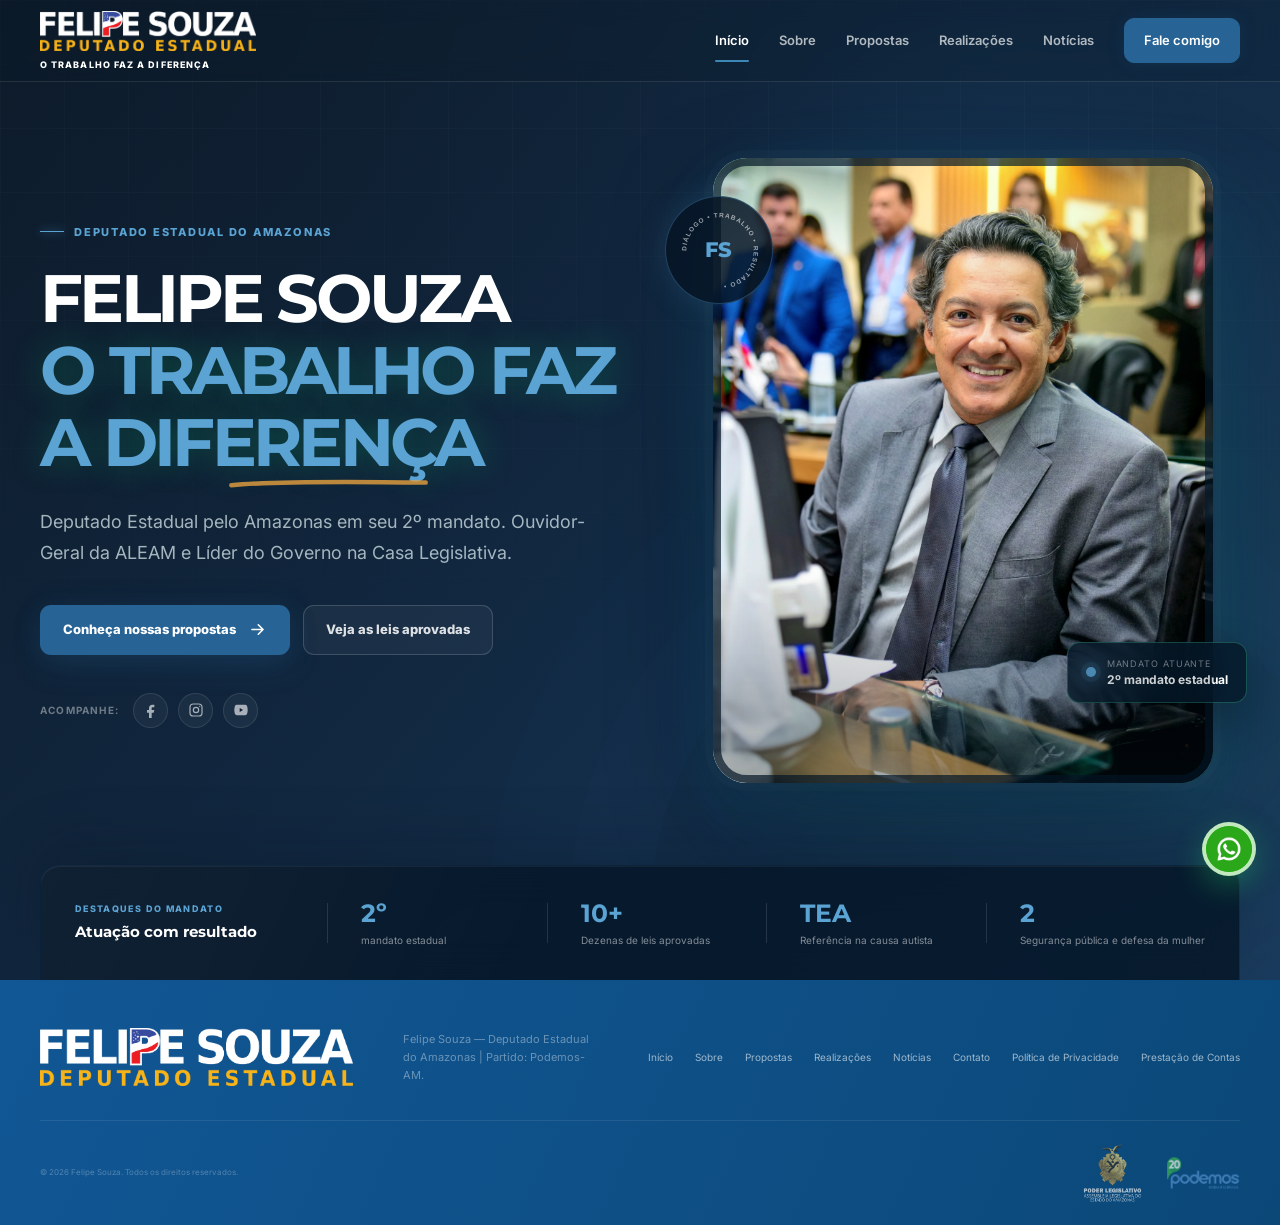
<file: index.html>
<!DOCTYPE html>
<html lang="pt-BR">
<head>
  <meta charset="UTF-8">
  <meta name="viewport" content="width=device-width, initial-scale=1.0">
  <meta name="theme-color" content="#0a1a2e">
  <meta name="description" content="Site institucional do Deputado Estadual Felipe Souza — Amazonas. Trabalho, diálogo e resultados para a população amazonense.">
  <meta property="og:title" content="Felipe Souza | Deputado Estadual do Amazonas">
  <meta property="og:description" content="O trabalho faz a diferença na vida das pessoas — 2º mandato como deputado estadual, Ouvidor-Geral da ALEAM e Líder do Governo.">
  <meta property="og:type" content="website">
  <meta property="og:image" content="imagens do deputado/IMG_0716.JPG.jpeg">
  <link rel="icon" type="image/png" href="assets/favicon.png">
  <title>Felipe Souza | Deputado Estadual do Amazonas</title>
  <link rel="stylesheet" href="css/style.css">
  <link rel="stylesheet" href="css/responsive.css">
</head>
<body class="home-page">
  <a class="skip-link" href="#inicio">Pular para o conteúdo</a>

  <div class="page-orbs" aria-hidden="true">
    <span class="orb orb-one"></span>
    <span class="orb orb-two"></span>
    <span class="orb orb-three"></span>
  </div>

  <header class="site-header" id="site-header">
    <div class="container nav-wrap">
      <a aria-label='Felipe Souza — início' class='brand' href='/'>
        <img class="brand-logo-img" src="assets/logo-DEP-FS-BRANCA-horizontal.png" alt="Felipe Souza">
        <span class="brand-copy brand-slogan"><small>O TRABALHO FAZ A DIFERENÇA</small></span>
      </a>

      <button class="menu-toggle" type="button" aria-label="Abrir menu" aria-expanded="false" aria-controls="main-nav">
        <span></span><span></span><span></span>
      </button>

      <nav class="main-nav" id="main-nav" aria-label="Navegação principal">
        <a class='nav-link active' href='/'>Início</a>
        <a class='nav-link' href='/sobre'>Sobre</a>
        <a class='nav-link' href='/propostas'>Propostas</a>
        <a class='nav-link' href='/realizacoes'>Realizações</a>
        <a class='nav-link' href='/noticias'>Notícias</a>
        <a class='nav-link nav-contact' href='/contato'>Fale comigo</a>
      </nav>
    </div>
  </header>

  <main>
    <section class="hero" id="inicio">
      <div class="hero-grid" aria-hidden="true"></div>
      <div class="container hero-layout">
        <div class="hero-copy reveal">
          <div class="eyebrow"><span></span> Deputado Estadual do Amazonas</div>
          <h1>FELIPE SOUZA <em>O TRABALHO FAZ A DIFERENÇA</em></h1>
          <p>Deputado Estadual pelo Amazonas em seu 2º mandato. Ouvidor-Geral da ALEAM e Líder do Governo na Casa Legislativa.</p>
          <div class="hero-actions">
            <a class='button button-primary' href='/propostas'>
              Conheça nossas propostas
              <svg viewBox="0 0 24 24" aria-hidden="true"><path d="M5 12h14M13 6l6 6-6 6"/></svg>
            </a>
            <a class='button button-ghost' href='/realizacoes'>Veja as leis aprovadas</a>
          </div>

          <div class="hero-social" aria-label="Redes sociais">
            <span>Acompanhe:</span>
            <a href="https://www.facebook.com/felipesouza.amazonas" target="_blank" rel="noopener noreferrer" aria-label="Facebook">
              <svg viewBox="0 0 24 24" aria-hidden="true"><path d="M14 8h3V4h-3c-3 0-5 2-5 5v3H6v4h3v8h4v-8h3l1-4h-4V9c0-.6.4-1 1-1z"/></svg>
            </a>
            <a href="https://www.instagram.com/felipesouza.am/" target="_blank" rel="noopener noreferrer" aria-label="Instagram">
              <svg viewBox="0 0 24 24" aria-hidden="true"><rect x="3" y="3" width="18" height="18" rx="5"/><circle cx="12" cy="12" r="4"/><circle class="fill-dot" cx="17.5" cy="6.5" r="1"/></svg>
            </a>
            <a href="https://youtube.com/" target="_blank" rel="noopener noreferrer" aria-label="YouTube">
              <svg viewBox="0 0 24 24" aria-hidden="true"><path d="M22 12s0-4-1-6c-.5-1-1.4-1.5-2.5-1.7C16.5 4 12 4 12 4s-4.5 0-6.5.3C4.4 4.5 3.5 5 3 6c-1 2-1 6-1 6s0 4 1 6c.5 1 1.4 1.5 2.5 1.7 2 .3 6.5.3 6.5.3s4.5 0 6.5-.3c1.1-.2 2-.7 2.5-1.7 1-2 1-6 1-6z"/><path class="play" d="m10 9 5 3-5 3z"/></svg>
            </a>
          </div>
        </div>

        <div class="hero-visual reveal" data-delay="150">
          <div class="portrait-shell">
            <div class="portrait-glow"></div>
            <div class="portrait-frame">
              <img
                class="portrait-art"
                src="imagens do deputado/foto-home-felipe-souza.jpeg"
                alt="Retrato institucional do Deputado Felipe Souza"
                width="1553"
                height="2048"
                fetchpriority="high"
              >
            </div>
            <div class="mandate-card">
              <span class="status-dot"></span>
              <div>
                <small>Mandato atuante</small>
                <strong>2º mandato estadual</strong>
              </div>
            </div>
            <div class="hero-seal">
              <svg viewBox="0 0 120 120" aria-hidden="true">
                <defs><path id="circlePath" d="M60,60 m-43,0 a43,43 0 1,1 86,0 a43,43 0 1,1 -86,0"/></defs>
                <text><textPath href="#circlePath">DIÁLOGO • TRABALHO • RESULTADO • </textPath></text>
              </svg>
              <span>FS</span>
            </div>
          </div>
        </div>
      </div>

      <div class="container impact-strip reveal" data-delay="250">
        <div class="impact-intro">
          <small>Destaques do mandato</small>
          <strong>Atuação com resultado</strong>
        </div>
        <div class="impact-item">
          <strong>2º</strong>
          <span>mandato estadual</span>
        </div>
        <div class="impact-item">
          <strong>10+</strong>
          <span>Dezenas de leis aprovadas</span>
        </div>
        <div class="impact-item">
          <strong>TEA</strong>
          <span>Referência na causa autista</span>
        </div>
        <div class="impact-item">
          <strong>2</strong>
          <span>Segurança pública e defesa da mulher</span>
        </div>
      </div>
    </section>

    <section class="section about" id="sobre">
      <div class="container about-layout">
        <div class="about-visual reveal">
          <div class="about-image">
            <div class="about-pattern"></div>
            <div class="about-monogram">FS</div>
            <div class="about-lines"></div>
            <span class="about-quote">Trabalho que<br>chega até você.</span>
            <img class="about-destaque" src="imagens do deputado/IMG_9607.JPG.jpeg" alt="Felipe Souza em destaque" width="1400" height="933" loading="lazy">
          </div>
          <div class="experience-badge">
            <strong>10+</strong>
            <span>anos de vida pública</span>
          </div>
        </div>

        <div class="about-copy reveal" data-delay="100">
          <div class="section-label">Quem é</div>
          <h2>Felipe Souza — <span>trajetória de serviço.</span></h2>
          <p class="lead">Luís Felipe Silva de Souza nasceu em Manaus, é engenheiro civil e empresário, casado e pai de três filhas. Filho do ex-vereador Luizinho Souza, cresceu acompanhando a vida pública desde a adolescência.</p>
          <p>Sua trajetória começou em 2012, quando foi eleito vereador de Manaus. Em 2022 foi reeleito Deputado Estadual com 50.454 votos, sendo o terceiro mais votado do Amazonas. Hoje exerce as funções de Ouvidor-Geral da ALEAM, Líder do Governo, Presidente da Comissão de Turismo e membro de importantes comissões.</p>

          <div class="values-grid">
            <div class="value-item">
              <span class="value-icon">
                <svg viewBox="0 0 24 24" aria-hidden="true"><path d="M12 3 4 7v5c0 5 3.4 8.5 8 9.8 4.6-1.3 8-4.8 8-9.8V7z"/><path d="m8.5 12 2.2 2.2 4.8-5"/></svg>
              </span>
              <div><strong>Defesa da Mulher</strong><small>Combate à violência e políticas públicas</small></div>
            </div>
            <div class="value-item">
              <span class="value-icon">
                <svg viewBox="0 0 24 24" aria-hidden="true"><path d="M5 20V10M12 20V4M19 20v-7M3 20h18"/></svg>
              </span>
              <div><strong>Segurança Pública</strong><small>Valorização das forças de segurança</small></div>
            </div>
            <div class="value-item">
              <span class="value-icon">
                <svg viewBox="0 0 24 24" aria-hidden="true"><path d="M16 11c1.7 0 3-1.3 3-3s-1.3-3-3-3M8 11c-1.7 0-3-1.3-3-3s1.3-3 3-3M12 13c2.2 0 4-1.8 4-4s-1.8-4-4-4-4 1.8-4 4 1.8 4 4 4zM4 21v-2c0-2.2 1.8-4 4-4h8c2.2 0 4 1.8 4 4v2"/></svg>
              </span>
              <div><strong>Causa Autista</strong><small>Inclusão e garantia de direitos</small></div>
            </div>
          </div>
          <a class='text-link' href='/sobre'>Conheça mais sobre minha trajetória <span>→</span></a>
        </div>
      </div>
    </section>

    <section class="section projects" id="projetos">
      <div class="container">
        <div class="section-heading reveal">
          <div>
            <div class="section-label">Propostas</div>
            <h2>Compromissos para um <span>Amazonas mais justo.</span></h2>
          </div>
          <p>Propostas construídas com participação popular e compromisso com resultados que fazem diferença no dia a dia do amazonense.</p>
        </div>

        <div class="project-grid">
          <article class="project-card project-featured reveal">
            <div class="project-art art-women">
              <span class="project-number">01</span>
              <img class="topic-photo" src="imagens do deputado/IMG_0716.JPG.jpeg" alt="Deputado Felipe Souza em agenda parlamentar" width="1400" height="933" loading="lazy">
            </div>
            <div class="project-body">
              <span class="tag">Direitos da Mulher</span>
              <h3>MULHERES</h3>
              <p>Leis que protegem, acolhem e empoderam. Da Lei do Spray ao combate à violência obstétrica — a mulher amazonense tem vez e voz.</p>
              <a aria-label='Saiba mais sobre Direitos da Mulher' href='/propostas'>Saiba mais <span>↗</span></a>
            </div>
          </article>

          <article class="project-card reveal" data-delay="80">
            <div class="project-art art-autism">
              <span class="project-number">02</span>
              <img class="topic-photo" src="imagens do deputado/IMG_6772.JPG.jpeg" alt="Deputado Felipe Souza em atividade legislativa" width="1400" height="933" loading="lazy">
            </div>
            <div class="project-body">
              <span class="tag">Inclusão</span>
              <h3>AUTISMO</h3>
              <p>Inclusão é prioridade. Matrícula prioritária, teste de triagem e centros especializados para pessoas com TEA no Amazonas.</p>
              <a aria-label='Saiba mais sobre Autismo' href='/propostas'>Saiba mais <span>↗</span></a>
            </div>
          </article>

          <article class="project-card reveal" data-delay="160">
            <div class="project-art art-security">
              <span class="project-number">03</span>
              <img class="topic-photo" src="imagens do deputado/IMG_8960.JPG.jpeg" alt="Deputado Felipe Souza em sessão parlamentar" width="1400" height="933" loading="lazy">
            </div>
            <div class="project-body">
              <span class="tag">Segurança</span>
              <h3>SEGURANÇA PÚBLICA</h3>
              <p>Valorização dos profissionais e combate ao crime organizado. Segurança que respeita e protege a população.</p>
              <a aria-label='Saiba mais sobre Segurança Pública' href='/propostas'>Saiba mais <span>↗</span></a>
            </div>
          </article>

          <article class="project-card reveal" data-delay="240">
            <div class="project-art art-security">
              <span class="project-number">04</span>
              <img class="topic-photo" src="imagens do deputado/IMG_0708.JPG.jpeg" alt="Deputado Felipe Souza em compromisso institucional" width="1400" height="933" loading="lazy">
            </div>
            <div class="project-body">
              <span class="tag">Turismo</span>
              <h3>TURISMO SUSTENTÁVEL</h3>
              <p>Amazonas de portas abertas para o mundo. Incentivo ao ecoturismo, cultura local e geração de emprego.</p>
              <a aria-label='Saiba mais sobre Turismo Sustentável' href='/propostas'>Saiba mais <span>↗</span></a>
            </div>
          </article>
        </div>

        <div class="projects-cta reveal">
          <p><span>+</span> Mais propostas estão sendo construídas com você.</p>
          <a class='button button-outline' href='/contato'>Compartilhe sua ideia</a>
        </div>
      </div>
    </section>

    <section class="section news" id="noticias">
      <div class="container">
        <div class="section-heading news-heading reveal">
          <div>
            <div class="section-label">Notícias</div>
            <h2>Mandato em <span>movimento.</span></h2>
          </div>
          <a class='text-link' href='/noticias'>Ver todas as notícias <span>→</span></a>
        </div>

        <div class="news-grid">
          <article class="news-card news-main reveal">
            <div class="news-cover cover-one">
              <span class="news-category">Em destaque</span>
              <img class="topic-photo" src="assets/noticias/lei-spray-defesa-mulheres-amazonas.jpg" alt="Mulher guarda spray de defesa pessoal na bolsa em passeio por Manaus" width="1600" height="900" loading="lazy">
            </div>
            <div class="news-content">
              <time datetime="2025-09-15">15 SET 2025</time>
              <h3>Lei que autoriza spray de defesa pessoal para mulheres é sancionada</h3>
              <p>Norma regulamenta sprays de extratos vegetais como instrumento de defesa pessoal no Amazonas.</p>
              <a href='/noticias/lei-spray'>Continuar lendo <span>→</span></a>
            </div>
          </article>

          <div class="news-side">
            <article class="news-card news-horizontal reveal" data-delay="80">
              <div class="news-thumb cover-two">
                <img class="topic-photo" src="assets/noticias/matricula-prioritaria-autismo-perto-de-casa.jpg" alt="Mãe acompanha filho com fones de ouvido até a escola" width="1600" height="900" loading="lazy">
              </div>
              <div class="news-content">
                <span class="news-category">Direitos</span>
                <time datetime="2025-07-15">15 JUL 2025</time>
                <h3>Alunos com autismo passam a ter prioridade em matrícula perto de casa</h3>
                <a aria-label='Ler notícia sobre Matrícula TEA' href='/noticias/matricula-tea'>Ler notícia <span>→</span></a>
              </div>
            </article>

            <article class="news-card news-horizontal reveal" data-delay="140">
              <div class="news-thumb cover-three">
                <img class="topic-photo" src="assets/noticias/turismo-novas-rotas-economia-interior.jpg" alt="Reunião de planejamento de novas rotas de turismo no interior do Amazonas" width="1600" height="900" loading="lazy">
              </div>
              <div class="news-content">
                <span class="news-category">Turismo</span>
                <time datetime="2025-06-02">02 JUN 2025</time>
                <h3>Comissão de Turismo discute novas rotas para impulsionar a economia</h3>
                <a aria-label='Ler notícia sobre Comissão de Turismo' href='/noticias/comissao-turismo'>Ler notícia <span>→</span></a>
              </div>
            </article>
          </div>
        </div>
      </div>
    </section>

    <section class="section contact" id="contato-home">
      <div class="contact-grid-bg" aria-hidden="true"></div>
      <div class="container contact-layout">
        <div class="contact-copy reveal">
          <div class="section-label light">Contato</div>
          <h2>Sua voz faz parte <span>deste trabalho.</span></h2>
          <p>Tem uma ideia, sugestão ou precisa falar com a nossa equipe? Escolha o canal que preferir. Estamos aqui para ouvir.</p>

          <div class="contact-methods">
            <a class="whatsapp-card" href="https://wa.me/559294698262?text=Ol%C3%A1%2C%20gostaria%20de%20falar%20com%20o%20gabinete%20do%20Deputado%20Felipe%20Souza." target="_blank" rel="noopener noreferrer">
              <span class="contact-icon">
                <img src="assets/whatsapp.png" alt="" width="32" height="32" loading="lazy">
              </span>
              <span><small>Fale pelo WhatsApp</small><strong>(92) 9469-8262</strong></span>
              <span class="method-arrow">↗</span>
            </a>

            <div class="contact-row">
              <a href="mailto:contato@felipesouza.am.gov.br">
                <span class="contact-icon">
                  <svg viewBox="0 0 24 24" aria-hidden="true"><rect x="3" y="5" width="18" height="14" rx="2"/><path d="m4 7 8 6 8-6"/></svg>
                </span>
                <span><small>E-mail</small><strong>contato@felipesouza.am.gov.br</strong></span>
              </a>
              <div>
                <span class="contact-icon">
                  <svg viewBox="0 0 24 24" aria-hidden="true"><path d="M20 10c0 5-8 11-8 11S4 15 4 10a8 8 0 1 1 16 0z"/><circle cx="12" cy="10" r="2.5"/></svg>
                </span>
                <span><small>Gabinete</small><strong>Manaus — AM</strong></span>
              </div>
            </div>
          </div>

          <div class="contact-social">
            <span>Siga nas redes</span>
            <a href="https://www.facebook.com/felipesouza.amazonas" target="_blank" rel="noopener noreferrer">Facebook</a>
            <a href="https://www.instagram.com/felipesouza.am/" target="_blank" rel="noopener noreferrer">Instagram</a>
            <a href="https://youtube.com/" target="_blank" rel="noopener noreferrer">YouTube</a>
          </div>
        </div>

        <div class="contact-form-card reveal" data-delay="120">
          <div class="form-heading">
            <span>Envie uma mensagem</span>
            <small>Respondemos o mais breve possível.</small>
          </div>

          <form id="contact-form" novalidate>
            <div class="field">
              <label for="name">Nome completo</label>
              <input type="text" id="name" name="name" placeholder="Como podemos chamar você?" autocomplete="name" required>
              <small class="field-error"></small>
            </div>

            <div class="form-row">
              <div class="field">
                <label for="email">E-mail</label>
                <input type="email" id="email" name="email" placeholder="seu@email.com" autocomplete="email" required>
                <small class="field-error"></small>
              </div>
              <div class="field">
                <label for="phone">Telefone</label>
                <input type="tel" id="phone" name="phone" placeholder="(00) 00000-0000" autocomplete="tel">
                <small class="field-error"></small>
              </div>
            </div>

            <div class="field">
              <label for="subject">Assunto</label>
              <div class="select-wrap">
                <select id="subject" name="subject" required>
                  <option value="">Selecione um assunto</option>
                  <option value="sugestao">Sugestão de projeto</option>
                  <option value="atendimento">Solicitação de atendimento</option>
                  <option value="agenda">Convite ou agenda</option>
                  <option value="imprensa">Imprensa</option>
                  <option value="outro">Outro assunto</option>
                </select>
              </div>
              <small class="field-error"></small>
            </div>

            <div class="field">
              <label for="message">Mensagem</label>
              <textarea id="message" name="message" rows="5" placeholder="Conte para nós como podemos ajudar..." required></textarea>
              <small class="field-error"></small>
            </div>

            <label class="privacy-check">
              <input type="checkbox" name="privacy" required>
              <span>Concordo com o uso dos dados para retorno deste contato.</span>
            </label>
            <small class="privacy-error"></small>

            <button class="button button-submit" type="submit">
              <span>Enviar mensagem</span>
              <svg viewBox="0 0 24 24" aria-hidden="true"><path d="m3 11 18-8-8 18-2-8zM11 13l5-5"/></svg>
            </button>
            <div class="form-status" role="status" aria-live="polite"></div>
          </form>
        </div>
      </div>
    </section>
  </main>

  <footer class="site-footer">
    <div class="container footer-main">
      <a class='brand footer-brand' href='/'>
        <img class="brand-logo-img" src="assets/logo-DEP-FS-BRANCA-horizontal.png" alt="Felipe Souza"></a>
      <p>Felipe Souza — Deputado Estadual do Amazonas | Partido: Podemos-AM.</p>
      <nav aria-label="Links do rodapé">
        <a href='/'>Início</a>
        <a href='/sobre'>Sobre</a>
        <a href='/propostas'>Propostas</a>
        <a href='/realizacoes'>Realizações</a>
        <a href='/noticias'>Notícias</a>
        <a href='/contato'>Contato</a>
        <a href="#">Política de Privacidade</a>
        <a href="#">Prestação de Contas</a>
      </nav>
    </div>
    <div class="container footer-bottom">
      <span>© <span data-current-year></span> Felipe Souza. Todos os direitos reservados.</span>
      <span class="footer-logos">
        <img src="logos/LOGO-ALEAM-VERTICAL-DOURADA-E-BRANCA.png" alt="ALEAM" height="28" style="opacity:0.7">
        <img src="logos/PODEMOS-AZUL-CLARO-E-VERDE.png" alt="Podemos" height="24" style="opacity:0.7; margin-left:12px">
      </span>
    </div>
  </footer>

  <a class="floating-whatsapp" href="https://wa.me/559294698262?text=Ol%C3%A1%2C%20gostaria%20de%20falar%20com%20o%20gabinete%20do%20Deputado%20Felipe%20Souza." target="_blank" rel="noopener noreferrer" aria-label="Falar pelo WhatsApp">
    <img src="assets/whatsapp.png" alt="" width="54" height="54" aria-hidden="true">
  </a>

  <script src="js/main.js"></script>
</body>
</html>
</file>
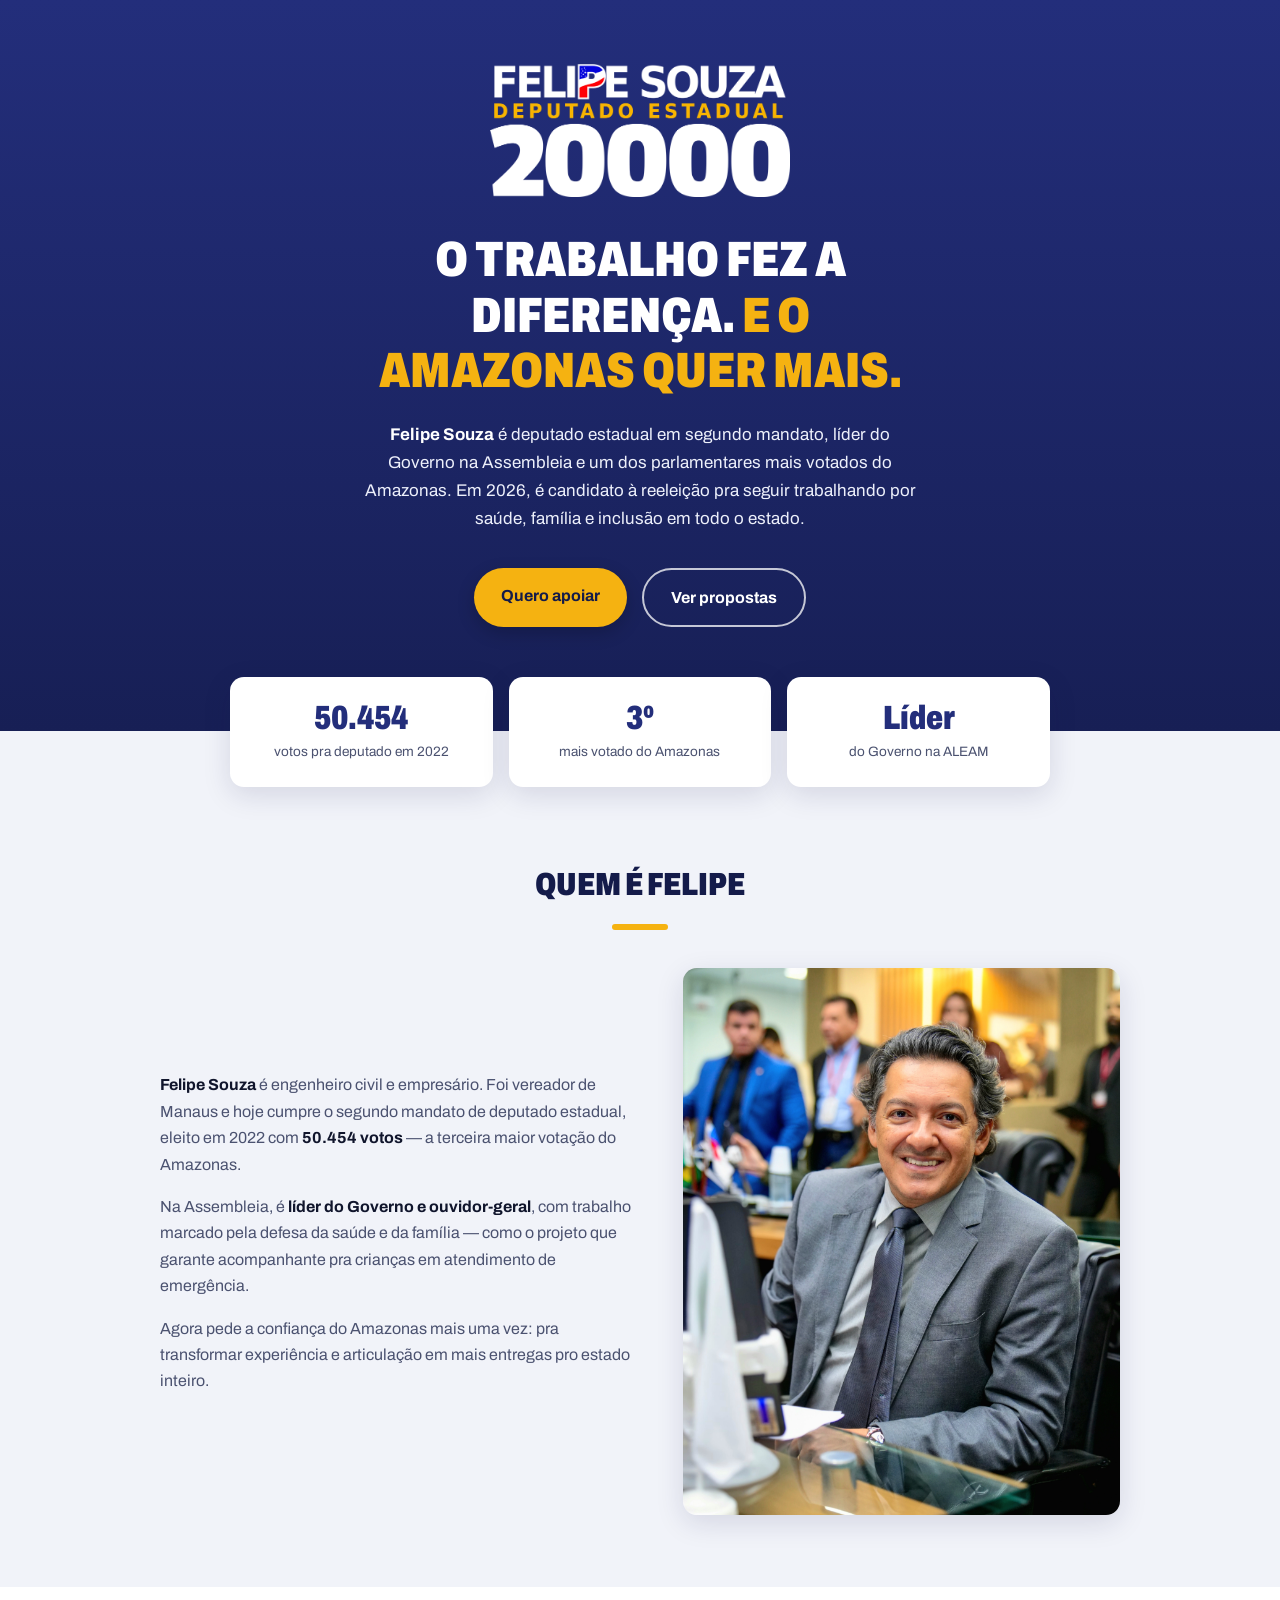
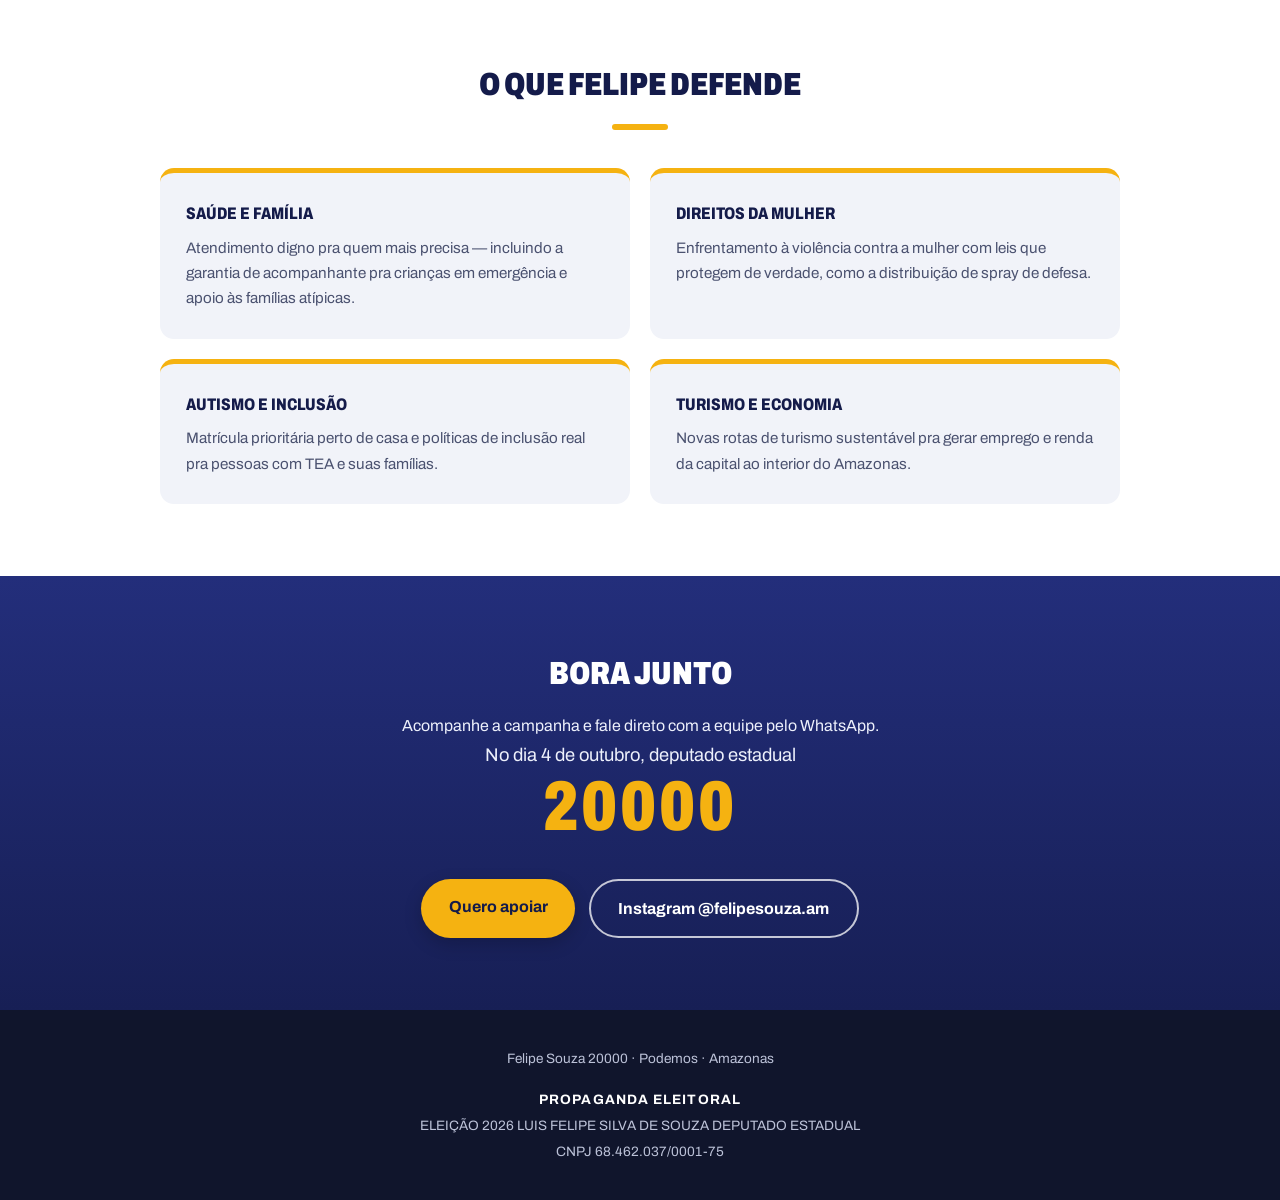
<file: 2026.html>
<!DOCTYPE html>
<html lang="pt-BR">
<head>
<meta charset="UTF-8">
<meta name="viewport" content="width=device-width, initial-scale=1.0">
<title>Felipe Souza 20000 — Deputado Estadual pelo Amazonas</title>
<meta name="description" content="Felipe Souza, deputado estadual em segundo mandato e líder do Governo na ALEAM, é candidato à reeleição. Conheça o trabalho e as propostas.">
<link rel="icon" type="image/png" href="assets/favicon.png">
<link rel="preconnect" href="https://fonts.googleapis.com">
<link rel="preconnect" href="https://fonts.gstatic.com" crossorigin>
<link href="https://fonts.googleapis.com/css2?family=Archivo:wdth,wght@62..125,400..900&display=swap" rel="stylesheet">
<style>
  :root{
    --azul:#232E7B;         /* azul da logo oficial */
    --azul-escuro:#171F55;
    --azul-texto:#141B4A;
    --amarelo:#F5B211;      /* amarelo da logo */
    --papel:#F1F3F9;
    --tinta:#10152C;
    --tinta-suave:#4B5270;
    --branco:#FFFFFF;
    --raio:14px;
    --sombra:0 8px 28px rgba(20,27,74,.13);
  }
  *{margin:0;padding:0;box-sizing:border-box}
  html{scroll-behavior:smooth}
  @media (prefers-reduced-motion: reduce){
    html{scroll-behavior:auto}
    *,*::before,*::after{animation:none!important;transition:none!important}
  }
  body{
    font-family:"Archivo",system-ui,sans-serif;
    font-variation-settings:"wdth" 100;
    background:var(--papel);
    color:var(--tinta);
    line-height:1.65;
  }
  a{color:var(--azul)}
  :focus-visible{outline:3px solid var(--amarelo);outline-offset:3px;border-radius:4px}
  .wrap{max-width:1000px;margin:0 auto;padding:0 1.25rem}

  .hero{
    background:linear-gradient(180deg,var(--azul) 0%,var(--azul-escuro) 100%);
    color:var(--branco);
    text-align:center;
    padding:4rem 1.25rem 6.5rem;
  }
  .logo-hero{width:min(300px,72vw);height:auto;display:block;margin:0 auto 2.2rem}
  h1{
    font-variation-settings:"wdth" 78;
    font-weight:900;
    font-size:clamp(1.9rem,4.6vw,3.1rem);
    line-height:1.12;
    text-transform:uppercase;
    max-width:22ch;
    margin:0 auto;
  }
  h1 .destaque{color:var(--amarelo)}
  .hero .sub{margin:1.4rem auto 0;max-width:56ch;font-size:1.06rem;color:#EDF0FB}
  .hero .sub strong{color:var(--branco)}
  .cta-row{margin-top:2.2rem;display:flex;gap:.9rem;flex-wrap:wrap;justify-content:center}
  .btn{
    display:inline-block;font-weight:700;text-decoration:none;
    padding:.9rem 1.7rem;font-size:1rem;border-radius:999px;
    transition:transform .12s ease,filter .12s ease;
  }
  .btn:hover{transform:translateY(-1px);filter:brightness(1.05)}
  .btn-amarelo{background:var(--amarelo);color:var(--azul-texto);box-shadow:0 6px 18px rgba(0,0,0,.2)}
  .btn-linha{border:2px solid rgba(255,255,255,.75);color:var(--branco)}

  .numeros{
    max-width:860px;margin:-3.4rem auto 0;padding:0 1.25rem;position:relative;
    display:grid;grid-template-columns:repeat(3,1fr);gap:1rem;
  }
  .numeros > div{
    background:var(--branco);border-radius:var(--raio);box-shadow:var(--sombra);
    padding:1.4rem 1rem;text-align:center;
  }
  .numeros b{
    display:block;font-variation-settings:"wdth" 75;font-weight:900;
    font-size:clamp(1.6rem,3.2vw,2.1rem);color:var(--azul);line-height:1.15;
  }
  .numeros span{font-size:.85rem;color:var(--tinta-suave)}

  section{padding:4.5rem 0}
  h2{
    font-variation-settings:"wdth" 78;font-weight:900;text-transform:uppercase;
    font-size:clamp(1.5rem,3.4vw,2rem);color:var(--azul-texto);text-align:center;margin-bottom:.8rem;
  }
  .risco{width:3.5rem;height:.35rem;background:var(--amarelo);border-radius:99px;margin:0 auto 2.4rem}

  .bio{display:grid;grid-template-columns:1.05fr .95fr;gap:2.5rem;align-items:center}
  .bio-texto p{margin-bottom:1rem;color:var(--tinta-suave)}
  .bio-texto p strong{color:var(--tinta)}
  .foto-card{border-radius:var(--raio);overflow:hidden;box-shadow:var(--sombra);aspect-ratio:4/5}
  .foto-card img{display:block;width:100%;height:100%;object-fit:cover;object-position:50% 20%}

  .pautas-sec{background:var(--branco)}
  .pautas{display:grid;grid-template-columns:1fr 1fr;gap:1.25rem}
  .pauta{background:var(--papel);border-radius:var(--raio);padding:1.7rem 1.6rem;border-top:5px solid var(--amarelo)}
  .pauta h3{
    font-variation-settings:"wdth" 80;font-weight:800;font-size:1.05rem;
    text-transform:uppercase;color:var(--azul-texto);margin-bottom:.5rem;
  }
  .pauta p{font-size:.95rem;color:var(--tinta-suave)}

  .contato{
    background:linear-gradient(180deg,var(--azul) 0%,var(--azul-escuro) 100%);
    color:var(--branco);text-align:center;
  }
  .contato h2{color:var(--branco)}
  .contato p{color:#EDF0FB;max-width:56ch;margin:0 auto}
  .num20000{margin:2rem auto 2.2rem;font-size:1.15rem}
  .num20000 b{
    display:block;color:var(--amarelo);
    font-variation-settings:"wdth" 74;font-weight:900;
    font-size:clamp(3rem,8.5vw,4.4rem);line-height:1.05;letter-spacing:.04em;
  }
  .contato .site-link{margin-top:1.6rem}
  .contato a.link-claro{color:var(--amarelo);font-weight:700;text-decoration:none}
  .contato a.link-claro:hover{text-decoration:underline}

  footer{
    background:var(--tinta);color:#BCC2D8;padding:2.2rem 1.25rem;
    font-size:.85rem;text-align:center;line-height:1.9;
  }
  footer .selo{
    font-weight:700;text-transform:uppercase;letter-spacing:.08em;
    color:var(--branco);margin-top:1rem;
  }
  @media (max-width:760px){
    .hero{padding:3rem 1.25rem 5.5rem}
    .numeros{grid-template-columns:1fr;max-width:420px}
    .bio{grid-template-columns:1fr;gap:2rem}
    .foto-card{max-width:420px;margin:0 auto;width:100%}
    .pautas{grid-template-columns:1fr}
    section{padding:3.5rem 0}
  }
</style>
</head>
<body>

<header class="hero">
  <img class="logo-hero" src="assets/logo-20000-branca.png" alt="Felipe Souza 20000 — Deputado Estadual" width="760" height="337">
  <h1>O trabalho fez a diferença. <span class="destaque">E o Amazonas quer mais.</span></h1>
  <p class="sub"><strong>Felipe Souza</strong> é deputado estadual em segundo mandato, líder do Governo na Assembleia e um dos parlamentares mais votados do Amazonas. Em 2026, é candidato à reeleição pra seguir trabalhando por saúde, família e inclusão em todo o estado.</p>
  <div class="cta-row">
    <a class="btn btn-amarelo" href="https://apoie.felipesouzaam.com/apoie?utm_source=site&utm_medium=botao&utm_campaign=site2026">Quero apoiar</a>
    <a class="btn btn-linha" href="#propostas">Ver propostas</a>
  </div>
</header>

<div class="numeros" role="list" aria-label="Números da trajetória">
  <div role="listitem"><b>50.454</b><span>votos pra deputado em 2022</span></div>
  <div role="listitem"><b>3º</b><span>mais votado do Amazonas</span></div>
  <div role="listitem"><b>Líder</b><span>do Governo na ALEAM</span></div>
</div>

<section id="quem-e">
  <div class="wrap">
    <h2>Quem é Felipe</h2>
    <div class="risco"></div>
    <div class="bio">
      <div class="bio-texto">
        <p><strong>Felipe Souza</strong> é engenheiro civil e empresário. Foi vereador de Manaus e hoje cumpre o segundo mandato de deputado estadual, eleito em 2022 com <strong>50.454 votos</strong> — a terceira maior votação do Amazonas.</p>
        <p>Na Assembleia, é <strong>líder do Governo e ouvidor-geral</strong>, com trabalho marcado pela defesa da saúde e da família — como o projeto que garante acompanhante pra crianças em atendimento de emergência.</p>
        <p>Agora pede a confiança do Amazonas mais uma vez: pra transformar experiência e articulação em mais entregas pro estado inteiro.</p>
      </div>
      <div class="foto-card">
        <img src="imagens do deputado/foto-home-felipe-souza.jpeg" alt="Deputado Felipe Souza sorrindo" width="800" height="1000">
      </div>
    </div>
  </div>
</section>

<section id="propostas" class="pautas-sec">
  <div class="wrap">
    <h2>O que Felipe defende</h2>
    <div class="risco"></div>
    <div class="pautas">
      <div class="pauta">
        <h3>Saúde e família</h3>
        <p>Atendimento digno pra quem mais precisa — incluindo a garantia de acompanhante pra crianças em emergência e apoio às famílias atípicas.</p>
      </div>
      <div class="pauta">
        <h3>Direitos da mulher</h3>
        <p>Enfrentamento à violência contra a mulher com leis que protegem de verdade, como a distribuição de spray de defesa.</p>
      </div>
      <div class="pauta">
        <h3>Autismo e inclusão</h3>
        <p>Matrícula prioritária perto de casa e políticas de inclusão real pra pessoas com TEA e suas famílias.</p>
      </div>
      <div class="pauta">
        <h3>Turismo e economia</h3>
        <p>Novas rotas de turismo sustentável pra gerar emprego e renda da capital ao interior do Amazonas.</p>
      </div>
    </div>
  </div>
</section>

<section class="contato" id="contato">
  <div class="wrap">
    <h2>Bora junto</h2>
    <p>Acompanhe a campanha e fale direto com a equipe pelo WhatsApp.</p>
    <p class="num20000">No dia 4 de outubro, deputado estadual<b>20000</b></p>
    <div class="cta-row">
      <a class="btn btn-amarelo" href="https://apoie.felipesouzaam.com/apoie?utm_source=site&utm_medium=botao&utm_campaign=site2026">Quero apoiar</a>
      <a class="btn btn-linha" href="https://instagram.com/felipesouza.am">Instagram @felipesouza.am</a>
    </div>
  </div>
</section>

<footer>
  <p>Felipe Souza 20000 · Podemos · Amazonas</p>
  <p class="selo">Propaganda Eleitoral</p>
  <p>ELEIÇÃO 2026 LUIS FELIPE SILVA DE SOUZA DEPUTADO ESTADUAL</p>
  <p>CNPJ 68.462.037/0001-75</p>
</footer>

</body>
</html>
</file>
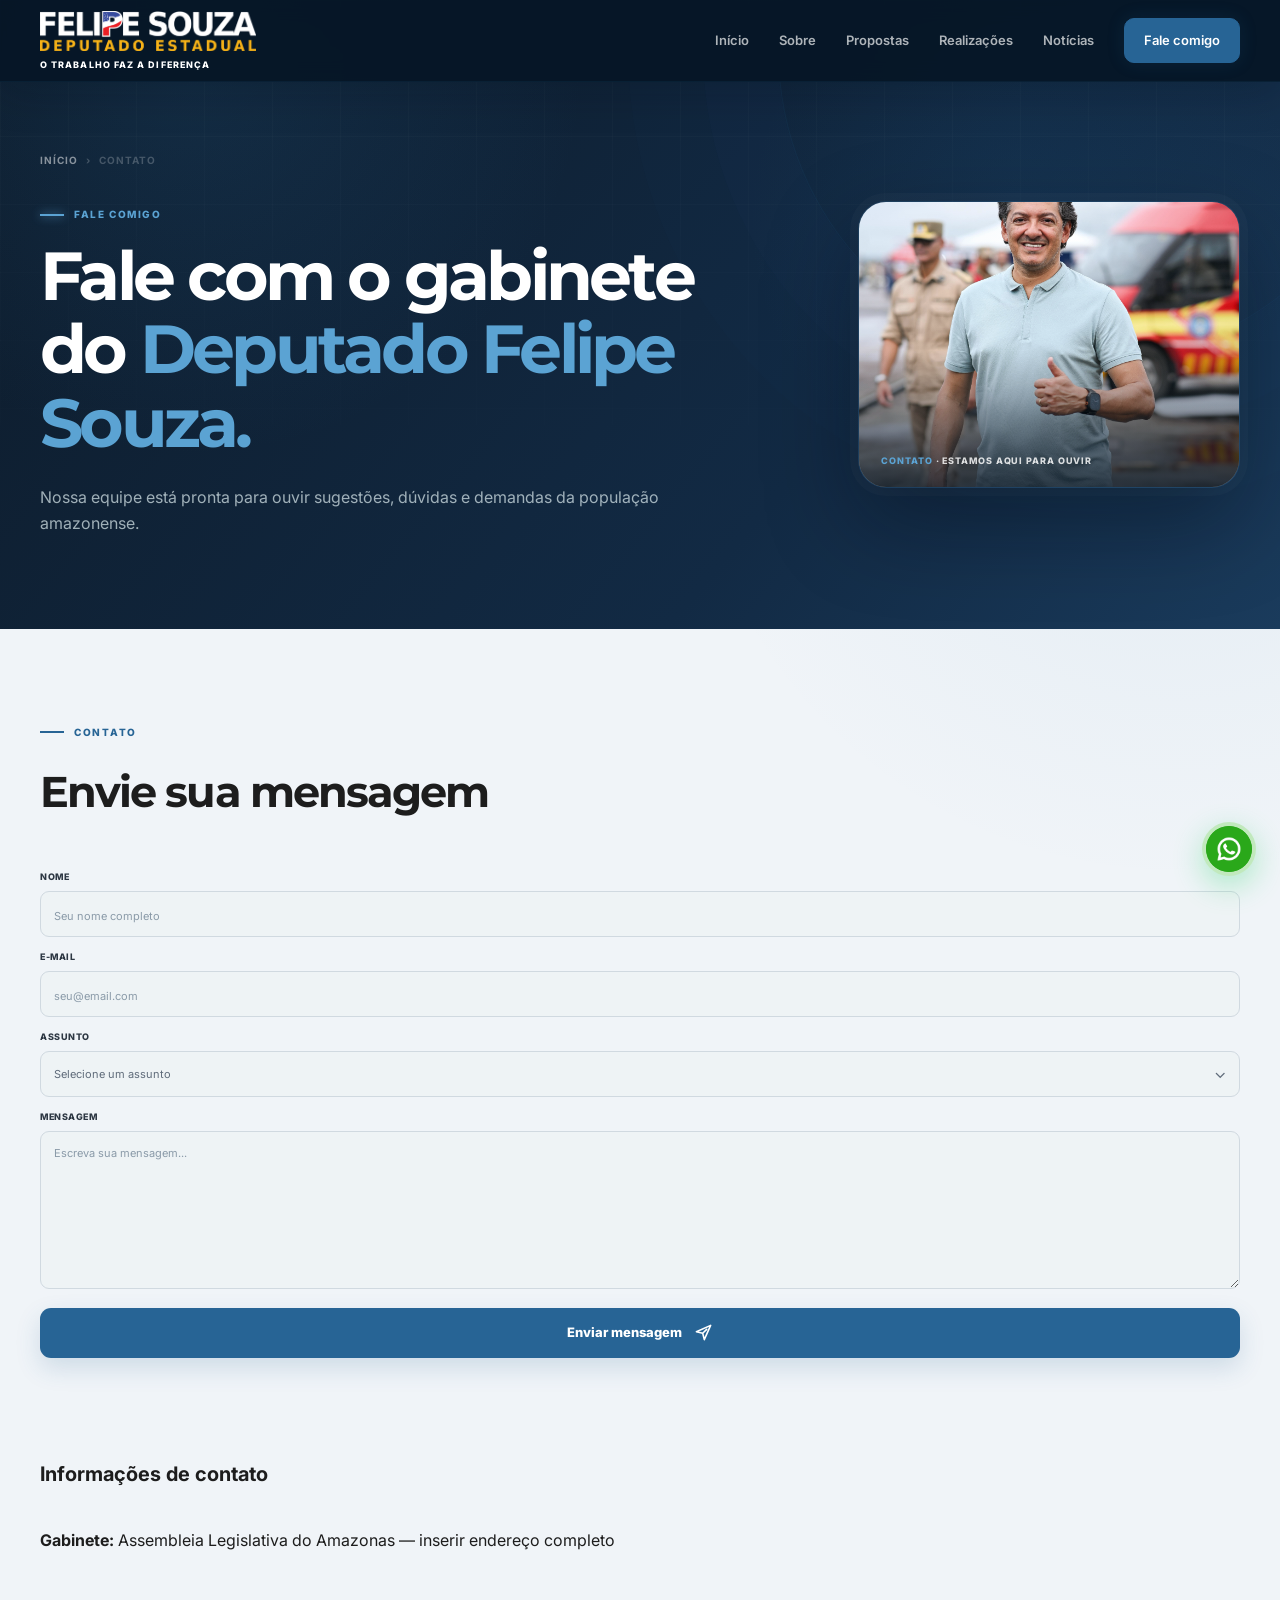
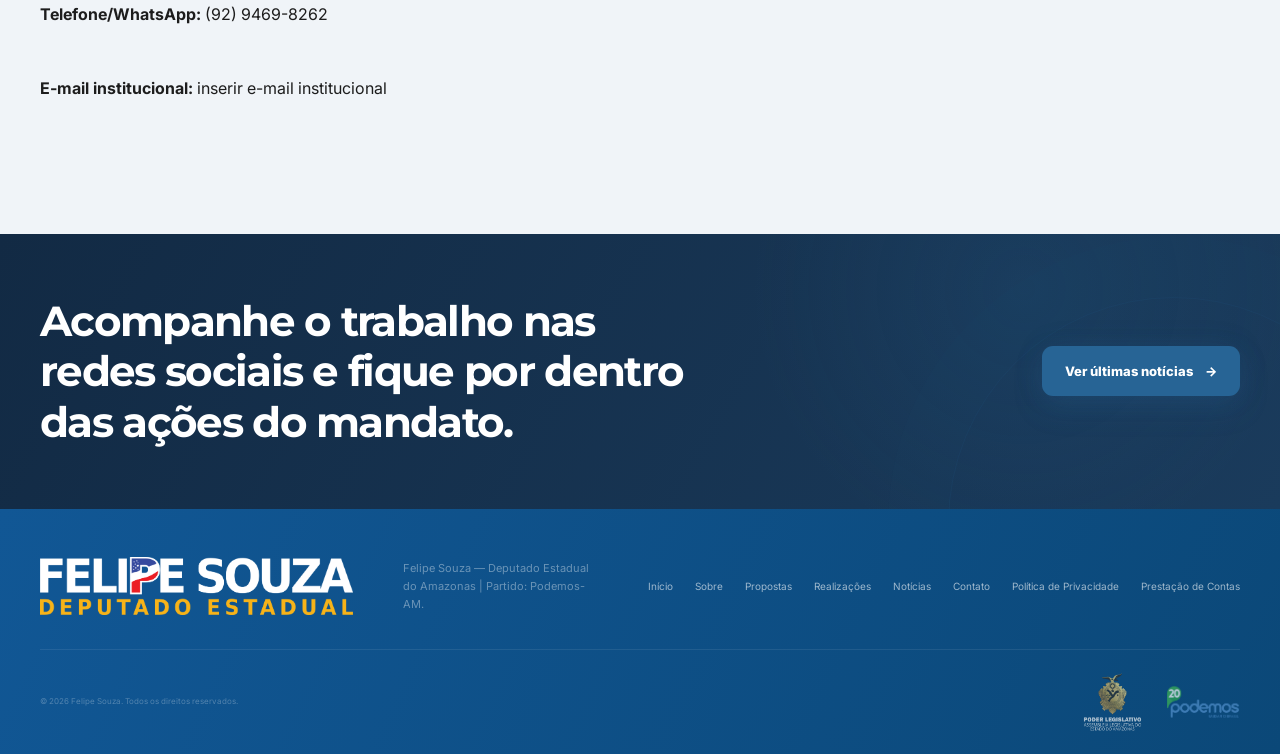
<file: contato.html>
<!DOCTYPE html>
<html lang="pt-BR">
<head>
  <meta charset="UTF-8">
  <meta name="viewport" content="width=device-width, initial-scale=1.0">
  <meta name="theme-color" content="#0a1a2e">
  <meta name="description" content="Entre em contato com o gabinete do Deputado Estadual Felipe Souza — Amazonas.">
  <meta property="og:title" content="Contato | Deputado Felipe Souza">
  <meta property="og:description" content="Fale com o gabinete do Deputado Felipe Souza. Nossa equipe está pronta para ouvir sugestões, dúvidas e demandas da população amazonense.">
  <link rel="icon" type="image/png" href="assets/favicon.png">
  <title>Contato | Deputado Felipe Souza</title>
  <link rel="stylesheet" href="css/style.css">
  <link rel="stylesheet" href="css/responsive.css">
</head>
<body class="detail-page">
  <div class="reading-progress" aria-hidden="true"></div>
  <a class="skip-link" href="#conteudo">Pular para o conteúdo</a>

  <header class="site-header detail-header" id="site-header">
    <div class="container nav-wrap">
      <a aria-label='Felipe Souza — início' class='brand' href='/'><img class="brand-logo-img" src="assets/logo-DEP-FS-BRANCA-horizontal.png" alt="Felipe Souza"><span class="brand-copy brand-slogan"><small>O TRABALHO FAZ A DIFERENÇA</small></span></a>
      <button class="menu-toggle" type="button" aria-label="Abrir menu" aria-expanded="false" aria-controls="main-nav"><span></span><span></span><span></span></button>
      <nav class="main-nav" id="main-nav" aria-label="Navegação principal">
        <a class='nav-link' href='/'>Início</a>
        <a class='nav-link' href='/sobre'>Sobre</a>
        <a class='nav-link' href='/propostas'>Propostas</a>
        <a class='nav-link' href='/realizacoes'>Realizações</a>
        <a class='nav-link' href='/noticias'>Notícias</a>
        <a class='nav-link active nav-contact' href='/contato'>Fale comigo</a>
      </nav>
    </div>
  </header>

  <main id="conteudo">
    <section class="inner-hero">
      <div class="container inner-hero-layout">
        <div class="inner-hero-copy reveal">
          <div class="breadcrumb"><a href='/'>Início</a><span>›</span><span>Contato</span></div>
          <div class="detail-kicker">Fale comigo</div>
          <h1>Fale com o gabinete do <span>Deputado Felipe Souza.</span></h1>
          <p>Nossa equipe está pronta para ouvir sugestões, dúvidas e demandas da população amazonense.</p>
        </div>
        <figure class="detail-photo reveal" data-delay="120">
          <img src="imagens do deputado/IMG_9379.JPG.jpeg" alt="Deputado Felipe Souza" width="1400" height="933" loading="lazy">
          <figcaption><span>Contato</span> · Estamos aqui para ouvir</figcaption>
        </figure>
      </div>
    </section>

    <section class="archive-section">
      <div class="container">
        <div class="archive-toolbar reveal">
          <div><div class="section-label">Contato</div><h2>Envie sua mensagem</h2></div>
        </div>

        <form class="contact-form" method="POST" action="#">
          <div class="field">
            <label for="nome">Nome</label>
            <input type="text" id="nome" name="nome" placeholder="Seu nome completo" autocomplete="name" required>
          </div>
          <div class="field">
            <label for="email">E-mail</label>
            <input type="email" id="email" name="email" placeholder="seu@email.com" autocomplete="email" required>
          </div>
          <div class="field">
            <label for="assunto">Assunto</label>
            <div class="select-wrap">
              <select id="assunto" name="assunto" required>
                <option value="">Selecione um assunto</option>
                <option value="sugestao">Sugestão</option>
                <option value="demanda">Demanda</option>
                <option value="apoio">Apoio</option>
                <option value="parceria">Parceria</option>
                <option value="imprensa">Imprensa</option>
                <option value="outro">Outro</option>
              </select>
            </div>
          </div>
          <div class="field">
            <label for="mensagem">Mensagem</label>
            <textarea id="mensagem" name="mensagem" rows="5" placeholder="Escreva sua mensagem..." required></textarea>
          </div>
          <button class="button button-submit" type="submit">
            <span>Enviar mensagem</span>
            <svg viewBox="0 0 24 24" aria-hidden="true"><path d="m3 11 18-8-8 18-2-8zM11 13l5-5"/></svg>
          </button>
        </form>

        <div style="margin-top: 48px; padding-top: 32px; border-top: 1px solid var(--slate-200);">
          <h3 style="margin-bottom: 20px; font-size: 1.25rem; color: var(--ink);">Informações de contato</h3>
          <div class="contact-info" style="display: grid; gap: 16px;">
            <p><strong>Gabinete:</strong> Assembleia Legislativa do Amazonas — inserir endereço completo</p>
            <p><strong>Telefone/WhatsApp:</strong> <a href="https://wa.me/559294698262" target="_blank" rel="noopener noreferrer">(92) 9469-8262</a></p>
            <p><strong>E-mail institucional:</strong> <a href="mailto:gabinete@felipesouza.am.leg.br">inserir e-mail institucional</a></p>
          </div>
        </div>
      </div>
    </section>

    <section class="detail-cta">
      <div class="container">
        <div><h2>Acompanhe o trabalho nas redes sociais e fique por dentro das ações do mandato.</h2></div>
        <a class='button button-primary' href='/noticias'>Ver últimas notícias <span>→</span></a>
      </div>
    </section>
  </main>

  <footer class="site-footer">
    <div class="container footer-main">
      <a class='brand footer-brand' href='/'><img class="brand-logo-img" src="assets/logo-DEP-FS-BRANCA-horizontal.png" alt="Felipe Souza"></a>
      <p>Felipe Souza — Deputado Estadual do Amazonas | Partido: Podemos-AM.</p>
      <nav aria-label="Links do rodapé"><a href='/'>Início</a><a href='/sobre'>Sobre</a><a href='/propostas'>Propostas</a><a href='/realizacoes'>Realizações</a><a href='/noticias'>Notícias</a><a href='/contato'>Contato</a><a href="#">Política de Privacidade</a><a href="#">Prestação de Contas</a></nav>
    </div>
    <div class="container footer-bottom">
      <span>© <span data-current-year></span> Felipe Souza. Todos os direitos reservados.</span>
      <span class="footer-logos">
        <img src="logos/LOGO-ALEAM-VERTICAL-DOURADA-E-BRANCA.png" alt="ALEAM" height="28" style="opacity:0.7">
        <img src="logos/PODEMOS-AZUL-CLARO-E-VERDE.png" alt="Podemos" height="24" style="opacity:0.7; margin-left:12px">
      </span>
    </div>
  </footer>

  <a class="floating-whatsapp" href="https://wa.me/559294698262" target="_blank" rel="noopener noreferrer" aria-label="Falar pelo WhatsApp">
    <img src="assets/whatsapp.png" alt="" width="54" height="54" loading="lazy">
  </a>
  <script src="js/main.js"></script>
  <script>
    document.querySelector(".contact-form")?.addEventListener("submit", function (e) {
      e.preventDefault();
      const f = this;
      const assunto = f.assunto.options[f.assunto.selectedIndex].text;
      const msg = [
        `Olá! Meu nome é ${f.nome.value.trim()}.`,
        `Assunto: ${assunto}`,
        f.mensagem.value.trim(),
        `E-mail: ${f.email.value.trim()}`
      ].join("\n");
      window.open("https://wa.me/559294698262?text=" + encodeURIComponent(msg), "_blank", "noopener");
      f.reset();
    });
  </script>
</body>
</html>
</file>
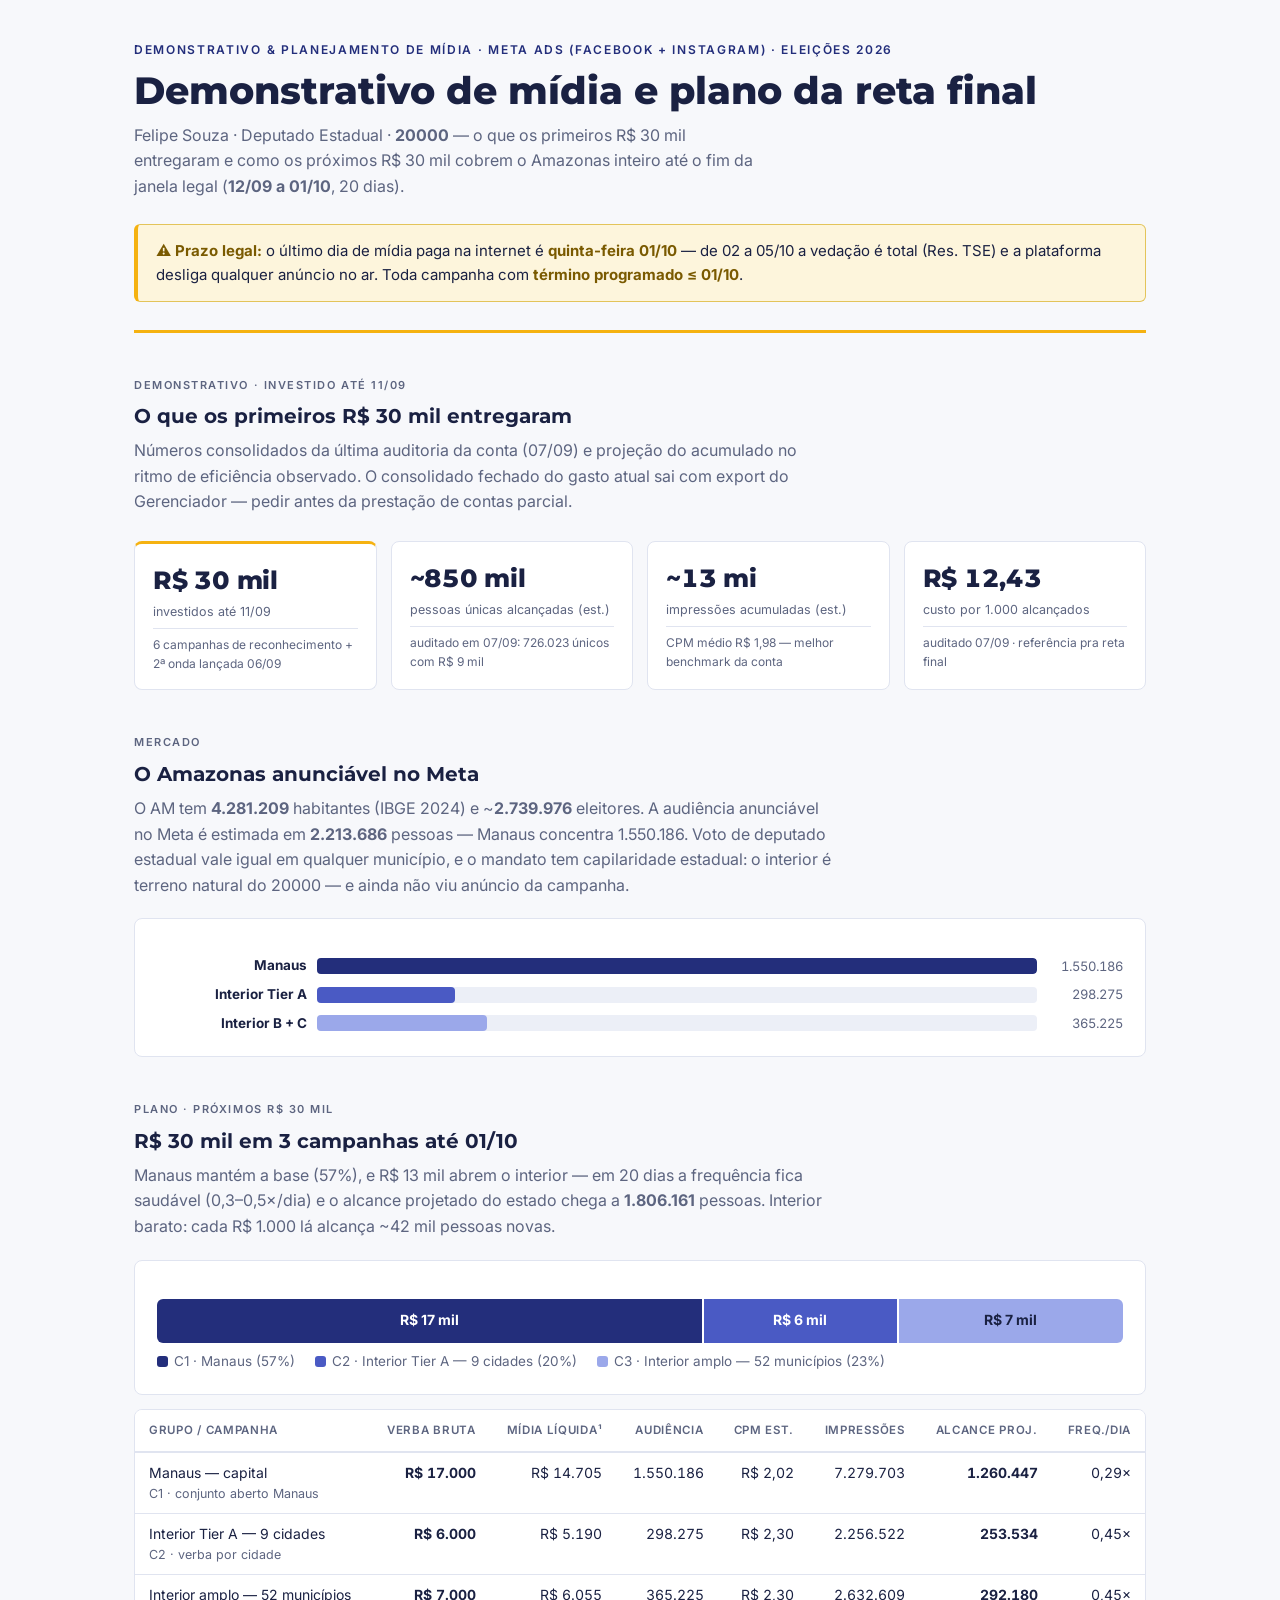
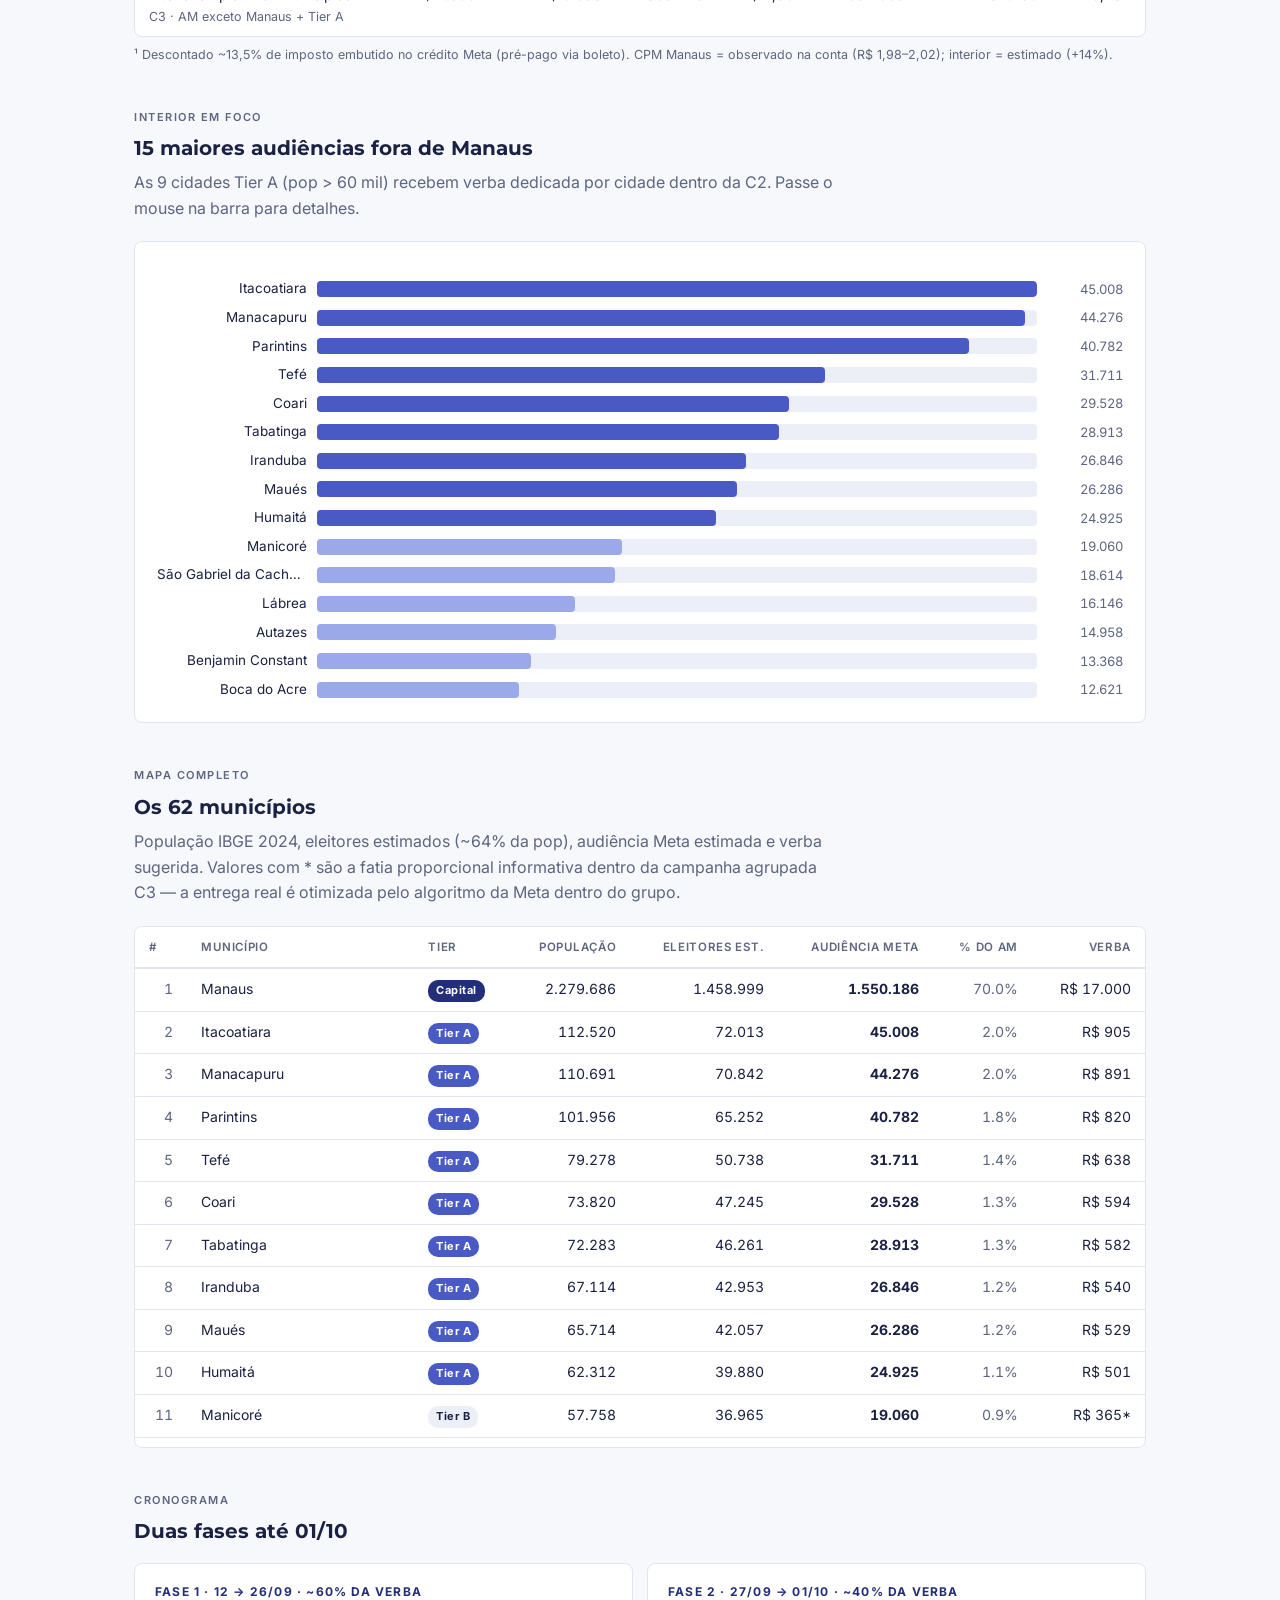
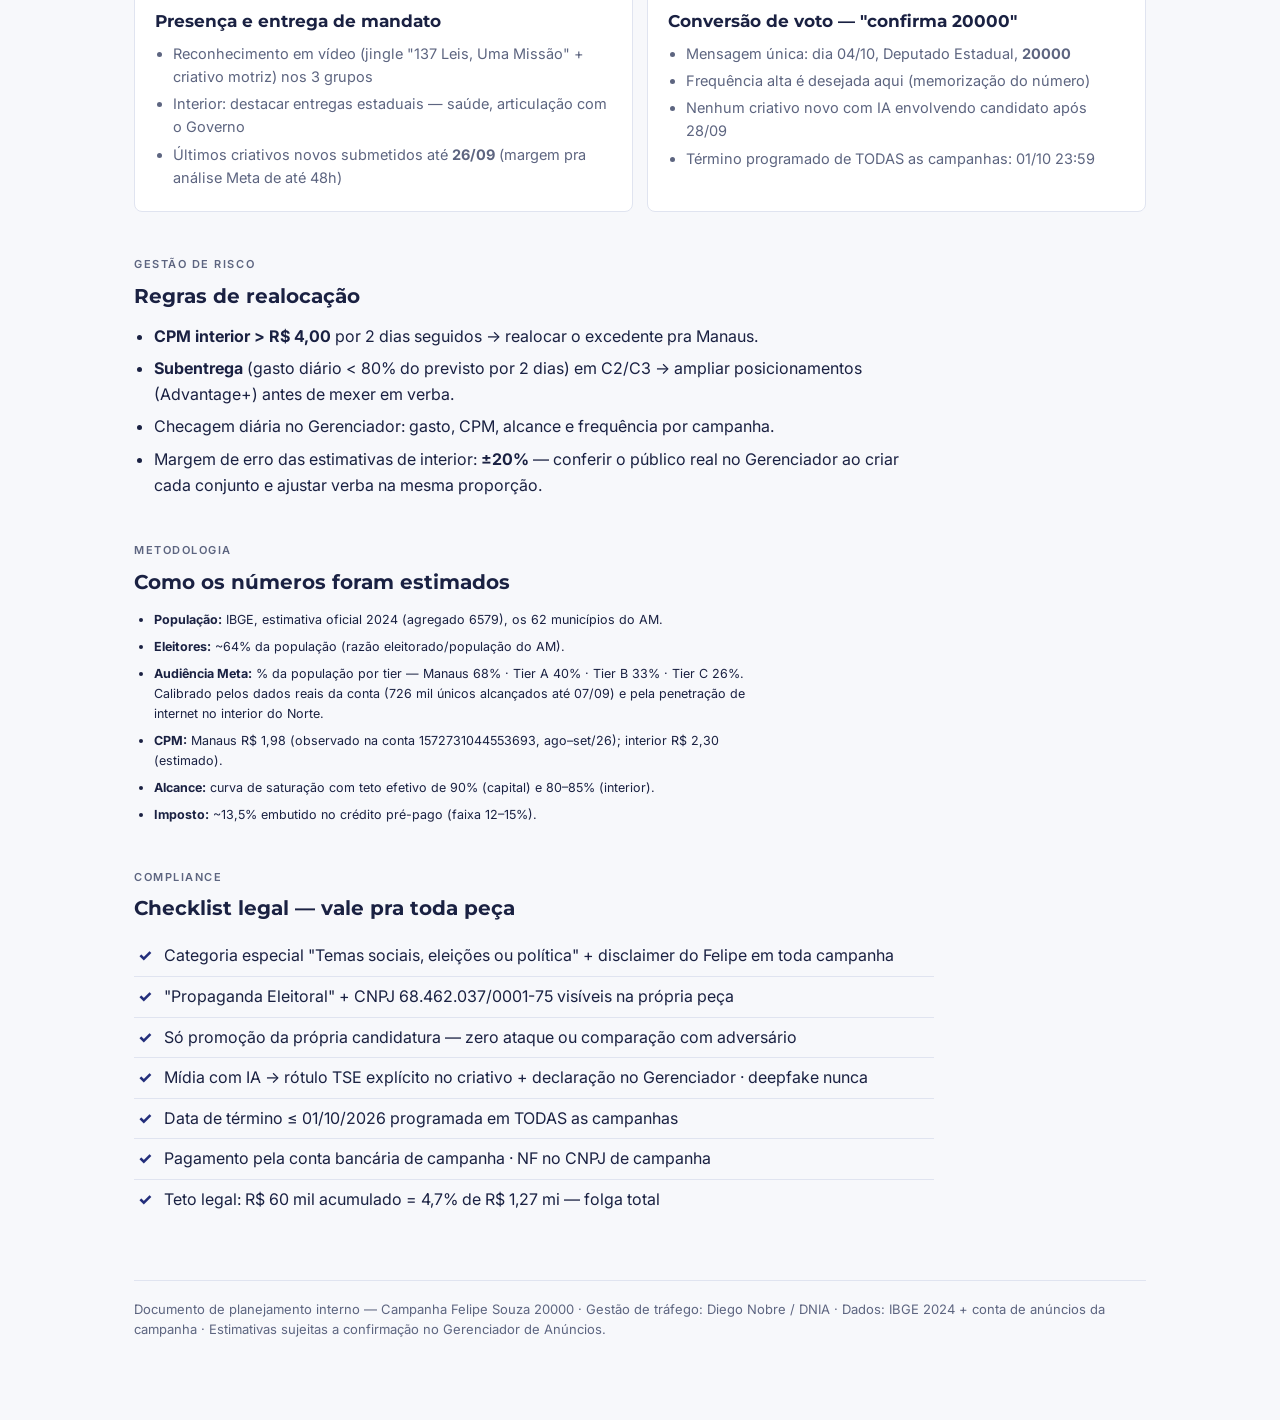
<file: demonstrativo-2026.html>
<!DOCTYPE html>
<html lang="pt-BR">
<head>
<meta charset="UTF-8">
<meta name="viewport" content="width=device-width, initial-scale=1.0">
<meta name="robots" content="noindex, nofollow">
<title>Demonstrativo de Mídia — Uso Interno · Felipe Souza 20000</title>
<link rel="preconnect" href="https://fonts.googleapis.com">
<link rel="preconnect" href="https://fonts.gstatic.com" crossorigin>
<link href="https://fonts.googleapis.com/css2?family=Montserrat:wght@500;600;700;800&family=Inter:wght@400;500;600;700&display=swap" rel="stylesheet">
</head>
<body>
<style>
:root{
  --bg:#F7F8FB; --surface:#FFFFFF; --ink:#1A2142; --muted:#5D6580; --line:#E0E4F0;
  --blue:#232E7B; --blue-deep:#232E7B; --blue-mid:#4A5AC4; --blue-light:#9BA8EA;
  --gold:#F5B211; --gold-ink:#7A5A00; --warn-bg:#FDF5DC; --warn-line:#E3C45A;
  --track:#ECEFF7;
}
@media (prefers-color-scheme: dark){:root{
  --bg:#0D1120; --surface:#161C33; --ink:#E9ECF7; --muted:#A0A9C4; --line:#2A3352;
  --blue:#8C9AE8; --blue-deep:#4A5AC4; --blue-mid:#6C7CDB; --blue-light:#39448F;
  --gold:#F5B211; --gold-ink:#F0C24B; --warn-bg:#2A2410; --warn-line:#7A5A00;
  --track:#1C2440;
}}
:root[data-theme="dark"]{
  --bg:#0D1120; --surface:#161C33; --ink:#E9ECF7; --muted:#A0A9C4; --line:#2A3352;
  --blue:#8C9AE8; --blue-deep:#4A5AC4; --blue-mid:#6C7CDB; --blue-light:#39448F;
  --gold:#F5B211; --gold-ink:#F0C24B; --warn-bg:#2A2410; --warn-line:#7A5A00;
  --track:#1C2440;
}
:root[data-theme="light"]{
  --bg:#F7F8FB; --surface:#FFFFFF; --ink:#1A2142; --muted:#5D6580; --line:#E0E4F0;
  --blue:#232E7B; --blue-deep:#232E7B; --blue-mid:#4A5AC4; --blue-light:#9BA8EA;
  --gold:#F5B211; --gold-ink:#7A5A00; --warn-bg:#FDF5DC; --warn-line:#E3C45A;
  --track:#ECEFF7;
}
*{box-sizing:border-box}
body{background:var(--bg); color:var(--ink);
  font:16px/1.6 "Inter", "Segoe UI", system-ui, sans-serif; margin:0; padding:0;}
h1,h2,h3,.stat .v{font-family:"Montserrat","Inter",sans-serif;}
.wrap{max-width:1060px; margin:0 auto; padding:40px 24px 80px;}
header.hero{border-bottom:3px solid var(--gold); padding-bottom:28px; margin-bottom:32px;}
.eyebrow{font-size:12px; letter-spacing:.14em; text-transform:uppercase; color:var(--blue); font-weight:600; margin:0 0 10px;}
h1{font-size:clamp(26px,4vw,38px); line-height:1.15; margin:0 0 10px; font-weight:800; text-wrap:balance;}
.sub{color:var(--muted); margin:0; max-width:64ch;}
h2{font-size:20px; font-weight:700; margin:0 0 4px;}
section{margin:44px 0;}
.sec-eyebrow{font-size:11px; letter-spacing:.14em; text-transform:uppercase; color:var(--muted); font-weight:600; margin:0 0 6px;}
.lede{color:var(--muted); margin:6px 0 20px; max-width:70ch;}
.alert{background:var(--warn-bg); border:1px solid var(--warn-line); border-left:4px solid var(--gold);
  border-radius:6px; padding:14px 18px; margin:24px 0 0; display:flex; gap:12px; align-items:flex-start;}
.alert b{color:var(--gold-ink);}
.alert p{margin:0; font-size:15px;}
.stats{display:grid; grid-template-columns:repeat(auto-fit,minmax(180px,1fr)); gap:14px; margin:26px 0 0;}
.stat{background:var(--surface); border:1px solid var(--line); border-radius:8px; padding:16px 18px;}
.stat .v{font-size:25px; font-weight:800; font-variant-numeric:tabular-nums; letter-spacing:-.01em;}
.stat .l{font-size:12.5px; color:var(--muted); margin-top:2px;}
.stat .d{font-size:12px; color:var(--muted); margin-top:6px; border-top:1px solid var(--line); padding-top:6px;}
.stat.hl{border-top:3px solid var(--gold);}
.card{background:var(--surface); border:1px solid var(--line); border-radius:8px; padding:22px;}
.stackbar{display:flex; height:44px; border-radius:6px; overflow:hidden; gap:2px; margin:16px 0 8px;}
.stackbar .seg{display:flex; align-items:center; justify-content:center; color:#fff; font-weight:700; font-size:14px; min-width:56px;}
.seg.s1{background:var(--blue-deep); flex:17;} .seg.s2{background:var(--blue-mid); flex:6;} .seg.s3{background:var(--blue-light); flex:7; color:var(--ink);}
.legend{display:flex; gap:20px; flex-wrap:wrap; font-size:13.5px; color:var(--muted); margin:8px 0 0;}
.legend .sw{display:inline-block; width:11px; height:11px; border-radius:3px; margin-right:6px; vertical-align:-1px;}
.hchart{display:grid; gap:7px; margin-top:14px;}
.hrow{display:grid; grid-template-columns:150px 1fr 76px; align-items:center; gap:10px; position:relative; outline:none;}
.hlabel{font-size:13.5px; text-align:right; color:var(--ink); white-space:nowrap; overflow:hidden; text-overflow:ellipsis;}
.htrack{background:var(--track); border-radius:4px; height:16px; overflow:hidden;}
.hbar{display:block; height:100%; border-radius:0 4px 4px 0;}
.hbar.tA{background:var(--blue-mid);} .hbar.tB{background:var(--blue-light);} .hbar.tC{background:var(--blue-light);}
.hval{font-size:13px; font-variant-numeric:tabular-nums; color:var(--muted); text-align:right;}
.tip{display:none; position:absolute; left:160px; top:-32px; z-index:3; background:var(--ink); color:var(--bg);
  font-size:12.5px; padding:5px 10px; border-radius:5px; white-space:nowrap;}
.hrow:hover .tip, .hrow:focus .tip{display:block;}
.tscroll{overflow-x:auto; border:1px solid var(--line); border-radius:8px; background:var(--surface);}
table{border-collapse:collapse; width:100%; font-size:14px; min-width:720px;}
th{font-size:11.5px; letter-spacing:.06em; text-transform:uppercase; color:var(--muted); font-weight:600;
  text-align:left; padding:11px 14px; border-bottom:2px solid var(--line); position:sticky; top:0; background:var(--surface);}
th.num{text-align:right;}
td{padding:9px 14px; border-bottom:1px solid var(--line); vertical-align:top;}
tr:last-child td{border-bottom:none;}
td.num{text-align:right; font-variant-numeric:tabular-nums; white-space:nowrap;}
.strong{font-weight:700;} .muted{color:var(--muted);} .small{font-size:12.5px;}
.tier{display:inline-block; font-size:11px; font-weight:700; letter-spacing:.04em; padding:2px 8px; border-radius:10px;}
.tier-MANAUS{background:var(--blue-deep); color:#fff;}
.tier-A{background:var(--blue-mid); color:#fff;}
.tier-B{background:var(--track); color:var(--ink);}
.tier-C{background:var(--track); color:var(--muted);}
.tallwrap{max-height:520px; overflow-y:auto;}
.phases{display:grid; grid-template-columns:repeat(auto-fit,minmax(280px,1fr)); gap:14px; margin-top:16px;}
.phase{background:var(--surface); border:1px solid var(--line); border-radius:8px; padding:18px 20px;}
.phase .ph-dates{font-size:12px; letter-spacing:.1em; text-transform:uppercase; font-weight:700; color:var(--blue); margin-bottom:6px;}
.phase h3{margin:0 0 8px; font-size:16.5px;}
.phase ul{margin:0; padding-left:18px; font-size:14.5px; color:var(--muted);}
.phase li{margin:4px 0;}
ul.rules{padding-left:20px; margin:12px 0 0;} ul.rules li{margin:7px 0; max-width:75ch;}
.check{list-style:none; padding:0; margin:12px 0 0;}
.check li{padding:7px 0 7px 30px; position:relative; border-bottom:1px solid var(--line); max-width:80ch;}
.check li:last-child{border-bottom:none;}
.check li::before{content:"✓"; position:absolute; left:4px; color:var(--blue); font-weight:800;}
footer{margin-top:60px; border-top:1px solid var(--line); padding-top:18px; font-size:13px; color:var(--muted);}
@media (max-width:640px){ .hrow{grid-template-columns:104px 1fr 66px;} .hlabel{font-size:12px;} }
@media (prefers-reduced-motion:no-preference){ .hbar{transition:width .5s ease;} }
</style>

<div class="wrap">
<header class="hero">
  <p class="eyebrow">Demonstrativo &amp; planejamento de mídia · Meta Ads (Facebook + Instagram) · Eleições 2026</p>
  <h1>Demonstrativo de mídia e plano da reta final</h1>
  <p class="sub">Felipe Souza · Deputado Estadual · <strong>20000</strong> — o que os primeiros R$ 30 mil entregaram e como os próximos R$ 30 mil cobrem o Amazonas inteiro até o fim da janela legal (<strong>12/09 a 01/10</strong>, 20 dias).</p>
  <div class="alert">
    <p><b>⚠️ Prazo legal:</b> o último dia de mídia paga na internet é <b>quinta-feira 01/10</b> — de 02 a 05/10 a vedação é total (Res. TSE) e a plataforma desliga qualquer anúncio no ar. Toda campanha com <b>término programado ≤ 01/10</b>.</p>
  </div>
</header>

<section>
  <p class="sec-eyebrow">Demonstrativo · investido até 11/09</p>
  <h2>O que os primeiros R$ 30 mil entregaram</h2>
  <p class="lede">Números consolidados da última auditoria da conta (07/09) e projeção do acumulado no ritmo de eficiência observado. O consolidado fechado do gasto atual sai com export do Gerenciador — pedir antes da prestação de contas parcial.</p>
  <div class="stats">
    <div class="stat hl"><div class="v">R$ 30 mil</div><div class="l">investidos até 11/09</div><div class="d">6 campanhas de reconhecimento + 2ª onda lançada 06/09</div></div>
    <div class="stat"><div class="v">~850 mil</div><div class="l">pessoas únicas alcançadas (est.)</div><div class="d">auditado em 07/09: 726.023 únicos com R$ 9 mil</div></div>
    <div class="stat"><div class="v">~13 mi</div><div class="l">impressões acumuladas (est.)</div><div class="d">CPM médio R$ 1,98 — melhor benchmark da conta</div></div>
    <div class="stat"><div class="v">R$ 12,43</div><div class="l">custo por 1.000 alcançados</div><div class="d">auditado 07/09 · referência pra reta final</div></div>
  </div>
</section>

<section>
  <p class="sec-eyebrow">Mercado</p>
  <h2>O Amazonas anunciável no Meta</h2>
  <p class="lede">O AM tem <strong>4.281.209</strong> habitantes (IBGE 2024) e ~<strong>2.739.976</strong> eleitores. A audiência anunciável no Meta é estimada em <strong>2.213.686</strong> pessoas — Manaus concentra 1.550.186. Voto de deputado estadual vale igual em qualquer município, e o mandato tem capilaridade estadual: o interior é terreno natural do 20000 — e ainda não viu anúncio da campanha.</p>
  <div class="card">
    <div class="hchart">
      <div class="hrow" tabindex="0"><span class="hlabel strong">Manaus</span><span class="htrack"><span class="hbar" style="width:100%;background:var(--blue-deep)"></span></span><span class="hval">1.550.186</span><span class="tip">68% da população · campanha já alcançou ~850 mil únicos</span></div>
      <div class="hrow" tabindex="0"><span class="hlabel strong">Interior Tier A</span><span class="htrack"><span class="hbar" style="width:19.2%;background:var(--blue-mid)"></span></span><span class="hval">298.275</span><span class="tip">9 cidades com pop &gt; 60 mil · 40% da pop no Meta</span></div>
      <div class="hrow" tabindex="0"><span class="hlabel strong">Interior B + C</span><span class="htrack"><span class="hbar" style="width:23.6%;background:var(--blue-light)"></span></span><span class="hval">365.225</span><span class="tip">52 municípios · 26–33% da pop no Meta</span></div>
    </div>
  </div>
</section>

<section>
  <p class="sec-eyebrow">Plano · próximos R$ 30 mil</p>
  <h2>R$ 30 mil em 3 campanhas até 01/10</h2>
  <p class="lede">Manaus mantém a base (57%), e R$ 13 mil abrem o interior — em 20 dias a frequência fica saudável (0,3–0,5×/dia) e o alcance projetado do estado chega a <strong>1.806.161</strong> pessoas. Interior barato: cada R$ 1.000 lá alcança ~42 mil pessoas novas.</p>
  <div class="card">
    <div class="stackbar">
      <div class="seg s1">R$ 17 mil</div><div class="seg s2">R$ 6 mil</div><div class="seg s3">R$ 7 mil</div>
    </div>
    <div class="legend">
      <span><span class="sw" style="background:var(--blue-deep)"></span>C1 · Manaus (57%)</span>
      <span><span class="sw" style="background:var(--blue-mid)"></span>C2 · Interior Tier A — 9 cidades (20%)</span>
      <span><span class="sw" style="background:var(--blue-light)"></span>C3 · Interior amplo — 52 municípios (23%)</span>
    </div>
  </div>
  <div class="tscroll" style="margin-top:14px;">
    <table>
      <thead><tr><th>Grupo / campanha</th><th class="num">Verba bruta</th><th class="num">Mídia líquida¹</th><th class="num">Audiência</th><th class="num">CPM est.</th><th class="num">Impressões</th><th class="num">Alcance proj.</th><th class="num">Freq./dia</th></tr></thead>
      <tbody><tr><td>Manaus — capital<div class="muted small">C1 · conjunto aberto Manaus</div></td><td class="num strong">R$ 17.000</td><td class="num">R$ 14.705</td><td class="num">1.550.186</td><td class="num">R$ 2,02</td><td class="num">7.279.703</td><td class="num strong">1.260.447</td><td class="num">0,29×</td></tr>
<tr><td>Interior Tier A — 9 cidades<div class="muted small">C2 · verba por cidade</div></td><td class="num strong">R$ 6.000</td><td class="num">R$ 5.190</td><td class="num">298.275</td><td class="num">R$ 2,30</td><td class="num">2.256.522</td><td class="num strong">253.534</td><td class="num">0,45×</td></tr>
<tr><td>Interior amplo — 52 municípios<div class="muted small">C3 · AM exceto Manaus + Tier A</div></td><td class="num strong">R$ 7.000</td><td class="num">R$ 6.055</td><td class="num">365.225</td><td class="num">R$ 2,30</td><td class="num">2.632.609</td><td class="num strong">292.180</td><td class="num">0,45×</td></tr></tbody>
    </table>
  </div>
  <p class="small muted" style="margin-top:8px;">¹ Descontado ~13,5% de imposto embutido no crédito Meta (pré-pago via boleto). CPM Manaus = observado na conta (R$ 1,98–2,02); interior = estimado (+14%).</p>
</section>

<section>
  <p class="sec-eyebrow">Interior em foco</p>
  <h2>15 maiores audiências fora de Manaus</h2>
  <p class="lede">As 9 cidades Tier A (pop &gt; 60 mil) recebem verba dedicada por cidade dentro da C2. Passe o mouse na barra para detalhes.</p>
  <div class="card">
    <div class="hchart">
<div class="hrow" tabindex="0"><span class="hlabel">Itacoatiara</span><span class="htrack"><span class="hbar tA" style="width:100.0%"></span></span><span class="hval">45.008</span><span class="tip">Pop 112.520 · eleitores ~72.013 · verba R$ 905</span></div>
<div class="hrow" tabindex="0"><span class="hlabel">Manacapuru</span><span class="htrack"><span class="hbar tA" style="width:98.4%"></span></span><span class="hval">44.276</span><span class="tip">Pop 110.691 · eleitores ~70.842 · verba R$ 891</span></div>
<div class="hrow" tabindex="0"><span class="hlabel">Parintins</span><span class="htrack"><span class="hbar tA" style="width:90.6%"></span></span><span class="hval">40.782</span><span class="tip">Pop 101.956 · eleitores ~65.252 · verba R$ 820</span></div>
<div class="hrow" tabindex="0"><span class="hlabel">Tefé</span><span class="htrack"><span class="hbar tA" style="width:70.5%"></span></span><span class="hval">31.711</span><span class="tip">Pop 79.278 · eleitores ~50.738 · verba R$ 638</span></div>
<div class="hrow" tabindex="0"><span class="hlabel">Coari</span><span class="htrack"><span class="hbar tA" style="width:65.6%"></span></span><span class="hval">29.528</span><span class="tip">Pop 73.820 · eleitores ~47.245 · verba R$ 594</span></div>
<div class="hrow" tabindex="0"><span class="hlabel">Tabatinga</span><span class="htrack"><span class="hbar tA" style="width:64.2%"></span></span><span class="hval">28.913</span><span class="tip">Pop 72.283 · eleitores ~46.261 · verba R$ 582</span></div>
<div class="hrow" tabindex="0"><span class="hlabel">Iranduba</span><span class="htrack"><span class="hbar tA" style="width:59.6%"></span></span><span class="hval">26.846</span><span class="tip">Pop 67.114 · eleitores ~42.953 · verba R$ 540</span></div>
<div class="hrow" tabindex="0"><span class="hlabel">Maués</span><span class="htrack"><span class="hbar tA" style="width:58.4%"></span></span><span class="hval">26.286</span><span class="tip">Pop 65.714 · eleitores ~42.057 · verba R$ 529</span></div>
<div class="hrow" tabindex="0"><span class="hlabel">Humaitá</span><span class="htrack"><span class="hbar tA" style="width:55.4%"></span></span><span class="hval">24.925</span><span class="tip">Pop 62.312 · eleitores ~39.880 · verba R$ 501</span></div>
<div class="hrow" tabindex="0"><span class="hlabel">Manicoré</span><span class="htrack"><span class="hbar tB" style="width:42.3%"></span></span><span class="hval">19.060</span><span class="tip">Pop 57.758 · eleitores ~36.965 · verba R$ 365</span></div>
<div class="hrow" tabindex="0"><span class="hlabel">São Gabriel da Cachoeira</span><span class="htrack"><span class="hbar tB" style="width:41.4%"></span></span><span class="hval">18.614</span><span class="tip">Pop 56.406 · eleitores ~36.100 · verba R$ 357</span></div>
<div class="hrow" tabindex="0"><span class="hlabel">Lábrea</span><span class="htrack"><span class="hbar tB" style="width:35.9%"></span></span><span class="hval">16.146</span><span class="tip">Pop 48.927 · eleitores ~31.313 · verba R$ 309</span></div>
<div class="hrow" tabindex="0"><span class="hlabel">Autazes</span><span class="htrack"><span class="hbar tB" style="width:33.2%"></span></span><span class="hval">14.958</span><span class="tip">Pop 45.328 · eleitores ~29.010 · verba R$ 287</span></div>
<div class="hrow" tabindex="0"><span class="hlabel">Benjamin Constant</span><span class="htrack"><span class="hbar tB" style="width:29.7%"></span></span><span class="hval">13.368</span><span class="tip">Pop 40.509 · eleitores ~25.926 · verba R$ 256</span></div>
<div class="hrow" tabindex="0"><span class="hlabel">Boca do Acre</span><span class="htrack"><span class="hbar tB" style="width:28.0%"></span></span><span class="hval">12.621</span><span class="tip">Pop 38.246 · eleitores ~24.477 · verba R$ 242</span></div>
    </div>
  </div>
</section>

<section>
  <p class="sec-eyebrow">Mapa completo</p>
  <h2>Os 62 municípios</h2>
  <p class="lede">População IBGE 2024, eleitores estimados (~64% da pop), audiência Meta estimada e verba sugerida. Valores com * são a fatia proporcional informativa dentro da campanha agrupada C3 — a entrega real é otimizada pelo algoritmo da Meta dentro do grupo.</p>
  <div class="tscroll">
    <div class="tallwrap">
    <table>
      <thead><tr><th>#</th><th>Município</th><th>Tier</th><th class="num">População</th><th class="num">Eleitores est.</th><th class="num">Audiência Meta</th><th class="num">% do AM</th><th class="num">Verba</th></tr></thead>
      <tbody><tr><td class="num muted">1</td><td>Manaus</td><td><span class="tier tier-MANAUS">Capital</span></td><td class="num">2.279.686</td><td class="num">1.458.999</td><td class="num strong">1.550.186</td><td class="num muted">70.0%</td><td class="num">R$ 17.000</td></tr>
<tr><td class="num muted">2</td><td>Itacoatiara</td><td><span class="tier tier-A">Tier A</span></td><td class="num">112.520</td><td class="num">72.013</td><td class="num strong">45.008</td><td class="num muted">2.0%</td><td class="num">R$ 905</td></tr>
<tr><td class="num muted">3</td><td>Manacapuru</td><td><span class="tier tier-A">Tier A</span></td><td class="num">110.691</td><td class="num">70.842</td><td class="num strong">44.276</td><td class="num muted">2.0%</td><td class="num">R$ 891</td></tr>
<tr><td class="num muted">4</td><td>Parintins</td><td><span class="tier tier-A">Tier A</span></td><td class="num">101.956</td><td class="num">65.252</td><td class="num strong">40.782</td><td class="num muted">1.8%</td><td class="num">R$ 820</td></tr>
<tr><td class="num muted">5</td><td>Tefé</td><td><span class="tier tier-A">Tier A</span></td><td class="num">79.278</td><td class="num">50.738</td><td class="num strong">31.711</td><td class="num muted">1.4%</td><td class="num">R$ 638</td></tr>
<tr><td class="num muted">6</td><td>Coari</td><td><span class="tier tier-A">Tier A</span></td><td class="num">73.820</td><td class="num">47.245</td><td class="num strong">29.528</td><td class="num muted">1.3%</td><td class="num">R$ 594</td></tr>
<tr><td class="num muted">7</td><td>Tabatinga</td><td><span class="tier tier-A">Tier A</span></td><td class="num">72.283</td><td class="num">46.261</td><td class="num strong">28.913</td><td class="num muted">1.3%</td><td class="num">R$ 582</td></tr>
<tr><td class="num muted">8</td><td>Iranduba</td><td><span class="tier tier-A">Tier A</span></td><td class="num">67.114</td><td class="num">42.953</td><td class="num strong">26.846</td><td class="num muted">1.2%</td><td class="num">R$ 540</td></tr>
<tr><td class="num muted">9</td><td>Maués</td><td><span class="tier tier-A">Tier A</span></td><td class="num">65.714</td><td class="num">42.057</td><td class="num strong">26.286</td><td class="num muted">1.2%</td><td class="num">R$ 529</td></tr>
<tr><td class="num muted">10</td><td>Humaitá</td><td><span class="tier tier-A">Tier A</span></td><td class="num">62.312</td><td class="num">39.880</td><td class="num strong">24.925</td><td class="num muted">1.1%</td><td class="num">R$ 501</td></tr>
<tr><td class="num muted">11</td><td>Manicoré</td><td><span class="tier tier-B">Tier B</span></td><td class="num">57.758</td><td class="num">36.965</td><td class="num strong">19.060</td><td class="num muted">0.9%</td><td class="num">R$ 365*</td></tr>
<tr><td class="num muted">12</td><td>São Gabriel da Cachoeira</td><td><span class="tier tier-B">Tier B</span></td><td class="num">56.406</td><td class="num">36.100</td><td class="num strong">18.614</td><td class="num muted">0.8%</td><td class="num">R$ 357*</td></tr>
<tr><td class="num muted">13</td><td>Lábrea</td><td><span class="tier tier-B">Tier B</span></td><td class="num">48.927</td><td class="num">31.313</td><td class="num strong">16.146</td><td class="num muted">0.7%</td><td class="num">R$ 309*</td></tr>
<tr><td class="num muted">14</td><td>Autazes</td><td><span class="tier tier-B">Tier B</span></td><td class="num">45.328</td><td class="num">29.010</td><td class="num strong">14.958</td><td class="num muted">0.7%</td><td class="num">R$ 287*</td></tr>
<tr><td class="num muted">15</td><td>Benjamin Constant</td><td><span class="tier tier-B">Tier B</span></td><td class="num">40.509</td><td class="num">25.926</td><td class="num strong">13.368</td><td class="num muted">0.6%</td><td class="num">R$ 256*</td></tr>
<tr><td class="num muted">16</td><td>Boca do Acre</td><td><span class="tier tier-B">Tier B</span></td><td class="num">38.246</td><td class="num">24.477</td><td class="num strong">12.621</td><td class="num muted">0.6%</td><td class="num">R$ 242*</td></tr>
<tr><td class="num muted">17</td><td>Eirunepé</td><td><span class="tier tier-B">Tier B</span></td><td class="num">35.534</td><td class="num">22.742</td><td class="num strong">11.726</td><td class="num muted">0.5%</td><td class="num">R$ 225*</td></tr>
<tr><td class="num muted">18</td><td>São Paulo de Olivença</td><td><span class="tier tier-B">Tier B</span></td><td class="num">35.196</td><td class="num">22.525</td><td class="num strong">11.615</td><td class="num muted">0.5%</td><td class="num">R$ 223*</td></tr>
<tr><td class="num muted">19</td><td>Borba</td><td><span class="tier tier-B">Tier B</span></td><td class="num">34.879</td><td class="num">22.323</td><td class="num strong">11.510</td><td class="num muted">0.5%</td><td class="num">R$ 221*</td></tr>
<tr><td class="num muted">20</td><td>Barreirinha</td><td><span class="tier tier-B">Tier B</span></td><td class="num">33.436</td><td class="num">21.399</td><td class="num strong">11.034</td><td class="num muted">0.5%</td><td class="num">R$ 211*</td></tr>
<tr><td class="num muted">21</td><td>Presidente Figueiredo</td><td><span class="tier tier-B">Tier B</span></td><td class="num">33.004</td><td class="num">21.123</td><td class="num strong">10.891</td><td class="num muted">0.5%</td><td class="num">R$ 209*</td></tr>
<tr><td class="num muted">22</td><td>Careiro</td><td><span class="tier tier-B">Tier B</span></td><td class="num">32.442</td><td class="num">20.763</td><td class="num strong">10.706</td><td class="num muted">0.5%</td><td class="num">R$ 205*</td></tr>
<tr><td class="num muted">23</td><td>Carauari</td><td><span class="tier tier-B">Tier B</span></td><td class="num">30.892</td><td class="num">19.771</td><td class="num strong">10.194</td><td class="num muted">0.5%</td><td class="num">R$ 195*</td></tr>
<tr><td class="num muted">24</td><td>Santo Antônio do Içá</td><td><span class="tier tier-B">Tier B</span></td><td class="num">30.448</td><td class="num">19.487</td><td class="num strong">10.048</td><td class="num muted">0.5%</td><td class="num">R$ 193*</td></tr>
<tr><td class="num muted">25</td><td>Nova Olinda do Norte</td><td><span class="tier tier-C">Tier C</span></td><td class="num">28.267</td><td class="num">18.091</td><td class="num strong">7.349</td><td class="num muted">0.3%</td><td class="num">R$ 141*</td></tr>
<tr><td class="num muted">26</td><td>Fonte Boa</td><td><span class="tier tier-C">Tier C</span></td><td class="num">27.875</td><td class="num">17.840</td><td class="num strong">7.248</td><td class="num muted">0.3%</td><td class="num">R$ 139*</td></tr>
<tr><td class="num muted">27</td><td>Jutaí</td><td><span class="tier tier-C">Tier C</span></td><td class="num">27.656</td><td class="num">17.700</td><td class="num strong">7.191</td><td class="num muted">0.3%</td><td class="num">R$ 138*</td></tr>
<tr><td class="num muted">28</td><td>Boa Vista do Ramos</td><td><span class="tier tier-C">Tier C</span></td><td class="num">25.769</td><td class="num">16.492</td><td class="num strong">6.700</td><td class="num muted">0.3%</td><td class="num">R$ 128*</td></tr>
<tr><td class="num muted">29</td><td>Rio Preto da Eva</td><td><span class="tier tier-C">Tier C</span></td><td class="num">25.723</td><td class="num">16.463</td><td class="num strong">6.688</td><td class="num muted">0.3%</td><td class="num">R$ 128*</td></tr>
<tr><td class="num muted">30</td><td>Urucurituba</td><td><span class="tier tier-C">Tier C</span></td><td class="num">25.592</td><td class="num">16.379</td><td class="num strong">6.654</td><td class="num muted">0.3%</td><td class="num">R$ 128*</td></tr>
<tr><td class="num muted">31</td><td>Ipixuna</td><td><span class="tier tier-C">Tier C</span></td><td class="num">25.458</td><td class="num">16.293</td><td class="num strong">6.619</td><td class="num muted">0.3%</td><td class="num">R$ 127*</td></tr>
<tr><td class="num muted">32</td><td>Novo Aripuanã</td><td><span class="tier tier-C">Tier C</span></td><td class="num">24.987</td><td class="num">15.992</td><td class="num strong">6.497</td><td class="num muted">0.3%</td><td class="num">R$ 125*</td></tr>
<tr><td class="num muted">33</td><td>Codajás</td><td><span class="tier tier-C">Tier C</span></td><td class="num">24.451</td><td class="num">15.649</td><td class="num strong">6.357</td><td class="num muted">0.3%</td><td class="num">R$ 122*</td></tr>
<tr><td class="num muted">34</td><td>Beruri</td><td><span class="tier tier-C">Tier C</span></td><td class="num">22.136</td><td class="num">14.167</td><td class="num strong">5.755</td><td class="num muted">0.3%</td><td class="num">R$ 110*</td></tr>
<tr><td class="num muted">35</td><td>Apuí</td><td><span class="tier tier-C">Tier C</span></td><td class="num">21.735</td><td class="num">13.910</td><td class="num strong">5.651</td><td class="num muted">0.3%</td><td class="num">R$ 108*</td></tr>
<tr><td class="num muted">36</td><td>Nhamundá</td><td><span class="tier tier-C">Tier C</span></td><td class="num">21.106</td><td class="num">13.508</td><td class="num strong">5.488</td><td class="num muted">0.2%</td><td class="num">R$ 105*</td></tr>
<tr><td class="num muted">37</td><td>Tapauá</td><td><span class="tier tier-C">Tier C</span></td><td class="num">20.501</td><td class="num">13.121</td><td class="num strong">5.330</td><td class="num muted">0.2%</td><td class="num">R$ 102*</td></tr>
<tr><td class="num muted">38</td><td>Pauini</td><td><span class="tier tier-C">Tier C</span></td><td class="num">20.232</td><td class="num">12.948</td><td class="num strong">5.260</td><td class="num muted">0.2%</td><td class="num">R$ 101*</td></tr>
<tr><td class="num muted">39</td><td>Tonantins</td><td><span class="tier tier-C">Tier C</span></td><td class="num">20.224</td><td class="num">12.943</td><td class="num strong">5.258</td><td class="num muted">0.2%</td><td class="num">R$ 101*</td></tr>
<tr><td class="num muted">40</td><td>Careiro da Várzea</td><td><span class="tier tier-C">Tier C</span></td><td class="num">19.809</td><td class="num">12.678</td><td class="num strong">5.150</td><td class="num muted">0.2%</td><td class="num">R$ 99*</td></tr>
<tr><td class="num muted">41</td><td>Urucará</td><td><span class="tier tier-C">Tier C</span></td><td class="num">19.505</td><td class="num">12.483</td><td class="num strong">5.071</td><td class="num muted">0.2%</td><td class="num">R$ 97*</td></tr>
<tr><td class="num muted">42</td><td>Barcelos</td><td><span class="tier tier-C">Tier C</span></td><td class="num">18.626</td><td class="num">11.921</td><td class="num strong">4.843</td><td class="num muted">0.2%</td><td class="num">R$ 93*</td></tr>
<tr><td class="num muted">43</td><td>Anori</td><td><span class="tier tier-C">Tier C</span></td><td class="num">17.932</td><td class="num">11.476</td><td class="num strong">4.662</td><td class="num muted">0.2%</td><td class="num">R$ 89*</td></tr>
<tr><td class="num muted">44</td><td>Envira</td><td><span class="tier tier-C">Tier C</span></td><td class="num">17.920</td><td class="num">11.469</td><td class="num strong">4.659</td><td class="num muted">0.2%</td><td class="num">R$ 89*</td></tr>
<tr><td class="num muted">45</td><td>Canutama</td><td><span class="tier tier-C">Tier C</span></td><td class="num">17.885</td><td class="num">11.446</td><td class="num strong">4.650</td><td class="num muted">0.2%</td><td class="num">R$ 89*</td></tr>
<tr><td class="num muted">46</td><td>Manaquiri</td><td><span class="tier tier-C">Tier C</span></td><td class="num">17.009</td><td class="num">10.886</td><td class="num strong">4.422</td><td class="num muted">0.2%</td><td class="num">R$ 85*</td></tr>
<tr><td class="num muted">47</td><td>Alvarães</td><td><span class="tier tier-C">Tier C</span></td><td class="num">16.670</td><td class="num">10.669</td><td class="num strong">4.334</td><td class="num muted">0.2%</td><td class="num">R$ 83*</td></tr>
<tr><td class="num muted">48</td><td>Novo Airão</td><td><span class="tier tier-C">Tier C</span></td><td class="num">16.467</td><td class="num">10.539</td><td class="num strong">4.281</td><td class="num muted">0.2%</td><td class="num">R$ 82*</td></tr>
<tr><td class="num muted">49</td><td>Atalaia do Norte</td><td><span class="tier tier-C">Tier C</span></td><td class="num">15.892</td><td class="num">10.171</td><td class="num strong">4.132</td><td class="num muted">0.2%</td><td class="num">R$ 79*</td></tr>
<tr><td class="num muted">50</td><td>Maraã</td><td><span class="tier tier-C">Tier C</span></td><td class="num">15.843</td><td class="num">10.140</td><td class="num strong">4.119</td><td class="num muted">0.2%</td><td class="num">R$ 79*</td></tr>
<tr><td class="num muted">51</td><td>Uarini</td><td><span class="tier tier-C">Tier C</span></td><td class="num">15.278</td><td class="num">9.778</td><td class="num strong">3.972</td><td class="num muted">0.2%</td><td class="num">R$ 76*</td></tr>
<tr><td class="num muted">52</td><td>Guajará</td><td><span class="tier tier-C">Tier C</span></td><td class="num">14.332</td><td class="num">9.172</td><td class="num strong">3.726</td><td class="num muted">0.2%</td><td class="num">R$ 71*</td></tr>
<tr><td class="num muted">53</td><td>Caapiranga</td><td><span class="tier tier-C">Tier C</span></td><td class="num">14.310</td><td class="num">9.158</td><td class="num strong">3.721</td><td class="num muted">0.2%</td><td class="num">R$ 71*</td></tr>
<tr><td class="num muted">54</td><td>Santa Isabel do Rio Negro</td><td><span class="tier tier-C">Tier C</span></td><td class="num">14.176</td><td class="num">9.073</td><td class="num strong">3.686</td><td class="num muted">0.2%</td><td class="num">R$ 71*</td></tr>
<tr><td class="num muted">55</td><td>Silves</td><td><span class="tier tier-C">Tier C</span></td><td class="num">12.404</td><td class="num">7.939</td><td class="num strong">3.225</td><td class="num muted">0.1%</td><td class="num">R$ 62*</td></tr>
<tr><td class="num muted">56</td><td>São Sebastião do Uatumã</td><td><span class="tier tier-C">Tier C</span></td><td class="num">12.247</td><td class="num">7.838</td><td class="num strong">3.184</td><td class="num muted">0.1%</td><td class="num">R$ 61*</td></tr>
<tr><td class="num muted">57</td><td>Itamarati</td><td><span class="tier tier-C">Tier C</span></td><td class="num">11.730</td><td class="num">7.507</td><td class="num strong">3.050</td><td class="num muted">0.1%</td><td class="num">R$ 58*</td></tr>
<tr><td class="num muted">58</td><td>Amaturá</td><td><span class="tier tier-C">Tier C</span></td><td class="num">11.411</td><td class="num">7.303</td><td class="num strong">2.967</td><td class="num muted">0.1%</td><td class="num">R$ 57*</td></tr>
<tr><td class="num muted">59</td><td>Juruá</td><td><span class="tier tier-C">Tier C</span></td><td class="num">11.152</td><td class="num">7.137</td><td class="num strong">2.900</td><td class="num muted">0.1%</td><td class="num">R$ 56*</td></tr>
<tr><td class="num muted">60</td><td>Itapiranga</td><td><span class="tier tier-C">Tier C</span></td><td class="num">10.805</td><td class="num">6.915</td><td class="num strong">2.809</td><td class="num muted">0.1%</td><td class="num">R$ 54*</td></tr>
<tr><td class="num muted">61</td><td>Anamã</td><td><span class="tier tier-C">Tier C</span></td><td class="num">10.318</td><td class="num">6.604</td><td class="num strong">2.683</td><td class="num muted">0.1%</td><td class="num">R$ 51*</td></tr>
<tr><td class="num muted">62</td><td>Japurá</td><td><span class="tier tier-C">Tier C</span></td><td class="num">9.397</td><td class="num">6.014</td><td class="num strong">2.443</td><td class="num muted">0.1%</td><td class="num">R$ 47*</td></tr></tbody>
    </table>
    </div>
  </div>
</section>

<section>
  <p class="sec-eyebrow">Cronograma</p>
  <h2>Duas fases até 01/10</h2>
  <div class="phases">
    <div class="phase">
      <div class="ph-dates">Fase 1 · 12 → 26/09 · ~60% da verba</div>
      <h3>Presença e entrega de mandato</h3>
      <ul>
        <li>Reconhecimento em vídeo (jingle "137 Leis, Uma Missão" + criativo motriz) nos 3 grupos</li>
        <li>Interior: destacar entregas estaduais — saúde, articulação com o Governo</li>
        <li>Últimos criativos novos submetidos até <strong>26/09</strong> (margem pra análise Meta de até 48h)</li>
      </ul>
    </div>
    <div class="phase">
      <div class="ph-dates">Fase 2 · 27/09 → 01/10 · ~40% da verba</div>
      <h3>Conversão de voto — "confirma 20000"</h3>
      <ul>
        <li>Mensagem única: dia 04/10, Deputado Estadual, <strong>20000</strong></li>
        <li>Frequência alta é desejada aqui (memorização do número)</li>
        <li>Nenhum criativo novo com IA envolvendo candidato após 28/09</li>
        <li>Término programado de TODAS as campanhas: 01/10 23:59</li>
      </ul>
    </div>
  </div>
</section>

<section>
  <p class="sec-eyebrow">Gestão de risco</p>
  <h2>Regras de realocação</h2>
  <ul class="rules">
    <li><strong>CPM interior &gt; R$ 4,00</strong> por 2 dias seguidos → realocar o excedente pra Manaus.</li>
    <li><strong>Subentrega</strong> (gasto diário &lt; 80% do previsto por 2 dias) em C2/C3 → ampliar posicionamentos (Advantage+) antes de mexer em verba.</li>
    <li>Checagem diária no Gerenciador: gasto, CPM, alcance e frequência por campanha.</li>
    <li>Margem de erro das estimativas de interior: <strong>±20%</strong> — conferir o público real no Gerenciador ao criar cada conjunto e ajustar verba na mesma proporção.</li>
  </ul>
</section>

<section>
  <p class="sec-eyebrow">Metodologia</p>
  <h2>Como os números foram estimados</h2>
  <ul class="rules small">
    <li><strong>População:</strong> IBGE, estimativa oficial 2024 (agregado 6579), os 62 municípios do AM.</li>
    <li><strong>Eleitores:</strong> ~64% da população (razão eleitorado/população do AM).</li>
    <li><strong>Audiência Meta:</strong> % da população por tier — Manaus 68% · Tier A 40% · Tier B 33% · Tier C 26%. Calibrado pelos dados reais da conta (726 mil únicos alcançados até 07/09) e pela penetração de internet no interior do Norte.</li>
    <li><strong>CPM:</strong> Manaus R$ 1,98 (observado na conta 1572731044553693, ago–set/26); interior R$ 2,30 (estimado).</li>
    <li><strong>Alcance:</strong> curva de saturação com teto efetivo de 90% (capital) e 80–85% (interior).</li>
    <li><strong>Imposto:</strong> ~13,5% embutido no crédito pré-pago (faixa 12–15%).</li>
  </ul>
</section>

<section>
  <p class="sec-eyebrow">Compliance</p>
  <h2>Checklist legal — vale pra toda peça</h2>
  <ul class="check">
    <li>Categoria especial "Temas sociais, eleições ou política" + disclaimer do Felipe em toda campanha</li>
    <li>"Propaganda Eleitoral" + CNPJ 68.462.037/0001-75 visíveis na própria peça</li>
    <li>Só promoção da própria candidatura — zero ataque ou comparação com adversário</li>
    <li>Mídia com IA → rótulo TSE explícito no criativo + declaração no Gerenciador · deepfake nunca</li>
    <li>Data de término ≤ 01/10/2026 programada em TODAS as campanhas</li>
    <li>Pagamento pela conta bancária de campanha · NF no CNPJ de campanha</li>
    <li>Teto legal: R$ 60 mil acumulado = 4,7% de R$ 1,27 mi — folga total</li>
  </ul>
</section>

<footer>
  Documento de planejamento interno — Campanha Felipe Souza 20000 · Gestão de tráfego: Diego Nobre / DNIA · Dados: IBGE 2024 + conta de anúncios da campanha · Estimativas sujeitas a confirmação no Gerenciador de Anúncios.
</footer>
</div>

</body>
</html>
</file>
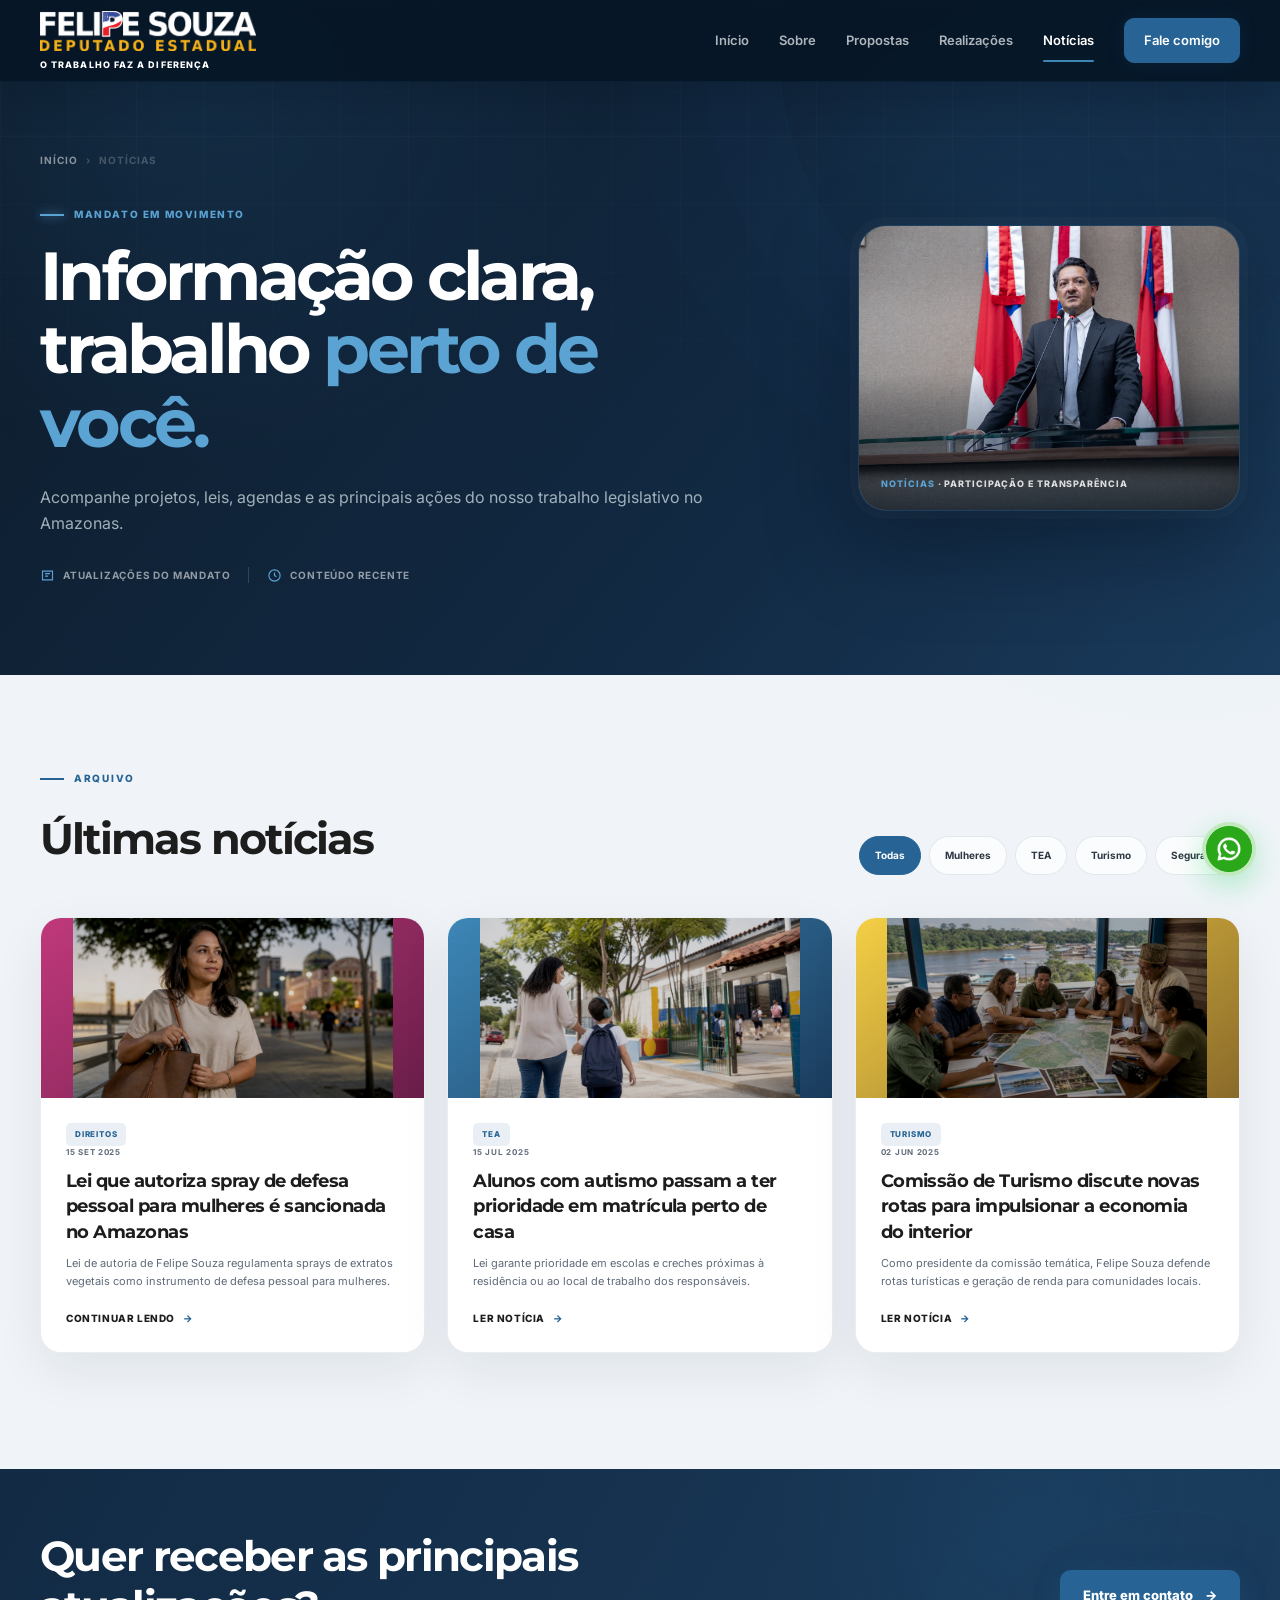
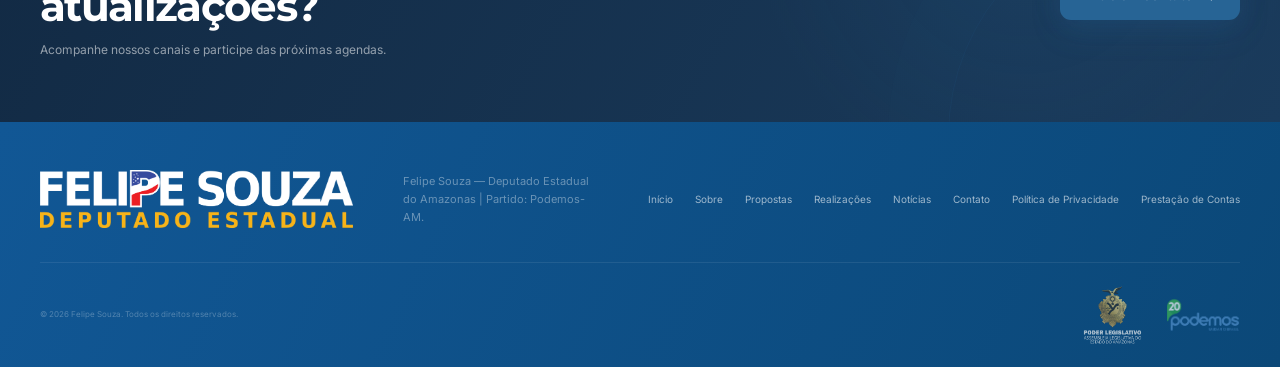
<file: noticias.html>
<!DOCTYPE html>
<html lang="pt-BR">
<head>
  <meta charset="UTF-8">
  <meta name="viewport" content="width=device-width, initial-scale=1.0">
  <meta name="theme-color" content="#0a1a2e">
  <meta name="description" content="Notícias do mandato do Deputado Estadual Felipe Souza — Amazonas. Acompanhe projetos, agendas e ações legislativas.">
  <meta property="og:title" content="Notícias | Deputado Felipe Souza">
  <meta property="og:description" content="Notícias, agendas e atualizações do mandato de Felipe Souza.">
  <link rel="icon" type="image/png" href="assets/favicon.png">
  <title>Notícias | Deputado Felipe Souza</title>
  <link rel="stylesheet" href="css/style.css">
  <link rel="stylesheet" href="css/responsive.css">
</head>
<body class="detail-page">
  <a class="skip-link" href="#conteudo">Pular para o conteúdo</a>

  <header class="site-header detail-header" id="site-header">
    <div class="container nav-wrap">
      <a aria-label='Felipe Souza — início' class='brand' href='/'><img class="brand-logo-img" src="assets/logo-DEP-FS-BRANCA-horizontal.png" alt="Felipe Souza"><span class="brand-copy brand-slogan"><small>O TRABALHO FAZ A DIFERENÇA</small></span></a>
      <button class="menu-toggle" type="button" aria-label="Abrir menu" aria-expanded="false" aria-controls="main-nav"><span></span><span></span><span></span></button>
      <nav class="main-nav" id="main-nav" aria-label="Navegação principal">
        <a class='nav-link' href='/'>Início</a>
        <a class='nav-link' href='/sobre'>Sobre</a>
        <a class='nav-link' href='/propostas'>Propostas</a>
        <a class='nav-link' href='/realizacoes'>Realizações</a>
        <a class='nav-link active' href='/noticias'>Notícias</a>
        <a class='nav-link nav-contact' href='/contato'>Fale comigo</a>
      </nav>
    </div>
  </header>

  <main id="conteudo">
    <section class="inner-hero">
      <div class="container inner-hero-layout">
        <div class="inner-hero-copy reveal">
          <div class="breadcrumb"><a href='/'>Início</a><span>›</span><span>Notícias</span></div>
          <div class="detail-kicker">Mandato em movimento</div>
          <h1>Informação clara, trabalho <span>perto de você.</span></h1>
          <p>Acompanhe projetos, leis, agendas e as principais ações do nosso trabalho legislativo no Amazonas.</p>
          <div class="inner-meta">
            <span>
              <svg viewBox="0 0 24 24" aria-hidden="true"><path d="M4 5h16v14H4zM8 9h8M8 13h5"/></svg>
              Atualizações do mandato
            </span>
            <span>
              <svg viewBox="0 0 24 24" aria-hidden="true"><circle cx="12" cy="12" r="9"/><path d="M12 7v5l3 2"/></svg>
              Conteúdo recente
            </span>
          </div>
        </div>
        <figure class="detail-photo reveal" data-delay="120">
          <img src="imagens do deputado/IMG_0708.JPG.jpeg" alt="Deputado Felipe Souza em compromisso público" width="1400" height="933" loading="lazy">
          <figcaption><span>Notícias</span> · Participação e transparência</figcaption>
        </figure>
      </div>
    </section>

    <section class="archive-section">
      <div class="container">
        <div class="archive-toolbar reveal">
          <div><div class="section-label">Arquivo</div><h2>Últimas notícias</h2></div>
          <div class="filter-list" aria-label="Filtrar notícias">
            <button class="filter-button active" type="button" data-filter="todas">Todas</button>
            <button class="filter-button" type="button" data-filter="direitos">Mulheres</button>
            <button class="filter-button" type="button" data-filter="tea">TEA</button>
            <button class="filter-button" type="button" data-filter="turismo">Turismo</button>
            <button class="filter-button" type="button" data-filter="seguranca">Segurança</button>
          </div>
        </div>

        <div class="archive-grid">
          <article class="archive-card reveal" data-category="direitos">
            <div class="archive-visual tone-pink">
              <img class="topic-photo" src="assets/noticias/lei-spray-defesa-mulheres-amazonas.jpg" alt="Mulher guarda spray de defesa pessoal na bolsa em passeio por Manaus" width="1600" height="900" loading="lazy">
            </div>
            <div class="archive-content">
              <span class="news-category">Direitos</span>
              <time datetime="2025-09-15">15 SET 2025</time>
              <h2>Lei que autoriza spray de defesa pessoal para mulheres é sancionada no Amazonas</h2>
               <p>Lei de autoria de Felipe Souza regulamenta sprays de extratos vegetais como instrumento de defesa pessoal para mulheres.</p>
               <a href='/noticias/lei-spray'>Continuar lendo <span>→</span></a>
            </div>
          </article>

          <article class="archive-card reveal" data-delay="60" data-category="tea">
            <div class="archive-visual tone-blue">
               <img class="topic-photo" src="assets/noticias/matricula-prioritaria-autismo-perto-de-casa.jpg" alt="Mãe acompanha filho com fones de ouvido até a escola" width="1600" height="900" loading="lazy">
            </div>
            <div class="archive-content">
              <span class="news-category">TEA</span>
              <time datetime="2025-07-15">15 JUL 2025</time>
              <h2>Alunos com autismo passam a ter prioridade em matrícula perto de casa</h2>
               <p>Lei garante prioridade em escolas e creches próximas à residência ou ao local de trabalho dos responsáveis.</p>
               <a href='/noticias/matricula-tea'>Ler notícia <span>→</span></a>
            </div>
          </article>

          <article class="archive-card reveal" data-delay="120" data-category="turismo">
            <div class="archive-visual tone-gold">
               <img class="topic-photo" src="assets/noticias/turismo-novas-rotas-economia-interior.jpg" alt="Reunião de planejamento de novas rotas de turismo no interior do Amazonas" width="1600" height="900" loading="lazy">
            </div>
            <div class="archive-content">
              <span class="news-category">Turismo</span>
              <time datetime="2025-06-02">02 JUN 2025</time>
              <h2>Comissão de Turismo discute novas rotas para impulsionar a economia do interior</h2>
               <p>Como presidente da comissão temática, Felipe Souza defende rotas turísticas e geração de renda para comunidades locais.</p>
              <a href='/noticias/comissao-turismo'>Ler notícia <span>→</span></a>
            </div>
          </article>
        </div>
      </div>
    </section>

    <section class="detail-cta">
      <div class="container">
        <div><h2>Quer receber as principais atualizações?</h2><p>Acompanhe nossos canais e participe das próximas agendas.</p></div>
        <a class='button button-primary' href='/contato'>Entre em contato <span>→</span></a>
      </div>
    </section>
  </main>

  <footer class="site-footer">
    <div class="container footer-main">
      <a class='brand footer-brand' href='/'><img class="brand-logo-img" src="assets/logo-DEP-FS-BRANCA-horizontal.png" alt="Felipe Souza"></a>
      <p>Felipe Souza — Deputado Estadual do Amazonas | Partido: Podemos-AM.</p>
      <nav aria-label="Links do rodapé"><a href='/'>Início</a><a href='/sobre'>Sobre</a><a href='/propostas'>Propostas</a><a href='/realizacoes'>Realizações</a><a href='/noticias'>Notícias</a><a href='/contato'>Contato</a><a href="#">Política de Privacidade</a><a href="#">Prestação de Contas</a></nav>
    </div>
    <div class="container footer-bottom"><span>© <span data-current-year></span> Felipe Souza. Todos os direitos reservados.</span><span class="footer-logos">
        <img src="logos/LOGO-ALEAM-VERTICAL-DOURADA-E-BRANCA.png" alt="ALEAM" height="28" style="opacity:0.7">
        <img src="logos/PODEMOS-AZUL-CLARO-E-VERDE.png" alt="Podemos" height="24" style="opacity:0.7; margin-left:12px">
      </span></div>
  </footer>

  <a class="floating-whatsapp" href="https://wa.me/559294698262" target="_blank" rel="noopener noreferrer" aria-label="Falar pelo WhatsApp">
    <img src="assets/whatsapp.png" alt="" width="54" height="54" loading="lazy">
  </a>
  <script src="js/main.js"></script>
</body>
</html>
</file>
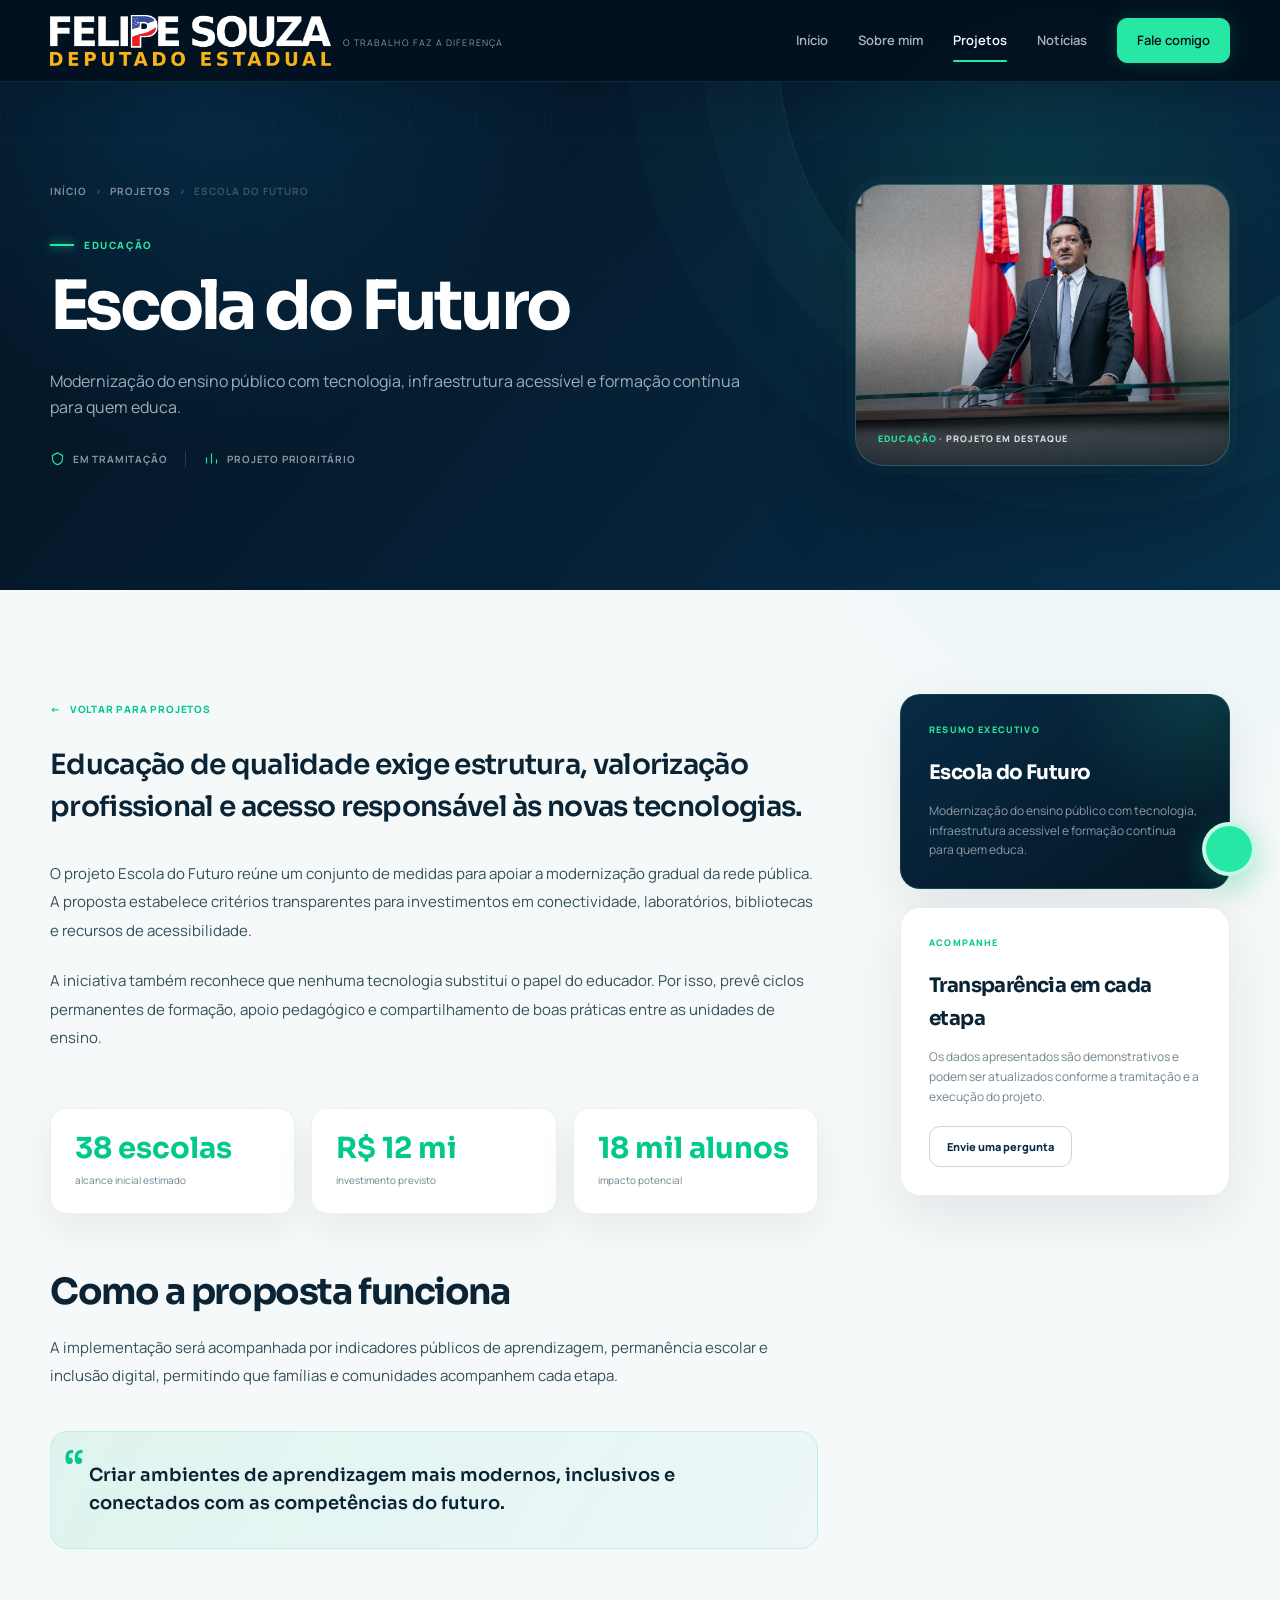
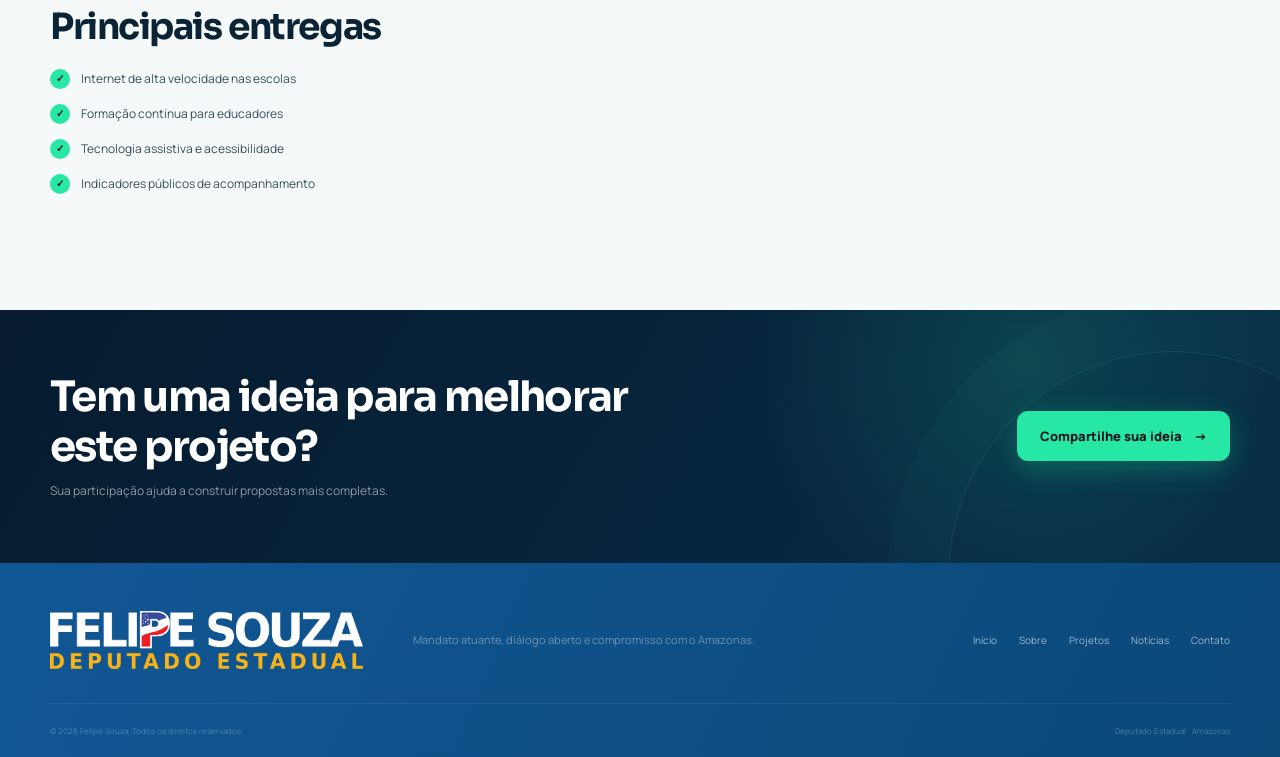
<file: projeto.html>
<!DOCTYPE html>
<html lang="pt-BR">
<head>
  <meta charset="UTF-8">
  <meta name="viewport" content="width=device-width, initial-scale=1.0">
  <meta name="theme-color" content="#061c32">
  <meta name="description" content="Conheça em detalhes um dos projetos do Deputado Felipe Souza.">
  <title>Projeto | Felipe Souza</title>
  <link rel="stylesheet" href="styles.css">
  <link rel="stylesheet" href="detail.css">
</head>
<body class="detail-page" data-project-page>
  <div class="reading-progress" aria-hidden="true"></div>
  <a class="skip-link" href="#conteudo">Pular para o conteúdo</a>

  <header class="site-header detail-header" id="site-header">
    <div class="container nav-wrap">
      <a aria-label='Felipe Souza — início' class='brand' href='/'><img class="brand-logo-img" src="assets/logo-DEP-FS-BRANCA-horizontal.png" alt="Felipe Souza"><span class="brand-copy brand-slogan"><small>O TRABALHO FAZ A DIFERENÇA</small></span></a>
      <button class="menu-toggle" type="button" aria-label="Abrir menu" aria-expanded="false" aria-controls="main-nav"><span></span><span></span><span></span></button>
      <nav class="main-nav" id="main-nav" aria-label="Navegação principal">
        <a class='nav-link' href='/#inicio'>Início</a>
        <a class='nav-link' href='/#sobre'>Sobre mim</a>
        <a class='nav-link active' href='/#projetos'>Projetos</a>
        <a class='nav-link' href='/noticias'>Notícias</a>
        <a class='nav-link nav-contact' href='/#contato'>Fale comigo</a>
      </nav>
    </div>
  </header>

  <main id="conteudo">
    <section class="inner-hero">
      <div class="container inner-hero-layout">
        <div class="inner-hero-copy reveal">
          <div class="breadcrumb"><a href='/'>Início</a><span>›</span><a href='/#projetos'>Projetos</a><span>›</span><span data-content="title">Escola do Futuro</span></div>
          <div class="detail-kicker" data-content="category">Educação</div>
          <h1 data-content="title">Escola do Futuro</h1>
          <p data-content="summary">Modernização do ensino público com tecnologia, infraestrutura acessível e formação contínua para quem educa.</p>
          <div class="inner-meta">
            <span>
              <svg viewBox="0 0 24 24" aria-hidden="true"><path d="M12 3 4 7v5c0 5 3.4 8.5 8 9.8 4.6-1.3 8-4.8 8-9.8V7z"/></svg>
              <span data-content="status">Em tramitação</span>
            </span>
            <span>
              <svg viewBox="0 0 24 24" aria-hidden="true"><path d="M4 20V10M12 20V4M20 20v-7"/></svg>
              Projeto prioritário
            </span>
          </div>
        </div>
        <figure class="detail-photo reveal" data-delay="120">
          <img data-project-image src="imagens do deputado/IMG_0708.JPG.jpeg" alt="Deputado Felipe Souza em compromisso institucional" width="1400" height="933">
          <figcaption><span data-content="category">Educação</span> · Projeto em destaque</figcaption>
        </figure>
      </div>
    </section>

    <section class="detail-main">
      <div class="container article-layout">
        <article class="article-prose reveal">
          <a class='back-link' href='/#projetos'><span>←</span> Voltar para projetos</a>
          <p class="lead" data-content="lead">Educação de qualidade exige estrutura, valorização profissional e acesso responsável às novas tecnologias.</p>
          <p data-project-paragraph>O projeto reúne um conjunto de medidas para apoiar a modernização gradual da rede pública.</p>
          <p data-project-paragraph>A iniciativa também reconhece que nenhuma tecnologia substitui o papel do educador.</p>

          <div class="detail-stats">
            <div class="detail-stat"><strong data-content="reach">38 escolas</strong><span>alcance inicial estimado</span></div>
            <div class="detail-stat"><strong data-content="investment">R$ 12 mi</strong><span>investimento previsto</span></div>
            <div class="detail-stat"><strong data-content="people">18 mil alunos</strong><span>impacto potencial</span></div>
          </div>

          <h2>Como a proposta funciona</h2>
          <p data-project-paragraph>A implementação será acompanhada por indicadores públicos, permitindo que famílias e comunidades acompanhem cada etapa.</p>
          <blockquote data-content="objective">Criar ambientes de aprendizagem mais modernos, inclusivos e conectados com as competências do futuro.</blockquote>
          <h2>Principais entregas</h2>
          <ul class="info-list">
            <li data-project-point>Internet de alta velocidade</li>
            <li data-project-point>Formação para educadores</li>
            <li data-project-point>Tecnologia assistiva</li>
            <li data-project-point>Indicadores públicos</li>
          </ul>
        </article>

        <aside class="article-sidebar reveal" data-delay="120">
          <div class="info-card dark">
            <span class="info-card-label">Resumo executivo</span>
            <h3 data-content="title">Escola do Futuro</h3>
            <p data-content="summary">Modernização do ensino público com tecnologia e acessibilidade.</p>
          </div>
          <div class="info-card">
            <span class="info-card-label">Acompanhe</span>
            <h3>Transparência em cada etapa</h3>
            <p>Os dados apresentados são demonstrativos e podem ser atualizados conforme a tramitação e a execução do projeto.</p>
            <a class='button button-outline' href='/#contato' style='margin-top:20px'>Envie uma pergunta</a>
          </div>
        </aside>
      </div>
    </section>

    <section class="detail-cta">
      <div class="container">
        <div><h2>Tem uma ideia para melhorar este projeto?</h2><p>Sua participação ajuda a construir propostas mais completas.</p></div>
        <a class='button button-primary' href='/#contato'>Compartilhe sua ideia <span>→</span></a>
      </div>
    </section>
  </main>

  <footer class="site-footer">
    <div class="container footer-main">
      <a class='brand footer-brand' href='/'><img class="brand-logo-img" src="assets/logo-DEP-FS-BRANCA-horizontal.png" alt="Felipe Souza"></a>
      <p>Mandato atuante, diálogo aberto e compromisso com o Amazonas.</p>
      <nav aria-label="Links do rodapé"><a href='/'>Início</a><a href='/trajetoria'>Sobre</a><a href='/#projetos'>Projetos</a><a href='/noticias'>Notícias</a><a href='/#contato'>Contato</a></nav>
    </div>
    <div class="container footer-bottom"><span>© <span data-current-year></span> Felipe Souza. Todos os direitos reservados.</span><span>Deputado Estadual · Amazonas</span></div>
  </footer>

  <a class="floating-whatsapp" href="https://wa.me/559294698262?text=Ol%C3%A1%2C%20gostaria%20de%20falar%20com%20a%20equipe." target="_blank" rel="noopener noreferrer" aria-label="Falar pelo WhatsApp">
    <svg viewBox="0 0 24 24" aria-hidden="true"><path d="M20.5 3.5A11 11 0 0 0 3.2 16.8L2 22l5.3-1.2A11 11 0 0 0 20.5 3.5z"/><path d="M8 7.5c.3-.5.5-.5.9-.5h.6c.2 0 .4 0 .6.5l.9 2c.1.3.1.5-.1.7l-.7.9c-.2.2-.3.4-.1.7.7 1.3 1.7 2.4 3 3.1"/></svg>
  </a>
  <script src="detail.js"></script>
</body>
</html>
</file>
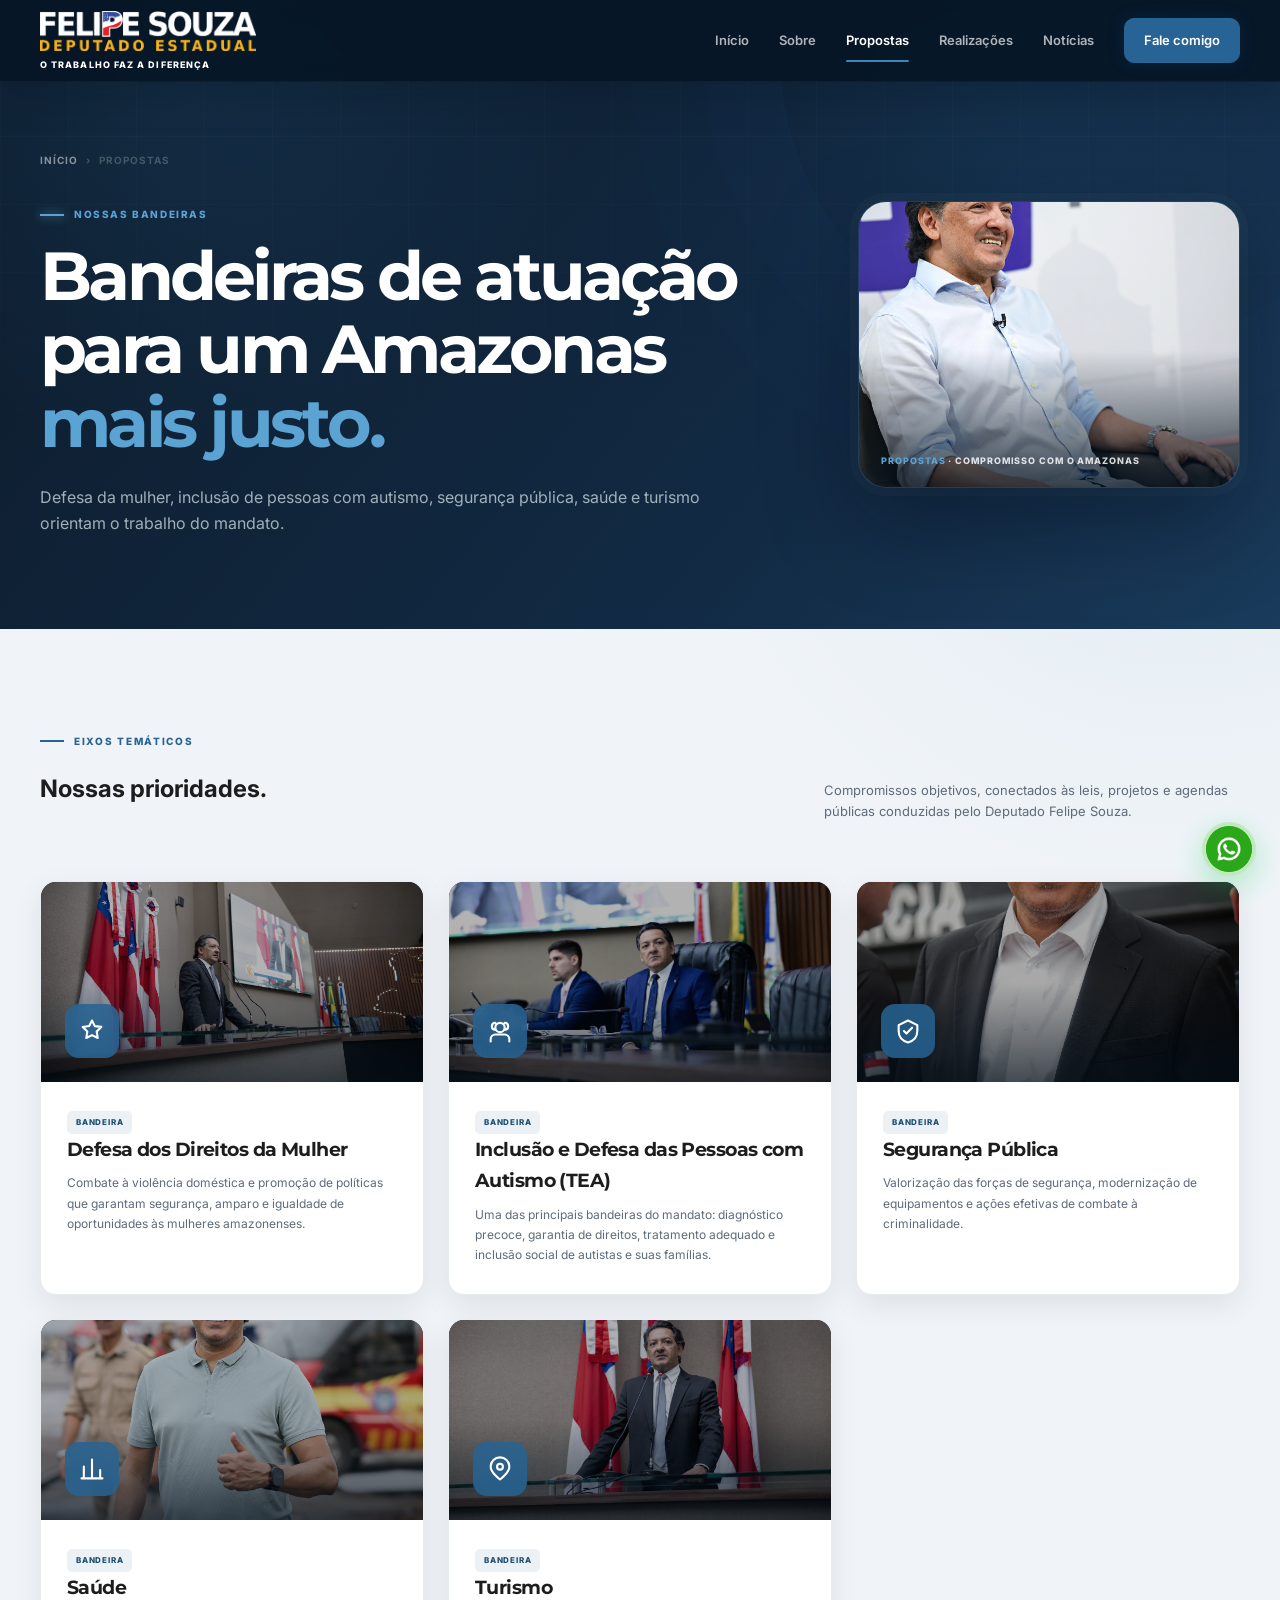
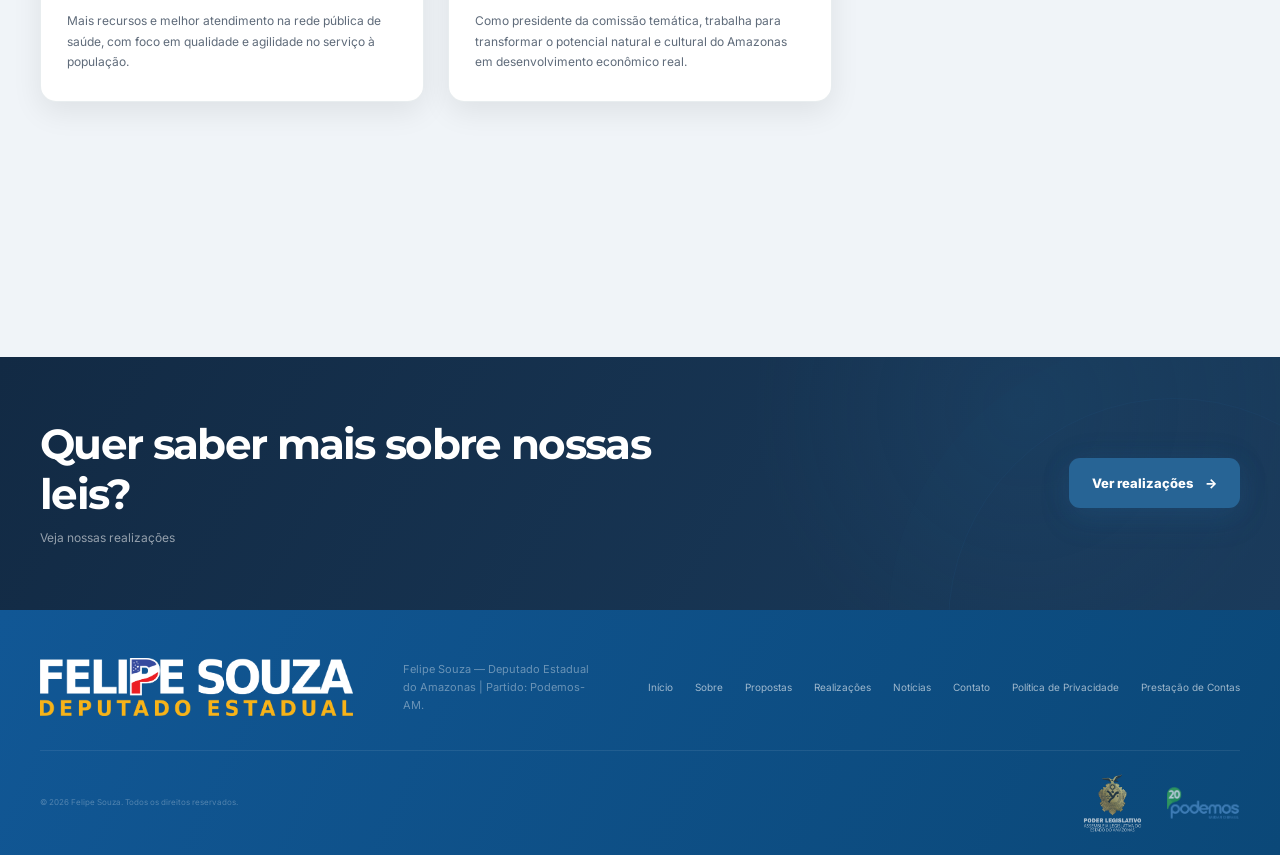
<file: propostas.html>
<!DOCTYPE html>
<html lang="pt-BR">
<head>
  <meta charset="UTF-8">
  <meta name="viewport" content="width=device-width, initial-scale=1.0">
  <meta name="theme-color" content="#0a1a2e">
  <meta name="description" content="Conheça as propostas do Deputado Estadual Felipe Souza: Direitos da Mulher, Inclusão do Autista, Segurança Pública, Saúde e Turismo.">
  <meta property="og:title" content="Propostas | Deputado Felipe Souza">
  <meta property="og:description" content="Propostas para um Amazonas mais justo — direitos da mulher, autismo, segurança, saúde e turismo.">
  <link rel="icon" type="image/png" href="assets/favicon.png">
  <title>Propostas | Deputado Felipe Souza</title>
  <link rel="stylesheet" href="css/style.css">
  <link rel="stylesheet" href="css/responsive.css">
</head>
<body class="detail-page">
  <div class="reading-progress" aria-hidden="true"></div>
  <a class="skip-link" href="#conteudo">Pular para o conteúdo</a>

  <header class="site-header detail-header" id="site-header">
    <div class="container nav-wrap">
      <a aria-label='Felipe Souza — início' class='brand' href='/'><img class="brand-logo-img" src="assets/logo-DEP-FS-BRANCA-horizontal.png" alt="Felipe Souza"><span class="brand-copy brand-slogan"><small>O TRABALHO FAZ A DIFERENÇA</small></span></a>
      <button class="menu-toggle" type="button" aria-label="Abrir menu" aria-expanded="false" aria-controls="main-nav"><span></span><span></span><span></span></button>
      <nav class="main-nav" id="main-nav" aria-label="Navegação principal">
        <a class='nav-link' href='/'>Início</a>
        <a class='nav-link' href='/sobre'>Sobre</a>
        <a class='nav-link active' href='/propostas'>Propostas</a>
        <a class='nav-link' href='/realizacoes'>Realizações</a>
        <a class='nav-link' href='/noticias'>Notícias</a>
        <a class='nav-link nav-contact' href='/contato'>Fale comigo</a>
      </nav>
    </div>
  </header>

  <main id="conteudo">
    <section class="inner-hero">
      <div class="container inner-hero-layout">
        <div class="inner-hero-copy reveal">
          <div class="breadcrumb"><a href='/'>Início</a><span>›</span><span>Propostas</span></div>
          <div class="detail-kicker">Nossas bandeiras</div>
          <h1>Bandeiras de atuação para um Amazonas <span>mais justo.</span></h1>
          <p>Defesa da mulher, inclusão de pessoas com autismo, segurança pública, saúde e turismo orientam o trabalho do mandato.</p>
        </div>
        <figure class="detail-photo reveal" data-delay="120">
          <img src="imagens do deputado/IMG_8611.JPG.jpeg" alt="Deputado Felipe Souza em atividade" width="1400" height="933" loading="lazy">
          <figcaption><span>Propostas</span> · Compromisso com o Amazonas</figcaption>
        </figure>
      </div>
    </section>

    <section class="detail-main">
      <div class="container">
        <div class="section-heading reveal">
          <div>
            <div class="section-label">Eixos temáticos</div>
            <h2>Nossas <span>prioridades.</span></h2>
          </div>
          <p>Compromissos objetivos, conectados às leis, projetos e agendas públicas conduzidas pelo Deputado Felipe Souza.</p>
        </div>

        <div class="propostas-grid">
          <article class="proposta-card reveal">
            <div class="proposta-visual tone-pink">
              <img class="topic-photo" src="imagens do deputado/IMG_0716.JPG.jpeg" alt="Deputado Felipe Souza em agenda parlamentar" loading="lazy">
              <span class="proposta-icon">
                <svg viewBox="0 0 24 24" aria-hidden="true"><path d="M12 3l2.4 4.8L20 8.5l-4 3.9.9 5.6L12 15.5l-4.9 2.5L8 12.4l-4-3.9 5.6-.8z"/></svg>
              </span>
            </div>
            <div class="proposta-body">
              <span class="tag">Bandeira</span>
              <h3>Defesa dos Direitos da Mulher</h3>
              <p>Combate à violência doméstica e promoção de políticas que garantam segurança, amparo e igualdade de oportunidades às mulheres amazonenses.</p>
            </div>
          </article>

          <article class="proposta-card reveal" data-delay="60">
            <div class="proposta-visual tone-blue">
              <img class="topic-photo" src="imagens do deputado/IMG_6772.JPG.jpeg" alt="Deputado Felipe Souza em atividade legislativa" loading="lazy">
              <span class="proposta-icon">
                <svg viewBox="0 0 24 24" aria-hidden="true"><path d="M16 11c1.7 0 3-1.3 3-3s-1.3-3-3-3M8 11c-1.7 0-3-1.3-3-3s1.3-3 3-3M12 13c2.2 0 4-1.8 4-4s-1.8-4-4-4-4 1.8-4 4 1.8 4 4 4zM4 21v-2c0-2.2 1.8-4 4-4h8c2.2 0 4 1.8 4 4v2"/></svg>
              </span>
            </div>
            <div class="proposta-body">
              <span class="tag">Bandeira</span>
              <h3>Inclusão e Defesa das Pessoas com Autismo (TEA)</h3>
              <p>Uma das principais bandeiras do mandato: diagnóstico precoce, garantia de direitos, tratamento adequado e inclusão social de autistas e suas famílias.</p>
            </div>
          </article>

          <article class="proposta-card reveal" data-delay="120">
            <div class="proposta-visual tone-navy">
              <img class="topic-photo" src="imagens do deputado/IMG_8960.JPG.jpeg" alt="Deputado Felipe Souza em sessão parlamentar" loading="lazy">
              <span class="proposta-icon">
                <svg viewBox="0 0 24 24" aria-hidden="true"><path d="M12 3 4 7v5c0 5 3.4 8.5 8 9.8 4.6-1.3 8-4.8 8-9.8V7z"/><path d="m8.5 12 2.2 2.2 4.8-5"/></svg>
              </span>
            </div>
            <div class="proposta-body">
              <span class="tag">Bandeira</span>
              <h3>Segurança Pública</h3>
              <p>Valorização das forças de segurança, modernização de equipamentos e ações efetivas de combate à criminalidade.</p>
            </div>
          </article>

          <article class="proposta-card reveal">
            <div class="proposta-visual tone-green">
              <img class="topic-photo" src="imagens do deputado/IMG_9379.JPG.jpeg" alt="Deputado Felipe Souza em compromisso público" loading="lazy">
              <span class="proposta-icon">
                <svg viewBox="0 0 24 24" aria-hidden="true"><path d="M5 20V10M12 20V4M19 20v-7M3 20h18"/></svg>
              </span>
            </div>
            <div class="proposta-body">
              <span class="tag">Bandeira</span>
              <h3>Saúde</h3>
              <p>Mais recursos e melhor atendimento na rede pública de saúde, com foco em qualidade e agilidade no serviço à população.</p>
            </div>
          </article>

          <article class="proposta-card reveal" data-delay="60">
            <div class="proposta-visual tone-gold">
              <img class="topic-photo" src="imagens do deputado/IMG_0708.JPG.jpeg" alt="Deputado Felipe Souza em compromisso institucional" loading="lazy">
              <span class="proposta-icon">
                <svg viewBox="0 0 24 24" aria-hidden="true"><path d="M20 10c0 5-8 11-8 11S4 15 4 10a8 8 0 1 1 16 0z"/><circle cx="12" cy="10" r="2.5"/></svg>
              </span>
            </div>
            <div class="proposta-body">
              <span class="tag">Bandeira</span>
              <h3>Turismo</h3>
              <p>Como presidente da comissão temática, trabalha para transformar o potencial natural e cultural do Amazonas em desenvolvimento econômico real.</p>
            </div>
          </article>
        </div>

        <div class="projects-cta reveal" style="margin-top: 54px;">
          <p><span>+</span> Tem uma sugestão de proposta? Compartilhe com nossa equipe.</p>
          <a class='button button-outline' href='/contato'>Envie sua ideia</a>
        </div>
      </div>
    </section>

    <section class="detail-cta">
      <div class="container">
        <div><h2>Quer saber mais sobre nossas leis?</h2><p>Veja nossas realizações</p></div>
        <a class='button button-primary' href='/realizacoes'>Ver realizações <span>→</span></a>
      </div>
    </section>
  </main>

  <footer class="site-footer">
    <div class="container footer-main">
      <a class='brand footer-brand' href='/'><img class="brand-logo-img" src="assets/logo-DEP-FS-BRANCA-horizontal.png" alt="Felipe Souza"></a>
      <p>Felipe Souza — Deputado Estadual do Amazonas | Partido: Podemos-AM.</p>
      <nav aria-label="Links do rodapé"><a href='/'>Início</a><a href='/sobre'>Sobre</a><a href='/propostas'>Propostas</a><a href='/realizacoes'>Realizações</a><a href='/noticias'>Notícias</a><a href='/contato'>Contato</a><a href="#">Política de Privacidade</a><a href="#">Prestação de Contas</a></nav>
    </div>
    <div class="container footer-bottom"><span>© <span data-current-year></span> Felipe Souza. Todos os direitos reservados.</span><span class="footer-logos">
        <img src="logos/LOGO-ALEAM-VERTICAL-DOURADA-E-BRANCA.png" alt="ALEAM" height="28" style="opacity:0.7">
        <img src="logos/PODEMOS-AZUL-CLARO-E-VERDE.png" alt="Podemos" height="24" style="opacity:0.7; margin-left:12px">
      </span></div>
  </footer>

  <a class="floating-whatsapp" href="https://wa.me/559294698262" target="_blank" rel="noopener noreferrer" aria-label="Falar pelo WhatsApp">
    <img src="assets/whatsapp.png" alt="" width="54" height="54" loading="lazy">
  </a>
  <script src="js/main.js"></script>
</body>
</html>
</file>
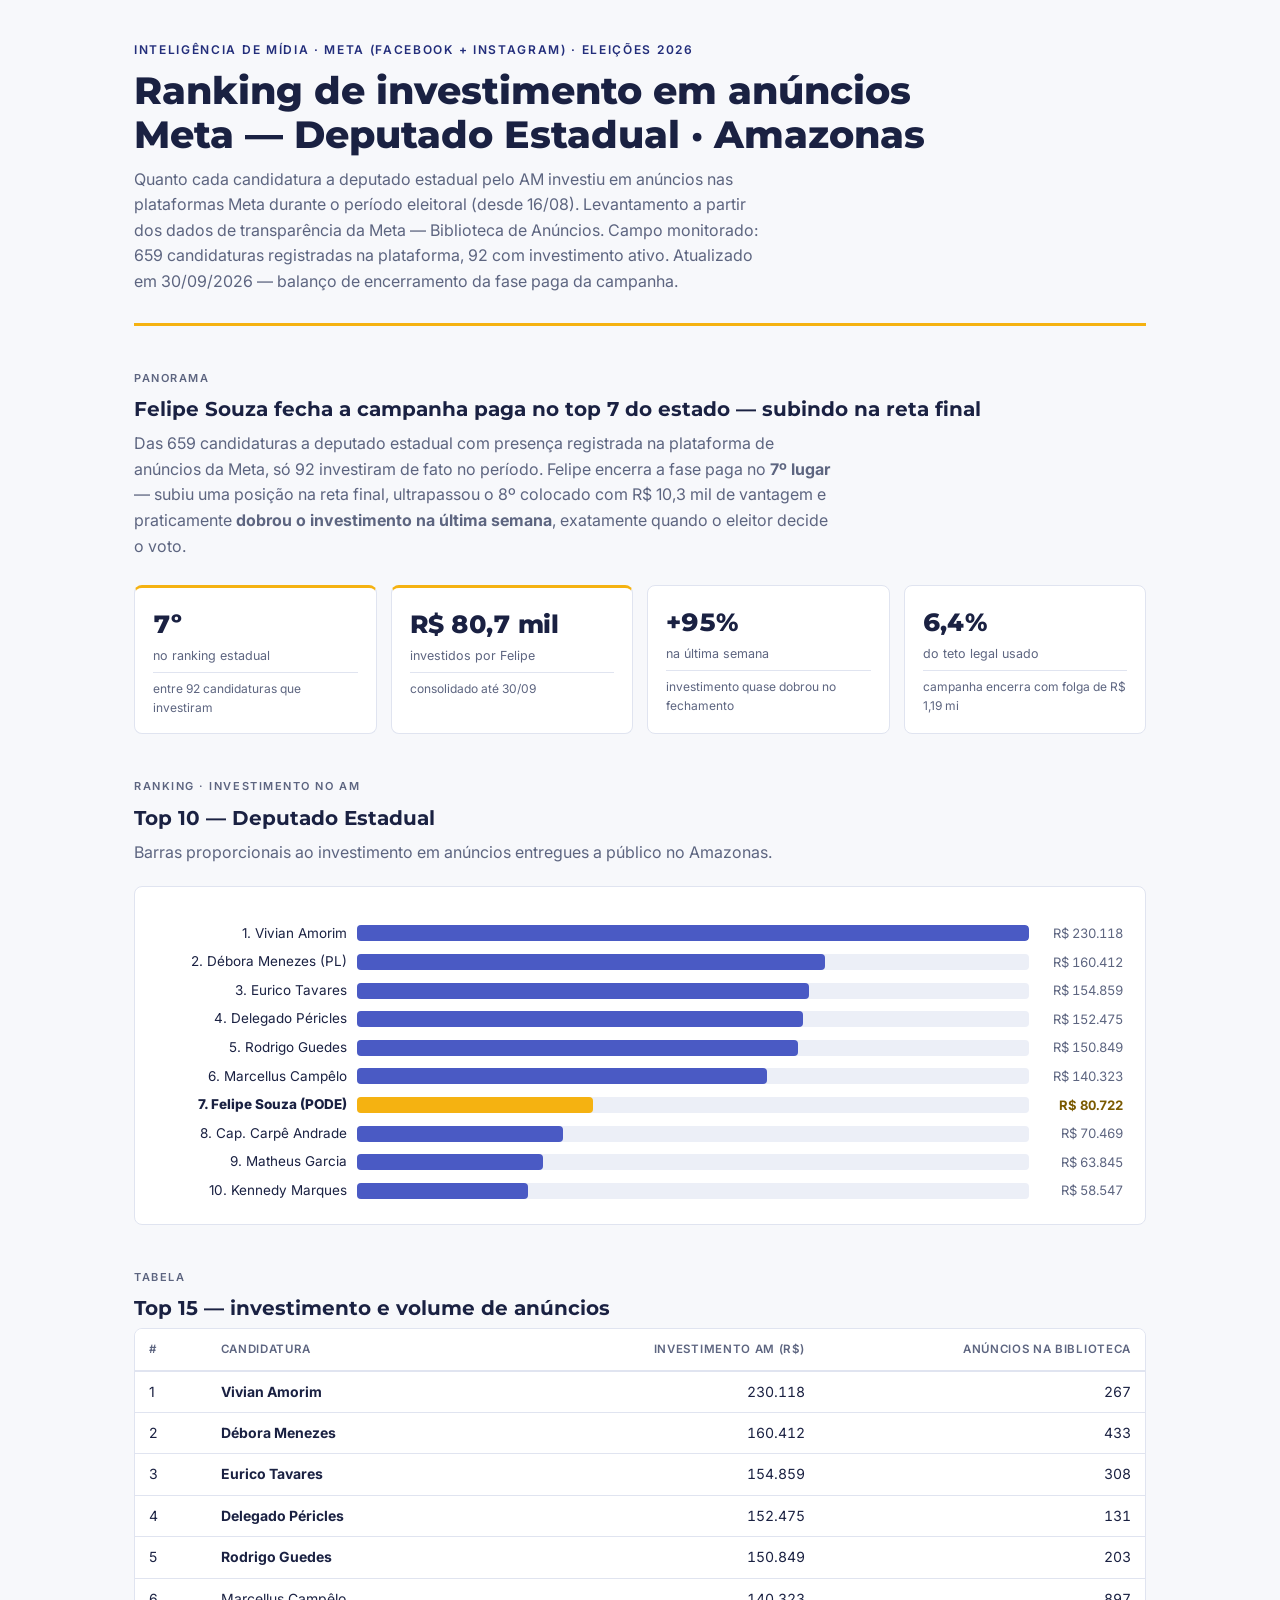
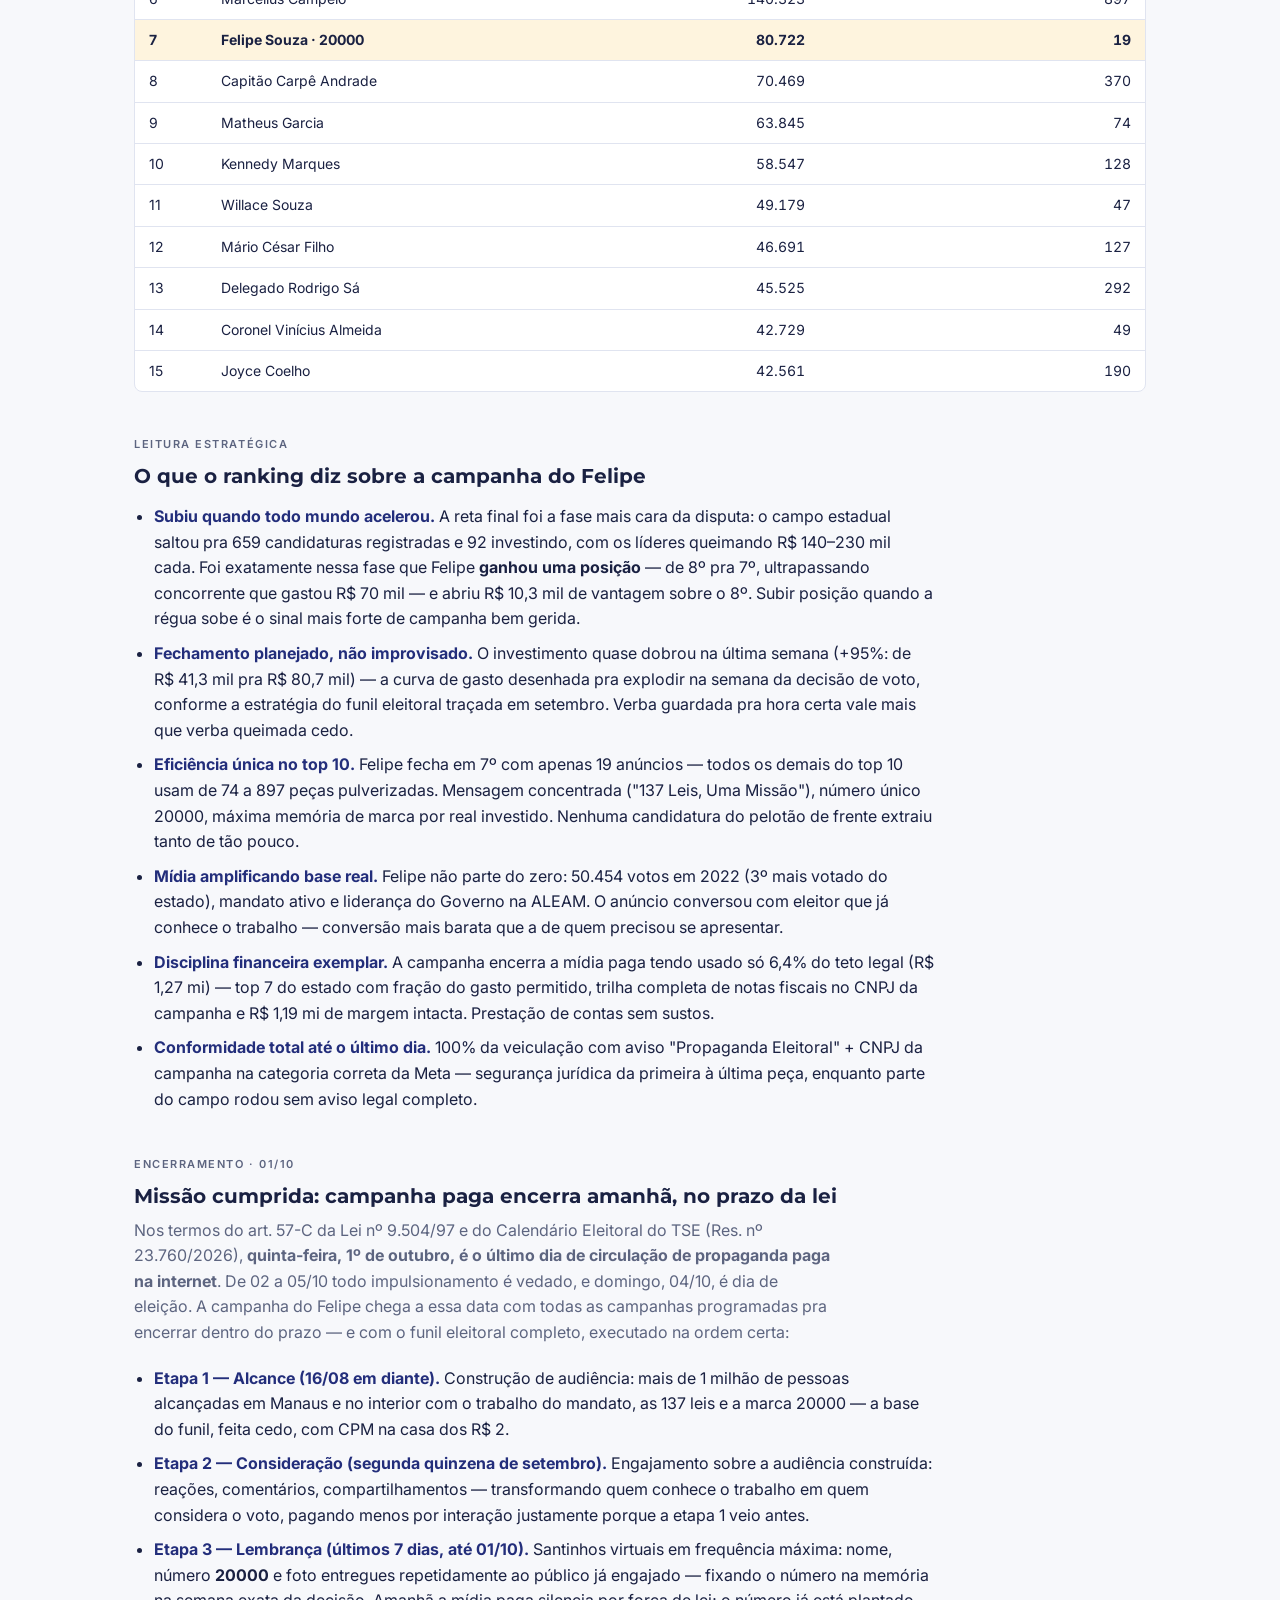
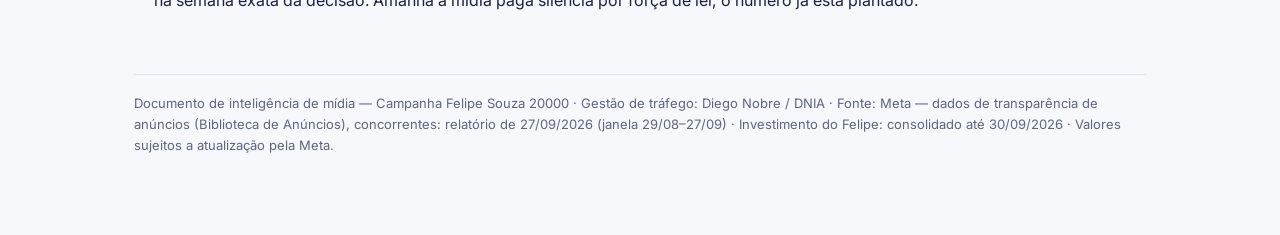
<file: ranking-meta-am-2026.html>
<!DOCTYPE html>
<html lang="pt-BR">
<head>
<meta charset="UTF-8">
<meta name="viewport" content="width=device-width, initial-scale=1.0">
<meta name="robots" content="noindex, nofollow">
<title>Ranking de Investimento Meta — Estadual AM 2026 · Felipe Souza 20000</title>
<link rel="preconnect" href="https://fonts.googleapis.com">
<link rel="preconnect" href="https://fonts.gstatic.com" crossorigin>
<link href="https://fonts.googleapis.com/css2?family=Montserrat:wght@500;600;700;800&family=Inter:wght@400;500;600;700&display=swap" rel="stylesheet">
</head>
<body>
<style>
:root{
  --bg:#F7F8FB; --surface:#FFFFFF; --ink:#1A2142; --muted:#5D6580; --line:#E0E4F0;
  --blue:#232E7B; --blue-deep:#232E7B; --blue-mid:#4A5AC4; --blue-light:#9BA8EA;
  --gold:#F5B211; --gold-ink:#7A5A00; --warn-bg:#FDF5DC; --warn-line:#E3C45A;
  --track:#ECEFF7;
}
@media (prefers-color-scheme: dark){:root{
  --bg:#0D1120; --surface:#161C33; --ink:#E9ECF7; --muted:#A0A9C4; --line:#2A3352;
  --blue:#8C9AE8; --blue-deep:#4A5AC4; --blue-mid:#6C7CDB; --blue-light:#39448F;
  --gold:#F5B211; --gold-ink:#F0C24B; --warn-bg:#2A2410; --warn-line:#7A5A00;
  --track:#1C2440;
}}
:root[data-theme="dark"]{
  --bg:#0D1120; --surface:#161C33; --ink:#E9ECF7; --muted:#A0A9C4; --line:#2A3352;
  --blue:#8C9AE8; --blue-deep:#4A5AC4; --blue-mid:#6C7CDB; --blue-light:#39448F;
  --gold:#F5B211; --gold-ink:#F0C24B; --warn-bg:#2A2410; --warn-line:#7A5A00;
  --track:#1C2440;
}
:root[data-theme="light"]{
  --bg:#F7F8FB; --surface:#FFFFFF; --ink:#1A2142; --muted:#5D6580; --line:#E0E4F0;
  --blue:#232E7B; --blue-deep:#232E7B; --blue-mid:#4A5AC4; --blue-light:#9BA8EA;
  --gold:#F5B211; --gold-ink:#7A5A00; --warn-bg:#FDF5DC; --warn-line:#E3C45A;
  --track:#ECEFF7;
}
*{box-sizing:border-box}
body{background:var(--bg); color:var(--ink);
  font:16px/1.6 "Inter", "Segoe UI", system-ui, sans-serif; margin:0; padding:0;}
h1,h2,h3,.stat .v{font-family:"Montserrat","Inter",sans-serif;}
.wrap{max-width:1060px; margin:0 auto; padding:40px 24px 80px;}
header.hero{border-bottom:3px solid var(--gold); padding-bottom:28px; margin-bottom:32px;}
.eyebrow{font-size:12px; letter-spacing:.14em; text-transform:uppercase; color:var(--blue); font-weight:600; margin:0 0 10px;}
h1{font-size:clamp(26px,4vw,38px); line-height:1.15; margin:0 0 10px; font-weight:800; text-wrap:balance;}
.sub{color:var(--muted); margin:0; max-width:64ch;}
h2{font-size:20px; font-weight:700; margin:0 0 4px;}
section{margin:44px 0;}
.sec-eyebrow{font-size:11px; letter-spacing:.14em; text-transform:uppercase; color:var(--muted); font-weight:600; margin:0 0 6px;}
.lede{color:var(--muted); margin:6px 0 20px; max-width:70ch;}
.stats{display:grid; grid-template-columns:repeat(auto-fit,minmax(180px,1fr)); gap:14px; margin:26px 0 0;}
.stat{background:var(--surface); border:1px solid var(--line); border-radius:8px; padding:16px 18px;}
.stat .v{font-size:25px; font-weight:800; font-variant-numeric:tabular-nums; letter-spacing:-.01em;}
.stat .l{font-size:12.5px; color:var(--muted); margin-top:2px;}
.stat .d{font-size:12px; color:var(--muted); margin-top:6px; border-top:1px solid var(--line); padding-top:6px;}
.stat.hl{border-top:3px solid var(--gold);}
.card{background:var(--surface); border:1px solid var(--line); border-radius:8px; padding:22px;}
.hchart{display:grid; gap:7px; margin-top:14px;}
.hrow{display:grid; grid-template-columns:190px 1fr 84px; align-items:center; gap:10px; position:relative; outline:none;}
.hlabel{font-size:13.5px; text-align:right; color:var(--ink); white-space:nowrap; overflow:hidden; text-overflow:ellipsis;}
.htrack{background:var(--track); border-radius:4px; height:16px; overflow:hidden;}
.hbar{display:block; height:100%; border-radius:0 4px 4px 0; background:var(--blue-mid);}
.hbar.me{background:var(--gold);}
.hrow.me .hlabel{font-weight:800;}
.hrow.me .hval{color:var(--gold-ink); font-weight:700;}
.hval{font-size:13px; font-variant-numeric:tabular-nums; color:var(--muted); text-align:right;}
.tscroll{overflow-x:auto; border:1px solid var(--line); border-radius:8px; background:var(--surface);}
table{border-collapse:collapse; width:100%; font-size:14px; min-width:640px;}
th{font-size:11.5px; letter-spacing:.06em; text-transform:uppercase; color:var(--muted); font-weight:600;
  text-align:left; padding:11px 14px; border-bottom:2px solid var(--line); position:sticky; top:0; background:var(--surface);}
th.num{text-align:right;}
td{padding:9px 14px; border-bottom:1px solid var(--line); vertical-align:top;}
tr:last-child td{border-bottom:none;}
td.num{text-align:right; font-variant-numeric:tabular-nums; white-space:nowrap;}
tr.me td{background:color-mix(in srgb, var(--gold) 14%, var(--surface)); font-weight:700;}
.strong{font-weight:700;} .muted{color:var(--muted);} .small{font-size:12.5px;}
ul.rules{padding-left:20px; margin:12px 0 0;} ul.rules li{margin:9px 0; max-width:78ch;}
ul.rules li b{color:var(--blue);}
footer{margin-top:60px; border-top:1px solid var(--line); padding-top:18px; font-size:13px; color:var(--muted);}
@media (max-width:640px){ .hrow{grid-template-columns:120px 1fr 72px;} .hlabel{font-size:12px;} }
@media (prefers-reduced-motion:no-preference){ .hbar{transition:width .5s ease;} }
</style>

<div class="wrap">
<header class="hero">
  <p class="eyebrow">Inteligência de mídia · Meta (Facebook + Instagram) · Eleições 2026</p>
  <h1>Ranking de investimento em anúncios Meta — Deputado Estadual · Amazonas</h1>
  <p class="sub">Quanto cada candidatura a deputado estadual pelo AM investiu em anúncios nas plataformas Meta durante o período eleitoral (desde 16/08). Levantamento a partir dos dados de transparência da Meta — Biblioteca de Anúncios. Campo monitorado: 659 candidaturas registradas na plataforma, 92 com investimento ativo. Atualizado em 30/09/2026 — balanço de encerramento da fase paga da campanha.</p>
</header>

<section>
  <p class="sec-eyebrow">Panorama</p>
  <h2>Felipe Souza fecha a campanha paga no top 7 do estado — subindo na reta final</h2>
  <p class="lede">Das 659 candidaturas a deputado estadual com presença registrada na plataforma de anúncios da Meta, só 92 investiram de fato no período. Felipe encerra a fase paga no <strong>7º lugar</strong> — subiu uma posição na reta final, ultrapassou o 8º colocado com R$ 10,3 mil de vantagem e praticamente <strong>dobrou o investimento na última semana</strong>, exatamente quando o eleitor decide o voto.</p>
  <div class="stats">
    <div class="stat hl"><div class="v">7º</div><div class="l">no ranking estadual</div><div class="d">entre 92 candidaturas que investiram</div></div>
    <div class="stat hl"><div class="v">R$ 80,7 mil</div><div class="l">investidos por Felipe</div><div class="d">consolidado até 30/09</div></div>
    <div class="stat"><div class="v">+95%</div><div class="l">na última semana</div><div class="d">investimento quase dobrou no fechamento</div></div>
    <div class="stat"><div class="v">6,4%</div><div class="l">do teto legal usado</div><div class="d">campanha encerra com folga de R$ 1,19 mi</div></div>
  </div>
</section>

<section>
  <p class="sec-eyebrow">Ranking · investimento no AM</p>
  <h2>Top 10 — Deputado Estadual</h2>
  <p class="lede">Barras proporcionais ao investimento em anúncios entregues a público no Amazonas.</p>
  <div class="card">
    <div class="hchart">
      <div class="hrow"><span class="hlabel">1. Vivian Amorim</span><span class="htrack"><span class="hbar" style="width:100%"></span></span><span class="hval">R$ 230.118</span></div>
      <div class="hrow"><span class="hlabel">2. Débora Menezes (PL)</span><span class="htrack"><span class="hbar" style="width:69.7%"></span></span><span class="hval">R$ 160.412</span></div>
      <div class="hrow"><span class="hlabel">3. Eurico Tavares</span><span class="htrack"><span class="hbar" style="width:67.3%"></span></span><span class="hval">R$ 154.859</span></div>
      <div class="hrow"><span class="hlabel">4. Delegado Péricles</span><span class="htrack"><span class="hbar" style="width:66.3%"></span></span><span class="hval">R$ 152.475</span></div>
      <div class="hrow"><span class="hlabel">5. Rodrigo Guedes</span><span class="htrack"><span class="hbar" style="width:65.6%"></span></span><span class="hval">R$ 150.849</span></div>
      <div class="hrow"><span class="hlabel">6. Marcellus Campêlo</span><span class="htrack"><span class="hbar" style="width:61%"></span></span><span class="hval">R$ 140.323</span></div>
      <div class="hrow me"><span class="hlabel">7. Felipe Souza (PODE)</span><span class="htrack"><span class="hbar me" style="width:35.1%"></span></span><span class="hval">R$ 80.722</span></div>
      <div class="hrow"><span class="hlabel">8. Cap. Carpê Andrade</span><span class="htrack"><span class="hbar" style="width:30.6%"></span></span><span class="hval">R$ 70.469</span></div>
      <div class="hrow"><span class="hlabel">9. Matheus Garcia</span><span class="htrack"><span class="hbar" style="width:27.7%"></span></span><span class="hval">R$ 63.845</span></div>
      <div class="hrow"><span class="hlabel">10. Kennedy Marques</span><span class="htrack"><span class="hbar" style="width:25.4%"></span></span><span class="hval">R$ 58.547</span></div>
    </div>
  </div>
</section>

<section>
  <p class="sec-eyebrow">Tabela</p>
  <h2>Top 15 — investimento e volume de anúncios</h2>
  <div class="tscroll">
  <table>
    <thead><tr><th>#</th><th>Candidatura</th><th class="num">Investimento AM (R$)</th><th class="num">Anúncios na biblioteca</th></tr></thead>
    <tbody>
      <tr><td>1</td><td class="strong">Vivian Amorim</td><td class="num">230.118</td><td class="num">267</td></tr>
      <tr><td>2</td><td class="strong">Débora Menezes</td><td class="num">160.412</td><td class="num">433</td></tr>
      <tr><td>3</td><td class="strong">Eurico Tavares</td><td class="num">154.859</td><td class="num">308</td></tr>
      <tr><td>4</td><td class="strong">Delegado Péricles</td><td class="num">152.475</td><td class="num">131</td></tr>
      <tr><td>5</td><td class="strong">Rodrigo Guedes</td><td class="num">150.849</td><td class="num">203</td></tr>
      <tr><td>6</td><td>Marcellus Campêlo</td><td class="num">140.323</td><td class="num">897</td></tr>
      <tr class="me"><td>7</td><td>Felipe Souza · 20000</td><td class="num">80.722</td><td class="num">19</td></tr>
      <tr><td>8</td><td>Capitão Carpê Andrade</td><td class="num">70.469</td><td class="num">370</td></tr>
      <tr><td>9</td><td>Matheus Garcia</td><td class="num">63.845</td><td class="num">74</td></tr>
      <tr><td>10</td><td>Kennedy Marques</td><td class="num">58.547</td><td class="num">128</td></tr>
      <tr><td>11</td><td>Willace Souza</td><td class="num">49.179</td><td class="num">47</td></tr>
      <tr><td>12</td><td>Mário César Filho</td><td class="num">46.691</td><td class="num">127</td></tr>
      <tr><td>13</td><td>Delegado Rodrigo Sá</td><td class="num">45.525</td><td class="num">292</td></tr>
      <tr><td>14</td><td>Coronel Vinícius Almeida</td><td class="num">42.729</td><td class="num">49</td></tr>
      <tr><td>15</td><td>Joyce Coelho</td><td class="num">42.561</td><td class="num">190</td></tr>
    </tbody>
  </table>
  </div>
</section>

<section>
  <p class="sec-eyebrow">Leitura estratégica</p>
  <h2>O que o ranking diz sobre a campanha do Felipe</h2>
  <ul class="rules">
    <li><b>Subiu quando todo mundo acelerou.</b> A reta final foi a fase mais cara da disputa: o campo estadual saltou pra 659 candidaturas registradas e 92 investindo, com os líderes queimando R$ 140–230 mil cada. Foi exatamente nessa fase que Felipe <strong>ganhou uma posição</strong> — de 8º pra 7º, ultrapassando concorrente que gastou R$ 70 mil — e abriu R$ 10,3 mil de vantagem sobre o 8º. Subir posição quando a régua sobe é o sinal mais forte de campanha bem gerida.</li>
    <li><b>Fechamento planejado, não improvisado.</b> O investimento quase dobrou na última semana (+95%: de R$ 41,3 mil pra R$ 80,7 mil) — a curva de gasto desenhada pra explodir na semana da decisão de voto, conforme a estratégia do funil eleitoral traçada em setembro. Verba guardada pra hora certa vale mais que verba queimada cedo.</li>
    <li><b>Eficiência única no top 10.</b> Felipe fecha em 7º com apenas 19 anúncios — todos os demais do top 10 usam de 74 a 897 peças pulverizadas. Mensagem concentrada ("137 Leis, Uma Missão"), número único 20000, máxima memória de marca por real investido. Nenhuma candidatura do pelotão de frente extraiu tanto de tão pouco.</li>
    <li><b>Mídia amplificando base real.</b> Felipe não parte do zero: 50.454 votos em 2022 (3º mais votado do estado), mandato ativo e liderança do Governo na ALEAM. O anúncio conversou com eleitor que já conhece o trabalho — conversão mais barata que a de quem precisou se apresentar.</li>
    <li><b>Disciplina financeira exemplar.</b> A campanha encerra a mídia paga tendo usado só 6,4% do teto legal (R$ 1,27 mi) — top 7 do estado com fração do gasto permitido, trilha completa de notas fiscais no CNPJ da campanha e R$ 1,19 mi de margem intacta. Prestação de contas sem sustos.</li>
    <li><b>Conformidade total até o último dia.</b> 100% da veiculação com aviso "Propaganda Eleitoral" + CNPJ da campanha na categoria correta da Meta — segurança jurídica da primeira à última peça, enquanto parte do campo rodou sem aviso legal completo.</li>
  </ul>
</section>

<section>
  <p class="sec-eyebrow">Encerramento · 01/10</p>
  <h2>Missão cumprida: campanha paga encerra amanhã, no prazo da lei</h2>
  <p class="lede">Nos termos do art. 57-C da Lei nº 9.504/97 e do Calendário Eleitoral do TSE (Res. nº 23.760/2026), <strong>quinta-feira, 1º de outubro, é o último dia de circulação de propaganda paga na internet</strong>. De 02 a 05/10 todo impulsionamento é vedado, e domingo, 04/10, é dia de eleição. A campanha do Felipe chega a essa data com todas as campanhas programadas pra encerrar dentro do prazo — e com o funil eleitoral completo, executado na ordem certa:</p>
  <ul class="rules">
    <li><b>Etapa 1 — Alcance (16/08 em diante).</b> Construção de audiência: mais de 1 milhão de pessoas alcançadas em Manaus e no interior com o trabalho do mandato, as 137 leis e a marca 20000 — a base do funil, feita cedo, com CPM na casa dos R$ 2.</li>
    <li><b>Etapa 2 — Consideração (segunda quinzena de setembro).</b> Engajamento sobre a audiência construída: reações, comentários, compartilhamentos — transformando quem conhece o trabalho em quem considera o voto, pagando menos por interação justamente porque a etapa 1 veio antes.</li>
    <li><b>Etapa 3 — Lembrança (últimos 7 dias, até 01/10).</b> Santinhos virtuais em frequência máxima: nome, número <strong>20000</strong> e foto entregues repetidamente ao público já engajado — fixando o número na memória na semana exata da decisão. Amanhã a mídia paga silencia por força de lei; o número já está plantado.</li>
  </ul>
</section>

<footer>
  Documento de inteligência de mídia — Campanha Felipe Souza 20000 · Gestão de tráfego: Diego Nobre / DNIA · Fonte: Meta — dados de transparência de anúncios (Biblioteca de Anúncios), concorrentes: relatório de 27/09/2026 (janela 29/08–27/09) · Investimento do Felipe: consolidado até 30/09/2026 · Valores sujeitos a atualização pela Meta.
</footer>
</div>

</body>
</html>
</file>
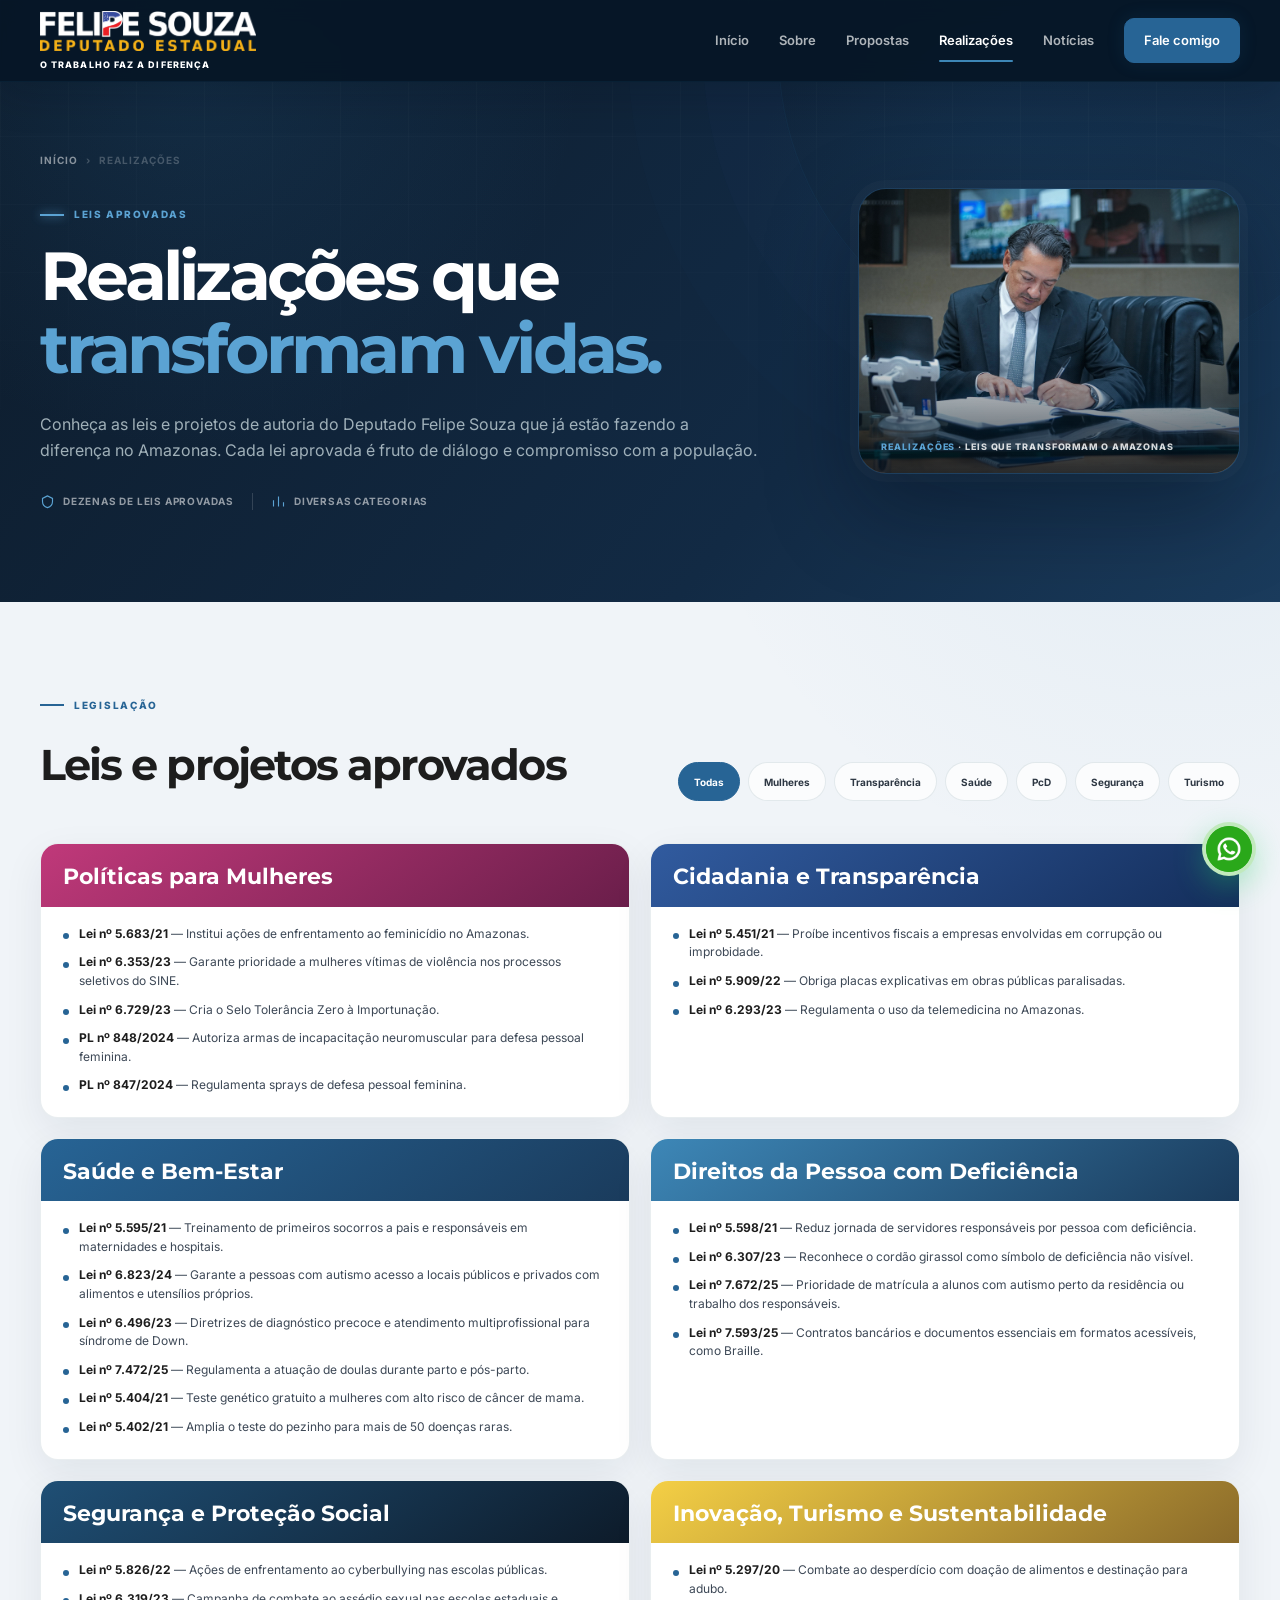
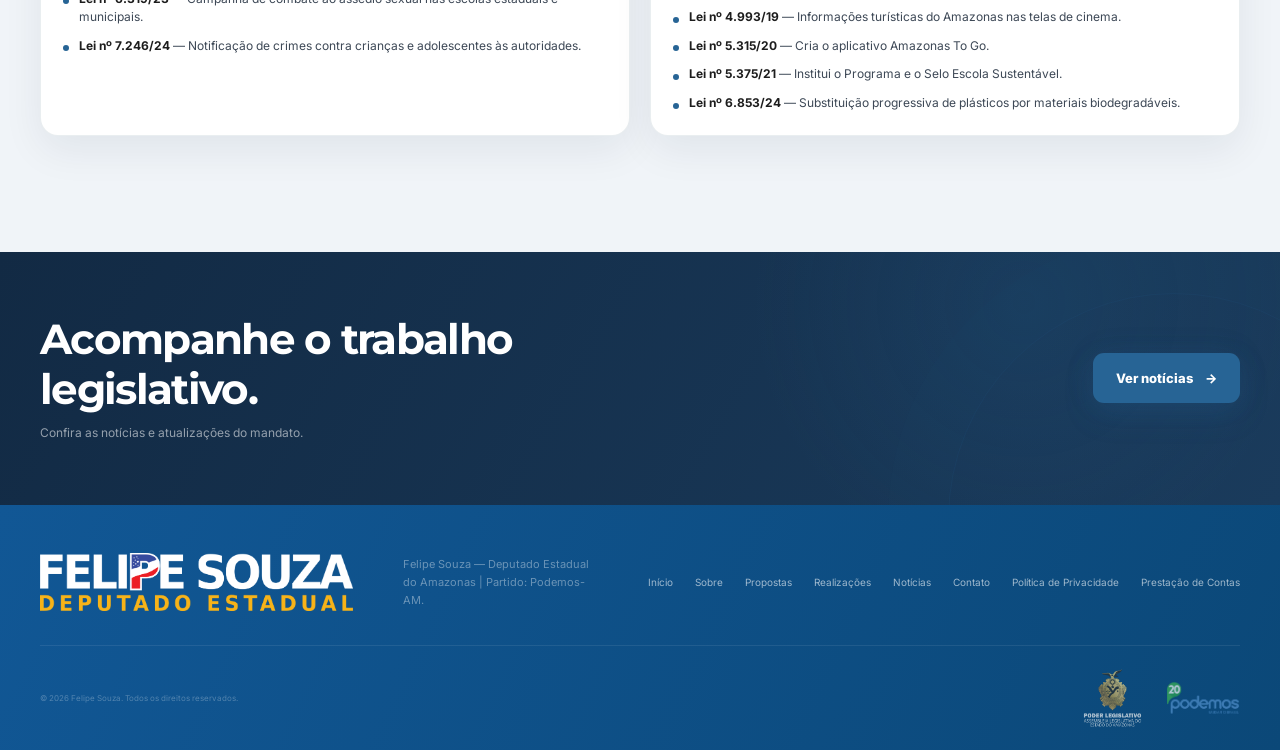
<file: realizacoes.html>
<!DOCTYPE html>
<html lang="pt-BR">
<head>
  <meta charset="UTF-8">
  <meta name="viewport" content="width=device-width, initial-scale=1.0">
  <meta name="theme-color" content="#0a1a2e">
  <meta name="description" content="Leis e realizações do Deputado Estadual Felipe Souza — Amazonas. Conheça os projetos aprovados em defesa da mulher, autismo, segurança e mais.">
  <meta property="og:title" content="Realizações | Deputado Felipe Souza">
  <meta property="og:description" content="Dezenas de leis aprovadas em defesa da mulher, autismo, segurança pública, saúde e turismo.">
  <link rel="icon" type="image/png" href="assets/favicon.png">
  <title>Realizações | Deputado Felipe Souza</title>
  <link rel="stylesheet" href="css/style.css">
  <link rel="stylesheet" href="css/responsive.css">
</head>
<body class="detail-page">
  <div class="reading-progress" aria-hidden="true"></div>
  <a class="skip-link" href="#conteudo">Pular para o conteúdo</a>

  <header class="site-header detail-header" id="site-header">
    <div class="container nav-wrap">
      <a aria-label='Felipe Souza — início' class='brand' href='/'><img class="brand-logo-img" src="assets/logo-DEP-FS-BRANCA-horizontal.png" alt="Felipe Souza"><span class="brand-copy brand-slogan"><small>O TRABALHO FAZ A DIFERENÇA</small></span></a>
      <button class="menu-toggle" type="button" aria-label="Abrir menu" aria-expanded="false" aria-controls="main-nav"><span></span><span></span><span></span></button>
      <nav class="main-nav" id="main-nav" aria-label="Navegação principal">
        <a class='nav-link' href='/'>Início</a>
        <a class='nav-link' href='/sobre'>Sobre</a>
        <a class='nav-link' href='/propostas'>Propostas</a>
        <a class='nav-link active' href='/realizacoes'>Realizações</a>
        <a class='nav-link' href='/noticias'>Notícias</a>
        <a class='nav-link nav-contact' href='/contato'>Fale comigo</a>
      </nav>
    </div>
  </header>

  <main id="conteudo">
    <section class="inner-hero">
      <div class="container inner-hero-layout">
        <div class="inner-hero-copy reveal">
          <div class="breadcrumb"><a href='/'>Início</a><span>›</span><span>Realizações</span></div>
          <div class="detail-kicker">Leis aprovadas</div>
          <h1>Realizações que <span>transformam vidas.</span></h1>
          <p>Conheça as leis e projetos de autoria do Deputado Felipe Souza que já estão fazendo a diferença no Amazonas. Cada lei aprovada é fruto de diálogo e compromisso com a população.</p>
          <div class="inner-meta">
            <span>
              <svg viewBox="0 0 24 24" aria-hidden="true"><path d="M12 3 4 7v5c0 5 3.4 8.5 8 9.8 4.6-1.3 8-4.8 8-9.8V7z"/></svg>
              Dezenas de leis aprovadas
            </span>
            <span>
              <svg viewBox="0 0 24 24" aria-hidden="true"><path d="M4 20V10M12 20V4M20 20v-7"/></svg>
              Diversas categorias
            </span>
          </div>
        </div>
        <figure class="detail-photo reveal" data-delay="120">
          <img src="imagens do deputado/IMG_8910.JPG.jpeg" alt="Deputado Felipe Souza em sessão plenária" width="1400" height="933" loading="lazy">
          <figcaption><span>Realizações</span> · Leis que transformam o Amazonas</figcaption>
        </figure>
      </div>
    </section>

    <section class="archive-section">
      <div class="container">
        <div class="archive-toolbar reveal">
          <div><div class="section-label">Legislação</div><h2>Leis e projetos aprovados</h2></div>
          <div class="filter-list" aria-label="Filtrar por categoria">
            <button class="filter-button active" type="button" data-filter="todas">Todas</button>
            <button class="filter-button" type="button" data-filter="mulheres">Mulheres</button>
            <button class="filter-button" type="button" data-filter="transparencia">Transparência</button>
            <button class="filter-button" type="button" data-filter="saude">Saúde</button>
            <button class="filter-button" type="button" data-filter="pcd">PcD</button>
            <button class="filter-button" type="button" data-filter="seguranca">Segurança</button>
            <button class="filter-button" type="button" data-filter="turismo">Turismo</button>
          </div>
        </div>

        <div class="realizacoes-grid realizacoes-eixos">
          <article class="realizacao-card reveal" data-category="mulheres">
            <div class="realizacao-top tone-pink"><span class="realizacao-numero">Políticas para Mulheres</span></div>
            <div class="realizacao-body">
              <ul class="realizacao-list">
                <li><strong>Lei nº 5.683/21</strong> — Institui ações de enfrentamento ao feminicídio no Amazonas.</li>
                <li><strong>Lei nº 6.353/23</strong> — Garante prioridade a mulheres vítimas de violência nos processos seletivos do SINE.</li>
                <li><strong>Lei nº 6.729/23</strong> — Cria o Selo Tolerância Zero à Importunação.</li>
                <li><strong>PL nº 848/2024</strong> — Autoriza armas de incapacitação neuromuscular para defesa pessoal feminina.</li>
                <li><strong>PL nº 847/2024</strong> — Regulamenta sprays de defesa pessoal feminina.</li>
              </ul>
            </div>
          </article>

          <article class="realizacao-card reveal" data-category="transparencia">
            <div class="realizacao-top tone-indigo"><span class="realizacao-numero">Cidadania e Transparência</span></div>
            <div class="realizacao-body">
              <ul class="realizacao-list">
                <li><strong>Lei nº 5.451/21</strong> — Proíbe incentivos fiscais a empresas envolvidas em corrupção ou improbidade.</li>
                <li><strong>Lei nº 5.909/22</strong> — Obriga placas explicativas em obras públicas paralisadas.</li>
                <li><strong>Lei nº 6.293/23</strong> — Regulamenta o uso da telemedicina no Amazonas.</li>
              </ul>
            </div>
          </article>

          <article class="realizacao-card reveal" data-category="saude">
            <div class="realizacao-top tone-green"><span class="realizacao-numero">Saúde e Bem-Estar</span></div>
            <div class="realizacao-body">
              <ul class="realizacao-list">
                <li><strong>Lei nº 5.595/21</strong> — Treinamento de primeiros socorros a pais e responsáveis em maternidades e hospitais.</li>
                <li><strong>Lei nº 6.823/24</strong> — Garante a pessoas com autismo acesso a locais públicos e privados com alimentos e utensílios próprios.</li>
                <li><strong>Lei nº 6.496/23</strong> — Diretrizes de diagnóstico precoce e atendimento multiprofissional para síndrome de Down.</li>
                <li><strong>Lei nº 7.472/25</strong> — Regulamenta a atuação de doulas durante parto e pós-parto.</li>
                <li><strong>Lei nº 5.404/21</strong> — Teste genético gratuito a mulheres com alto risco de câncer de mama.</li>
                <li><strong>Lei nº 5.402/21</strong> — Amplia o teste do pezinho para mais de 50 doenças raras.</li>
              </ul>
            </div>
          </article>

          <article class="realizacao-card reveal" data-category="pcd">
            <div class="realizacao-top tone-blue"><span class="realizacao-numero">Direitos da Pessoa com Deficiência</span></div>
            <div class="realizacao-body">
              <ul class="realizacao-list">
                <li><strong>Lei nº 5.598/21</strong> — Reduz jornada de servidores responsáveis por pessoa com deficiência.</li>
                <li><strong>Lei nº 6.307/23</strong> — Reconhece o cordão girassol como símbolo de deficiência não visível.</li>
                <li><strong>Lei nº 7.672/25</strong> — Prioridade de matrícula a alunos com autismo perto da residência ou trabalho dos responsáveis.</li>
                <li><strong>Lei nº 7.593/25</strong> — Contratos bancários e documentos essenciais em formatos acessíveis, como Braille.</li>
              </ul>
            </div>
          </article>

          <article class="realizacao-card reveal" data-category="seguranca">
            <div class="realizacao-top tone-navy"><span class="realizacao-numero">Segurança e Proteção Social</span></div>
            <div class="realizacao-body">
              <ul class="realizacao-list">
                <li><strong>Lei nº 5.826/22</strong> — Ações de enfrentamento ao cyberbullying nas escolas públicas.</li>
                <li><strong>Lei nº 6.319/23</strong> — Campanha de combate ao assédio sexual nas escolas estaduais e municipais.</li>
                <li><strong>Lei nº 7.246/24</strong> — Notificação de crimes contra crianças e adolescentes às autoridades.</li>
              </ul>
            </div>
          </article>

          <article class="realizacao-card reveal" data-category="turismo">
            <div class="realizacao-top tone-gold"><span class="realizacao-numero">Inovação, Turismo e Sustentabilidade</span></div>
            <div class="realizacao-body">
              <ul class="realizacao-list">
                <li><strong>Lei nº 5.297/20</strong> — Combate ao desperdício com doação de alimentos e destinação para adubo.</li>
                <li><strong>Lei nº 4.993/19</strong> — Informações turísticas do Amazonas nas telas de cinema.</li>
                <li><strong>Lei nº 5.315/20</strong> — Cria o aplicativo Amazonas To Go.</li>
                <li><strong>Lei nº 5.375/21</strong> — Institui o Programa e o Selo Escola Sustentável.</li>
                <li><strong>Lei nº 6.853/24</strong> — Substituição progressiva de plásticos por materiais biodegradáveis.</li>
              </ul>
            </div>
          </article>
        </div>
      </div>
    </section>

    <section class="detail-cta">
      <div class="container">
        <div><h2>Acompanhe o trabalho legislativo.</h2><p>Confira as notícias e atualizações do mandato.</p></div>
        <a class='button button-primary' href='/noticias'>Ver notícias <span>→</span></a>
      </div>
    </section>
  </main>

  <footer class="site-footer">
    <div class="container footer-main">
      <a class='brand footer-brand' href='/'><img class="brand-logo-img" src="assets/logo-DEP-FS-BRANCA-horizontal.png" alt="Felipe Souza"></a>
      <p>Felipe Souza — Deputado Estadual do Amazonas | Partido: Podemos-AM.</p>
      <nav aria-label="Links do rodapé"><a href='/'>Início</a><a href='/sobre'>Sobre</a><a href='/propostas'>Propostas</a><a href='/realizacoes'>Realizações</a><a href='/noticias'>Notícias</a><a href='/contato'>Contato</a><a href="#">Política de Privacidade</a><a href="#">Prestação de Contas</a></nav>
    </div>
    <div class="container footer-bottom"><span>© <span data-current-year></span> Felipe Souza. Todos os direitos reservados.</span><span class="footer-logos">
        <img src="logos/LOGO-ALEAM-VERTICAL-DOURADA-E-BRANCA.png" alt="ALEAM" height="28" style="opacity:0.7">
        <img src="logos/PODEMOS-AZUL-CLARO-E-VERDE.png" alt="Podemos" height="24" style="opacity:0.7; margin-left:12px">
      </span></div>
  </footer>

  <a class="floating-whatsapp" href="https://wa.me/559294698262" target="_blank" rel="noopener noreferrer" aria-label="Falar pelo WhatsApp">
    <img src="assets/whatsapp.png" alt="" width="54" height="54" loading="lazy">
  </a>
  <script src="js/main.js"></script>
</body>
</html>
</file>
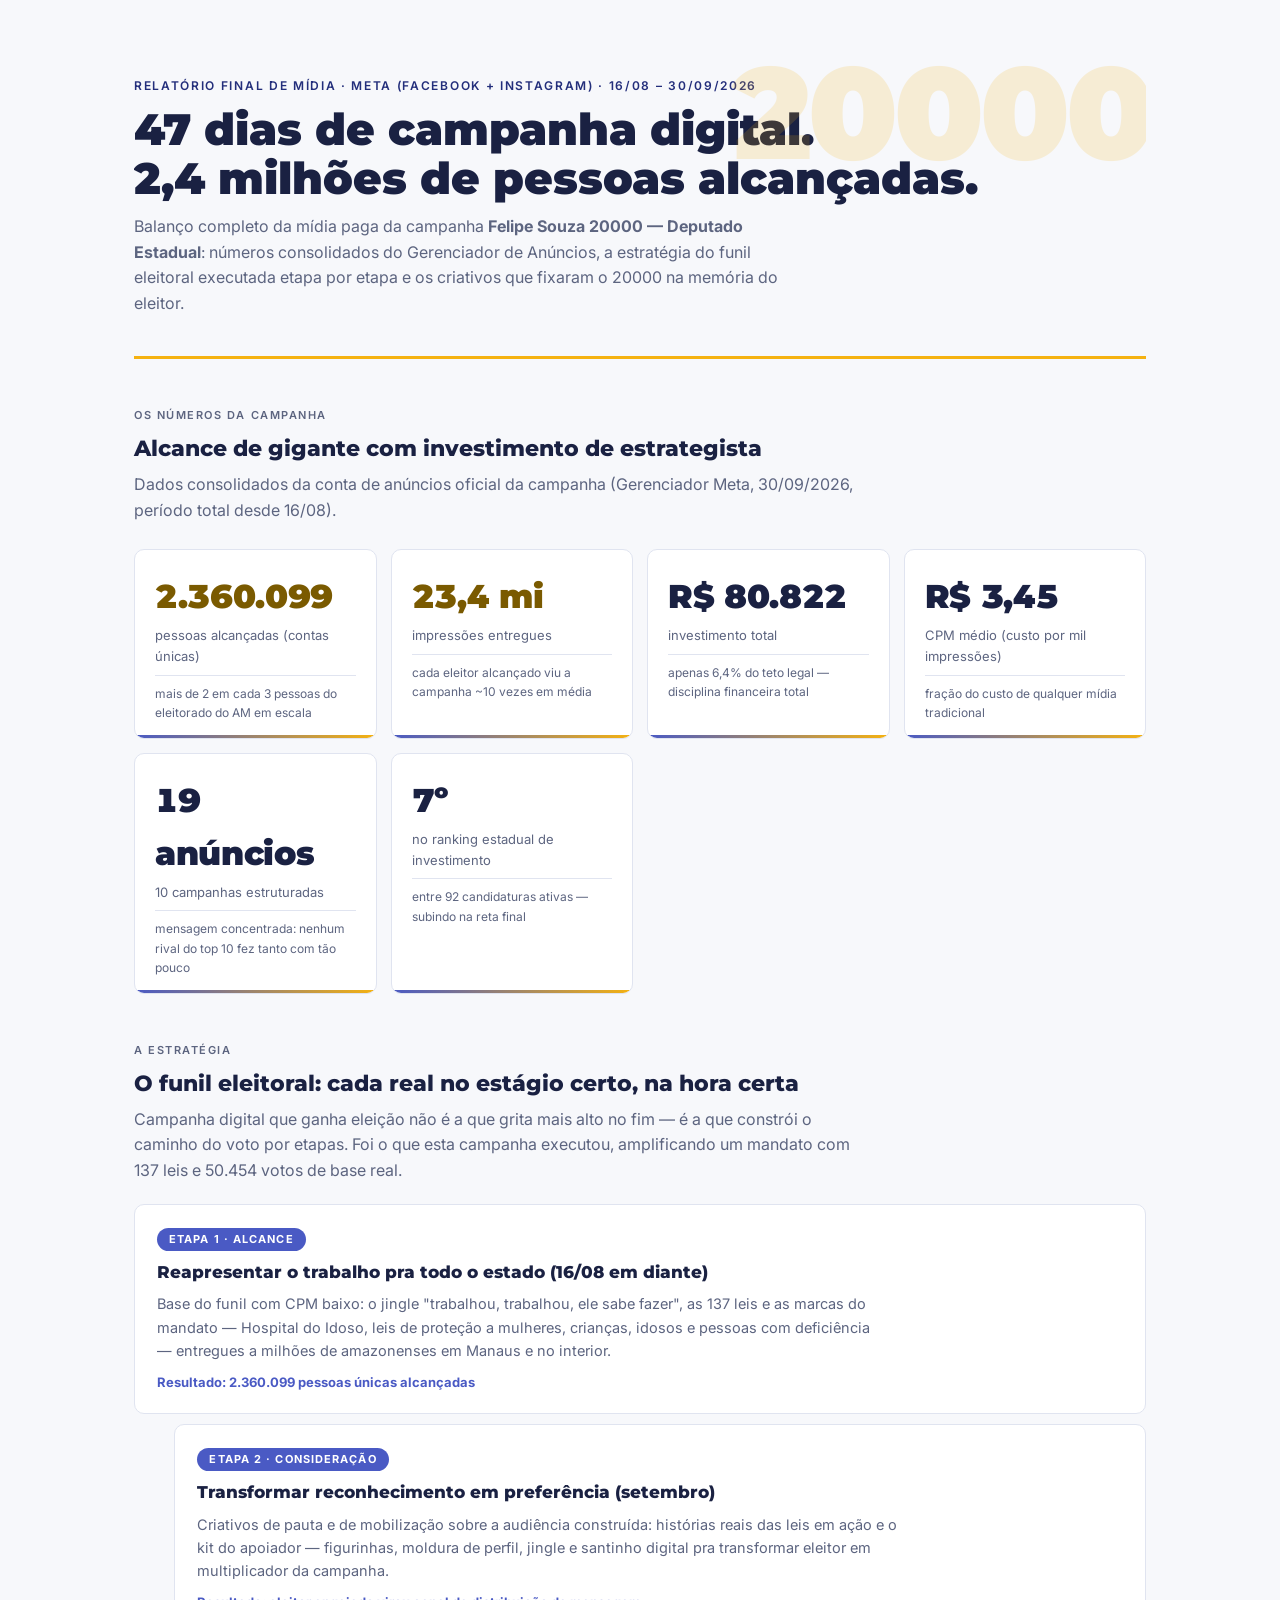
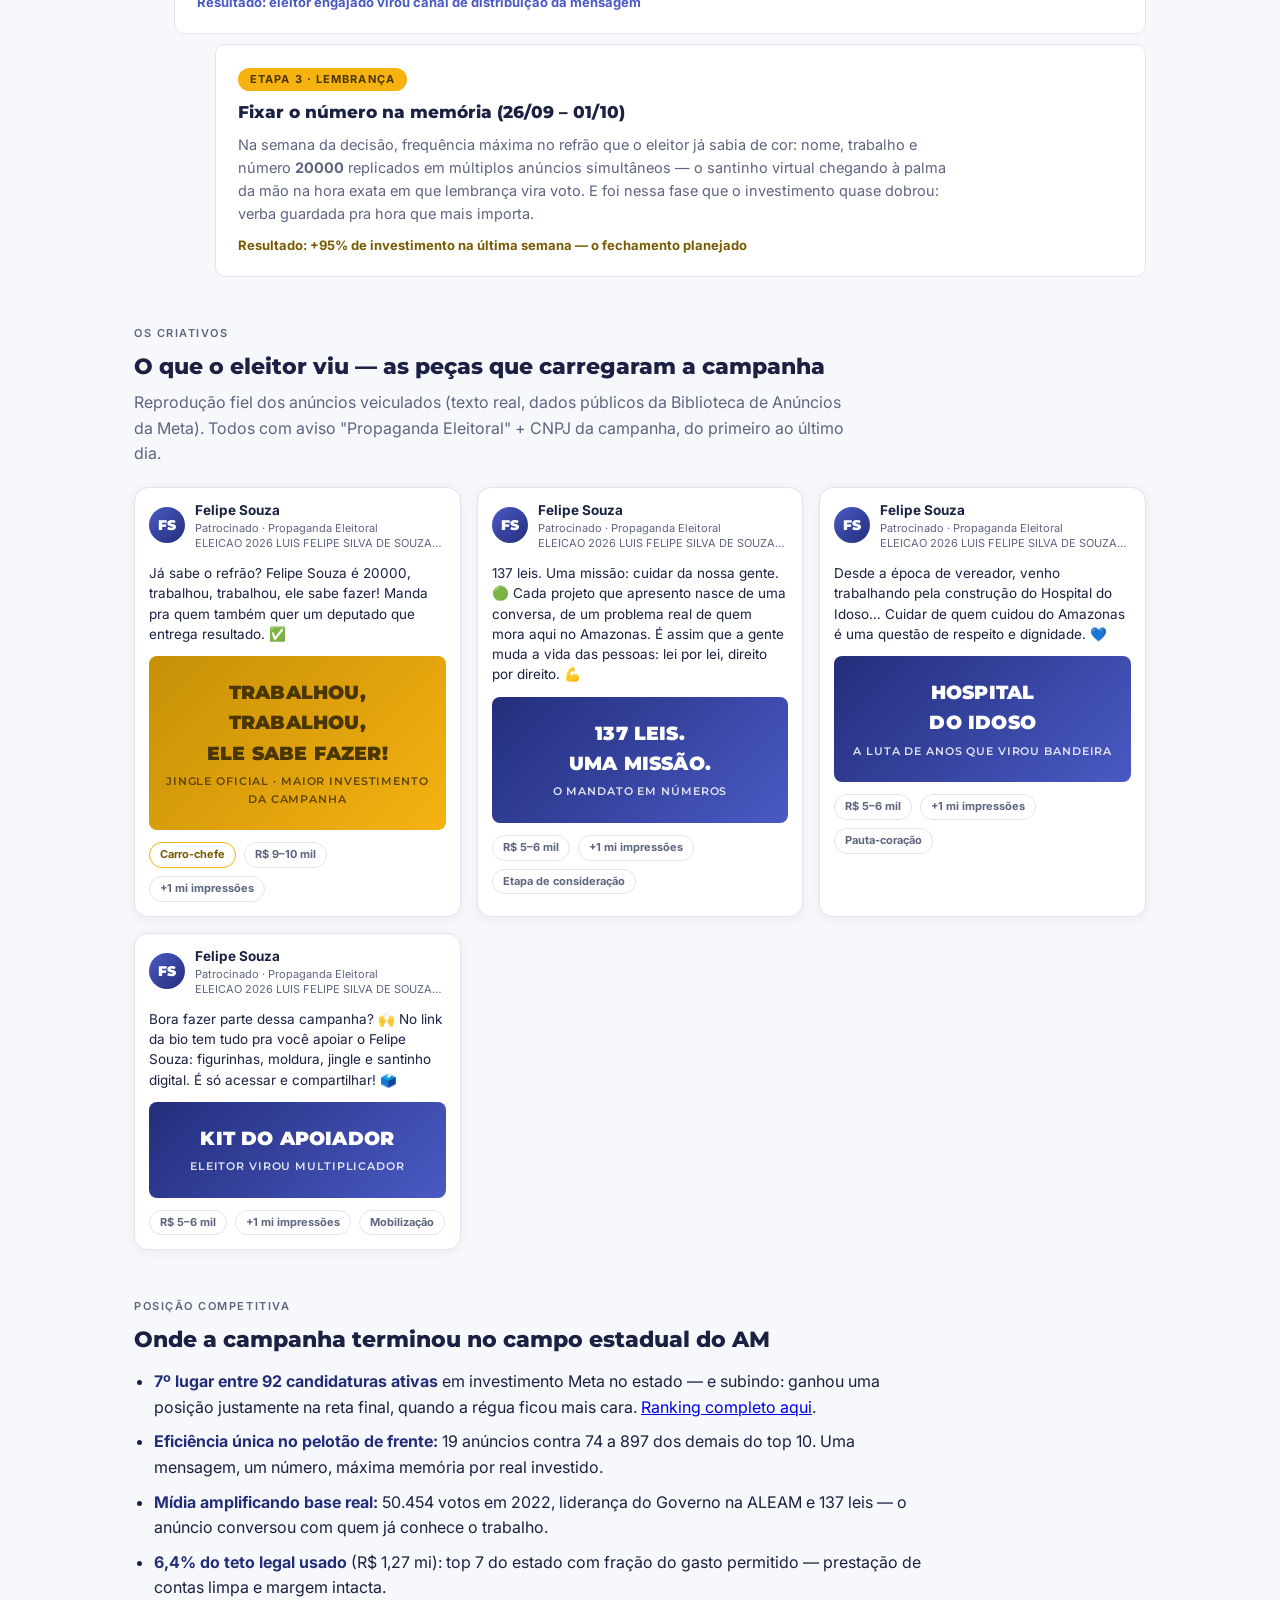
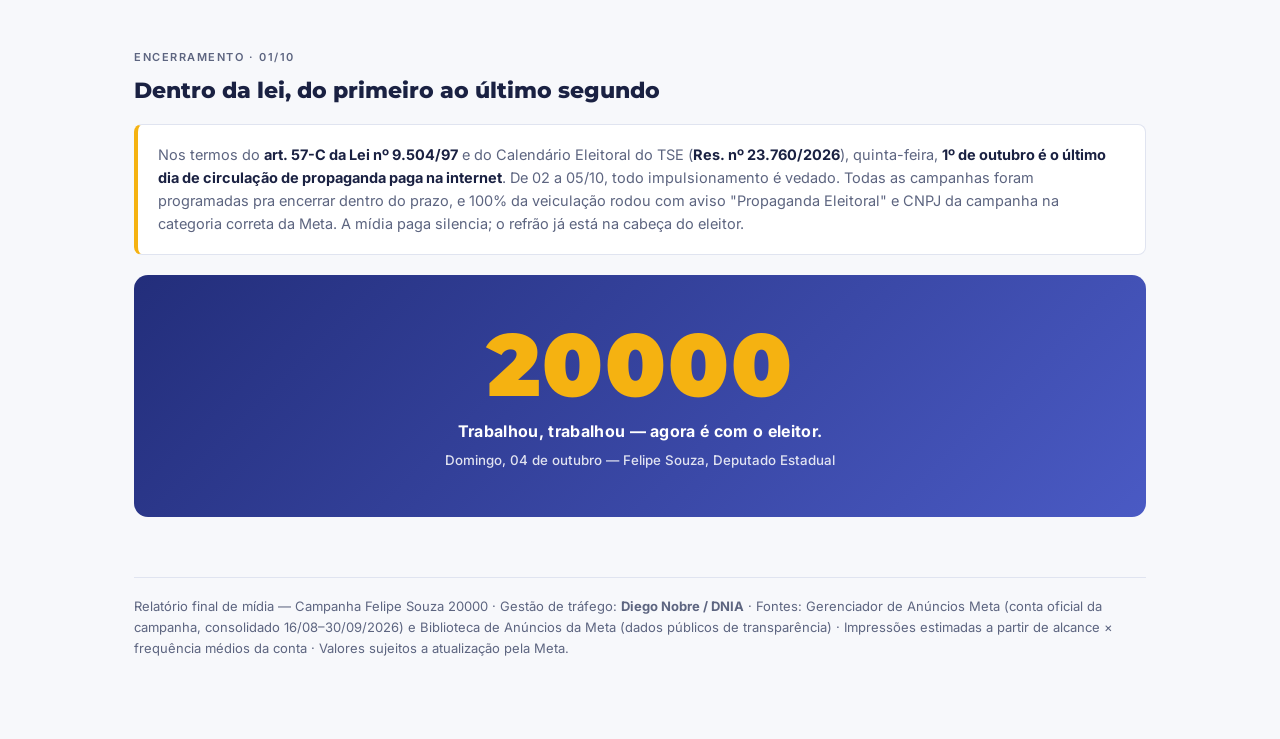
<file: relatorio-final-2026.html>
<!DOCTYPE html>
<html lang="pt-BR">
<head>
<meta charset="UTF-8">
<meta name="viewport" content="width=device-width, initial-scale=1.0">
<meta name="robots" content="noindex, nofollow">
<title>Relatório Final de Mídia — Felipe Souza 20000 · Eleições 2026</title>
<link rel="preconnect" href="https://fonts.googleapis.com">
<link rel="preconnect" href="https://fonts.gstatic.com" crossorigin>
<link href="https://fonts.googleapis.com/css2?family=Montserrat:wght@500;600;700;800;900&family=Inter:wght@400;500;600;700&display=swap" rel="stylesheet">
</head>
<body>
<style>
:root{
  --bg:#F7F8FB; --surface:#FFFFFF; --ink:#1A2142; --muted:#5D6580; --line:#E0E4F0;
  --blue:#232E7B; --blue-deep:#232E7B; --blue-mid:#4A5AC4;
  --gold:#F5B211; --gold-ink:#7A5A00; --track:#ECEFF7;
}
@media (prefers-color-scheme: dark){:root{
  --bg:#0D1120; --surface:#161C33; --ink:#E9ECF7; --muted:#A0A9C4; --line:#2A3352;
  --blue:#8C9AE8; --blue-deep:#4A5AC4; --blue-mid:#6C7CDB;
  --gold:#F5B211; --gold-ink:#F0C24B; --track:#1C2440;
}}
:root[data-theme="dark"]{
  --bg:#0D1120; --surface:#161C33; --ink:#E9ECF7; --muted:#A0A9C4; --line:#2A3352;
  --blue:#8C9AE8; --blue-deep:#4A5AC4; --blue-mid:#6C7CDB;
  --gold:#F5B211; --gold-ink:#F0C24B; --track:#1C2440;
}
:root[data-theme="light"]{
  --bg:#F7F8FB; --surface:#FFFFFF; --ink:#1A2142; --muted:#5D6580; --line:#E0E4F0;
  --blue:#232E7B; --blue-deep:#232E7B; --blue-mid:#4A5AC4;
  --gold:#F5B211; --gold-ink:#7A5A00; --track:#ECEFF7;
}
*{box-sizing:border-box}
body{background:var(--bg); color:var(--ink);
  font:16px/1.6 "Inter", "Segoe UI", system-ui, sans-serif; margin:0; padding:0;}
h1,h2,h3,.stat .v,.bignum,.cta-final .n{font-family:"Montserrat","Inter",sans-serif;}
.wrap{max-width:1060px; margin:0 auto; padding:40px 24px 80px;}

header.hero{position:relative; border-bottom:3px solid var(--gold); padding:36px 0 40px; margin-bottom:12px; overflow:hidden;}
.eyebrow{font-size:12px; letter-spacing:.14em; text-transform:uppercase; color:var(--blue); font-weight:600; margin:0 0 10px;}
h1{font-size:clamp(28px,4.4vw,44px); line-height:1.1; margin:0 0 12px; font-weight:900; text-wrap:balance;}
.sub{color:var(--muted); margin:0; max-width:66ch;}
.bignum{font-size:clamp(60px,12vw,130px); font-weight:900; letter-spacing:-.03em; line-height:1;
  color:var(--gold); opacity:.16; position:absolute; right:-6px; top:8px; user-select:none; pointer-events:none;
  animation:floatNum 6s ease-in-out infinite;}
@keyframes floatNum{0%,100%{transform:translateY(0)}50%{transform:translateY(-10px)}}

h2{font-size:22px; font-weight:800; margin:0 0 4px;}
section{margin:48px 0;}
.sec-eyebrow{font-size:11px; letter-spacing:.14em; text-transform:uppercase; color:var(--muted); font-weight:600; margin:0 0 6px;}
.lede{color:var(--muted); margin:6px 0 20px; max-width:72ch;}

.stats{display:grid; grid-template-columns:repeat(auto-fit,minmax(200px,1fr)); gap:14px; margin:26px 0 0;}
.stat{background:var(--surface); border:1px solid var(--line); border-radius:10px; padding:20px 20px 16px; position:relative; overflow:hidden;}
.stat::after{content:""; position:absolute; inset:auto 0 0 0; height:3px; background:linear-gradient(90deg,var(--blue-mid),var(--gold)); transform:scaleX(0); transform-origin:left; transition:transform 1s ease .2s;}
.stat.on::after{transform:scaleX(1);}
.stat .v{font-size:clamp(25px,3.4vw,33px); font-weight:900; font-variant-numeric:tabular-nums; letter-spacing:-.01em;}
.stat .l{font-size:13px; color:var(--muted); margin-top:2px;}
.stat .d{font-size:12px; color:var(--muted); margin-top:8px; border-top:1px solid var(--line); padding-top:8px;}
.stat.hl .v{color:var(--gold-ink);}

.funnel{display:grid; gap:10px; margin-top:18px;}
.fstep{background:var(--surface); border:1px solid var(--line); border-radius:10px; padding:20px 22px;
  opacity:0; transform:translateY(16px); transition:opacity .6s ease, transform .6s ease;}
.fstep.on{opacity:1; transform:none;}
.fstep:nth-child(2){transition-delay:.15s; margin-left:4%;}
.fstep:nth-child(3){transition-delay:.3s; margin-left:8%;}
.fstep .ftag{display:inline-block; font-size:11px; font-weight:700; letter-spacing:.1em; text-transform:uppercase;
  background:var(--blue-mid); color:#fff; border-radius:999px; padding:3px 12px; margin-bottom:8px;}
.fstep:nth-child(3) .ftag{background:var(--gold); color:#4a3600;}
.fstep h3{margin:0 0 6px; font-size:17px; font-weight:800;}
.fstep p{margin:0; color:var(--muted); font-size:14.5px; max-width:80ch;}
.fstep .fmetric{margin-top:10px; font-size:13px; font-weight:700; color:var(--blue-mid);}
.fstep:nth-child(3) .fmetric{color:var(--gold-ink);}

.adgrid{display:grid; grid-template-columns:repeat(auto-fit,minmax(270px,1fr)); gap:16px; margin-top:18px;}
.adcard{background:var(--surface); border:1px solid var(--line); border-radius:14px; overflow:hidden;
  box-shadow:0 2px 12px rgba(26,33,66,.06); opacity:0; transform:translateY(14px); transition:opacity .5s ease, transform .5s ease;}
.adcard.on{opacity:1; transform:none;}
.adcard:nth-child(2){transition-delay:.1s;} .adcard:nth-child(3){transition-delay:.2s;} .adcard:nth-child(4){transition-delay:.3s;}
.adhead{display:flex; align-items:center; gap:10px; padding:12px 14px 8px;}
.adavatar{width:36px; height:36px; border-radius:50%; background:linear-gradient(135deg,var(--blue-mid),var(--blue-deep));
  color:#fff; font-weight:900; font-size:14px; display:flex; align-items:center; justify-content:center; font-family:"Montserrat",sans-serif;}
.adid strong{display:block; font-size:13.5px;}
.adid span{font-size:11px; color:var(--muted); display:block; line-height:1.35;}
.adbody{padding:4px 14px 12px; font-size:13.5px; line-height:1.5;}
.adbanner{margin:0 14px; border-radius:8px; padding:22px 16px; text-align:center; color:#fff; font-weight:900;
  background:linear-gradient(135deg,var(--blue-deep),var(--blue-mid)); font-size:19px; letter-spacing:.01em; font-family:"Montserrat",sans-serif;}
.adbanner small{display:block; font-weight:600; font-size:11px; opacity:.85; margin-top:4px; letter-spacing:.08em;}
.adbanner.gold{background:linear-gradient(135deg,#c79008,var(--gold)); color:#4a3600;}
.admeta{display:flex; gap:8px; flex-wrap:wrap; padding:12px 14px 14px;}
.chip{font-size:11px; font-weight:700; border:1px solid var(--line); color:var(--muted); border-radius:999px; padding:3px 10px;}
.chip.hot{border-color:var(--gold); color:var(--gold-ink);}

ul.rules{padding-left:20px; margin:12px 0 0;} ul.rules li{margin:9px 0; max-width:78ch;}
ul.rules li b{color:var(--blue);}
.legal{background:var(--surface); border:1px solid var(--line); border-left:4px solid var(--gold); border-radius:8px; padding:18px 20px; margin-top:16px; font-size:14.5px; color:var(--muted);}
.legal b{color:var(--ink);}
.cta-final{text-align:center; padding:46px 20px; border-radius:14px; margin-top:20px;
  background:linear-gradient(135deg,var(--blue-deep),var(--blue-mid)); color:#fff;}
.cta-final .n{font-size:clamp(50px,9vw,88px); font-weight:900; letter-spacing:.02em; color:var(--gold); line-height:1; animation:pulseN 2.4s ease-in-out infinite;}
@keyframes pulseN{0%,100%{transform:scale(1)}50%{transform:scale(1.045)}}
.cta-final p{margin:10px 0 0; font-weight:700; letter-spacing:.02em;}
.cta-final small{display:block; margin-top:6px; opacity:.85; font-weight:500;}
footer{margin-top:60px; border-top:1px solid var(--line); padding-top:18px; font-size:13px; color:var(--muted);}
footer a{color:var(--blue-mid);}
@media (prefers-reduced-motion:reduce){ .bignum,.cta-final .n{animation:none} .fstep,.adcard{opacity:1; transform:none} }
</style>

<div class="wrap">
<header class="hero">
  <div class="bignum">20000</div>
  <p class="eyebrow">Relatório final de mídia · Meta (Facebook + Instagram) · 16/08 – 30/09/2026</p>
  <h1>47 dias de campanha digital.<br>2,4 milhões de pessoas alcançadas.</h1>
  <p class="sub">Balanço completo da mídia paga da campanha <strong>Felipe Souza 20000 — Deputado Estadual</strong>: números consolidados do Gerenciador de Anúncios, a estratégia do funil eleitoral executada etapa por etapa e os criativos que fixaram o 20000 na memória do eleitor.</p>
</header>

<section>
  <p class="sec-eyebrow">Os números da campanha</p>
  <h2>Alcance de gigante com investimento de estrategista</h2>
  <p class="lede">Dados consolidados da conta de anúncios oficial da campanha (Gerenciador Meta, 30/09/2026, período total desde 16/08).</p>
  <div class="stats">
    <div class="stat hl"><div class="v" data-count="2360099">0</div><div class="l">pessoas alcançadas (contas únicas)</div><div class="d">mais de 2 em cada 3 pessoas do eleitorado do AM em escala</div></div>
    <div class="stat hl"><div class="v"><span data-count="23">0</span>,4 mi</div><div class="l">impressões entregues</div><div class="d">cada eleitor alcançado viu a campanha ~10 vezes em média</div></div>
    <div class="stat"><div class="v">R$ <span data-count="80822">0</span></div><div class="l">investimento total</div><div class="d">apenas 6,4% do teto legal — disciplina financeira total</div></div>
    <div class="stat"><div class="v">R$ 3,45</div><div class="l">CPM médio (custo por mil impressões)</div><div class="d">fração do custo de qualquer mídia tradicional</div></div>
    <div class="stat"><div class="v"><span data-count="19">0</span> anúncios</div><div class="l">10 campanhas estruturadas</div><div class="d">mensagem concentrada: nenhum rival do top 10 fez tanto com tão pouco</div></div>
    <div class="stat"><div class="v">7º</div><div class="l">no ranking estadual de investimento</div><div class="d">entre 92 candidaturas ativas — subindo na reta final</div></div>
  </div>
</section>

<section>
  <p class="sec-eyebrow">A estratégia</p>
  <h2>O funil eleitoral: cada real no estágio certo, na hora certa</h2>
  <p class="lede">Campanha digital que ganha eleição não é a que grita mais alto no fim — é a que constrói o caminho do voto por etapas. Foi o que esta campanha executou, amplificando um mandato com 137 leis e 50.454 votos de base real.</p>
  <div class="funnel">
    <div class="fstep">
      <span class="ftag">Etapa 1 · Alcance</span>
      <h3>Reapresentar o trabalho pra todo o estado (16/08 em diante)</h3>
      <p>Base do funil com CPM baixo: o jingle "trabalhou, trabalhou, ele sabe fazer", as 137 leis e as marcas do mandato — Hospital do Idoso, leis de proteção a mulheres, crianças, idosos e pessoas com deficiência — entregues a milhões de amazonenses em Manaus e no interior.</p>
      <div class="fmetric">Resultado: 2.360.099 pessoas únicas alcançadas</div>
    </div>
    <div class="fstep">
      <span class="ftag">Etapa 2 · Consideração</span>
      <h3>Transformar reconhecimento em preferência (setembro)</h3>
      <p>Criativos de pauta e de mobilização sobre a audiência construída: histórias reais das leis em ação e o kit do apoiador — figurinhas, moldura de perfil, jingle e santinho digital pra transformar eleitor em multiplicador da campanha.</p>
      <div class="fmetric">Resultado: eleitor engajado virou canal de distribuição da mensagem</div>
    </div>
    <div class="fstep">
      <span class="ftag">Etapa 3 · Lembrança</span>
      <h3>Fixar o número na memória (26/09 – 01/10)</h3>
      <p>Na semana da decisão, frequência máxima no refrão que o eleitor já sabia de cor: nome, trabalho e número <strong>20000</strong> replicados em múltiplos anúncios simultâneos — o santinho virtual chegando à palma da mão na hora exata em que lembrança vira voto. E foi nessa fase que o investimento quase dobrou: verba guardada pra hora que mais importa.</p>
      <div class="fmetric">Resultado: +95% de investimento na última semana — o fechamento planejado</div>
    </div>
  </div>
</section>

<section>
  <p class="sec-eyebrow">Os criativos</p>
  <h2>O que o eleitor viu — as peças que carregaram a campanha</h2>
  <p class="lede">Reprodução fiel dos anúncios veiculados (texto real, dados públicos da Biblioteca de Anúncios da Meta). Todos com aviso "Propaganda Eleitoral" + CNPJ da campanha, do primeiro ao último dia.</p>
  <div class="adgrid">
    <div class="adcard">
      <div class="adhead"><div class="adavatar">FS</div><div class="adid"><strong>Felipe Souza</strong><span>Patrocinado · Propaganda Eleitoral<br>ELEICAO 2026 LUIS FELIPE SILVA DE SOUZA…</span></div></div>
      <div class="adbody">Já sabe o refrão? Felipe Souza é 20000, trabalhou, trabalhou, ele sabe fazer! Manda pra quem também quer um deputado que entrega resultado. ✅</div>
      <div class="adbanner gold">TRABALHOU, TRABALHOU,<br>ELE SABE FAZER!<small>JINGLE OFICIAL · MAIOR INVESTIMENTO DA CAMPANHA</small></div>
      <div class="admeta"><span class="chip hot">Carro-chefe</span><span class="chip">R$ 9–10 mil</span><span class="chip">+1 mi impressões</span></div>
    </div>
    <div class="adcard">
      <div class="adhead"><div class="adavatar">FS</div><div class="adid"><strong>Felipe Souza</strong><span>Patrocinado · Propaganda Eleitoral<br>ELEICAO 2026 LUIS FELIPE SILVA DE SOUZA…</span></div></div>
      <div class="adbody">137 leis. Uma missão: cuidar da nossa gente. 🟢 Cada projeto que apresento nasce de uma conversa, de um problema real de quem mora aqui no Amazonas. É assim que a gente muda a vida das pessoas: lei por lei, direito por direito. 💪</div>
      <div class="adbanner">137 LEIS.<br>UMA MISSÃO.<small>O MANDATO EM NÚMEROS</small></div>
      <div class="admeta"><span class="chip">R$ 5–6 mil</span><span class="chip">+1 mi impressões</span><span class="chip">Etapa de consideração</span></div>
    </div>
    <div class="adcard">
      <div class="adhead"><div class="adavatar">FS</div><div class="adid"><strong>Felipe Souza</strong><span>Patrocinado · Propaganda Eleitoral<br>ELEICAO 2026 LUIS FELIPE SILVA DE SOUZA…</span></div></div>
      <div class="adbody">Desde a época de vereador, venho trabalhando pela construção do Hospital do Idoso… Cuidar de quem cuidou do Amazonas é uma questão de respeito e dignidade. 💙</div>
      <div class="adbanner">HOSPITAL<br>DO IDOSO<small>A LUTA DE ANOS QUE VIROU BANDEIRA</small></div>
      <div class="admeta"><span class="chip">R$ 5–6 mil</span><span class="chip">+1 mi impressões</span><span class="chip">Pauta-coração</span></div>
    </div>
    <div class="adcard">
      <div class="adhead"><div class="adavatar">FS</div><div class="adid"><strong>Felipe Souza</strong><span>Patrocinado · Propaganda Eleitoral<br>ELEICAO 2026 LUIS FELIPE SILVA DE SOUZA…</span></div></div>
      <div class="adbody">Bora fazer parte dessa campanha? 🙌 No link da bio tem tudo pra você apoiar o Felipe Souza: figurinhas, moldura, jingle e santinho digital. É só acessar e compartilhar! 🗳️</div>
      <div class="adbanner">KIT DO APOIADOR<small>ELEITOR VIROU MULTIPLICADOR</small></div>
      <div class="admeta"><span class="chip">R$ 5–6 mil</span><span class="chip">+1 mi impressões</span><span class="chip">Mobilização</span></div>
    </div>
  </div>
</section>

<section>
  <p class="sec-eyebrow">Posição competitiva</p>
  <h2>Onde a campanha terminou no campo estadual do AM</h2>
  <ul class="rules">
    <li><b>7º lugar entre 92 candidaturas ativas</b> em investimento Meta no estado — e subindo: ganhou uma posição justamente na reta final, quando a régua ficou mais cara. <a href="/ranking-meta-am-2026">Ranking completo aqui</a>.</li>
    <li><b>Eficiência única no pelotão de frente:</b> 19 anúncios contra 74 a 897 dos demais do top 10. Uma mensagem, um número, máxima memória por real investido.</li>
    <li><b>Mídia amplificando base real:</b> 50.454 votos em 2022, liderança do Governo na ALEAM e 137 leis — o anúncio conversou com quem já conhece o trabalho.</li>
    <li><b>6,4% do teto legal usado</b> (R$ 1,27 mi): top 7 do estado com fração do gasto permitido — prestação de contas limpa e margem intacta.</li>
  </ul>
</section>

<section>
  <p class="sec-eyebrow">Encerramento · 01/10</p>
  <h2>Dentro da lei, do primeiro ao último segundo</h2>
  <div class="legal">
    Nos termos do <b>art. 57-C da Lei nº 9.504/97</b> e do Calendário Eleitoral do TSE (<b>Res. nº 23.760/2026</b>), quinta-feira, <b>1º de outubro é o último dia de circulação de propaganda paga na internet</b>. De 02 a 05/10, todo impulsionamento é vedado. Todas as campanhas foram programadas pra encerrar dentro do prazo, e 100% da veiculação rodou com aviso "Propaganda Eleitoral" e CNPJ da campanha na categoria correta da Meta. A mídia paga silencia; o refrão já está na cabeça do eleitor.
  </div>
  <div class="cta-final">
    <div class="n">20000</div>
    <p>Trabalhou, trabalhou — agora é com o eleitor.</p>
    <small>Domingo, 04 de outubro — Felipe Souza, Deputado Estadual</small>
  </div>
</section>

<footer>
  Relatório final de mídia — Campanha Felipe Souza 20000 · Gestão de tráfego: <b>Diego Nobre / DNIA</b> · Fontes: Gerenciador de Anúncios Meta (conta oficial da campanha, consolidado 16/08–30/09/2026) e Biblioteca de Anúncios da Meta (dados públicos de transparência) · Impressões estimadas a partir de alcance × frequência médios da conta · Valores sujeitos a atualização pela Meta.
</footer>
</div>

<script>
(function(){
  var io = new IntersectionObserver(function(es){
    es.forEach(function(e){
      if(!e.isIntersecting) return;
      e.target.classList.add('on');
      e.target.querySelectorAll('[data-count]').forEach(function(el){
        if(el.dataset.done) return; el.dataset.done = 1;
        var end = parseInt(el.dataset.count,10), t0 = null;
        function step(ts){ if(!t0) t0 = ts; var p = Math.min((ts-t0)/1400,1);
          el.textContent = Math.round(end*(1-Math.pow(1-p,3))).toLocaleString('pt-BR');
          if(p<1) requestAnimationFrame(step); }
        requestAnimationFrame(step);
      });
      io.unobserve(e.target);
    });
  },{threshold:.25});
  document.querySelectorAll('.stat,.fstep,.adcard').forEach(function(el){ io.observe(el); });
})();
</script>
</body>
</html>
</file>
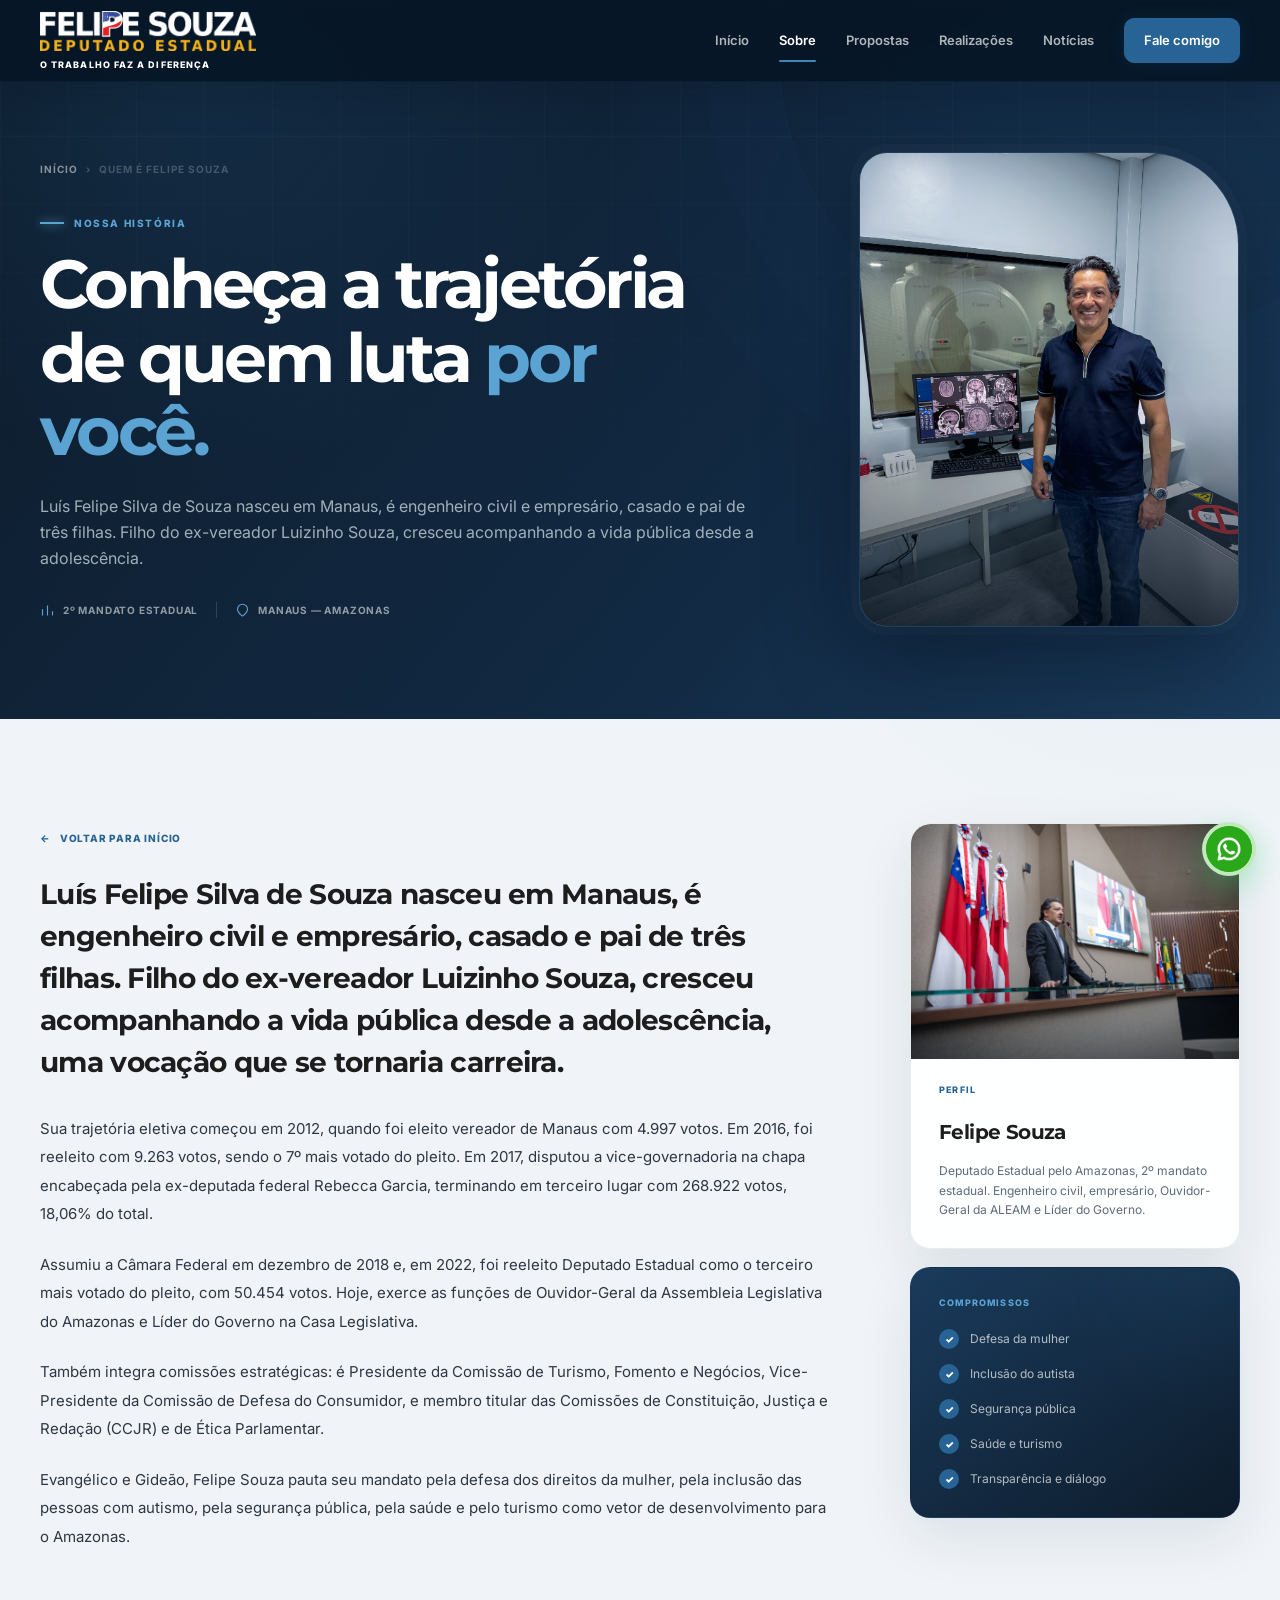
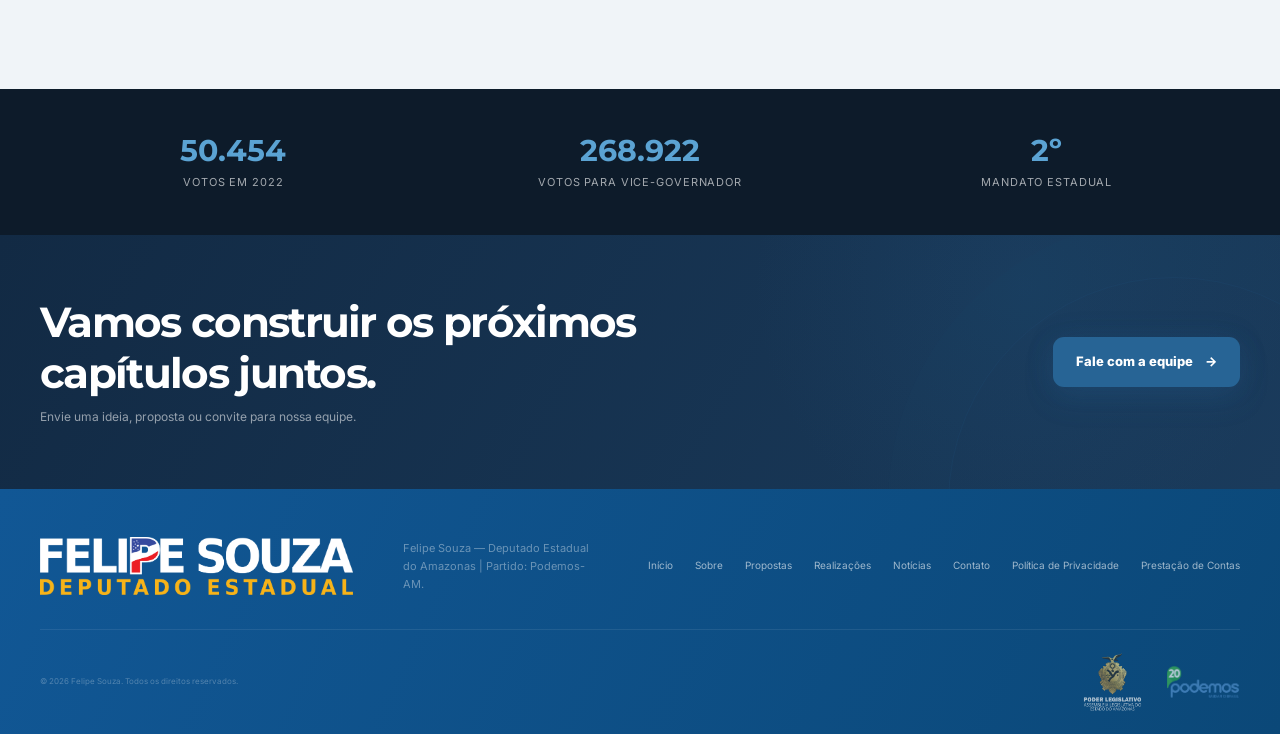
<file: sobre.html>
<!DOCTYPE html>
<html lang="pt-BR">
<head>
  <meta charset="UTF-8">
  <meta name="viewport" content="width=device-width, initial-scale=1.0">
  <meta name="theme-color" content="#0a1a2e">
  <meta name="description" content="Conheça a trajetória do Deputado Estadual Felipe Souza — Amazonas. Engenheiro civil, empresário, 2º mandato estadual.">
  <meta property="og:title" content="Quem é Felipe Souza | Deputado Estadual do Amazonas">
  <meta property="og:description" content="Trajetória de serviço público, desde vereador até Deputado Estadual mais votado do Amazonas.">
  <meta property="og:image" content="../imagens do deputado/IMG_0716.JPG.jpeg">
  <link rel="icon" type="image/png" href="assets/favicon.png">
  <title>Quem é Felipe Souza | Deputado Estadual</title>
  <link rel="stylesheet" href="css/style.css">
  <link rel="stylesheet" href="css/responsive.css">
</head>
<body class="detail-page">
  <div class="reading-progress" aria-hidden="true"></div>
  <a class="skip-link" href="#conteudo">Pular para o conteúdo</a>

  <header class="site-header detail-header" id="site-header">
    <div class="container nav-wrap">
      <a aria-label='Felipe Souza — início' class='brand' href='/'>
        <img class="brand-logo-img" src="assets/logo-DEP-FS-BRANCA-horizontal.png" alt="Felipe Souza">
        <span class="brand-copy brand-slogan"><small>O TRABALHO FAZ A DIFERENÇA</small></span>
      </a>
      <button class="menu-toggle" type="button" aria-label="Abrir menu" aria-expanded="false" aria-controls="main-nav"><span></span><span></span><span></span></button>
      <nav class="main-nav" id="main-nav" aria-label="Navegação principal">
        <a class='nav-link' href='/'>Início</a>
        <a class='nav-link active' href='/sobre'>Sobre</a>
        <a class='nav-link' href='/propostas'>Propostas</a>
        <a class='nav-link' href='/realizacoes'>Realizações</a>
        <a class='nav-link' href='/noticias'>Notícias</a>
        <a class='nav-link nav-contact' href='/contato'>Fale comigo</a>
      </nav>
    </div>
  </header>

  <main id="conteudo">
    <section class="inner-hero">
      <div class="container inner-hero-layout">
        <div class="inner-hero-copy reveal">
          <div class="breadcrumb"><a href='/'>Início</a><span>›</span><span>Quem é Felipe Souza</span></div>
          <div class="detail-kicker">Nossa história</div>
          <h1>Conheça a trajetória de quem luta <span>por você.</span></h1>
          <p>Luís Felipe Silva de Souza nasceu em Manaus, é engenheiro civil e empresário, casado e pai de três filhas. Filho do ex-vereador Luizinho Souza, cresceu acompanhando a vida pública desde a adolescência.</p>
          <div class="inner-meta">
            <span>
              <svg viewBox="0 0 24 24" aria-hidden="true"><path d="M4 20V10M12 20V4M20 20v-7"/></svg>
              2º mandato estadual
            </span>
            <span>
              <svg viewBox="0 0 24 24" aria-hidden="true"><path d="M20 10c0 5-8 11-8 11S4 15 4 10a8 8 0 1 1 16 0z"/></svg>
              Manaus — Amazonas
            </span>
          </div>
        </div>
        <figure class="detail-photo portrait-photo reveal" data-delay="120">
          <img src="imagens do deputado/IMG_9607.JPG.jpeg" alt="Felipe Souza em retrato oficial" width="1050" height="1400" loading="lazy">
        </figure>
      </div>
    </section>

    <section class="detail-main">
      <div class="container article-layout">
        <article class="article-prose reveal">
          <a class='back-link' href='/'><span>←</span> Voltar para início</a>
          <p class="lead">Luís Felipe Silva de Souza nasceu em Manaus, é engenheiro civil e empresário, casado e pai de três filhas. Filho do ex-vereador Luizinho Souza, cresceu acompanhando a vida pública desde a adolescência, uma vocação que se tornaria carreira.</p>
          <p>Sua trajetória eletiva começou em 2012, quando foi eleito vereador de Manaus com 4.997 votos. Em 2016, foi reeleito com 9.263 votos, sendo o 7º mais votado do pleito. Em 2017, disputou a vice-governadoria na chapa encabeçada pela ex-deputada federal Rebecca Garcia, terminando em terceiro lugar com 268.922 votos, 18,06% do total.</p>
          <p>Assumiu a Câmara Federal em dezembro de 2018 e, em 2022, foi reeleito Deputado Estadual como o terceiro mais votado do pleito, com 50.454 votos. Hoje, exerce as funções de Ouvidor-Geral da Assembleia Legislativa do Amazonas e Líder do Governo na Casa Legislativa.</p>
          <p>Também integra comissões estratégicas: é Presidente da Comissão de Turismo, Fomento e Negócios, Vice-Presidente da Comissão de Defesa do Consumidor, e membro titular das Comissões de Constituição, Justiça e Redação (CCJR) e de Ética Parlamentar.</p>
          <p>Evangélico e Gideão, Felipe Souza pauta seu mandato pela defesa dos direitos da mulher, pela inclusão das pessoas com autismo, pela segurança pública, pela saúde e pelo turismo como vetor de desenvolvimento para o Amazonas.</p>
        </article>

        <aside class="article-sidebar reveal" data-delay="120">
          <div class="info-card">
            <div class="profile-card-photo">
              <img src="imagens do deputado/IMG_0716.JPG.jpeg" alt="Retrato institucional do Deputado Felipe Souza" width="1050" height="1400" loading="lazy">
            </div>
            <span class="info-card-label">Perfil</span>
            <h3>Felipe Souza</h3>
            <p>Deputado Estadual pelo Amazonas, 2º mandato estadual. Engenheiro civil, empresário, Ouvidor-Geral da ALEAM e Líder do Governo.</p>
          </div>
          <div class="info-card dark">
            <span class="info-card-label">Compromissos</span>
            <ul class="info-list">
              <li>Defesa da mulher</li>
              <li>Inclusão do autista</li>
              <li>Segurança pública</li>
              <li>Saúde e turismo</li>
              <li>Transparência e diálogo</li>
            </ul>
          </div>
        </aside>
      </div>
    </section>

    <section class="section detail-stats-strip reveal">
      <div class="container">
        <div class="impact-item">
          <strong>50.454</strong>
          <span>votos em 2022</span>
        </div>
        <div class="impact-item">
          <strong>268.922</strong>
          <span>votos para vice-governador</span>
        </div>
        <div class="impact-item">
          <strong>2º</strong>
          <span>mandato estadual</span>
        </div>
      </div>
    </section>

    <section class="detail-cta">
      <div class="container">
        <div><h2>Vamos construir os próximos capítulos juntos.</h2><p>Envie uma ideia, proposta ou convite para nossa equipe.</p></div>
        <a class='button button-primary' href='/contato'>Fale com a equipe <span>→</span></a>
      </div>
    </section>
  </main>

  <footer class="site-footer">
    <div class="container footer-main">
      <a class='brand footer-brand' href='/'><img class="brand-logo-img" src="assets/logo-DEP-FS-BRANCA-horizontal.png" alt="Felipe Souza"></a>
      <p>Felipe Souza — Deputado Estadual do Amazonas | Partido: Podemos-AM.</p>
      <nav aria-label="Links do rodapé"><a href='/'>Início</a><a href='/sobre'>Sobre</a><a href='/propostas'>Propostas</a><a href='/realizacoes'>Realizações</a><a href='/noticias'>Notícias</a><a href='/contato'>Contato</a><a href="#">Política de Privacidade</a><a href="#">Prestação de Contas</a></nav>
    </div>
    <div class="container footer-bottom"><span>© <span data-current-year></span> Felipe Souza. Todos os direitos reservados.</span><span class="footer-logos">
        <img src="logos/LOGO-ALEAM-VERTICAL-DOURADA-E-BRANCA.png" alt="ALEAM" height="28" style="opacity:0.7">
        <img src="logos/PODEMOS-AZUL-CLARO-E-VERDE.png" alt="Podemos" height="24" style="opacity:0.7; margin-left:12px">
      </span></div>
  </footer>

  <a class="floating-whatsapp" href="https://wa.me/559294698262" target="_blank" rel="noopener noreferrer" aria-label="Falar pelo WhatsApp">
    <img src="assets/whatsapp.png" alt="" width="54" height="54" loading="lazy">
  </a>
  <script src="js/main.js"></script>
</body>
</html>
</file>
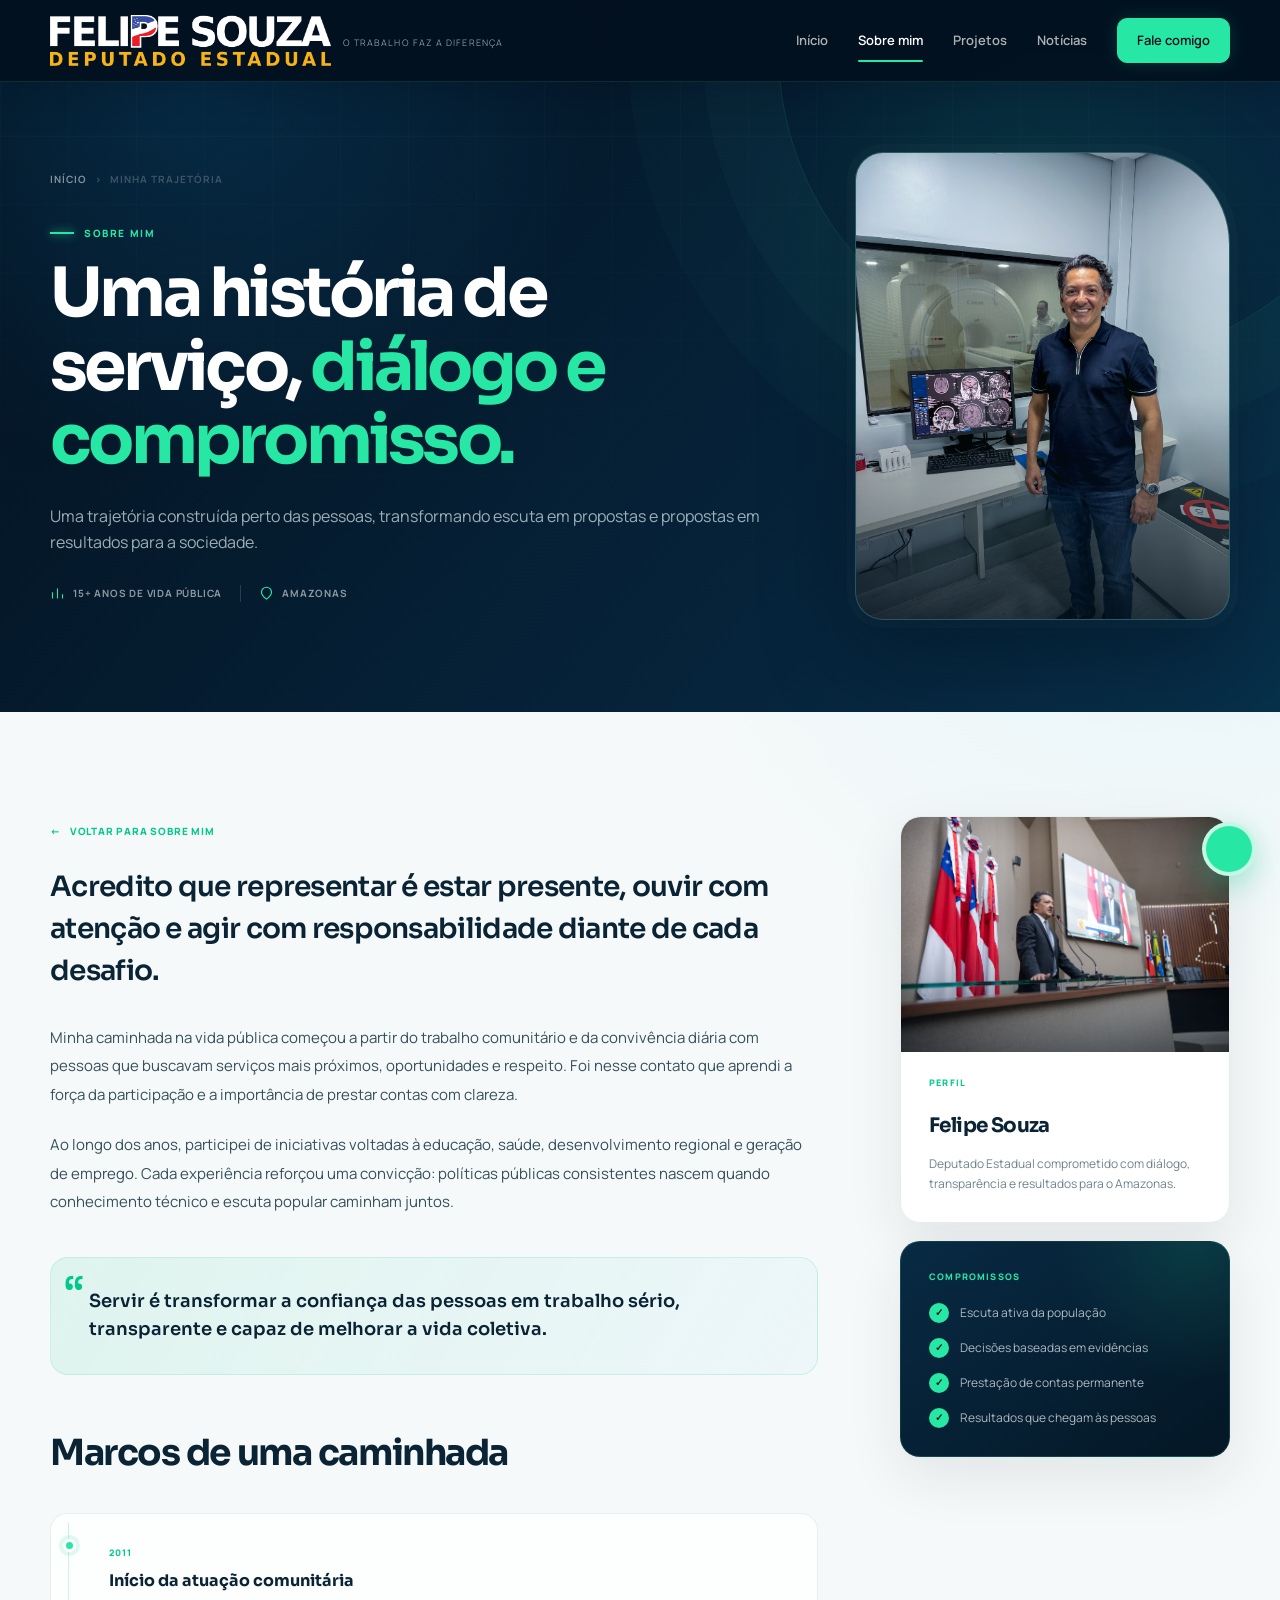
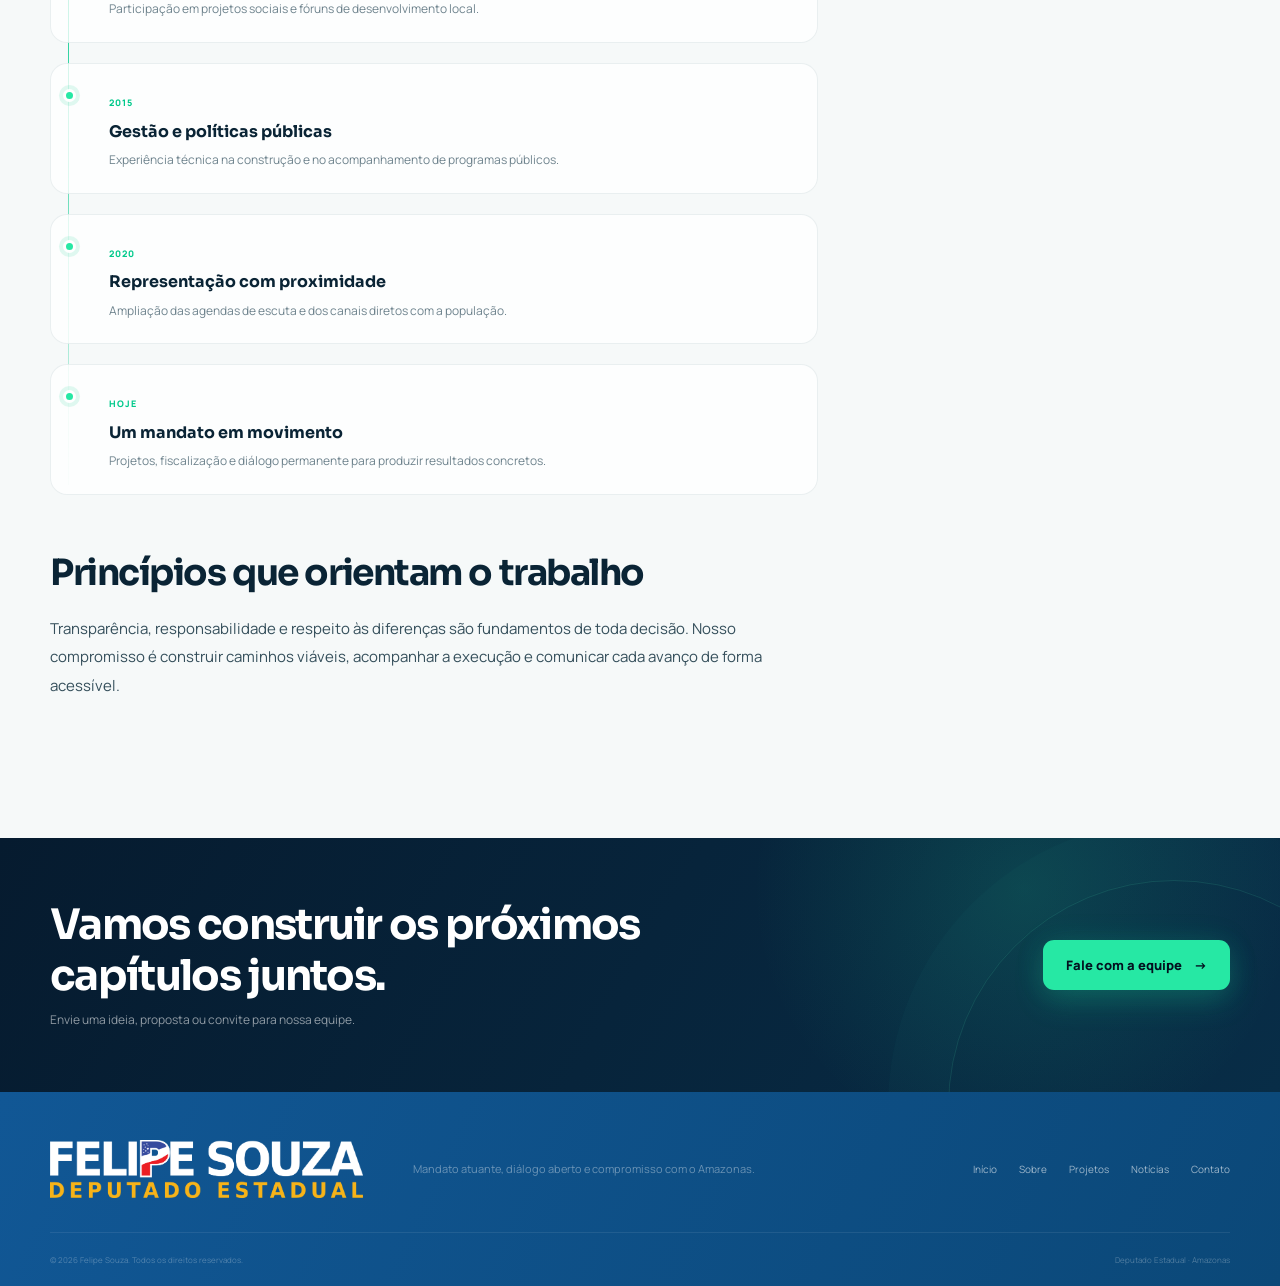
<file: trajetoria.html>
<!DOCTYPE html>
<html lang="pt-BR">
<head>
  <meta charset="UTF-8">
  <meta name="viewport" content="width=device-width, initial-scale=1.0">
  <meta name="theme-color" content="#061c32">
  <meta name="description" content="Conheça a trajetória pública do Deputado Felipe Souza.">
  <title>Minha trajetória | Felipe Souza</title>
  <link rel="stylesheet" href="styles.css">
  <link rel="stylesheet" href="detail.css">
</head>
<body class="detail-page">
  <div class="reading-progress" aria-hidden="true"></div>
  <a class="skip-link" href="#conteudo">Pular para o conteúdo</a>

  <header class="site-header detail-header" id="site-header">
    <div class="container nav-wrap">
      <a aria-label='Felipe Souza — início' class='brand' href='/'>
        <img class="brand-logo-img" src="assets/logo-DEP-FS-BRANCA-horizontal.png" alt="Felipe Souza">
        <span class="brand-copy brand-slogan"><small>O TRABALHO FAZ A DIFERENÇA</small></span>
      </a>
      <button class="menu-toggle" type="button" aria-label="Abrir menu" aria-expanded="false" aria-controls="main-nav"><span></span><span></span><span></span></button>
      <nav class="main-nav" id="main-nav" aria-label="Navegação principal">
        <a class='nav-link' href='/#inicio'>Início</a>
        <a class='nav-link active' href='/#sobre'>Sobre mim</a>
        <a class='nav-link' href='/#projetos'>Projetos</a>
        <a class='nav-link' href='/noticias'>Notícias</a>
        <a class='nav-link nav-contact' href='/#contato'>Fale comigo</a>
      </nav>
    </div>
  </header>

  <main id="conteudo">
    <section class="inner-hero">
      <div class="container inner-hero-layout">
        <div class="inner-hero-copy reveal">
          <div class="breadcrumb"><a href='/'>Início</a><span>›</span><span>Minha trajetória</span></div>
          <div class="detail-kicker">Sobre mim</div>
          <h1>Uma história de serviço, <span>diálogo e compromisso.</span></h1>
          <p>Uma trajetória construída perto das pessoas, transformando escuta em propostas e propostas em resultados para a sociedade.</p>
          <div class="inner-meta">
            <span>
              <svg viewBox="0 0 24 24" aria-hidden="true"><path d="M4 20V10M12 20V4M20 20v-7"/></svg>
              15+ anos de vida pública
            </span>
            <span>
              <svg viewBox="0 0 24 24" aria-hidden="true"><path d="M20 10c0 5-8 11-8 11S4 15 4 10a8 8 0 1 1 16 0z"/></svg>
              Amazonas
            </span>
          </div>
        </div>
        <figure class="detail-photo portrait-photo reveal" data-delay="120">
          <img src="imagens do deputado/IMG_9607.JPG.jpeg" alt="Felipe Souza em retrato oficial" width="1050" height="1400" loading="lazy">
        </figure>
      </div>
    </section>

    <section class="detail-main">
      <div class="container article-layout">
        <article class="article-prose reveal">
          <a class='back-link' href='/#sobre'><span>←</span> Voltar para Sobre mim</a>
          <p class="lead">Acredito que representar é estar presente, ouvir com atenção e agir com responsabilidade diante de cada desafio.</p>
          <p>Minha caminhada na vida pública começou a partir do trabalho comunitário e da convivência diária com pessoas que buscavam serviços mais próximos, oportunidades e respeito. Foi nesse contato que aprendi a força da participação e a importância de prestar contas com clareza.</p>
          <p>Ao longo dos anos, participei de iniciativas voltadas à educação, saúde, desenvolvimento regional e geração de emprego. Cada experiência reforçou uma convicção: políticas públicas consistentes nascem quando conhecimento técnico e escuta popular caminham juntos.</p>

          <blockquote>Servir é transformar a confiança das pessoas em trabalho sério, transparente e capaz de melhorar a vida coletiva.</blockquote>

          <h2>Marcos de uma caminhada</h2>
          <div class="timeline">
            <div class="timeline-item">
              <span class="timeline-dot"></span>
              <time>2011</time>
              <h3>Início da atuação comunitária</h3>
              <p>Participação em projetos sociais e fóruns de desenvolvimento local.</p>
            </div>
            <div class="timeline-item">
              <span class="timeline-dot"></span>
              <time>2015</time>
              <h3>Gestão e políticas públicas</h3>
              <p>Experiência técnica na construção e no acompanhamento de programas públicos.</p>
            </div>
            <div class="timeline-item">
              <span class="timeline-dot"></span>
              <time>2020</time>
              <h3>Representação com proximidade</h3>
              <p>Ampliação das agendas de escuta e dos canais diretos com a população.</p>
            </div>
            <div class="timeline-item">
              <span class="timeline-dot"></span>
              <time>Hoje</time>
              <h3>Um mandato em movimento</h3>
              <p>Projetos, fiscalização e diálogo permanente para produzir resultados concretos.</p>
            </div>
          </div>

          <h2>Princípios que orientam o trabalho</h2>
          <p>Transparência, responsabilidade e respeito às diferenças são fundamentos de toda decisão. Nosso compromisso é construir caminhos viáveis, acompanhar a execução e comunicar cada avanço de forma acessível.</p>
        </article>

        <aside class="article-sidebar reveal" data-delay="120">
          <div class="info-card">
            <div class="profile-card-photo">
              <img src="imagens do deputado/IMG_0716.JPG.jpeg" alt="Retrato institucional do Deputado Felipe Souza" width="1050" height="1400">
            </div>
            <span class="info-card-label">Perfil</span>
            <h3>Felipe Souza</h3>
            <p>Deputado Estadual comprometido com diálogo, transparência e resultados para o Amazonas.</p>
          </div>
          <div class="info-card dark">
            <span class="info-card-label">Compromissos</span>
            <ul class="info-list">
              <li>Escuta ativa da população</li>
              <li>Decisões baseadas em evidências</li>
              <li>Prestação de contas permanente</li>
              <li>Resultados que chegam às pessoas</li>
            </ul>
          </div>
        </aside>
      </div>
    </section>

    <section class="detail-cta">
      <div class="container">
        <div><h2>Vamos construir os próximos capítulos juntos.</h2><p>Envie uma ideia, proposta ou convite para nossa equipe.</p></div>
        <a class='button button-primary' href='/#contato'>Fale com a equipe <span>→</span></a>
      </div>
    </section>
  </main>

  <footer class="site-footer">
    <div class="container footer-main">
      <a class='brand footer-brand' href='/'><img class="brand-logo-img" src="assets/logo-DEP-FS-BRANCA-horizontal.png" alt="Felipe Souza"></a>
      <p>Mandato atuante, diálogo aberto e compromisso com o Amazonas.</p>
      <nav aria-label="Links do rodapé"><a href='/'>Início</a><a href='/trajetoria'>Sobre</a><a href='/#projetos'>Projetos</a><a href='/noticias'>Notícias</a><a href='/#contato'>Contato</a></nav>
    </div>
    <div class="container footer-bottom"><span>© <span data-current-year></span> Felipe Souza. Todos os direitos reservados.</span><span>Deputado Estadual · Amazonas</span></div>
  </footer>

  <a class="floating-whatsapp" href="https://wa.me/559294698262?text=Ol%C3%A1%2C%20gostaria%20de%20falar%20com%20a%20equipe." target="_blank" rel="noopener noreferrer" aria-label="Falar pelo WhatsApp">
    <svg viewBox="0 0 24 24" aria-hidden="true"><path d="M20.5 3.5A11 11 0 0 0 3.2 16.8L2 22l5.3-1.2A11 11 0 0 0 20.5 3.5z"/><path d="M8 7.5c.3-.5.5-.5.9-.5h.6c.2 0 .4 0 .6.5l.9 2c.1.3.1.5-.1.7l-.7.9c-.2.2-.3.4-.1.7.7 1.3 1.7 2.4 3 3.1.3.2.5.2.7-.1l.9-1.1c.2-.3.5-.3.8-.2l2 .9"/></svg>
  </a>
  <script src="detail.js"></script>
</body>
</html>
</file>
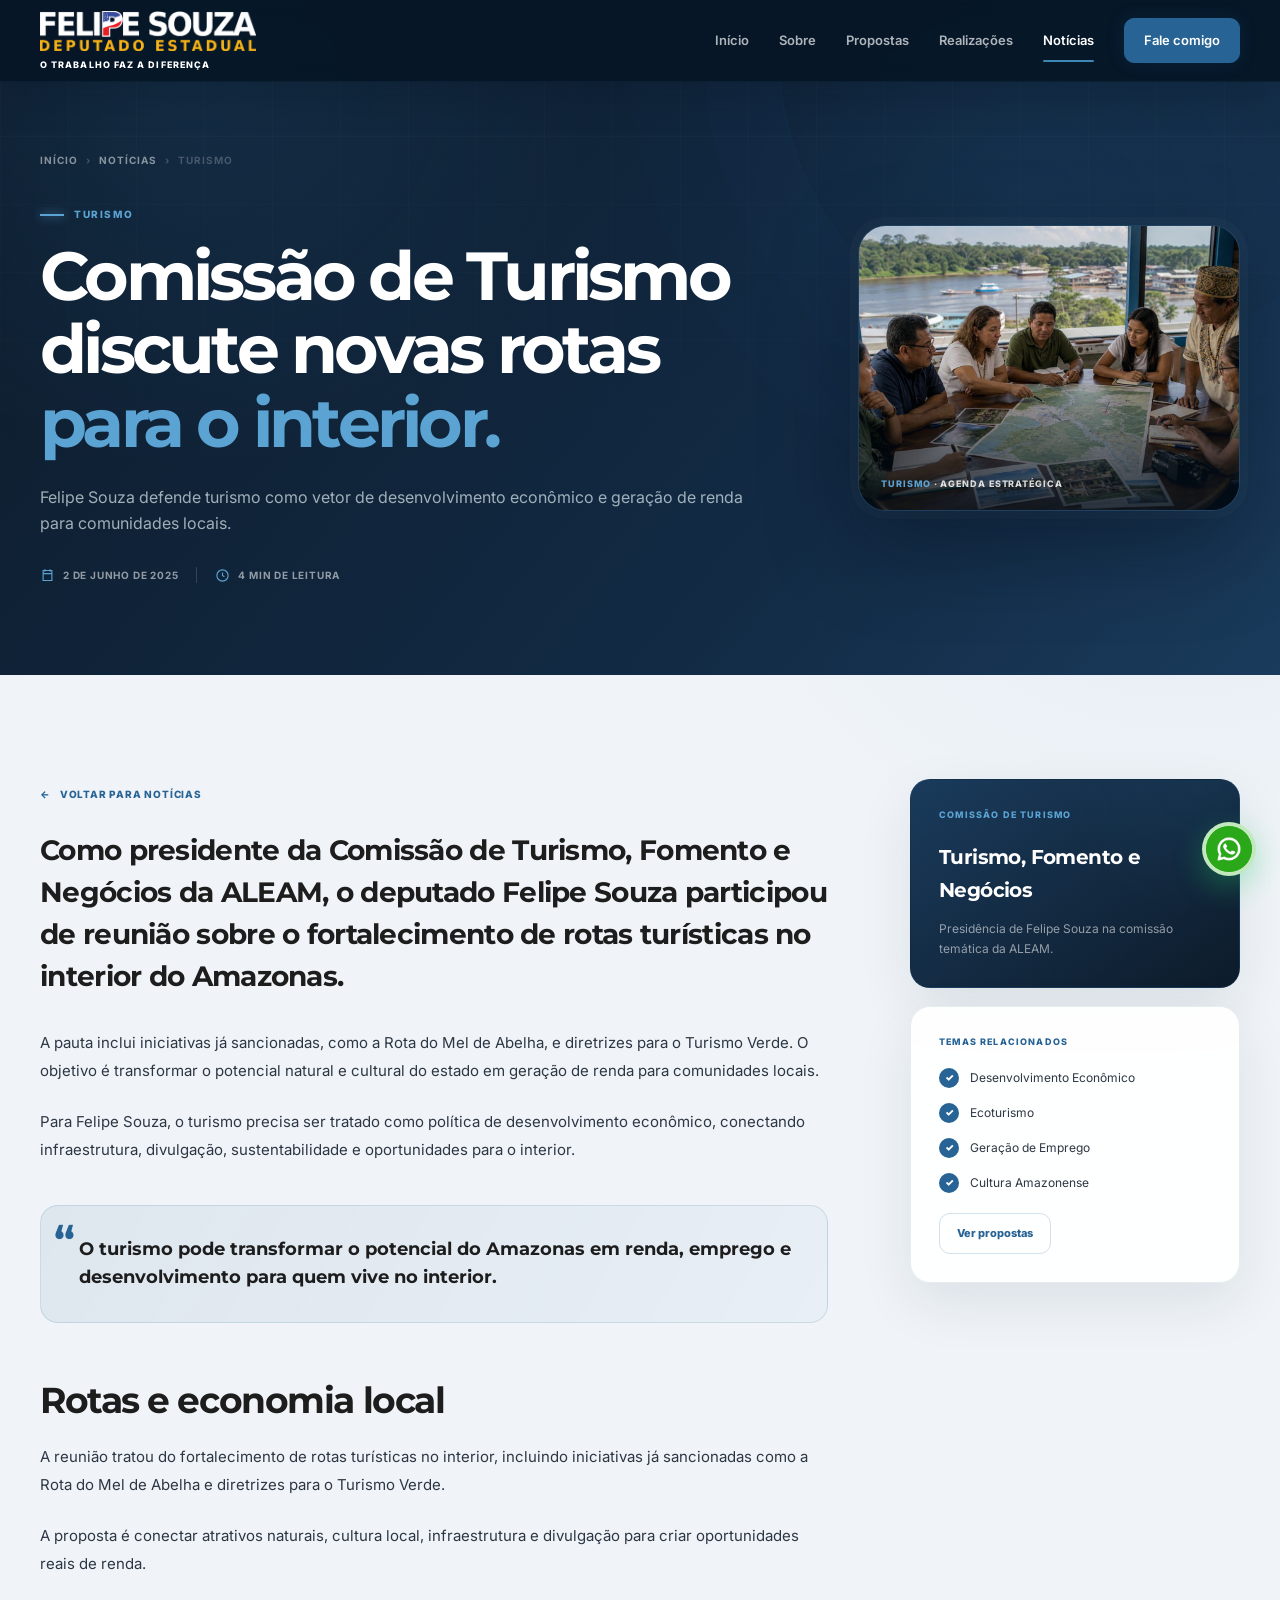
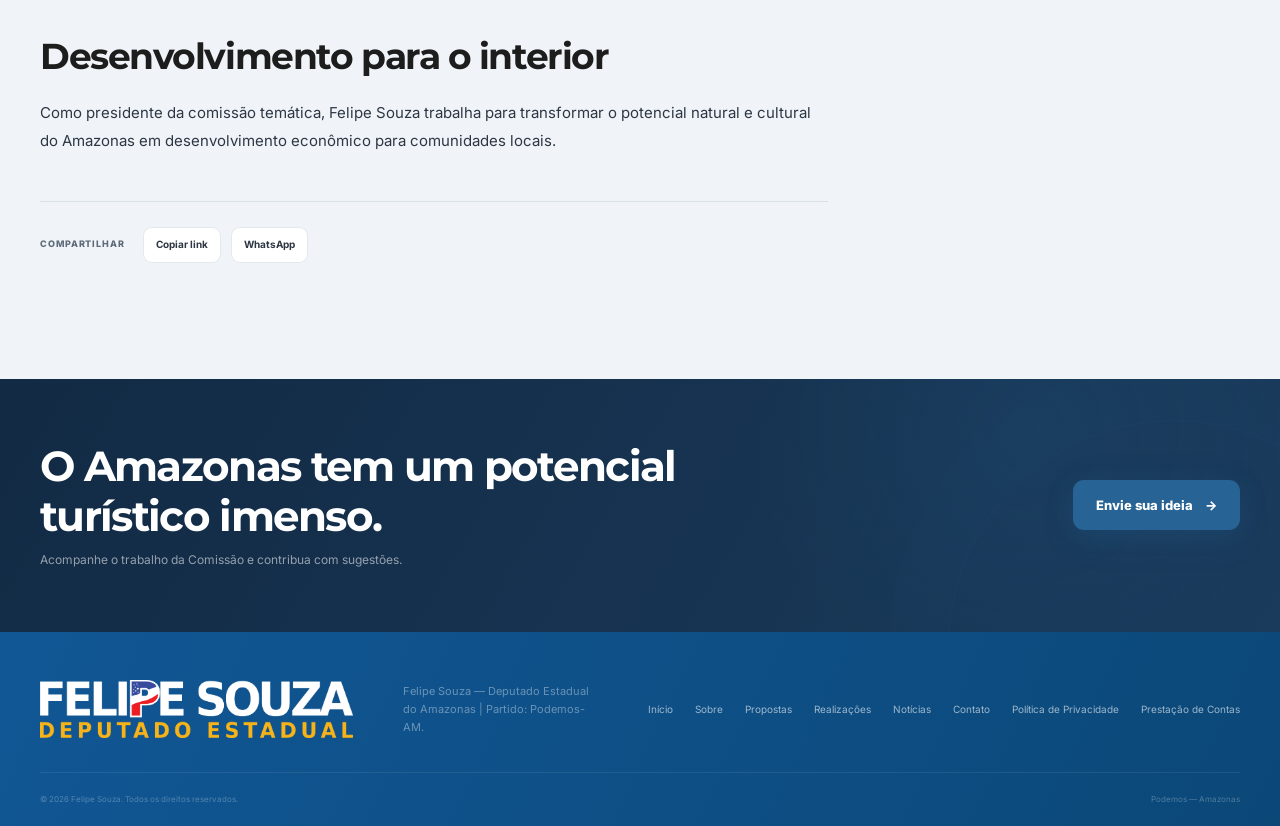
<file: noticias/comissao-turismo.html>
<!DOCTYPE html>
<html lang="pt-BR">
<head>
  <meta charset="UTF-8">
  <meta name="viewport" content="width=device-width, initial-scale=1.0">
  <meta name="theme-color" content="#0a1a2e">
  <meta name="description" content="Comissão de Turismo da ALEAM, presidida pelo Deputado Felipe Souza, define agenda estratégica para o desenvolvimento do turismo no Amazonas.">
  <meta property="og:title" content="Comissão de Turismo | Deputado Felipe Souza">
  <meta property="og:description" content="Presidente da Comissão de Turismo, Felipe Souza reúne parlamentares para planejar ações de desenvolvimento do setor.">
  <link rel="icon" type="image/png" href="../assets/favicon.png">
  <title>Comissão de Turismo | Deputado Felipe Souza</title>
  <link rel="stylesheet" href="../css/style.css">
  <link rel="stylesheet" href="../css/responsive.css">
</head>
<body class="detail-page">
  <div class="reading-progress" aria-hidden="true"></div>
  <a class="skip-link" href="#conteudo">Pular para o conteúdo</a>

  <header class="site-header detail-header" id="site-header">
    <div class="container nav-wrap">
      <a aria-label='Felipe Souza — início' class='brand' href='/'><img class="brand-logo-img" src="../assets/logo-DEP-FS-BRANCA-horizontal.png" alt="Felipe Souza"><span class="brand-copy brand-slogan"><small>O TRABALHO FAZ A DIFERENÇA</small></span></a>
      <button class="menu-toggle" type="button" aria-label="Abrir menu" aria-expanded="false" aria-controls="main-nav"><span></span><span></span><span></span></button>
      <nav class="main-nav" id="main-nav" aria-label="Navegação principal">
        <a class='nav-link' href='/'>Início</a>
        <a class='nav-link' href='/sobre'>Sobre</a>
        <a class='nav-link' href='/propostas'>Propostas</a>
        <a class='nav-link' href='/realizacoes'>Realizações</a>
        <a class='nav-link active' href='/noticias'>Notícias</a>
        <a class='nav-link nav-contact' href='/contato'>Fale comigo</a>
      </nav>
    </div>
  </header>

  <main id="conteudo">
    <section class="inner-hero">
      <div class="container inner-hero-layout">
        <div class="inner-hero-copy reveal">
          <div class="breadcrumb"><a href='/'>Início</a><span>›</span><a href='/noticias'>Notícias</a><span>›</span><span>Turismo</span></div>
          <div class="detail-kicker">Turismo</div>
          <h1>Comissão de Turismo discute novas rotas <span>para o interior.</span></h1>
          <p>Felipe Souza defende turismo como vetor de desenvolvimento econômico e geração de renda para comunidades locais.</p>
          <div class="inner-meta">
            <time>
              <svg viewBox="0 0 24 24" aria-hidden="true"><path d="M5 4h14v16H5zM8 2v4M16 2v4M5 9h14"/></svg>
              2 de junho de 2025
            </time>
            <span>
              <svg viewBox="0 0 24 24" aria-hidden="true"><circle cx="12" cy="12" r="9"/><path d="M12 7v5l3 2"/></svg>
              4 min de leitura
            </span>
          </div>
        </div>
        <figure class="detail-photo reveal" data-delay="120">
          <img src="../assets/noticias/turismo-novas-rotas-economia-interior.jpg" alt="Reunião de planejamento de novas rotas de turismo no interior do Amazonas" width="1600" height="900" loading="lazy">
          <figcaption><span>Turismo</span> · Agenda estratégica</figcaption>
        </figure>
      </div>
    </section>

    <section class="detail-main">
      <div class="container article-layout">
        <article class="article-prose reveal">
          <a class='back-link' href='/noticias'><span>←</span> Voltar para notícias</a>
          <p class="lead">Como presidente da Comissão de Turismo, Fomento e Negócios da ALEAM, o deputado Felipe Souza participou de reunião sobre o fortalecimento de rotas turísticas no interior do Amazonas.</p>
          <p>A pauta inclui iniciativas já sancionadas, como a Rota do Mel de Abelha, e diretrizes para o Turismo Verde. O objetivo é transformar o potencial natural e cultural do estado em geração de renda para comunidades locais.</p>
          <p>Para Felipe Souza, o turismo precisa ser tratado como política de desenvolvimento econômico, conectando infraestrutura, divulgação, sustentabilidade e oportunidades para o interior.</p>

          <blockquote>O turismo pode transformar o potencial do Amazonas em renda, emprego e desenvolvimento para quem vive no interior.</blockquote>

          <h2>Rotas e economia local</h2>
          <p>A reunião tratou do fortalecimento de rotas turísticas no interior, incluindo iniciativas já sancionadas como a Rota do Mel de Abelha e diretrizes para o Turismo Verde.</p>
          <p>A proposta é conectar atrativos naturais, cultura local, infraestrutura e divulgação para criar oportunidades reais de renda.</p>

          <h2>Desenvolvimento para o interior</h2>
          <p>Como presidente da comissão temática, Felipe Souza trabalha para transformar o potencial natural e cultural do Amazonas em desenvolvimento econômico para comunidades locais.</p>

          <div class="share-row">
            <span>Compartilhar</span>
            <button class="share-button" type="button" data-copy-link>Copiar link</button>
            <a class="share-button" href="https://wa.me/?text=Comiss%C3%A3o%20de%20Turismo%20-%20Deputado%20Felipe%20Souza" target="_blank" rel="noopener noreferrer">WhatsApp</a>
          </div>
        </article>

        <aside class="article-sidebar reveal" data-delay="120">
          <div class="info-card dark">
            <span class="info-card-label">Comissão de Turismo</span>
            <h3>Turismo, Fomento e Negócios</h3>
            <p>Presidência de Felipe Souza na comissão temática da ALEAM.</p>
          </div>
          <div class="info-card">
            <span class="info-card-label">Temas relacionados</span>
            <ul class="info-list"><li>Desenvolvimento Econômico</li><li>Ecoturismo</li><li>Geração de Emprego</li><li>Cultura Amazonense</li></ul>
            <a class='button button-outline' href='/propostas' style='margin-top:20px'>Ver propostas</a>
          </div>
        </aside>
      </div>
    </section>

    <section class="detail-cta">
      <div class="container">
        <div><h2>O Amazonas tem um potencial turístico imenso.</h2><p>Acompanhe o trabalho da Comissão e contribua com sugestões.</p></div>
        <a class='button button-primary' href='/contato'>Envie sua ideia <span>→</span></a>
      </div>
    </section>
  </main>

  <footer class="site-footer">
    <div class="container footer-main">
      <a class='brand footer-brand' href='/'><img class="brand-logo-img" src="../assets/logo-DEP-FS-BRANCA-horizontal.png" alt="Felipe Souza"></a>
      <p>Felipe Souza — Deputado Estadual do Amazonas | Partido: Podemos-AM.</p>
      <nav aria-label="Links do rodapé"><a href='/'>Início</a><a href='/sobre'>Sobre</a><a href='/propostas'>Propostas</a><a href='/realizacoes'>Realizações</a><a href='/noticias'>Notícias</a><a href='/contato'>Contato</a><a href="#">Política de Privacidade</a><a href="#">Prestação de Contas</a></nav>
    </div>
    <div class="container footer-bottom"><span>© <span data-current-year></span> Felipe Souza. Todos os direitos reservados.</span><span>Podemos — Amazonas</span></div>
  </footer>

  <div class="toast" role="status" aria-live="polite">Link copiado.</div>
  <a class="floating-whatsapp" href="https://wa.me/559294698262" target="_blank" rel="noopener noreferrer" aria-label="Falar pelo WhatsApp">
    <img src="../assets/whatsapp.png" alt="" width="54" height="54" loading="lazy">
  </a>
  <script src="../js/main.js"></script>
</body>
</html>
</file>
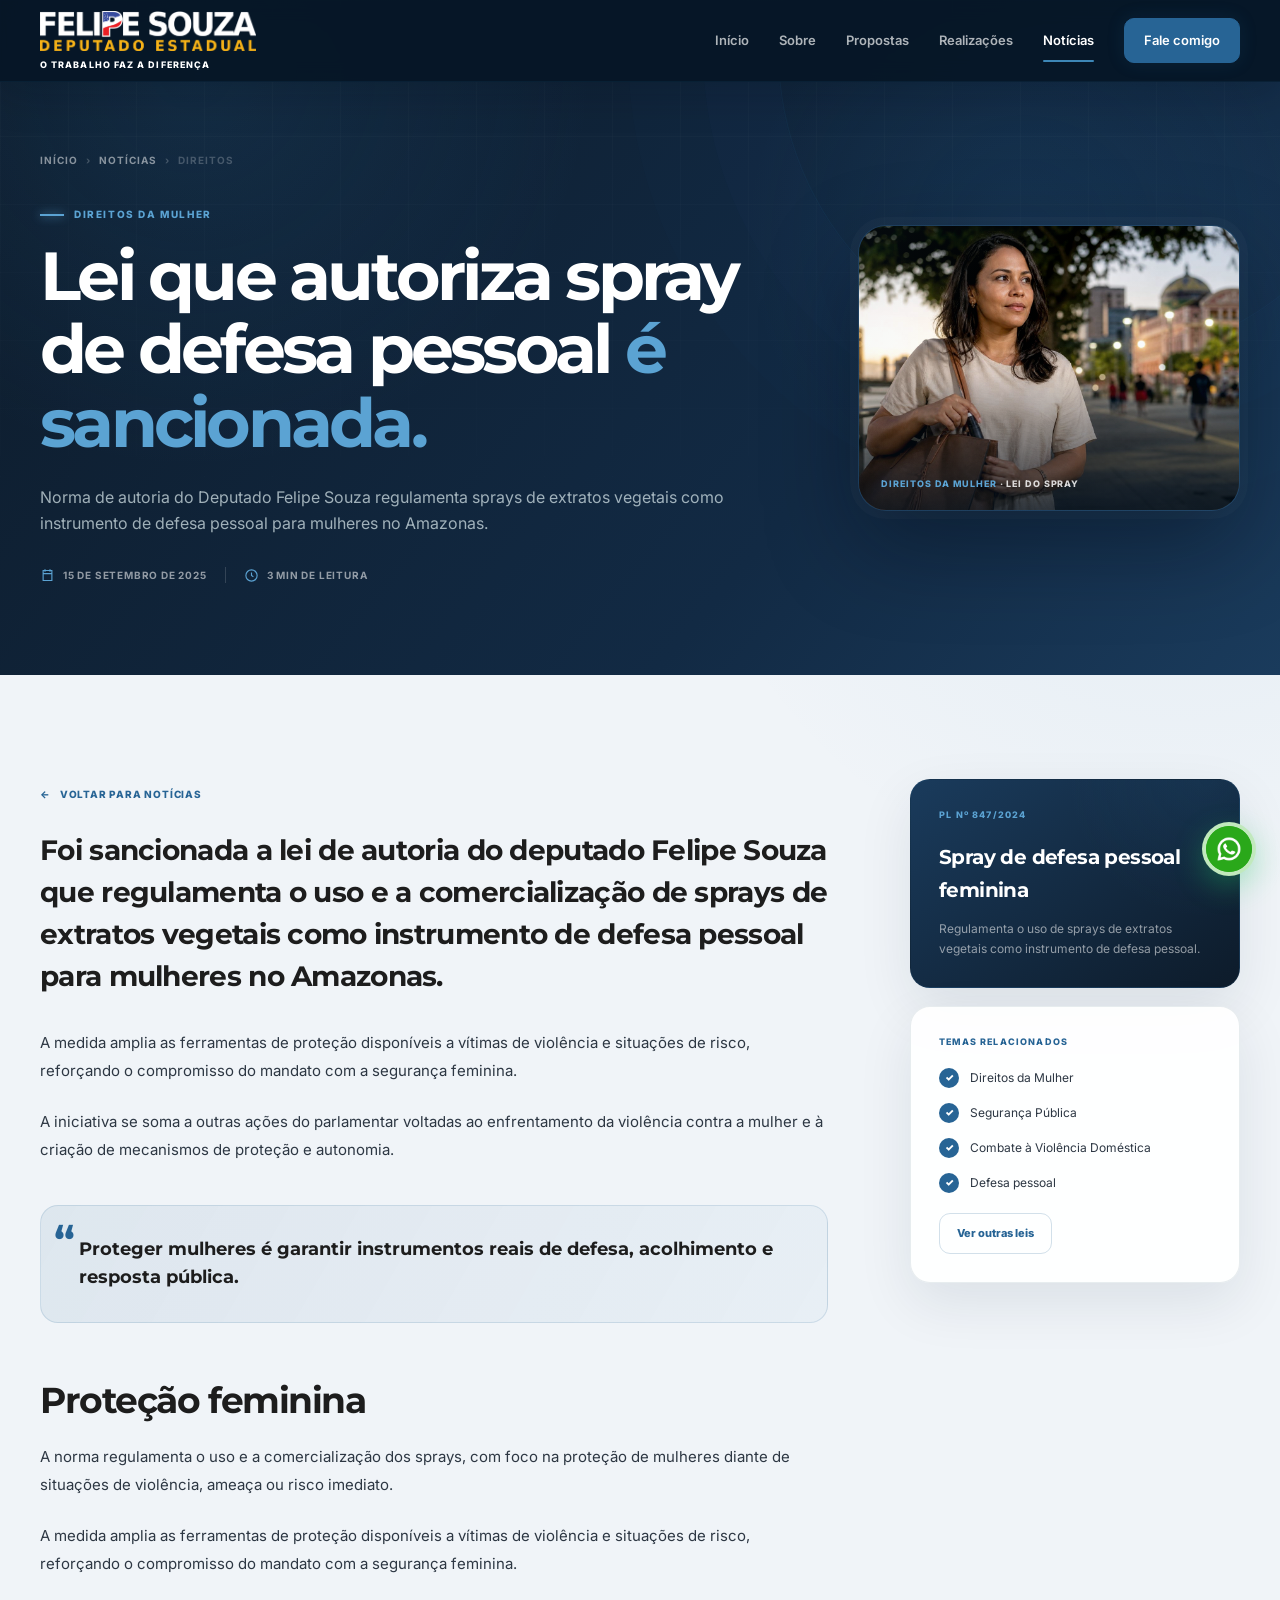
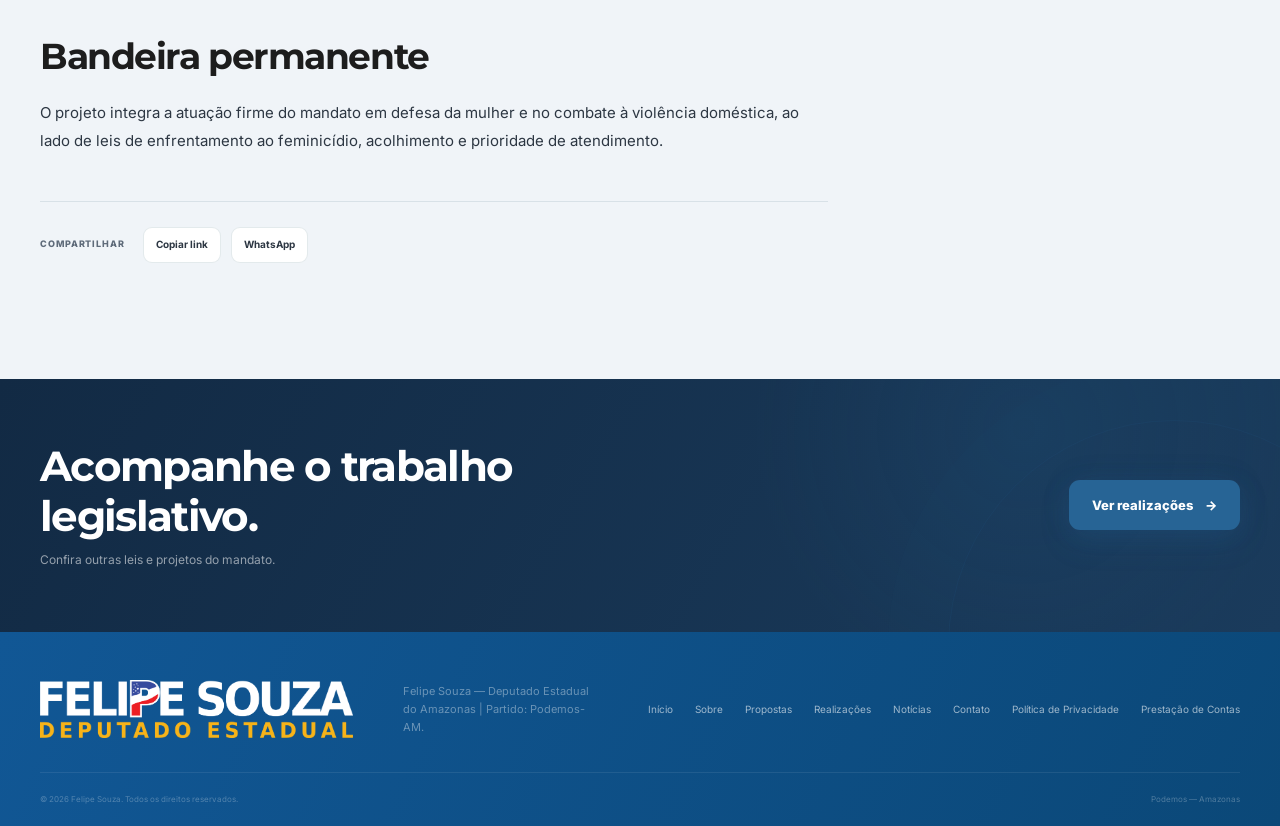
<file: noticias/lei-spray.html>
<!DOCTYPE html>
<html lang="pt-BR">
<head>
  <meta charset="UTF-8">
  <meta name="viewport" content="width=device-width, initial-scale=1.0">
  <meta name="theme-color" content="#0a1a2e">
  <meta name="description" content="Lei de autoria do Deputado Felipe Souza regulamenta sprays de extratos vegetais como instrumento de defesa pessoal para mulheres no Amazonas.">
  <meta property="og:title" content="Lei do Spray | Deputado Felipe Souza">
  <meta property="og:description" content="Norma amplia ferramentas de proteção para mulheres em situações de risco no Amazonas.">
  <link rel="icon" type="image/png" href="../assets/favicon.png">
  <title>Lei do Spray | Deputado Felipe Souza</title>
  <link rel="stylesheet" href="../css/style.css">
  <link rel="stylesheet" href="../css/responsive.css">
</head>
<body class="detail-page">
  <div class="reading-progress" aria-hidden="true"></div>
  <a class="skip-link" href="#conteudo">Pular para o conteúdo</a>

  <header class="site-header detail-header" id="site-header">
    <div class="container nav-wrap">
      <a aria-label='Felipe Souza — início' class='brand' href='/'><img class="brand-logo-img" src="../assets/logo-DEP-FS-BRANCA-horizontal.png" alt="Felipe Souza"><span class="brand-copy brand-slogan"><small>O TRABALHO FAZ A DIFERENÇA</small></span></a>
      <button class="menu-toggle" type="button" aria-label="Abrir menu" aria-expanded="false" aria-controls="main-nav"><span></span><span></span><span></span></button>
      <nav class="main-nav" id="main-nav" aria-label="Navegação principal">
        <a class='nav-link' href='/'>Início</a>
        <a class='nav-link' href='/sobre'>Sobre</a>
        <a class='nav-link' href='/propostas'>Propostas</a>
        <a class='nav-link' href='/realizacoes'>Realizações</a>
        <a class='nav-link active' href='/noticias'>Notícias</a>
        <a class='nav-link nav-contact' href='/contato'>Fale comigo</a>
      </nav>
    </div>
  </header>

  <main id="conteudo">
    <section class="inner-hero">
      <div class="container inner-hero-layout">
        <div class="inner-hero-copy reveal">
          <div class="breadcrumb"><a href='/'>Início</a><span>›</span><a href='/noticias'>Notícias</a><span>›</span><span>Direitos</span></div>
          <div class="detail-kicker">Direitos da Mulher</div>
          <h1>Lei que autoriza spray de defesa pessoal <span>é sancionada.</span></h1>
          <p>Norma de autoria do Deputado Felipe Souza regulamenta sprays de extratos vegetais como instrumento de defesa pessoal para mulheres no Amazonas.</p>
          <div class="inner-meta">
            <time>
              <svg viewBox="0 0 24 24" aria-hidden="true"><path d="M5 4h14v16H5zM8 2v4M16 2v4M5 9h14"/></svg>
              15 de setembro de 2025
            </time>
            <span>
              <svg viewBox="0 0 24 24" aria-hidden="true"><circle cx="12" cy="12" r="9"/><path d="M12 7v5l3 2"/></svg>
              3 min de leitura
            </span>
          </div>
        </div>
        <figure class="detail-photo reveal" data-delay="120">
          <img src="../assets/noticias/lei-spray-defesa-mulheres-amazonas.jpg" alt="Mulher guarda spray de defesa pessoal na bolsa em passeio por Manaus" width="1600" height="900" loading="lazy">
          <figcaption><span>Direitos da Mulher</span> · Lei do Spray</figcaption>
        </figure>
      </div>
    </section>

    <section class="detail-main">
      <div class="container article-layout">
        <article class="article-prose reveal">
          <a class='back-link' href='/noticias'><span>←</span> Voltar para notícias</a>
          <p class="lead">Foi sancionada a lei de autoria do deputado Felipe Souza que regulamenta o uso e a comercialização de sprays de extratos vegetais como instrumento de defesa pessoal para mulheres no Amazonas.</p>
          <p>A medida amplia as ferramentas de proteção disponíveis a vítimas de violência e situações de risco, reforçando o compromisso do mandato com a segurança feminina.</p>
          <p>A iniciativa se soma a outras ações do parlamentar voltadas ao enfrentamento da violência contra a mulher e à criação de mecanismos de proteção e autonomia.</p>

          <blockquote>Proteger mulheres é garantir instrumentos reais de defesa, acolhimento e resposta pública.</blockquote>

          <h2>Proteção feminina</h2>
          <p>A norma regulamenta o uso e a comercialização dos sprays, com foco na proteção de mulheres diante de situações de violência, ameaça ou risco imediato.</p>
          <p>A medida amplia as ferramentas de proteção disponíveis a vítimas de violência e situações de risco, reforçando o compromisso do mandato com a segurança feminina.</p>

          <h2>Bandeira permanente</h2>
          <p>O projeto integra a atuação firme do mandato em defesa da mulher e no combate à violência doméstica, ao lado de leis de enfrentamento ao feminicídio, acolhimento e prioridade de atendimento.</p>

          <div class="share-row">
            <span>Compartilhar</span>
            <button class="share-button" type="button" data-copy-link>Copiar link</button>
            <a class="share-button" href="https://wa.me/?text=Lei%20do%20Spray%20-%20Deputado%20Felipe%20Souza" target="_blank" rel="noopener noreferrer">WhatsApp</a>
          </div>
        </article>

        <aside class="article-sidebar reveal" data-delay="120">
          <div class="info-card dark">
            <span class="info-card-label">PL nº 847/2024</span>
            <h3>Spray de defesa pessoal feminina</h3>
            <p>Regulamenta o uso de sprays de extratos vegetais como instrumento de defesa pessoal.</p>
          </div>
          <div class="info-card">
            <span class="info-card-label">Temas relacionados</span>
            <ul class="info-list"><li>Direitos da Mulher</li><li>Segurança Pública</li><li>Combate à Violência Doméstica</li><li>Defesa pessoal</li></ul>
            <a class='button button-outline' href='/realizacoes' style='margin-top:20px'>Ver outras leis</a>
          </div>
        </aside>
      </div>
    </section>

    <section class="detail-cta">
      <div class="container">
        <div><h2>Acompanhe o trabalho legislativo.</h2><p>Confira outras leis e projetos do mandato.</p></div>
        <a class='button button-primary' href='/realizacoes'>Ver realizações <span>→</span></a>
      </div>
    </section>
  </main>

  <footer class="site-footer">
    <div class="container footer-main">
      <a class='brand footer-brand' href='/'><img class="brand-logo-img" src="../assets/logo-DEP-FS-BRANCA-horizontal.png" alt="Felipe Souza"></a>
      <p>Felipe Souza — Deputado Estadual do Amazonas | Partido: Podemos-AM.</p>
      <nav aria-label="Links do rodapé"><a href='/'>Início</a><a href='/sobre'>Sobre</a><a href='/propostas'>Propostas</a><a href='/realizacoes'>Realizações</a><a href='/noticias'>Notícias</a><a href='/contato'>Contato</a><a href="#">Política de Privacidade</a><a href="#">Prestação de Contas</a></nav>
    </div>
    <div class="container footer-bottom"><span>© <span data-current-year></span> Felipe Souza. Todos os direitos reservados.</span><span>Podemos — Amazonas</span></div>
  </footer>

  <div class="toast" role="status" aria-live="polite">Link copiado.</div>
  <a class="floating-whatsapp" href="https://wa.me/559294698262" target="_blank" rel="noopener noreferrer" aria-label="Falar pelo WhatsApp">
    <img src="../assets/whatsapp.png" alt="" width="54" height="54" loading="lazy">
  </a>
  <script src="../js/main.js"></script>
</body>
</html>
</file>
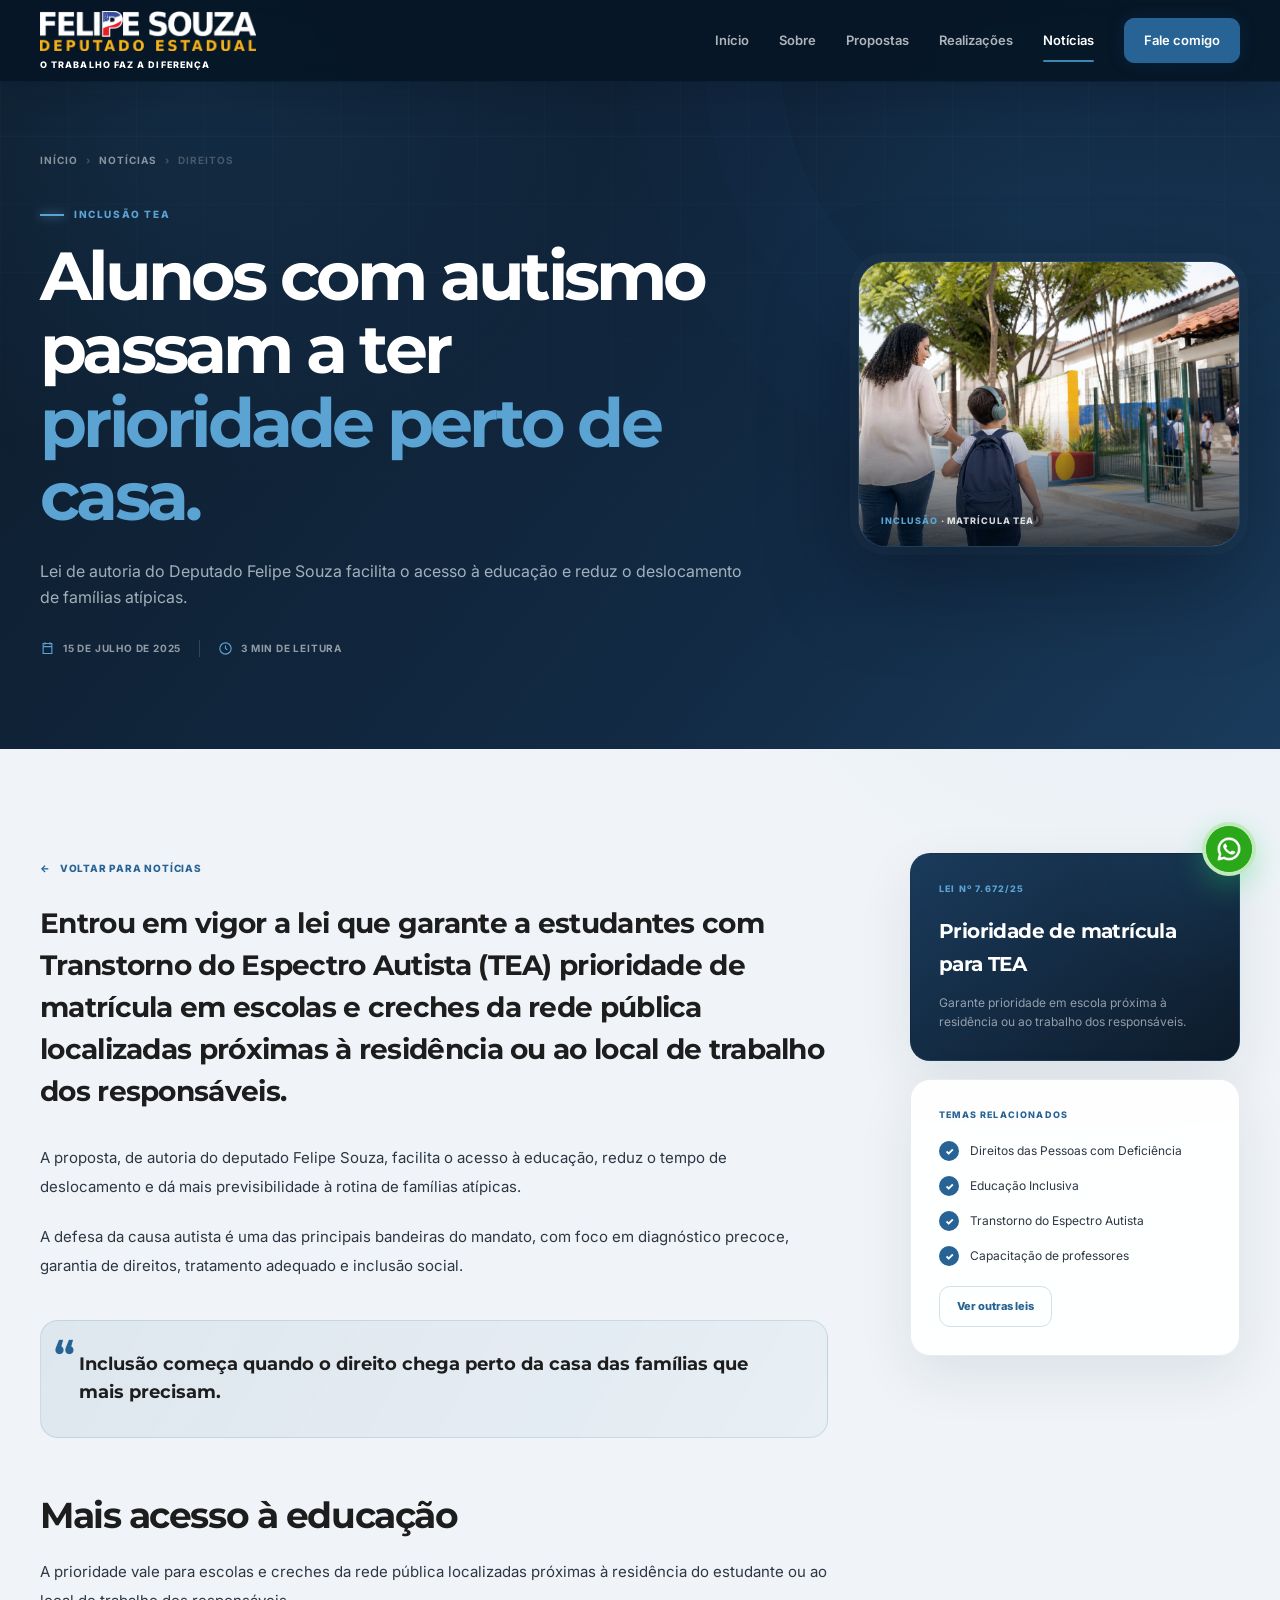
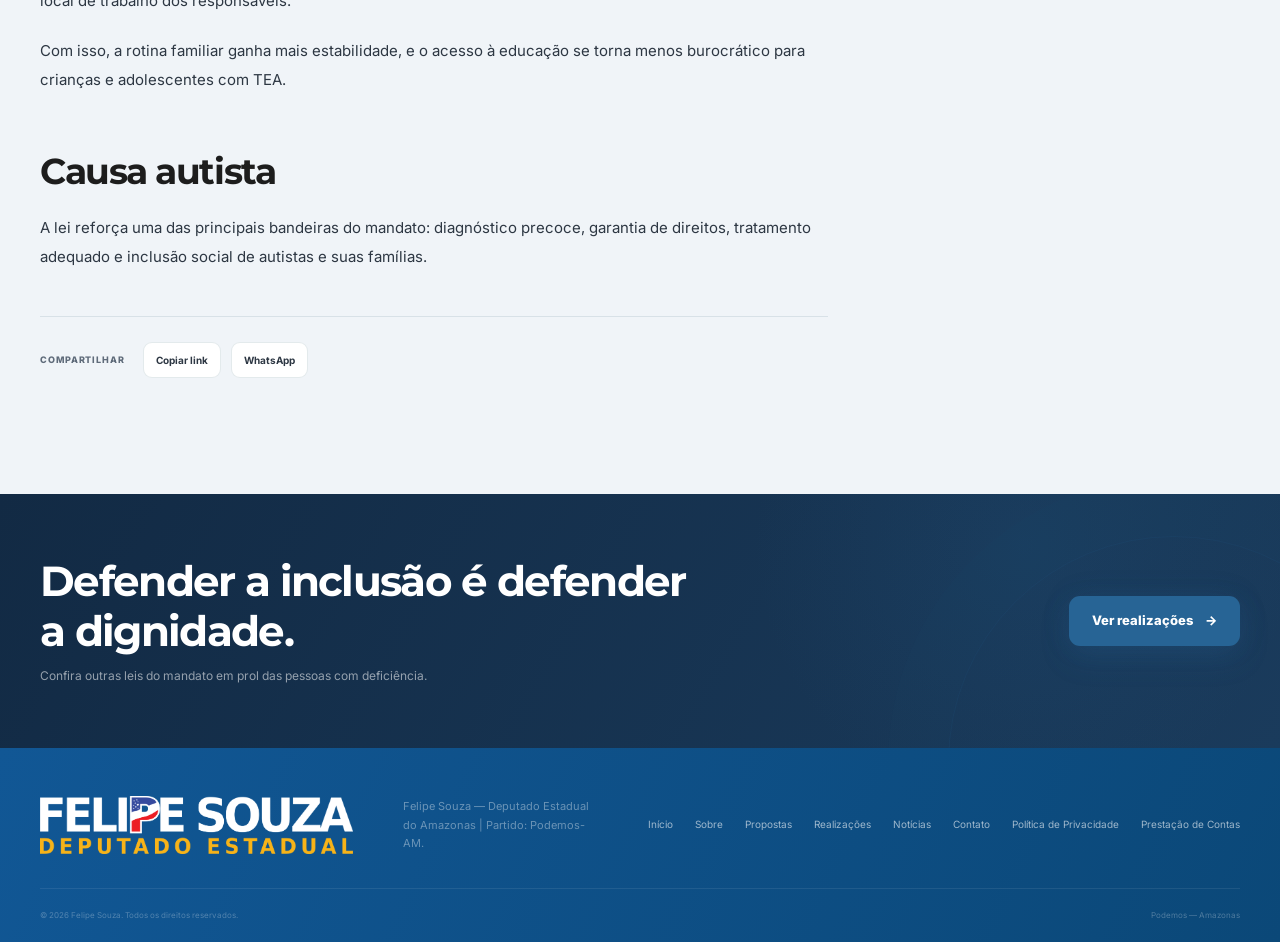
<file: noticias/matricula-tea.html>
<!DOCTYPE html>
<html lang="pt-BR">
<head>
  <meta charset="UTF-8">
  <meta name="viewport" content="width=device-width, initial-scale=1.0">
  <meta name="theme-color" content="#0a1a2e">
  <meta name="description" content="Lei de autoria do Deputado Felipe Souza garante prioridade de matrícula para estudantes com autismo perto de casa ou do trabalho dos responsáveis.">
  <meta property="og:title" content="Matrícula TEA | Deputado Felipe Souza">
  <meta property="og:description" content="Prioridade de matrícula para estudantes com TEA em escolas e creches próximas da rotina familiar.">
  <link rel="icon" type="image/png" href="../assets/favicon.png">
  <title>Matrícula TEA | Deputado Felipe Souza</title>
  <link rel="stylesheet" href="../css/style.css">
  <link rel="stylesheet" href="../css/responsive.css">
</head>
<body class="detail-page">
  <div class="reading-progress" aria-hidden="true"></div>
  <a class="skip-link" href="#conteudo">Pular para o conteúdo</a>

  <header class="site-header detail-header" id="site-header">
    <div class="container nav-wrap">
      <a aria-label='Felipe Souza — início' class='brand' href='/'><img class="brand-logo-img" src="../assets/logo-DEP-FS-BRANCA-horizontal.png" alt="Felipe Souza"><span class="brand-copy brand-slogan"><small>O TRABALHO FAZ A DIFERENÇA</small></span></a>
      <button class="menu-toggle" type="button" aria-label="Abrir menu" aria-expanded="false" aria-controls="main-nav"><span></span><span></span><span></span></button>
      <nav class="main-nav" id="main-nav" aria-label="Navegação principal">
        <a class='nav-link' href='/'>Início</a>
        <a class='nav-link' href='/sobre'>Sobre</a>
        <a class='nav-link' href='/propostas'>Propostas</a>
        <a class='nav-link' href='/realizacoes'>Realizações</a>
        <a class='nav-link active' href='/noticias'>Notícias</a>
        <a class='nav-link nav-contact' href='/contato'>Fale comigo</a>
      </nav>
    </div>
  </header>

  <main id="conteudo">
    <section class="inner-hero">
      <div class="container inner-hero-layout">
        <div class="inner-hero-copy reveal">
          <div class="breadcrumb"><a href='/'>Início</a><span>›</span><a href='/noticias'>Notícias</a><span>›</span><span>Direitos</span></div>
          <div class="detail-kicker">Inclusão TEA</div>
          <h1>Alunos com autismo passam a ter <span>prioridade perto de casa.</span></h1>
          <p>Lei de autoria do Deputado Felipe Souza facilita o acesso à educação e reduz o deslocamento de famílias atípicas.</p>
          <div class="inner-meta">
            <time>
              <svg viewBox="0 0 24 24" aria-hidden="true"><path d="M5 4h14v16H5zM8 2v4M16 2v4M5 9h14"/></svg>
              15 de julho de 2025
            </time>
            <span>
              <svg viewBox="0 0 24 24" aria-hidden="true"><circle cx="12" cy="12" r="9"/><path d="M12 7v5l3 2"/></svg>
              3 min de leitura
            </span>
          </div>
        </div>
        <figure class="detail-photo reveal" data-delay="120">
          <img src="../assets/noticias/matricula-prioritaria-autismo-perto-de-casa.jpg" alt="Mãe acompanha filho com fones de ouvido até a escola" width="1600" height="900" loading="lazy">
          <figcaption><span>Inclusão</span> · Matrícula TEA</figcaption>
        </figure>
      </div>
    </section>

    <section class="detail-main">
      <div class="container article-layout">
        <article class="article-prose reveal">
          <a class='back-link' href='/noticias'><span>←</span> Voltar para notícias</a>
          <p class="lead">Entrou em vigor a lei que garante a estudantes com Transtorno do Espectro Autista (TEA) prioridade de matrícula em escolas e creches da rede pública localizadas próximas à residência ou ao local de trabalho dos responsáveis.</p>
          <p>A proposta, de autoria do deputado Felipe Souza, facilita o acesso à educação, reduz o tempo de deslocamento e dá mais previsibilidade à rotina de famílias atípicas.</p>
          <p>A defesa da causa autista é uma das principais bandeiras do mandato, com foco em diagnóstico precoce, garantia de direitos, tratamento adequado e inclusão social.</p>

          <blockquote>Inclusão começa quando o direito chega perto da casa das famílias que mais precisam.</blockquote>

          <h2>Mais acesso à educação</h2>
          <p>A prioridade vale para escolas e creches da rede pública localizadas próximas à residência do estudante ou ao local de trabalho dos responsáveis.</p>
          <p>Com isso, a rotina familiar ganha mais estabilidade, e o acesso à educação se torna menos burocrático para crianças e adolescentes com TEA.</p>

          <h2>Causa autista</h2>
          <p>A lei reforça uma das principais bandeiras do mandato: diagnóstico precoce, garantia de direitos, tratamento adequado e inclusão social de autistas e suas famílias.</p>

          <div class="share-row">
            <span>Compartilhar</span>
            <button class="share-button" type="button" data-copy-link>Copiar link</button>
            <a class="share-button" href="https://wa.me/?text=Matr%C3%ADcula%20TEA%20-%20Deputado%20Felipe%20Souza" target="_blank" rel="noopener noreferrer">WhatsApp</a>
          </div>
        </article>

        <aside class="article-sidebar reveal" data-delay="120">
          <div class="info-card dark">
            <span class="info-card-label">Lei nº 7.672/25</span>
            <h3>Prioridade de matrícula para TEA</h3>
            <p>Garante prioridade em escola próxima à residência ou ao trabalho dos responsáveis.</p>
          </div>
          <div class="info-card">
            <span class="info-card-label">Temas relacionados</span>
            <ul class="info-list"><li>Direitos das Pessoas com Deficiência</li><li>Educação Inclusiva</li><li>Transtorno do Espectro Autista</li><li>Capacitação de professores</li></ul>
            <a class='button button-outline' href='/realizacoes' style='margin-top:20px'>Ver outras leis</a>
          </div>
        </aside>
      </div>
    </section>

    <section class="detail-cta">
      <div class="container">
        <div><h2>Defender a inclusão é defender a dignidade.</h2><p>Confira outras leis do mandato em prol das pessoas com deficiência.</p></div>
        <a class='button button-primary' href='/realizacoes'>Ver realizações <span>→</span></a>
      </div>
    </section>
  </main>

  <footer class="site-footer">
    <div class="container footer-main">
      <a class='brand footer-brand' href='/'><img class="brand-logo-img" src="../assets/logo-DEP-FS-BRANCA-horizontal.png" alt="Felipe Souza"></a>
      <p>Felipe Souza — Deputado Estadual do Amazonas | Partido: Podemos-AM.</p>
      <nav aria-label="Links do rodapé"><a href='/'>Início</a><a href='/sobre'>Sobre</a><a href='/propostas'>Propostas</a><a href='/realizacoes'>Realizações</a><a href='/noticias'>Notícias</a><a href='/contato'>Contato</a><a href="#">Política de Privacidade</a><a href="#">Prestação de Contas</a></nav>
    </div>
    <div class="container footer-bottom"><span>© <span data-current-year></span> Felipe Souza. Todos os direitos reservados.</span><span>Podemos — Amazonas</span></div>
  </footer>

  <div class="toast" role="status" aria-live="polite">Link copiado.</div>
  <a class="floating-whatsapp" href="https://wa.me/559294698262" target="_blank" rel="noopener noreferrer" aria-label="Falar pelo WhatsApp">
    <img src="../assets/whatsapp.png" alt="" width="54" height="54" loading="lazy">
  </a>
  <script src="../js/main.js"></script>
</body>
</html>
</file>
<file: css/style.css>
@import url("https://fonts.googleapis.com/css2?family=Montserrat:wght@500;600;700;800&family=Inter:wght@400;500;600;700&display=swap");

:root {
  --primary: #276495;
  --primary-dark: #1F4F75;
  --secondary: #3D87B7;
  --accent-red: #ED373A;
  --accent-gold: #F4CF45;

  --blue-950: #0D1B2A;
  --blue-900: #122A44;
  --blue-800: #1A3B5C;
  --blue-700: #1F4F75;
  --blue-600: #276495;
  --blue-500: #3D87B7;
  --blue-400: #5BA3D3;
  --blue-300: #8BC1E3;
  --blue-200: #BDDCEE;
  --blue-100: #E3EFF7;

  --gold: #F4CF45;
  --gold-light: #F7DC7A;
  --gold-soft: #FCF0C0;

  --white: #ffffff;
  --bg: #F7F9FC;
  --gray-200: #E2E6EA;
  --gray-400: #9CA6B2;
  --gray-500: #5F6B7A;
  --gray-600: #3D4856;
  --gray-700: #2D3743;
  --text: #1D1D1D;
  --text-gray: #5F6B7A;

  --shadow-sm: 0 10px 30px rgba(0, 0, 0, 0.08);
  --shadow-md: 0 16px 38px rgba(0, 0, 0, 0.1);
  --shadow-lg: 0 24px 60px rgba(0, 0, 0, 0.14);
  --radius-sm: 14px;
  --radius-md: 16px;
  --radius-lg: 24px;
  --container: 1200px;
  --header-height: 82px;
}

* { box-sizing: border-box; }

html {
  scroll-behavior: smooth;
  scroll-padding-top: calc(var(--header-height) + 12px);
  overflow-x: hidden;
}

body {
  margin: 0;
  color: var(--text);
  background: var(--white);
  font-family: "Inter", -apple-system, BlinkMacSystemFont, "Segoe UI", sans-serif;
  font-size: 16px;
  line-height: 1.65;
  overflow-x: hidden;
}

body.menu-open { overflow: hidden; }

body.menu-open::before {
  content: "";
  position: fixed;
  inset: 0;
  z-index: 90;
  background: rgba(2, 10, 20, 0.62);
  backdrop-filter: blur(2px);
}

a { color: inherit; text-decoration: none; }
button, input, select, textarea { font: inherit; }
button, a { -webkit-tap-highlight-color: transparent; }
img, svg { display: block; max-width: 100%; }

.home-page main > .section {
  display: none;
}

.topic-photo {
  width: 100%;
  height: 100%;
  display: block;
  object-fit: cover;
}

.container {
  width: min(calc(100% - 40px), var(--container));
  margin-inline: auto;
}

.skip-link {
  position: fixed;
  top: 10px;
  left: 10px;
  z-index: 999;
  padding: 10px 16px;
  color: var(--blue-950);
  background: var(--blue-300);
  border-radius: 8px;
  transform: translateY(-150%);
  transition: transform 0.2s ease;
}
.skip-link:focus { transform: translateY(0); }

.page-orbs {
  display: none;
  position: fixed;
  inset: 0;
  contain: strict;
  pointer-events: none;
  z-index: -1;
  overflow: hidden;
}

.orb {
  position: absolute;
  border-radius: 50%;
  filter: blur(90px);
  opacity: 0.09;
}
.orb-one { top: 13%; right: -180px; width: 420px; height: 420px; background: var(--blue-400); }
.orb-two { top: 48%; left: -180px; width: 360px; height: 360px; background: var(--blue-500); }
.orb-three { right: -130px; bottom: 4%; width: 320px; height: 320px; background: var(--accent-gold); }

.site-header {
  position: fixed;
  inset: 0 0 auto;
  z-index: 100;
  height: var(--header-height);
  color: var(--white);
  background: rgba(6, 22, 38, 0.18);
  border-bottom: 1px solid rgba(255, 255, 255, 0.1);
  backdrop-filter: blur(10px);
  transition: height 0.25s ease, background 0.25s ease, box-shadow 0.25s ease;
}

.site-header.scrolled {
  height: 72px;
  background: rgba(6, 22, 38, 0.94);
  border-color: rgba(39, 100, 149, 0.12);
  box-shadow: 0 10px 40px rgba(2, 10, 20, 0.24);
}

.detail-header {
  background: rgba(6, 22, 38, 0.93);
  border-color: rgba(39, 100, 149, 0.12);
  box-shadow: 0 12px 40px rgba(2, 10, 20, 0.18);
}

.nav-wrap {
  height: 100%;
  display: flex;
  align-items: center;
  justify-content: space-between;
  gap: 28px;
}

.brand {
  display: inline-flex;
  align-items: center;
  gap: 12px;
  flex: none;
}

.site-header .brand {
  flex-direction: column;
  align-items: flex-start;
  gap: 9px;
}

.brand-mark {
  width: 46px;
  height: 46px;
  display: grid;
  place-items: center;
  color: var(--white);
  background: linear-gradient(135deg, var(--primary), var(--blue-400));
  border-radius: 13px 13px 13px 4px;
  box-shadow: 0 0 22px rgba(39, 100, 149, 0.26);
  font-family: "Montserrat", sans-serif;
  font-weight: 800;
  font-size: 15px;
  letter-spacing: -0.8px;
}

.brand-logo-img {
  height: 52px;
  width: auto;
  display: block;
  object-fit: contain;
}

.site-header .brand-logo-img {
  height: 40px;
  max-width: min(292px, 42vw);
}

.brand-copy {
  display: flex;
  flex-direction: column;
  line-height: 1.1;
}
.brand-copy strong {
  color: var(--white);
  font-family: "Montserrat", sans-serif;
  font-size: 15px;
  letter-spacing: 0.04em;
}
.brand-copy small {
  margin-top: 5px;
  color: rgba(255, 255, 255, 0.55);
  font-size: 9px;
  text-transform: uppercase;
  letter-spacing: 0.12em;
}

.site-header .brand-slogan small {
  margin-top: 0;
  color: var(--accent);
  font-size: 9px;
  font-weight: 800;
  letter-spacing: 0.12em;
  white-space: nowrap;
  text-shadow: 0 0 8px color-mix(in srgb, var(--accent) 72%, transparent), 0 0 16px color-mix(in srgb, var(--accent) 38%, transparent);
}

.main-nav {
  display: flex;
  align-items: center;
  gap: 30px;
}

.nav-link {
  position: relative;
  color: rgba(255, 255, 255, 0.68);
  font-size: 13px;
  font-weight: 600;
  transition: color 0.2s ease;
}

.nav-link:not(.nav-contact)::after {
  content: "";
  position: absolute;
  right: 0;
  bottom: -11px;
  left: 0;
  height: 2px;
  background: var(--blue-500);
  border-radius: 99px;
  transform: scaleX(0);
  transition: transform 0.2s ease;
}

.nav-link:hover,
.nav-link.active { color: var(--white); }
.nav-link.active::after,
.nav-link:hover::after { transform: scaleX(1); }

.nav-contact {
  padding: 11px 19px;
  color: var(--white);
  background: var(--primary);
  border: 1px solid var(--primary);
  border-radius: 10px;
  box-shadow: 0 0 18px rgba(39, 100, 149, 0.16);
}
.nav-contact:hover {
  color: var(--white);
  background: var(--blue-500);
}

.menu-toggle {
  display: none;
  width: 42px;
  height: 42px;
  padding: 10px;
  background: rgba(255, 255, 255, 0.06);
  border: 1px solid rgba(255, 255, 255, 0.14);
  border-radius: 10px;
  cursor: pointer;
}
.menu-toggle span {
  display: block;
  width: 20px;
  height: 2px;
  margin: 4px auto;
  background: var(--white);
  border-radius: 3px;
  transition: transform 0.2s ease, opacity 0.2s ease;
}

.hero {
  position: relative;
  min-height: 980px;
  padding: 158px 0 84px;
  color: var(--white);
  background:
    radial-gradient(circle at 76% 34%, rgba(39, 100, 149, 0.22), transparent 29%),
    radial-gradient(circle at 20% 16%, rgba(13, 27, 42, 0.3), transparent 33%),
    linear-gradient(130deg, var(--blue-950) 0%, var(--blue-900) 55%, var(--blue-800) 100%);
  overflow: hidden;
}

.hero::before {
  content: "";
  position: absolute;
  right: -80px;
  bottom: 40px;
  width: 520px;
  height: 520px;
  background: var(--primary);
  border-radius: 50%;
  filter: blur(170px);
  opacity: 0.07;
}

.hero::after {
  content: "";
  position: absolute;
  right: -7%;
  bottom: -300px;
  width: 720px;
  height: 720px;
  border: 1px solid rgba(39, 100, 149, 0.1);
  border-radius: 50%;
  box-shadow: 0 0 0 80px rgba(39, 100, 149, 0.025), 0 0 0 160px rgba(39, 100, 149, 0.02);
}

.hero-grid,
.contact-grid-bg {
  position: absolute;
  inset: 0;
  background-image:
    linear-gradient(rgba(255, 255, 255, 0.025) 1px, transparent 1px),
    linear-gradient(90deg, rgba(255, 255, 255, 0.025) 1px, transparent 1px);
  background-size: 64px 64px;
  mask-image: linear-gradient(to bottom, black 0%, transparent 80%);
  pointer-events: none;
}

.hero-layout {
  position: relative;
  z-index: 2;
  display: grid;
  grid-template-columns: 1.02fr 0.98fr;
  align-items: center;
  gap: 68px;
}

.eyebrow {
  display: inline-flex;
  align-items: center;
  gap: 10px;
  margin-bottom: 22px;
  color: var(--blue-400);
  font-size: 11px;
  font-weight: 800;
  text-transform: uppercase;
  letter-spacing: 0.16em;
}
.eyebrow span {
  width: 24px;
  height: 1px;
  background: var(--blue-400);
  box-shadow: 0 0 8px var(--blue-400);
}

.hero h1 {
  max-width: 670px;
  margin: 0;
  font-family: "Montserrat", sans-serif;
  font-size: clamp(46px, 5.2vw, 72px);
  line-height: 1.08;
  letter-spacing: -0.055em;
}

.hero h1 em {
  display: block;
  position: relative;
  color: var(--blue-400);
  font-style: normal;
  text-shadow: 0 0 32px rgba(0, 212, 117, 0.26);
}

.hero h1 em::after {
  content: "";
  position: absolute;
  right: 0;
  bottom: -9px;
  left: 0;
  height: 9px;
  background: url("data:image/svg+xml,%3Csvg width='220' height='10' viewBox='0 0 220 10' xmlns='http://www.w3.org/2000/svg'%3E%3Cpath d='M2 7c50-5 150-4 216-3' stroke='%23F5A83E' stroke-width='5' fill='none' stroke-linecap='round' opacity='.75'/%3E%3C/svg%3E") center / 100% 100% no-repeat;
}

.hero-copy > p {
  max-width: 580px;
  margin: 27px 0 0;
  color: rgba(227, 243, 247, 0.7);
  font-size: 18px;
  line-height: 1.75;
}

.hero-actions {
  display: flex;
  align-items: center;
  gap: 13px;
  margin-top: 36px;
}

.button {
  min-height: 50px;
  display: inline-flex;
  align-items: center;
  justify-content: center;
  gap: 12px;
  padding: 0 22px;
  border: 1px solid transparent;
  border-radius: 11px;
  font-size: 13px;
  font-weight: 800;
  cursor: pointer;
  transition: transform 0.2s ease, box-shadow 0.2s ease, background 0.2s ease, border-color 0.2s ease;
  position: relative;
  isolation: isolate;
  overflow: hidden;
}

.button:hover { transform: translateY(-2px); }

.button svg {
  width: 19px;
  fill: none;
  stroke: currentColor;
  stroke-width: 2;
  stroke-linecap: round;
  stroke-linejoin: round;
}

.button::before {
  content: "";
  position: absolute;
  z-index: -1;
  top: -100%;
  left: -55%;
  width: 35%;
  height: 300%;
  background: linear-gradient(90deg, transparent, rgba(255, 255, 255, 0.45), transparent);
  transform: rotate(22deg);
  transition: left 0.65s cubic-bezier(0.2, 0.7, 0.2, 1);
}
.button:hover::before { left: 125%; }

.button-primary {
  color: var(--white);
  background: var(--primary);
  box-shadow: 0 12px 30px rgba(39, 100, 149, 0.2), 0 0 30px rgba(39, 100, 149, 0.1);
}
.button-primary:hover {
  background: var(--primary-dark);
  box-shadow: 0 16px 38px rgba(39, 100, 149, 0.27);
}

.button-ghost {
  color: rgba(255, 255, 255, 0.86);
  background: rgba(255, 255, 255, 0.045);
  border-color: rgba(255, 255, 255, 0.16);
}
.button-ghost:hover {
  background: rgba(255, 255, 255, 0.09);
  border-color: rgba(255, 255, 255, 0.28);
}

.button-outline {
  min-height: 41px;
  padding-inline: 17px;
  color: var(--primary);
  background: transparent;
  border-color: rgba(39, 100, 149, 0.2);
  font-size: 11px;
}
.button-outline:hover {
  color: var(--primary-dark);
  border-color: var(--primary-dark);
}

.button-gold {
  color: var(--blue-950);
  background: var(--accent-gold);
  box-shadow: 0 12px 30px rgba(244, 207, 69, 0.2);
}
.button-gold:hover {
  background: var(--gold-light);
  box-shadow: 0 16px 38px rgba(244, 207, 69, 0.27);
}

.hero-social {
  display: flex;
  align-items: center;
  gap: 10px;
  margin-top: 38px;
}
.hero-social > span {
  margin-right: 4px;
  color: rgba(255, 255, 255, 0.4);
  font-size: 10px;
  font-weight: 700;
  text-transform: uppercase;
  letter-spacing: 0.12em;
}
.hero-social a {
  width: 35px;
  height: 35px;
  display: grid;
  place-items: center;
  color: rgba(255, 255, 255, 0.62);
  background: rgba(255, 255, 255, 0.045);
  border: 1px solid rgba(255, 255, 255, 0.1);
  border-radius: 50%;
  transition: color 0.2s ease, border-color 0.2s ease, background 0.2s ease, transform 0.2s ease;
}
.hero-social a:hover {
  color: var(--blue-400);
  background: rgba(0, 212, 117, 0.08);
  border-color: rgba(0, 212, 117, 0.38);
  transform: translateY(-2px);
}
.hero-social svg {
  width: 16px;
  height: 16px;
  fill: currentColor;
}
.hero-social svg rect,
.hero-social svg circle { fill: none; stroke: currentColor; stroke-width: 1.8; }
.hero-social svg .fill-dot { fill: currentColor; stroke: none; }
.hero-social svg .play { fill: var(--blue-950); }

.portrait-shell {
  position: relative;
  width: min(100%, 500px);
  margin: 0 auto;
  transform-style: preserve-3d;
  transition: transform 0.5s cubic-bezier(0.2, 0.75, 0.25, 1);
}

.portrait-glow {
  position: absolute;
  inset: 8% -8% -4% 6%;
  background:
    radial-gradient(circle at 30% 22%, rgba(46, 201, 255, 0.32), transparent 42%),
    linear-gradient(140deg, rgba(23, 180, 255, 0.24), rgba(38, 232, 164, 0.28));
  border-radius: 36px;
  filter: blur(58px);
  opacity: 0.38;
}

.portrait-frame {
  position: relative;
  aspect-ratio: 4 / 5;
  padding: 1px;
  background:
    linear-gradient(145deg, rgba(127, 255, 209, 0.9), rgba(46, 201, 255, 0.24) 48%, rgba(83, 245, 185, 0.6)),
    linear-gradient(180deg, rgba(255, 255, 255, 0.08), rgba(255, 255, 255, 0));
  border-radius: 34px;
  box-shadow:
    0 38px 100px rgba(0, 8, 18, 0.42),
    0 24px 70px rgba(46, 201, 255, 0.12),
    0 0 0 8px rgba(255, 255, 255, 0.025),
    inset 0 0 0 7px rgba(4, 23, 39, 0.6);
  overflow: hidden;
}

.portrait-frame::after {
  content: "";
  position: absolute;
  inset: 0;
  border: 8px solid rgba(5, 25, 42, 0.7);
  border-radius: inherit;
  pointer-events: none;
}

.portrait-frame::before {
  content: "";
  position: absolute;
  z-index: 2;
  inset: 0;
  background:
    linear-gradient(to top, rgba(2, 16, 28, 0.38), transparent 34%),
    radial-gradient(circle at 72% 20%, rgba(38, 232, 164, 0.1), transparent 28%);
  border-radius: inherit;
  pointer-events: none;
}

.portrait-art {
  width: 100%;
  height: 100%;
  object-fit: cover;
  object-position: center 28%;
  filter: saturate(0.96) contrast(1.03);
  transform: scale(1.02);
  transition: transform 1.1s cubic-bezier(0.2, 0.7, 0.2, 1), filter 0.5s ease;
}

.portrait-shell:hover .portrait-art {
  filter: saturate(1.04) contrast(1.04);
  transform: scale(1.045);
}

.mandate-card {
  position: absolute;
  right: -34px;
  bottom: 80px;
  display: flex;
  align-items: center;
  gap: 11px;
  padding: 15px 18px;
  background: rgba(5, 25, 42, 0.82);
  border: 1px solid rgba(83, 245, 185, 0.25);
  border-radius: 13px;
  box-shadow: 0 18px 44px rgba(0, 8, 18, 0.32);
  backdrop-filter: blur(14px);
}

.status-dot {
  width: 10px;
  height: 10px;
  background: var(--blue-400);
  border-radius: 50%;
  box-shadow: 0 0 0 5px rgba(91, 163, 211, 0.1), 0 0 17px var(--blue-400);
}

.mandate-card div {
  display: flex;
  flex-direction: column;
  line-height: 1.25;
}
.mandate-card small {
  color: rgba(255, 255, 255, 0.5);
  font-size: 9px;
  text-transform: uppercase;
  letter-spacing: 0.1em;
}
.mandate-card strong {
  margin-top: 3px;
  font-size: 12px;
}

.hero-seal {
  position: absolute;
  top: 38px;
  left: -48px;
  width: 108px;
  height: 108px;
  display: grid;
  place-items: center;
  color: var(--blue-400);
  background: rgba(6, 22, 38, 0.86);
  border: 1px solid rgba(91, 163, 211, 0.32);
  border-radius: 50%;
  box-shadow: 0 0 34px rgba(91, 163, 211, 0.16);
}
.hero-seal svg {
  position: absolute;
  inset: 7px;
  width: 94px;
  height: 94px;
  animation: rotate 18s linear infinite;
}
.hero-seal text {
  fill: rgba(255, 255, 255, 0.6);
  font-family: "Manrope", sans-serif;
  font-size: 8.2px;
  font-weight: 700;
  letter-spacing: 1.4px;
}
.hero-seal span {
  font-family: "Montserrat", sans-serif;
  font-weight: 800;
  font-size: 21px;
}

@keyframes rotate {
  to { transform: rotate(360deg); }
}

.impact-strip {
  position: absolute;
  z-index: 3;
  right: 0;
  bottom: 0;
  left: 0;
  display: grid;
  grid-template-columns: 1.15fr repeat(4, 1fr);
  align-items: center;
  min-height: 115px;
  padding: 0 34px;
  background:
    linear-gradient(115deg, rgba(255, 255, 255, 0.045), transparent 42%),
    rgba(5, 22, 40, 0.84);
  border: 1px solid rgba(39, 100, 149, 0.14);
  border-bottom: 0;
  border-radius: 20px 20px 0 0;
  box-shadow: 0 -20px 60px rgba(0, 10, 22, 0.18), inset 0 1px rgba(255, 255, 255, 0.05);
  backdrop-filter: blur(20px);
}

.impact-intro,
.impact-item {
  display: flex;
  flex-direction: column;
}

.impact-intro small {
  color: var(--blue-400);
  font-size: 9px;
  font-weight: 800;
  text-transform: uppercase;
  letter-spacing: 0.15em;
}
.impact-intro strong {
  margin-top: 3px;
  font-family: "Montserrat", sans-serif;
  font-size: 15px;
}

.impact-item {
  position: relative;
  padding-left: 34px;
}
.impact-item::before {
  content: "";
  position: absolute;
  top: 5px;
  bottom: 5px;
  left: 0;
  width: 1px;
  background: rgba(255, 255, 255, 0.12);
}
.impact-item strong {
  color: var(--blue-400);
  font-family: "Montserrat", sans-serif;
  font-size: 25px;
  line-height: 1.2;
}
.impact-item > span {
  margin-top: 4px;
  color: rgba(255, 255, 255, 0.5);
  font-size: 10px;
}

.section {
  position: relative;
  padding: 112px 0;
}

.section-label {
  display: flex;
  align-items: center;
  gap: 10px;
  margin-bottom: 17px;
  color: var(--primary);
  font-size: 10px;
  font-weight: 800;
  text-transform: uppercase;
  letter-spacing: 0.17em;
}
.section-label::before {
  content: "";
  width: 24px;
  height: 2px;
  background: currentColor;
}
.section-label.light { color: var(--blue-400); }

.section h2 {
  margin: 0;
  color: var(--text);
  font-family: "Montserrat", sans-serif;
  font-size: clamp(34px, 4vw, 48px);
  line-height: 1.18;
  letter-spacing: -0.045em;
}

.section h2 span { color: var(--primary); }

.about {
  background: var(--white);
  overflow: hidden;
}

.about::after {
  content: "";
  position: absolute;
  top: 50%;
  right: -180px;
  width: 350px;
  height: 350px;
  background: var(--blue-400);
  border-radius: 50%;
  filter: blur(150px);
  opacity: 0.08;
  transform: translateY(-50%);
}

.about-layout {
  display: grid;
  grid-template-columns: 0.9fr 1.1fr;
  align-items: center;
  gap: 90px;
}

.about-visual { position: relative; }

.about-image {
  position: relative;
  min-height: 525px;
  display: flex;
  align-items: flex-end;
  padding: 46px;
  color: var(--white);
  background:
    radial-gradient(circle at 27% 30%, rgba(39, 100, 149, 0.18), transparent 28%),
    linear-gradient(145deg, var(--blue-800), var(--blue-950) 75%);
  border: 1px solid rgba(39, 100, 149, 0.14);
  border-radius: 20px 90px 20px 20px;
  box-shadow: 0 25px 70px rgba(2, 20, 40, 0.16);
  overflow: hidden;
}

.about-image::before {
  content: "";
  position: absolute;
  inset: 34px;
  border: 1px solid rgba(39, 100, 149, 0.18);
  border-radius: 13px 66px 13px 13px;
}

.about-pattern {
  position: absolute;
  inset: 0;
  background-image: radial-gradient(rgba(61, 135, 183, 0.24) 1px, transparent 1px);
  background-size: 22px 22px;
  mask-image: linear-gradient(135deg, black, transparent 70%);
}

.about-monogram {
  position: absolute;
  top: 38%;
  left: 50%;
  color: transparent;
  font-family: "Montserrat", sans-serif;
  font-size: 190px;
  font-weight: 800;
  line-height: 1;
  letter-spacing: -0.1em;
  -webkit-text-stroke: 1px rgba(39, 100, 149, 0.2);
  transform: translate(-50%, -50%);
}

.about-lines {
  position: absolute;
  top: 67px;
  right: -190px;
  width: 420px;
  height: 420px;
  border: 1px solid rgba(39, 100, 149, 0.16);
  border-radius: 50%;
  box-shadow: 0 0 0 40px rgba(39, 100, 149, 0.025), 0 0 0 80px rgba(39, 100, 149, 0.02);
}

.about-destaque {
  position: absolute;
  inset: 0;
  width: 100%;
  height: 100%;
  object-fit: contain;
  object-position: center;
}

.about-image > .about-quote {
  position: relative;
  z-index: 2;
  font-family: "Montserrat", sans-serif;
  font-size: 31px;
  font-weight: 600;
  line-height: 1.25;
  letter-spacing: -0.04em;
}

.experience-badge {
  position: absolute;
  right: -35px;
  bottom: -30px;
  width: 148px;
  height: 148px;
  display: flex;
  flex-direction: column;
  align-items: center;
  justify-content: center;
  color: var(--blue-950);
  background: var(--accent-gold);
  border: 8px solid var(--white);
  border-radius: 50%;
  box-shadow: 0 15px 40px rgba(244, 207, 69, 0.23);
  text-align: center;
}
.experience-badge strong {
  font-family: "Montserrat", sans-serif;
  font-size: 34px;
  line-height: 1;
}
.experience-badge span {
  width: 90px;
  margin-top: 7px;
  font-size: 9px;
  font-weight: 800;
  line-height: 1.25;
  text-transform: uppercase;
  letter-spacing: 0.08em;
}

.about-copy .lead {
  margin: 26px 0 16px;
  color: var(--gray-700);
  font-size: 17px;
  font-weight: 600;
}

.about-copy > p:not(.lead) {
  margin: 0;
  color: var(--gray-500);
  font-size: 14px;
}

.values-grid {
  display: grid;
  grid-template-columns: 1fr 1fr;
  gap: 14px 20px;
  margin-top: 30px;
}

.value-item {
  display: flex;
  align-items: center;
  gap: 12px;
  padding: 10px;
  border: 1px solid transparent;
  border-radius: 13px;
  transition: background 0.3s ease, border-color 0.3s ease, transform 0.3s ease;
}
.value-item:hover {
  background: rgba(39, 100, 149, 0.045);
  border-color: rgba(39, 100, 149, 0.1);
  transform: translateX(3px);
}
.value-item:last-child { grid-column: 1 / -1; }

.value-icon {
  width: 43px;
  height: 43px;
  display: grid;
  place-items: center;
  flex: none;
  color: var(--primary);
  background: rgba(39, 100, 149, 0.08);
  border: 1px solid rgba(39, 100, 149, 0.13);
  border-radius: 10px;
}
.value-icon svg {
  width: 21px;
  fill: none;
  stroke: currentColor;
  stroke-width: 1.7;
  stroke-linecap: round;
  stroke-linejoin: round;
}
.value-item div {
  display: flex;
  flex-direction: column;
}
.value-item strong { font-size: 13px; }
.value-item small {
  color: var(--gray-500);
  font-size: 10px;
}

.text-link {
  display: inline-flex;
  align-items: center;
  gap: 9px;
  margin-top: 30px;
  color: var(--text);
  font-size: 12px;
  font-weight: 800;
  position: relative;
}

.text-link span {
  color: var(--primary);
  font-size: 18px;
  transition: transform 0.2s ease;
}
.text-link:hover span { transform: translateX(4px); }

.text-link::after {
  content: "";
  position: absolute;
  right: 27px;
  bottom: -4px;
  left: 0;
  height: 1px;
  background: linear-gradient(90deg, var(--primary), transparent);
  transform: scaleX(0);
  transform-origin: left;
  transition: transform 0.3s ease;
}
.text-link:hover::after { transform: scaleX(1); }

.projects {
  background:
    radial-gradient(circle at 8% 0%, rgba(61, 135, 183, 0.06), transparent 25%),
    var(--bg);
}

.section-heading {
  display: grid;
  grid-template-columns: 1.25fr 0.75fr;
  align-items: end;
  gap: 90px;
}
.section-heading > p {
  margin: 0 0 6px;
  color: var(--gray-500);
  font-size: 13px;
}

.project-grid {
  display: grid;
  grid-template-columns: 1fr 1fr 1fr;
  gap: 20px;
  margin-top: 51px;
}

.project-card {
  position: relative;
  isolation: isolate;
  background: var(--white);
  border: 1px solid rgba(11, 55, 77, 0.09);
  border-radius: var(--radius-md);
  box-shadow: var(--shadow-sm);
  overflow: hidden;
  transition: transform 0.25s ease, box-shadow 0.25s ease, border-color 0.25s ease;
}

.project-card:hover {
  transform: translateY(-9px);
  border-color: rgba(39, 100, 149, 0.24);
  box-shadow: 0 30px 75px rgba(2, 30, 50, 0.15);
}

.project-card::after {
  content: "";
  position: absolute;
  z-index: 3;
  inset: 0;
  background: radial-gradient(380px circle at var(--spot-x, 50%) var(--spot-y, 0%), rgba(39, 100, 149, 0.1), transparent 42%);
  border-radius: inherit;
  opacity: 0;
  pointer-events: none;
  transition: opacity 0.35s ease;
}
.project-card:hover::after { opacity: 1; }

.project-art {
  position: relative;
  height: 205px;
  display: grid;
  place-items: center;
  overflow: hidden;
  background: var(--blue-900);
}

.project-art .topic-photo {
  position: absolute;
  inset: 0;
  width: 100%;
  height: 100%;
  object-fit: contain;
  filter: saturate(0.86) brightness(0.76) contrast(1.05);
  transition: transform 0.7s cubic-bezier(0.2, 0.75, 0.25, 1), filter 0.5s ease;
}
.project-card:hover .project-art .topic-photo {
  filter: saturate(0.98) brightness(0.82) contrast(1.04);
  transform: scale(1.055);
}

.project-art::before,
.project-art::after {
  content: "";
  position: absolute;
  border-radius: 50%;
}
.project-art::before {
  width: 230px;
  height: 230px;
  border: 1px solid rgba(255, 255, 255, 0.15);
  box-shadow: 0 0 0 35px rgba(255, 255, 255, 0.025);
  z-index: 1;
}
.project-art::after {
  z-index: 1;
  right: -35px;
  bottom: -70px;
  width: 180px;
  height: 180px;
  background: rgba(39, 100, 149, 0.16);
  filter: blur(35px);
}

.project-art svg {
  position: relative;
  z-index: 2;
  width: 86px;
  color: rgba(255, 255, 255, 0.82);
  fill: none;
  stroke: currentColor;
  stroke-width: 2.2;
  stroke-linecap: round;
  stroke-linejoin: round;
  transition: transform 0.55s cubic-bezier(0.2, 0.75, 0.25, 1), opacity 0.4s ease;
}
.project-card:hover .project-art svg {
  transform: translateY(-5px) scale(1.08);
}

.art-women { background: linear-gradient(145deg, #c0397a, #6a1e4a); }
.art-autism { background: linear-gradient(145deg, #2a7ab0, #0e3a5e); }
.art-security { background: linear-gradient(145deg, #1a5a7a, #0a2a3e); }
.art-health { background: linear-gradient(145deg, #00a86b, #005a3e); }
.art-tourism { background: linear-gradient(145deg, #d4a84b, #8a6a2a); }

.project-number {
  position: absolute;
  z-index: 3;
  top: 14px;
  left: 18px;
  padding: 4px 8px;
  color: rgba(255, 255, 255, 0.82);
  background: rgba(2, 16, 30, 0.48);
  border: 1px solid rgba(255, 255, 255, 0.12);
  border-radius: 6px;
  backdrop-filter: blur(8px);
  font-family: "Montserrat", sans-serif;
  font-size: 13px;
}

.project-body {
  padding: 27px 28px 29px;
}

.tag {
  display: inline-flex;
  padding: 5px 9px;
  color: var(--blue-700);
  background: rgba(39, 100, 149, 0.09);
  border-radius: 5px;
  font-size: 8px;
  font-weight: 800;
  text-transform: uppercase;
  letter-spacing: 0.1em;
}

.project-body h3 {
  margin: 13px 0 9px;
  font-family: "Montserrat", sans-serif;
  font-size: 20px;
  letter-spacing: -0.03em;
}

.project-body p {
  min-height: 66px;
  margin: 0;
  color: var(--gray-500);
  font-size: 12px;
}

.project-body a,
.news-content a {
  display: inline-flex;
  align-items: center;
  gap: 8px;
  margin-top: 20px;
  color: var(--text);
  font-size: 10px;
  font-weight: 800;
  text-transform: uppercase;
  letter-spacing: 0.06em;
}

.project-body a span,
.news-content a span {
  color: var(--primary);
  font-size: 14px;
  transition: transform 0.2s ease;
}
.project-body a:hover span,
.news-content a:hover span { transform: translate(3px, -2px); }

.projects-cta {
  display: flex;
  align-items: center;
  justify-content: space-between;
  margin-top: 38px;
  padding: 21px 25px;
  background: rgba(255, 255, 255, 0.55);
  border: 1px dashed rgba(31, 79, 117, 0.18);
  border-radius: 13px;
  box-shadow: inset 0 1px rgba(255, 255, 255, 0.75);
}
.projects-cta p {
  margin: 0;
  color: var(--gray-700);
  font-size: 12px;
  font-weight: 600;
}
.projects-cta p span {
  display: inline-grid;
  width: 25px;
  height: 25px;
  margin-right: 8px;
  place-items: center;
  color: var(--primary);
  background: rgba(39, 100, 149, 0.1);
  border-radius: 50%;
  font-size: 17px;
}

.news {
  background: var(--white);
}

.news-heading {
  grid-template-columns: 1fr auto;
}
.news-heading .text-link { margin: 0 0 7px; }

.news-grid {
  display: grid;
  grid-template-columns: 1.1fr 0.9fr;
  gap: 22px;
  margin-top: 50px;
}

.news-card {
  position: relative;
  isolation: isolate;
  background: var(--white);
  border: 1px solid rgba(8, 50, 72, 0.09);
  border-radius: var(--radius-md);
  box-shadow: var(--shadow-sm);
  overflow: hidden;
  transition: transform 0.35s cubic-bezier(0.2, 0.75, 0.25, 1), box-shadow 0.35s ease, border-color 0.35s ease;
}

.news-card::after {
  content: "";
  position: absolute;
  z-index: 3;
  inset: 0;
  background: radial-gradient(380px circle at var(--spot-x, 50%) var(--spot-y, 0%), rgba(39, 100, 149, 0.1), transparent 42%);
  border-radius: inherit;
  opacity: 0;
  pointer-events: none;
  transition: opacity 0.35s ease;
}
.news-card:hover::after { opacity: 1; }

.news-card:hover {
  border-color: rgba(39, 100, 149, 0.2);
  box-shadow: 0 26px 70px rgba(2, 30, 50, 0.14);
  transform: translateY(-5px);
}

.news-cover {
  position: relative;
  height: 285px;
  overflow: hidden;
  background: var(--blue-900);
}

.news-cover .topic-photo,
.news-thumb .topic-photo {
  position: absolute;
  inset: 0;
  width: 100%;
  height: 100%;
  object-fit: cover;
  object-position: center;
  transition: transform 0.7s cubic-bezier(0.2, 0.75, 0.25, 1), filter 0.5s ease;
}
.news-cover .topic-photo { filter: saturate(0.9) brightness(0.8) contrast(1.04); }
.news-thumb .topic-photo { filter: saturate(0.88) brightness(0.84) contrast(1.03); }

.news-card:hover .news-cover .topic-photo,
.news-card:hover .news-thumb .topic-photo {
  filter: saturate(0.98) brightness(0.82) contrast(1.04);
  transform: scale(1.055);
}

.cover-one {
  background:
    radial-gradient(circle at 72% 19%, rgba(39, 100, 149, 0.24), transparent 20%),
    linear-gradient(135deg, var(--blue-600), var(--blue-900) 72%);
}

.cover-two { background: linear-gradient(145deg, var(--primary), var(--blue-800)); }
.cover-three { background: linear-gradient(145deg, var(--blue-500), var(--blue-800)); }
.cover-four { background: linear-gradient(145deg, var(--blue-600), var(--blue-900)); }

.news-category {
  display: inline-flex;
  width: max-content;
  padding: 5px 9px;
  color: var(--primary);
  background: rgba(39, 100, 149, 0.1);
  border-radius: 5px;
  font-size: 8px;
  font-weight: 800;
  text-transform: uppercase;
  letter-spacing: 0.1em;
}

.news-cover .news-category {
  position: absolute;
  z-index: 3;
  top: 20px;
  left: 20px;
  color: var(--white);
  background: var(--primary);
}

.news-main .news-cover::before {
  content: "";
  position: absolute;
  z-index: 2;
  inset: 0;
  background: linear-gradient(135deg, rgba(255, 255, 255, 0.08), transparent 34%, rgba(39, 100, 149, 0.05));
  pointer-events: none;
}

.news-main .news-content { padding: 27px 30px 31px; }

.news-content {
  display: flex;
  flex-direction: column;
  align-items: flex-start;
}

.news-content time {
  color: var(--gray-500);
  font-size: 8px;
  font-weight: 700;
  letter-spacing: 0.09em;
}

.news-content h3 {
  margin: 10px 0 0;
  color: var(--text);
  font-family: "Montserrat", sans-serif;
  font-size: 22px;
  line-height: 1.35;
  letter-spacing: -0.03em;
}

.news-content p {
  margin: 10px 0 0;
  color: var(--gray-500);
  font-size: 12px;
}

.news-side {
  display: flex;
  flex-direction: column;
  gap: 18px;
}

.news-horizontal {
  display: grid;
  grid-template-columns: 175px 1fr;
  min-height: 191px;
}

.news-thumb {
  position: relative;
  display: grid;
  place-items: center;
  min-height: 100%;
  overflow: hidden;
}

.news-horizontal .news-content {
  justify-content: center;
  padding: 23px;
}
.news-horizontal .news-category { margin-bottom: 8px; }
.news-horizontal h3 {
  font-size: 15px;
  line-height: 1.4;
}
.news-horizontal .news-content a { margin-top: 13px; }

.contact {
  color: var(--white);
  background:
    radial-gradient(circle at 14% 80%, rgba(39, 100, 149, 0.18), transparent 30%),
    radial-gradient(circle at 90% 8%, rgba(39, 100, 149, 0.1), transparent 23%),
    linear-gradient(135deg, var(--blue-950), var(--blue-900) 65%, var(--blue-800));
  overflow: hidden;
}

.contact::before {
  content: "";
  position: absolute;
  top: 20%;
  left: -170px;
  width: 360px;
  height: 360px;
  border: 1px solid rgba(39, 100, 149, 0.13);
  border-radius: 50%;
  box-shadow: 0 0 0 55px rgba(39, 100, 149, 0.025), 0 0 0 110px rgba(39, 100, 149, 0.018);
}

.contact-layout {
  position: relative;
  z-index: 2;
  display: grid;
  grid-template-columns: 0.9fr 1.1fr;
  align-items: start;
  gap: 90px;
}

.contact h2 { color: var(--white); }
.contact h2 span {
  display: block;
  color: var(--blue-400);
}

.contact-copy > p {
  max-width: 465px;
  margin: 24px 0 0;
  color: rgba(224, 239, 243, 0.62);
  font-size: 14px;
}

.contact-methods {
  display: flex;
  flex-direction: column;
  gap: 14px;
  margin-top: 36px;
}

.whatsapp-card {
  display: grid;
  grid-template-columns: auto 1fr auto;
  align-items: center;
  gap: 14px;
  padding: 15px 17px;
  background: rgba(39, 100, 149, 0.11);
  border: 1px solid rgba(39, 100, 149, 0.26);
  border-radius: 13px;
  transition: background 0.2s ease, transform 0.2s ease;
}
.whatsapp-card:hover {
  background: rgba(39, 100, 149, 0.16);
  transform: translateY(-2px);
}

.contact-icon {
  width: 40px;
  height: 40px;
  display: grid;
  place-items: center;
  flex: none;
  color: var(--blue-400);
  background: rgba(39, 100, 149, 0.1);
  border: 1px solid rgba(39, 100, 149, 0.14);
  border-radius: 10px;
}
.contact-icon svg {
  width: 20px;
  fill: none;
  stroke: currentColor;
  stroke-width: 1.8;
  stroke-linecap: round;
  stroke-linejoin: round;
}

.whatsapp-card > span:nth-child(2),
.contact-row a > span:last-child,
.contact-row div > span:last-child {
  display: flex;
  min-width: 0;
  flex-direction: column;
}

.contact-methods small {
  color: rgba(255, 255, 255, 0.48);
  font-size: 9px;
}
.contact-methods strong {
  margin-top: 2px;
  color: rgba(255, 255, 255, 0.88);
  font-size: 12px;
  font-weight: 700;
  overflow-wrap: anywhere;
}
.method-arrow { color: var(--blue-400); }

.contact-row {
  display: grid;
  grid-template-columns: 1.15fr 0.85fr;
  gap: 12px;
}
.contact-row > a,
.contact-row > div {
  display: flex;
  align-items: center;
  gap: 11px;
  padding: 14px;
  background: rgba(255, 255, 255, 0.035);
  border: 1px solid rgba(255, 255, 255, 0.08);
  border-radius: 12px;
}

.contact-social {
  display: flex;
  align-items: center;
  flex-wrap: wrap;
  gap: 15px;
  margin-top: 29px;
  font-size: 10px;
}
.contact-social span {
  padding-right: 12px;
  color: rgba(255, 255, 255, 0.37);
  border-right: 1px solid rgba(255, 255, 255, 0.13);
  text-transform: uppercase;
  letter-spacing: 0.1em;
}
.contact-social a {
  color: rgba(255, 255, 255, 0.7);
  font-weight: 700;
  transition: color 0.2s ease;
}
.contact-social a:hover { color: var(--blue-400); }

.contact-form-card {
  padding: 36px;
  color: var(--text);
  background: rgba(255, 255, 255, 0.98);
  border: 1px solid rgba(255, 255, 255, 0.5);
  border-radius: 21px;
  box-shadow: 0 36px 100px rgba(0, 8, 18, 0.36), 0 0 0 1px rgba(39, 100, 149, 0.08);
}

.form-heading {
  display: flex;
  flex-direction: column;
  margin-bottom: 25px;
}
.form-heading span {
  font-family: "Montserrat", sans-serif;
  font-size: 21px;
  font-weight: 700;
  letter-spacing: -0.03em;
}
.form-heading small {
  margin-top: 3px;
  color: var(--gray-500);
  font-size: 10px;
}

.form-row {
  display: grid;
  grid-template-columns: 1fr 1fr;
  gap: 13px;
}

.field {
  display: flex;
  flex-direction: column;
  margin-bottom: 13px;
}

.field label {
  margin-bottom: 6px;
  color: var(--gray-700);
  font-size: 9px;
  font-weight: 800;
  text-transform: uppercase;
  letter-spacing: 0.06em;
}

.field input,
.field select,
.field textarea {
  width: 100%;
  color: var(--text);
  background: #eef3f5;
  border: 1px solid #d0d9e0;
  border-radius: 9px;
  outline: none;
  transition: border-color 0.2s ease, box-shadow 0.2s ease, background 0.2s ease;
}

.field input,
.field select {
  height: 46px;
  padding: 0 13px;
}

.field textarea {
  min-height: 112px;
  padding: 12px 13px;
  resize: vertical;
}

.field input::placeholder,
.field textarea::placeholder {
  color: #8a9aa8;
  font-size: 11px;
}

.field select {
  color: var(--gray-500);
  font-size: 11px;
  appearance: none;
}

.select-wrap { position: relative; }
.select-wrap::after {
  content: "⌄";
  position: absolute;
  top: 8px;
  right: 14px;
  color: var(--gray-500);
  pointer-events: none;
}

.field input:focus,
.field select:focus,
.field textarea:focus {
  background: var(--white);
  border-color: var(--primary);
  box-shadow: 0 0 0 3px rgba(39, 100, 149, 0.09);
}

.field.invalid input,
.field.invalid select,
.field.invalid textarea { border-color: #d74b5d; }

.field-error,
.privacy-error {
  min-height: 0;
  margin-top: 3px;
  color: #c53247;
  font-size: 9px;
  line-height: 1.3;
}

.privacy-check {
  display: flex;
  align-items: flex-start;
  gap: 8px;
  color: var(--gray-500);
  font-size: 9px;
  cursor: pointer;
}
.privacy-check input {
  width: 14px;
  height: 14px;
  margin: 1px 0 0;
  accent-color: var(--primary);
}

.privacy-error {
  display: block;
  margin: 3px 0 8px 22px;
}

.button-submit {
  width: 100%;
  margin-top: 6px;
  color: var(--white);
  background: var(--primary);
  box-shadow: 0 10px 25px rgba(39, 100, 149, 0.17);
}
.button-submit:hover { background: var(--primary-dark); }
.button-submit:disabled {
  opacity: 0.7;
  cursor: wait;
  transform: none;
}

.form-status {
  min-height: 20px;
  margin-top: 9px;
  color: var(--blue-700);
  font-size: 10px;
  font-weight: 700;
  text-align: center;
}

.site-footer {
  padding: 48px 0 20px;
  color: rgba(255, 255, 255, 0.6);
  background: linear-gradient(115deg, #115795 0%, #0B4878 100%);
}

.footer-main {
  display: grid;
  grid-template-columns: auto 1fr auto;
  align-items: center;
  gap: 50px;
  padding-bottom: 34px;
  border-bottom: 1px solid rgba(255, 255, 255, 0.08);
}

.footer-brand .brand-mark {
  width: 40px;
  height: 40px;
  border-radius: 11px 11px 11px 3px;
}

.footer-brand .brand-logo-img {
  height: 58px;
}

.footer-main > p {
  max-width: 410px;
  margin: 0;
  color: rgba(255, 255, 255, 0.38);
  font-size: 11px;
}

.footer-main nav {
  display: flex;
  gap: 22px;
}

.footer-main nav a {
  font-size: 10px;
  transition: color 0.2s ease;
}
.footer-main nav a:hover { color: var(--blue-400); }

.footer-bottom {
  display: flex;
  align-items: center;
  justify-content: space-between;
  padding-top: 20px;
  color: rgba(255, 255, 255, 0.28);
  font-size: 8px;
}
.footer-logos {
  display: inline-flex;
  align-items: center;
  gap: 22px;
}

.footer-logos img {
  width: auto;
  max-width: 220px;
  object-fit: contain;
  margin-left: 0 !important;
}

.footer-logos img[alt="ALEAM"] {
  height: 64px !important;
}

.footer-logos img[alt="Podemos"] {
  height: 52px !important;
}

.floating-whatsapp {
  position: fixed;
  z-index: 80;
  right: 24px;
  bottom: 24px;
  width: 54px;
  height: 54px;
  display: grid;
  place-items: center;
  color: var(--white);
  background: #20af12 url("../assets/whatsapp.png") center / 100% 100% no-repeat;
  border: 4px solid rgba(255, 255, 255, 0.72);
  border-radius: 50%;
  box-shadow: 0 10px 30px rgba(37, 211, 102, 0.33), 0 0 0 0 rgba(37, 211, 102, 0.25);
  animation: pulse 2.7s infinite;
  transition: transform 0.2s ease;
}
.floating-whatsapp:hover { transform: scale(1.08); }
.floating-whatsapp img {
  width: 100%;
  height: 100%;
  border-radius: 50%;
  object-fit: contain;
}
.floating-whatsapp svg {
  width: 25px;
  fill: currentColor;
  stroke: none;
}

.floating-whatsapp::before {
  display: none;
}

.floating-whatsapp > svg {
  display: none;
}

@keyframes pulse {
  0%, 100% { box-shadow: 0 10px 30px rgba(39, 100, 149, 0.33), 0 0 0 0 rgba(39, 100, 149, 0.25); }
  50% { box-shadow: 0 10px 30px rgba(39, 100, 149, 0.33), 0 0 0 12px rgba(39, 100, 149, 0); }
}

.reveal {
  opacity: 0;
  transform: translateY(28px) scale(0.992);
  transition:
    opacity 0.75s ease,
    transform 0.8s cubic-bezier(0.16, 1, 0.3, 1);
  transition-delay: var(--delay, 0ms);
}
.reveal.visible {
  opacity: 1;
  transform: translateY(0);
}

/* =============== INNER PAGES =============== */

.detail-page {
  min-height: 100vh;
  color: var(--text);
  background:
    radial-gradient(circle at 92% 16%, rgba(61, 135, 183, 0.08), transparent 22%),
    #f0f4f8;
}

.inner-hero {
  position: relative;
  min-height: 590px;
  display: flex;
  align-items: center;
  padding: 152px 0 92px;
  color: var(--white);
  background:
    radial-gradient(circle at 80% 35%, rgba(39, 100, 149, 0.15), transparent 25%),
    radial-gradient(circle at 15% 10%, rgba(39, 100, 149, 0.2), transparent 32%),
    linear-gradient(130deg, var(--blue-950), var(--blue-900) 66%, var(--blue-800));
  overflow: hidden;
}

.inner-hero::before {
  content: "";
  position: absolute;
  top: -260px;
  right: -120px;
  width: 620px;
  height: 620px;
  border: 1px solid rgba(39, 100, 149, 0.12);
  border-radius: 50%;
  box-shadow: 0 0 0 75px rgba(39, 100, 149, 0.025), 0 0 0 150px rgba(39, 100, 149, 0.018);
}

.inner-hero::after {
  content: "";
  position: absolute;
  inset: 0;
  background-image:
    linear-gradient(rgba(255, 255, 255, 0.025) 1px, transparent 1px),
    linear-gradient(90deg, rgba(255, 255, 255, 0.025) 1px, transparent 1px);
  background-size: 68px 68px;
  mask-image: linear-gradient(to bottom, black, transparent 90%);
}

.inner-hero .container { position: relative; z-index: 2; }

.inner-hero-layout {
  display: grid;
  grid-template-columns: minmax(0, 1.05fr) minmax(320px, 0.55fr);
  align-items: center;
  gap: 90px;
}

.breadcrumb {
  display: flex;
  align-items: center;
  flex-wrap: wrap;
  gap: 8px;
  margin-bottom: 28px;
  color: rgba(255, 255, 255, 0.5);
  font-size: 10px;
  font-weight: 700;
  text-transform: uppercase;
  letter-spacing: 0.1em;
}
.breadcrumb a { transition: color 0.2s ease; }
.breadcrumb a:hover { color: var(--blue-400); }
.breadcrumb span { color: rgba(255, 255, 255, 0.22); }

.detail-kicker {
  display: inline-flex;
  align-items: center;
  gap: 10px;
  margin-bottom: 16px;
  color: var(--blue-400);
  font-size: 10px;
  font-weight: 800;
  text-transform: uppercase;
  letter-spacing: 0.16em;
}
.detail-kicker::before {
  content: "";
  width: 24px;
  height: 2px;
  background: currentColor;
  box-shadow: 0 0 10px currentColor;
}

.inner-hero h1 {
  max-width: 820px;
  margin: 0;
  font-family: "Montserrat", sans-serif;
  font-size: clamp(43px, 5.6vw, 68px);
  line-height: 1.08;
  letter-spacing: -0.055em;
}
.inner-hero h1 span { color: var(--blue-400); }

.inner-hero-copy > p {
  max-width: 720px;
  margin: 25px 0 0;
  color: rgba(229, 243, 246, 0.68);
  font-size: 16px;
}

.inner-meta {
  display: flex;
  align-items: center;
  flex-wrap: wrap;
  gap: 18px;
  margin-top: 30px;
}
.inner-meta > span,
.inner-meta > time {
  display: inline-flex;
  align-items: center;
  gap: 8px;
  color: rgba(255, 255, 255, 0.55);
  font-size: 10px;
  font-weight: 700;
  text-transform: uppercase;
  letter-spacing: 0.08em;
}
.inner-meta > span + span,
.inner-meta > span + time,
.inner-meta > time + span {
  padding-left: 18px;
  border-left: 1px solid rgba(255, 255, 255, 0.15);
}
.inner-meta svg {
  width: 15px;
  fill: none;
  stroke: var(--blue-400);
  stroke-width: 1.8;
}

.hero-emblem {
  position: relative;
  aspect-ratio: 1;
  display: grid;
  place-items: center;
  margin-inline: auto;
  color: var(--accent-gold);
  background:
    radial-gradient(circle, rgba(244, 207, 69, 0.11), transparent 66%),
    rgba(255, 255, 255, 0.025);
  border: 1px solid rgba(244, 207, 69, 0.16);
  border-radius: 50%;
  box-shadow:
    0 0 0 22px rgba(244, 207, 69, 0.025),
    0 30px 80px rgba(0, 8, 18, 0.25),
    inset 0 0 55px rgba(244, 207, 69, 0.055);
}
.hero-emblem::before,
.hero-emblem::after {
  content: "";
  position: absolute;
  border: 1px solid rgba(244, 207, 69, 0.12);
  border-radius: 50%;
}
.hero-emblem::before {
  inset: 13%;
  border-style: dashed;
  animation: rotate 28s linear infinite reverse;
}
.hero-emblem::after { inset: 27%; }
.hero-emblem svg {
  width: 35%;
  fill: none;
  stroke: currentColor;
  stroke-width: 1.4;
  stroke-linecap: round;
  stroke-linejoin: round;
  filter: drop-shadow(0 0 14px rgba(244, 207, 69, 0.28));
}
.hero-emblem strong {
  position: absolute;
  font-family: "Montserrat", sans-serif;
  font-size: clamp(34px, 4vw, 52px);
}

.detail-photo {
  position: relative;
  aspect-ratio: 4 / 3;
  margin: 0;
  background: rgba(255, 255, 255, 0.04);
  border: 1px solid rgba(39, 100, 149, 0.2);
  border-radius: 28px;
  box-shadow: 0 34px 90px rgba(0, 8, 18, 0.38), 0 0 0 8px rgba(255, 255, 255, 0.025);
  overflow: hidden;
}
.detail-photo::before {
  content: "";
  position: absolute;
  z-index: 2;
  inset: 0;
  background:
    linear-gradient(to top, rgba(2, 14, 26, 0.78), transparent 48%),
    linear-gradient(135deg, rgba(61, 135, 183, 0.08), transparent 35%, rgba(39, 100, 149, 0.08));
  pointer-events: none;
}
.detail-photo img {
  display: block;
  width: 100%;
  height: 100%;
  object-fit: cover;
  object-position: center;
  filter: saturate(0.91) contrast(1.03);
  transition: transform 1s cubic-bezier(0.2, 0.75, 0.25, 1), filter 0.5s ease;
}

.portrait-photo {
  width: min(100%, 380px);
  aspect-ratio: 4 / 5;
  justify-self: center;
  border-radius: 28px 92px 28px 28px;
}

.portrait-photo img {
  object-position: center 16%;
}
.detail-photo:hover img {
  filter: saturate(1) contrast(1.04);
  transform: scale(1.04);
}
.detail-photo figcaption {
  position: absolute;
  z-index: 3;
  right: 22px;
  bottom: 18px;
  left: 22px;
  color: rgba(255, 255, 255, 0.82);
  font-size: 9px;
  font-weight: 800;
  text-transform: uppercase;
  letter-spacing: 0.1em;
}
.detail-photo figcaption span { color: var(--blue-400); }

.detail-main { padding: 104px 0 116px; }

.detail-stats-strip {
  padding: 44px 0;
  background: var(--blue-950);
}

.detail-stats-strip .container {
  display: grid;
  grid-template-columns: repeat(3, minmax(0, 1fr));
  gap: 20px;
  text-align: center;
}

.detail-stats-strip .impact-item {
  padding: 0;
}

.detail-stats-strip .impact-item::before {
  display: none;
}

.detail-stats-strip .impact-item strong {
  font-size: 30px;
}

.detail-stats-strip .impact-item > span {
  color: rgba(255, 255, 255, 0.62);
  font-size: 11px;
  text-transform: uppercase;
  letter-spacing: 0.08em;
}

.article-layout {
  display: grid;
  grid-template-columns: minmax(0, 1fr) 330px;
  align-items: start;
  gap: 82px;
}

.article-prose { min-width: 0; }

.article-prose .lead {
  margin: 0 0 32px;
  color: var(--text);
  font-family: "Montserrat", sans-serif;
  font-size: clamp(21px, 2.4vw, 28px);
  font-weight: 700;
  line-height: 1.5;
  letter-spacing: -0.025em;
}
.article-prose > p {
  margin: 0 0 22px;
  color: var(--gray-700);
  font-size: 15px;
  line-height: 1.9;
}
.article-prose h2 {
  margin: 55px 0 20px;
  font-family: "Montserrat", sans-serif;
  font-size: clamp(27px, 3vw, 36px);
  line-height: 1.25;
  letter-spacing: -0.04em;
}
.article-prose h3 {
  margin: 35px 0 12px;
  font-family: "Montserrat", sans-serif;
  font-size: 19px;
}
.article-prose blockquote {
  position: relative;
  margin: 40px 0;
  padding: 30px 32px 30px 38px;
  color: var(--text);
  background: linear-gradient(120deg, rgba(39, 100, 149, 0.09), rgba(61, 135, 183, 0.045));
  border: 1px solid rgba(39, 100, 149, 0.15);
  border-radius: 18px;
  font-family: "Montserrat", sans-serif;
  font-size: 18px;
  font-weight: 700;
  line-height: 1.55;
}
.article-prose blockquote::before {
  content: "“";
  position: absolute;
  top: 14px;
  left: 13px;
  color: var(--primary);
  font-size: 42px;
  line-height: 1;
}

.article-sidebar {
  position: sticky;
  top: 102px;
  display: flex;
  flex-direction: column;
  gap: 18px;
}

.info-card {
  padding: 28px;
  background: rgba(255, 255, 255, 0.92);
  border: 1px solid rgba(7, 62, 84, 0.09);
  border-radius: 20px;
  box-shadow: 0 20px 55px rgba(2, 30, 50, 0.09);
}
.info-card.dark {
  color: var(--white);
  background:
    radial-gradient(circle at 90% 0, rgba(39, 100, 149, 0.13), transparent 38%),
    linear-gradient(145deg, var(--blue-800), var(--blue-950));
  border-color: rgba(39, 100, 149, 0.14);
}

.info-card-label {
  display: block;
  margin-bottom: 18px;
  color: var(--primary);
  font-size: 9px;
  font-weight: 800;
  text-transform: uppercase;
  letter-spacing: 0.13em;
}
.info-card.dark .info-card-label { color: var(--blue-400); }

.info-card h3 {
  margin: 0 0 12px;
  font-family: "Montserrat", sans-serif;
  font-size: 20px;
  letter-spacing: -0.03em;
}
.info-card p {
  margin: 0;
  color: var(--gray-500);
  font-size: 12px;
}
.info-card.dark p { color: rgba(255, 255, 255, 0.55); }

.info-list {
  display: flex;
  flex-direction: column;
  gap: 15px;
  margin: 0;
  padding: 0;
  list-style: none;
}
.info-list li {
  display: flex;
  align-items: flex-start;
  gap: 11px;
  color: var(--gray-700);
  font-size: 12px;
}
.info-card.dark .info-list li { color: rgba(255, 255, 255, 0.68); }
.info-list li::before {
  content: "✓";
  width: 20px;
  height: 20px;
  display: grid;
  place-items: center;
  flex: none;
  color: var(--white);
  background: var(--primary);
  border-radius: 50%;
  font-size: 10px;
  font-weight: 900;
}

.profile-card-photo {
  position: relative;
  height: 235px;
  margin: -28px -28px 24px;
  border-radius: 20px 20px 0 0;
  overflow: hidden;
}
.profile-card-photo::after {
  content: "";
  position: absolute;
  inset: 0;
  background: linear-gradient(to top, rgba(2, 14, 26, 0.48), transparent 45%);
}
.profile-card-photo img {
  width: 100%;
  height: 100%;
  object-fit: cover;
  object-position: center 18%;
}

.detail-stats {
  display: grid;
  grid-template-columns: repeat(3, 1fr);
  gap: 16px;
  margin: 55px 0;
}
.detail-stat {
  padding: 24px;
  background: var(--white);
  border: 1px solid rgba(7, 62, 84, 0.08);
  border-radius: 16px;
  box-shadow: 0 15px 38px rgba(2, 30, 50, 0.065);
}
.detail-stat strong {
  display: block;
  color: var(--primary);
  font-family: "Montserrat", sans-serif;
  font-size: 29px;
  line-height: 1.1;
}
.detail-stat span {
  display: block;
  margin-top: 8px;
  color: var(--gray-500);
  font-size: 10px;
}

.timeline {
  position: relative;
  display: flex;
  flex-direction: column;
  gap: 20px;
  margin-top: 38px;
}
.timeline::before {
  content: "";
  position: absolute;
  top: 10px;
  bottom: 10px;
  left: 18px;
  width: 1px;
  background: linear-gradient(var(--primary), rgba(39, 100, 149, 0.08));
}
.timeline-item {
  position: relative;
  padding: 23px 25px 23px 58px;
  background: rgba(255, 255, 255, 0.78);
  border: 1px solid rgba(7, 62, 84, 0.08);
  border-radius: 17px;
  transition: transform 0.3s ease, box-shadow 0.3s ease, border-color 0.3s ease;
}
.timeline-item:hover {
  border-color: rgba(39, 100, 149, 0.18);
  box-shadow: 0 17px 40px rgba(2, 30, 50, 0.08);
  transform: translateX(4px);
}
.timeline-dot {
  position: absolute;
  z-index: 2;
  top: 25px;
  left: 12px;
  width: 13px;
  height: 13px;
  background: var(--primary);
  border: 3px solid var(--white);
  border-radius: 50%;
  box-shadow: 0 0 0 4px rgba(39, 100, 149, 0.12);
}
.timeline-item time {
  color: var(--primary);
  font-size: 9px;
  font-weight: 800;
  text-transform: uppercase;
  letter-spacing: 0.1em;
}
.timeline-item h3 { margin: 5px 0; font-size: 16px; }
.timeline-item p {
  margin: 0;
  color: var(--gray-500);
  font-size: 12px;
}

.share-row {
  display: flex;
  align-items: center;
  flex-wrap: wrap;
  gap: 10px;
  margin-top: 45px;
  padding-top: 25px;
  border-top: 1px solid rgba(7, 62, 84, 0.1);
}
.share-row > span {
  margin-right: 8px;
  color: var(--gray-500);
  font-size: 9px;
  font-weight: 800;
  text-transform: uppercase;
  letter-spacing: 0.1em;
}
.share-button {
  min-height: 36px;
  display: inline-flex;
  align-items: center;
  gap: 7px;
  padding: 0 12px;
  color: var(--gray-700);
  background: var(--white);
  border: 1px solid rgba(7, 62, 84, 0.11);
  border-radius: 9px;
  font-size: 10px;
  font-weight: 700;
  cursor: pointer;
  transition: color 0.2s ease, border-color 0.2s ease, transform 0.2s ease;
}
.share-button:hover {
  color: var(--primary);
  border-color: rgba(39, 100, 149, 0.3);
  transform: translateY(-2px);
}

.archive-section { padding: 95px 0 116px; }

.archive-toolbar {
  display: flex;
  align-items: flex-end;
  justify-content: space-between;
  gap: 30px;
  margin-bottom: 42px;
}
.archive-toolbar h2 {
  margin: 0;
  font-family: "Montserrat", sans-serif;
  font-size: clamp(31px, 4vw, 43px);
  letter-spacing: -0.045em;
}

.filter-list {
  display: flex;
  flex-wrap: wrap;
  gap: 8px;
}

.filter-button {
  min-height: 39px;
  padding: 0 15px;
  color: var(--gray-700);
  background: rgba(255, 255, 255, 0.75);
  border: 1px solid rgba(7, 62, 84, 0.1);
  border-radius: 99px;
  font-size: 10px;
  font-weight: 700;
  cursor: pointer;
  transition: color 0.2s ease, background 0.2s ease, border-color 0.2s ease;
}
.filter-button.active,
.filter-button:hover {
  color: var(--white);
  background: var(--primary);
  border-color: var(--primary);
}

.archive-grid {
  display: grid;
  grid-template-columns: repeat(3, 1fr);
  gap: 22px;
}

.archive-card {
  position: relative;
  display: flex;
  min-height: 400px;
  flex-direction: column;
  background: var(--white);
  border: 1px solid rgba(7, 62, 84, 0.085);
  border-radius: 21px;
  box-shadow: 0 18px 50px rgba(2, 30, 50, 0.075);
  overflow: hidden;
  transition: transform 0.35s cubic-bezier(0.2, 0.75, 0.25, 1), box-shadow 0.35s ease;
}
.archive-card:hover {
  box-shadow: 0 30px 72px rgba(2, 30, 50, 0.14);
  transform: translateY(-7px);
}
.archive-card[hidden] { display: none; }

.archive-visual {
  position: relative;
  height: 180px;
  display: grid;
  place-items: center;
  overflow: hidden;
  background: var(--blue-900);
}
.archive-visual .topic-photo {
  position: absolute;
  inset: 0;
  width: 100%;
  height: 100%;
  object-fit: contain;
  filter: saturate(0.86) brightness(0.82) contrast(1.04);
  transition: transform 0.65s cubic-bezier(0.2, 0.75, 0.25, 1), filter 0.4s ease;
}
.archive-card:hover .archive-visual .topic-photo {
  filter: saturate(0.98) brightness(0.88) contrast(1.04);
  transform: scale(1.06);
}

.archive-visual::before {
  content: "";
  position: absolute;
  width: 190px;
  height: 190px;
  border: 1px solid rgba(255, 255, 255, 0.13);
  border-radius: 50%;
  box-shadow: 0 0 0 28px rgba(255, 255, 255, 0.025);
}
.archive-visual .archive-icon {
  position: relative;
  z-index: 2;
  width: 72px;
  color: rgba(255, 255, 255, 0.76);
  fill: none;
  stroke: currentColor;
  stroke-width: 1.8;
  stroke-linecap: round;
  stroke-linejoin: round;
  transition: transform 0.45s ease;
}
.archive-card:hover .archive-visual .archive-icon { transform: translateY(-4px) scale(1.08); }

.archive-content {
  display: flex;
  flex: 1;
  flex-direction: column;
  align-items: flex-start;
  padding: 25px;
}
.archive-content time {
  color: var(--gray-500);
  font-size: 8px;
  font-weight: 700;
  text-transform: uppercase;
  letter-spacing: 0.09em;
}
.archive-content h2,
.archive-content h3 {
  margin: 10px 0 9px;
  font-family: "Montserrat", sans-serif;
  font-size: 18px;
  line-height: 1.4;
  letter-spacing: -0.03em;
}
.archive-content p {
  margin: 0;
  color: var(--gray-500);
  font-size: 11px;
}
.archive-content a {
  display: inline-flex;
  align-items: center;
  gap: 8px;
  margin-top: auto;
  padding-top: 20px;
  color: var(--text);
  font-size: 10px;
  font-weight: 800;
  text-transform: uppercase;
  letter-spacing: 0.06em;
}
.archive-content a span {
  color: var(--primary);
  transition: transform 0.2s ease;
}
.archive-content a:hover span { transform: translateX(4px); }

.tone-green { background: linear-gradient(145deg, var(--primary), var(--blue-800)); }
.tone-blue { background: linear-gradient(145deg, var(--blue-500), var(--blue-800)); }
.tone-gold { background: linear-gradient(145deg, var(--accent-gold), #8a6a2a); }
.tone-indigo { background: linear-gradient(145deg, #315b9f, #142e5b); }
.tone-teal { background: linear-gradient(145deg, #087d84, #063c4d); }
.tone-pink { background: linear-gradient(145deg, #c0397a, #6a1e4a); }
.tone-navy { background: linear-gradient(145deg, var(--blue-700), var(--blue-950)); }

.detail-cta {
  position: relative;
  padding: 62px 0;
  color: var(--white);
  background:
    radial-gradient(circle at 80% 20%, rgba(39, 100, 149, 0.14), transparent 26%),
    linear-gradient(120deg, var(--blue-900), var(--blue-800));
  overflow: hidden;
}
.detail-cta::after {
  content: "";
  position: absolute;
  right: -120px;
  bottom: -240px;
  width: 450px;
  height: 450px;
  border: 1px solid rgba(39, 100, 149, 0.12);
  border-radius: 50%;
  box-shadow: 0 0 0 60px rgba(39, 100, 149, 0.02);
}
.detail-cta .container {
  position: relative;
  z-index: 2;
  display: flex;
  align-items: center;
  justify-content: space-between;
  gap: 40px;
}
.detail-cta h2 {
  max-width: 660px;
  margin: 0;
  font-family: "Montserrat", sans-serif;
  font-size: clamp(29px, 4vw, 42px);
  line-height: 1.2;
  letter-spacing: -0.04em;
}
.detail-cta p {
  margin: 9px 0 0;
  color: rgba(255, 255, 255, 0.55);
  font-size: 12px;
}

.back-link {
  display: inline-flex;
  align-items: center;
  gap: 9px;
  margin-bottom: 26px;
  color: var(--primary);
  font-size: 10px;
  font-weight: 800;
  text-transform: uppercase;
  letter-spacing: 0.08em;
}
.back-link span { transition: transform 0.2s ease; }
.back-link:hover span { transform: translateX(-4px); }

.reading-progress {
  position: fixed;
  z-index: 110;
  top: 0;
  left: 0;
  width: 0;
  height: 3px;
  background: linear-gradient(90deg, var(--blue-500), var(--accent-gold));
  box-shadow: 0 0 14px rgba(39, 100, 149, 0.45);
}

.toast {
  position: fixed;
  z-index: 200;
  right: 22px;
  bottom: 22px;
  padding: 12px 16px;
  color: var(--white);
  background: rgba(4, 20, 36, 0.94);
  border: 1px solid rgba(39, 100, 149, 0.25);
  border-radius: 10px;
  box-shadow: 0 16px 40px rgba(0, 8, 18, 0.25);
  font-size: 10px;
  font-weight: 700;
  opacity: 0;
  pointer-events: none;
  transform: translateY(12px);
  transition: opacity 0.25s ease, transform 0.25s ease;
}
.toast.show {
  opacity: 1;
  transform: translateY(0);
}

/* =============== PROPOSTAS PAGE =============== */

.propostas-grid {
  display: grid;
  grid-template-columns: repeat(3, 1fr);
  gap: 24px;
  margin-top: 52px;
}

.proposta-card {
  position: relative;
  background: var(--white);
  border: 1px solid rgba(7, 62, 84, 0.09);
  border-radius: var(--radius-md);
  box-shadow: var(--shadow-sm);
  overflow: hidden;
  transition: transform 0.3s ease, box-shadow 0.3s ease, border-color 0.3s ease;
}
.proposta-card:hover {
  transform: translateY(-7px);
  border-color: rgba(39, 100, 149, 0.24);
  box-shadow: 0 25px 60px rgba(2, 30, 50, 0.13);
}

.proposta-visual {
  position: relative;
  height: 200px;
  display: flex;
  align-items: flex-end;
  padding: 24px;
  overflow: hidden;
  background: var(--blue-900);
}

.proposta-visual::after {
  content: "";
  position: absolute;
  inset: 0;
  background: linear-gradient(to top, rgba(2, 14, 26, 0.6), transparent 50%);
}

.proposta-visual .topic-photo {
  position: absolute;
  inset: 0;
  width: 100%;
  height: 100%;
  object-fit: cover;
  object-position: center;
  filter: saturate(0.8) brightness(0.7);
  transition: transform 0.7s cubic-bezier(0.2, 0.75, 0.25, 1);
}
.proposta-card:hover .proposta-visual .topic-photo { transform: scale(1.06); }

.proposta-icon {
  position: relative;
  z-index: 2;
  width: 54px;
  height: 54px;
  display: grid;
  place-items: center;
  color: var(--white);
  background: rgba(39, 100, 149, 0.85);
  border-radius: 14px;
  backdrop-filter: blur(8px);
}
.proposta-icon svg {
  width: 28px;
  fill: none;
  stroke: currentColor;
  stroke-width: 1.8;
  stroke-linecap: round;
  stroke-linejoin: round;
}

.proposta-body {
  padding: 24px 26px 28px;
}
.proposta-body h3 {
  margin: 0 0 8px;
  font-family: "Montserrat", sans-serif;
  font-size: 19px;
  letter-spacing: -0.03em;
}
.proposta-body p {
  margin: 0;
  color: var(--gray-500);
  font-size: 12px;
  line-height: 1.7;
}

/* =============== REALIZACOES PAGE =============== */

.realizacoes-grid {
  display: grid;
  grid-template-columns: repeat(3, 1fr);
  gap: 20px;
  margin-top: 42px;
}

.realizacoes-eixos {
  grid-template-columns: repeat(2, minmax(0, 1fr));
  align-items: stretch;
}

.realizacao-card {
  position: relative;
  display: flex;
  flex-direction: column;
  background: var(--white);
  border: 1px solid rgba(7, 62, 84, 0.085);
  border-radius: 18px;
  box-shadow: 0 14px 40px rgba(2, 30, 50, 0.07);
  overflow: hidden;
  transition: transform 0.3s ease, box-shadow 0.3s ease;
}
.realizacao-card:hover {
  transform: translateY(-6px);
  box-shadow: 0 24px 60px rgba(2, 30, 50, 0.12);
}
.realizacao-card[hidden] { display: none; }

.realizacao-top {
  position: relative;
  padding: 20px 22px 16px;
  color: var(--white);
}

.realizacao-numero {
  display: block;
  font-family: "Montserrat", sans-serif;
  font-size: 22px;
  font-weight: 700;
  line-height: 1.2;
}
.realizacao-ano {
  display: inline-block;
  margin-top: 4px;
  padding: 2px 8px;
  background: rgba(255, 255, 255, 0.15);
  border-radius: 4px;
  font-size: 9px;
  font-weight: 700;
}

.realizacao-body {
  flex: 1;
  display: flex;
  flex-direction: column;
  padding: 18px 22px 22px;
}

.realizacao-categoria {
  display: inline-flex;
  width: max-content;
  padding: 4px 8px;
  color: var(--primary);
  background: rgba(39, 100, 149, 0.08);
  border-radius: 4px;
  font-size: 7px;
  font-weight: 800;
  text-transform: uppercase;
  letter-spacing: 0.1em;
  margin-bottom: 8px;
}

.realizacao-body p {
  margin: 0;
  color: var(--gray-500);
  font-size: 11px;
  line-height: 1.65;
}

.realizacao-list {
  display: grid;
  gap: 10px;
  margin: 0;
  padding: 0;
  list-style: none;
}

.realizacao-list li {
  position: relative;
  padding-left: 16px;
  color: var(--gray-600);
  font-size: 12px;
  line-height: 1.55;
}

.realizacao-list li::before {
  content: "";
  position: absolute;
  top: 0.72em;
  left: 0;
  width: 6px;
  height: 6px;
  background: var(--primary);
  border-radius: 50%;
}

.realizacao-list strong {
  color: var(--text);
}

/* =============== CONTATO PAGE =============== */

.map-placeholder {
  width: 100%;
  height: 240px;
  display: grid;
  place-items: center;
  color: rgba(255, 255, 255, 0.5);
  background: rgba(255, 255, 255, 0.03);
  border: 1px solid rgba(255, 255, 255, 0.1);
  border-radius: 16px;
  font-size: 11px;
  text-align: center;
  margin-top: 28px;
}
.map-placeholder svg {
  width: 32px;
  margin-bottom: 8px;
  fill: none;
  stroke: var(--blue-400);
  stroke-width: 1.5;
}

/* =============== SOBRE PAGE =============== */

.bandeiras-list {
  display: flex;
  flex-wrap: wrap;
  gap: 10px;
  margin-top: 28px;
}

.bandeira-tag {
  padding: 8px 16px;
  color: var(--white);
  background: var(--primary);
  border-radius: 99px;
  font-size: 11px;
  font-weight: 700;
}

.sobre-foto-grid {
  display: grid;
  grid-template-columns: 1fr 1fr;
  gap: 12px;
  margin-top: 18px;
}
.sobre-foto-grid img {
  width: 100%;
  aspect-ratio: 4/3;
  object-fit: cover;
  border-radius: 14px;
}
.sobre-foto-grid img:first-child {
  grid-column: 1 / -1;
  aspect-ratio: 16/9;
}

/* =============== NOTICIAS DETALHE =============== */

.noticia-completa h2 {
  margin-top: 45px;
}
.noticia-completa p {
  margin: 0 0 20px;
  color: var(--gray-700);
  font-size: 15px;
  line-height: 1.9;
}
.noticia-completa .noticia-imagem {
  width: 100%;
  border-radius: 18px;
  margin: 28px 0;
  aspect-ratio: 16/9;
  object-fit: cover;
}

@media (prefers-reduced-motion: reduce) {
  html { scroll-behavior: auto; }
  *, *::before, *::after {
    animation-duration: 0.01ms !important;
    animation-iteration-count: 1 !important;
    transition-duration: 0.01ms !important;
  }
  .reveal { opacity: 1; transform: none; }
}
</file>
<file: css/responsive.css>
@media (max-width: 1080px) {
  .main-nav { gap: 20px; }
  .hero-layout { gap: 45px; }
  .hero-seal { left: -22px; }
  .mandate-card { right: -10px; }
  .about-layout,
  .contact-layout { gap: 55px; }
  .about-image { min-height: 500px; }
  .news-horizontal { grid-template-columns: 140px 1fr; }
  .propostas-grid { grid-template-columns: repeat(2, 1fr); }
  .realizacoes-grid { grid-template-columns: repeat(2, 1fr); }
}

@media (max-width: 900px) {
  :root { --header-height: 72px; }

  .brand-logo-img { height: 46px; }
  .site-header .brand-logo-img {
    height: 34px;
    max-width: min(244px, 52vw);
  }
  .footer-brand .brand-logo-img { height: 54px; }

  .menu-toggle { display: block; }
  .menu-toggle[aria-expanded="true"] span:nth-child(1) { transform: translateY(6px) rotate(45deg); }
  .menu-toggle[aria-expanded="true"] span:nth-child(2) { opacity: 0; }
  .menu-toggle[aria-expanded="true"] span:nth-child(3) { transform: translateY(-6px) rotate(-45deg); }

  .main-nav {
    position: fixed;
    top: 72px;
    right: 0;
    bottom: auto;
    z-index: 110;
    width: min(85vw, 360px);
    height: calc(100dvh - 72px);
    overflow-y: auto;
    padding: 24px 18px;
    flex-direction: column;
    align-items: stretch;
    gap: 6px;
    background: linear-gradient(180deg, #061626 0%, #071f34 100%);
    border-left: 1px solid rgba(139, 193, 227, 0.16);
    border-radius: 0;
    box-shadow: -28px 0 70px rgba(0, 0, 0, 0.42);
    transform: translateX(105%);
    transition: transform 0.25s ease;
  }
  .main-nav.open { transform: translateX(0); }
  .nav-link {
    color: rgba(255, 255, 255, 0.9);
    padding: 13px 8px;
    font-size: 14px;
  }
  .nav-link:not(.nav-contact)::after {
    top: 0;
    right: auto;
    bottom: 0;
    left: -28px;
    width: 2px;
    height: auto;
    transform: scaleY(0);
  }
  .nav-link.active::after,
  .nav-link:hover::after { transform: scaleY(1); }
  .nav-contact {
    margin-top: 10px;
    padding: 13px;
    text-align: center;
  }

  .hero {
    min-height: auto;
    padding: 130px 0 0;
  }
  .hero-layout { grid-template-columns: 1fr; }
  .hero-copy { text-align: center; }
  .eyebrow,
  .hero-actions,
  .hero-social { justify-content: center; }
  .hero-copy > p { margin-inline: auto; }
  .hero-visual {
    width: min(86%, 510px);
    margin: 15px auto 0;
  }
  .impact-strip {
    position: relative;
    margin-top: 60px;
  }

  .about-layout {
    grid-template-columns: 0.82fr 1.18fr;
    gap: 45px;
  }
  .about-image { min-height: 470px; }
  .experience-badge { right: -20px; }

  .project-grid { grid-template-columns: 1fr 1fr; }
  .project-card:last-child {
    grid-column: 1 / -1;
    display: grid;
    grid-template-columns: 0.85fr 1.15fr;
  }
  .project-card:last-child .project-art {
    height: 100%;
    min-height: 250px;
  }

  .news-grid { grid-template-columns: 1fr; }
  .news-side {
    display: grid;
    grid-template-columns: 1fr 1fr;
  }
  .news-horizontal { grid-template-columns: 130px 1fr; }

  .contact-layout { grid-template-columns: 1fr; }
  .contact-copy { max-width: 680px; }
  .contact-copy > p { max-width: 600px; }

  .footer-main { grid-template-columns: 1fr auto; }
  .footer-main > p {
    grid-column: 1 / -1;
    grid-row: 2;
  }

  .inner-hero-layout {
    grid-template-columns: 1fr;
    gap: 50px;
  }
  .hero-emblem { width: min(300px, 75vw); }
  .portrait-photo { width: min(360px, 82vw); }
  .article-layout {
    grid-template-columns: 1fr;
    gap: 55px;
  }
  .article-sidebar {
    position: static;
    display: grid;
    grid-template-columns: 1fr 1fr;
  }
  .archive-grid { grid-template-columns: 1fr 1fr; }
  .archive-toolbar {
    align-items: flex-start;
    flex-direction: column;
  }
}

@media (max-width: 720px) {
  .section { padding: 82px 0; }

  .impact-strip {
    grid-template-columns: repeat(2, 1fr);
    padding: 20px 18px;
  }
  .impact-intro {
    grid-column: 1 / -1;
    margin-bottom: 17px;
    text-align: center;
  }
  .impact-item {
    padding: 0 10px;
    text-align: center;
  }
  .impact-item::before { display: none; }
  .impact-item + .impact-item { border-left: 0; }

  .about-layout { grid-template-columns: 1fr; }
  .about-visual { width: min(88%, 480px); margin: 0 auto; }
  .about-image { min-height: 440px; }

  .section-heading {
    grid-template-columns: 1fr;
    gap: 18px;
  }

  .project-grid { grid-template-columns: 1fr; }
  .project-card:last-child {
    grid-column: auto;
    display: block;
  }
  .project-card:last-child .project-art {
    height: 205px;
    min-height: 0;
  }
  .project-body p { min-height: auto; }

  .news-side { grid-template-columns: 1fr; }
  .news-heading { grid-template-columns: 1fr auto; }

  .footer-main {
    grid-template-columns: 1fr;
    gap: 25px;
  }
  .footer-main > p {
    grid-column: auto;
    grid-row: auto;
  }
  .footer-main nav { flex-wrap: wrap; }

  .inner-hero {
    min-height: auto;
    padding: 126px 0 78px;
  }
  .inner-hero-layout { gap: 42px; }
  .hero-emblem { display: none; }
  .detail-photo {
    aspect-ratio: 4 / 3;
    border-radius: 21px;
  }
  .portrait-photo { aspect-ratio: 4 / 5; }
  .detail-main,
  .archive-section { padding: 78px 0 88px; }
  .detail-stats-strip .container { grid-template-columns: 1fr; }
  .article-sidebar { grid-template-columns: 1fr; }
  .detail-stats { grid-template-columns: 1fr; }
  .archive-grid { grid-template-columns: 1fr; }
  .detail-cta .container {
    align-items: flex-start;
    flex-direction: column;
  }

  .propostas-grid { grid-template-columns: 1fr; }
  .realizacoes-grid { grid-template-columns: 1fr; }
  .realizacoes-eixos { grid-template-columns: 1fr; }
  .sobre-foto-grid { grid-template-columns: 1fr; }
}

@media (max-width: 520px) {
  .container { width: min(calc(100% - 28px), var(--container)); }
  .brand-logo-img { height: 42px; }
  .site-header .brand-logo-img {
    height: 29px;
    max-width: 205px;
  }
  .site-header .brand-slogan small {
    max-width: 205px;
    overflow: hidden;
    text-overflow: ellipsis;
  }
  .hero { padding-top: 116px; }
  .hero h1 { font-size: clamp(41px, 12.2vw, 56px); }
  .hero-copy > p { font-size: 15px; }
  .hero-actions { flex-direction: column; }
  .hero-actions .button { width: 100%; }
  .hero-visual {
    width: 94%;
    margin-top: 24px;
  }
  .hero-seal {
    top: 12px;
    left: -10px;
    width: 88px;
    height: 88px;
  }
  .hero-seal svg {
    inset: 6px;
    width: 76px;
    height: 76px;
  }
  .mandate-card {
    right: 12px;
    bottom: 72px;
    padding: 11px 13px;
  }
  .impact-strip {
    width: 100%;
    border-radius: 18px 18px 0 0;
  }
  .impact-item strong { font-size: 20px; }
  .impact-item > span {
    font-size: 8px;
    line-height: 1.35;
  }

  .section h2 { font-size: 35px; }
  .about-visual { width: 90%; }
  .about-image {
    min-height: 375px;
    padding: 30px;
    border-radius: 17px 70px 17px 17px;
  }
  .about-image > .about-quote { font-size: 25px; }
  .about-monogram { font-size: 145px; }
  .experience-badge {
    right: -25px;
    width: 125px;
    height: 125px;
  }
  .experience-badge strong { font-size: 28px; }
  .values-grid { grid-template-columns: 1fr; }
  .value-item:last-child { grid-column: auto; }
  .project-grid { margin-top: 34px; }
  .projects-cta {
    align-items: stretch;
    flex-direction: column;
    gap: 16px;
  }
  .news-heading { grid-template-columns: 1fr; }
  .news-heading .text-link { margin-top: 4px; }
  .news-grid { margin-top: 35px; }
  .news-cover { height: 225px; }
  .news-main .news-content { padding: 24px; }
  .news-content h3 { font-size: 18px; }
  .news-horizontal { grid-template-columns: 110px 1fr; }
  .news-horizontal .news-content { padding: 18px; }
  .news-horizontal h3 { font-size: 13px; }
  .contact-row { grid-template-columns: 1fr; }
  .contact-form-card { padding: 25px 20px; }
  .form-row {
    grid-template-columns: 1fr;
    gap: 0;
  }
  .contact-social { gap: 11px; }
  .contact-social span {
    width: 100%;
    border: 0;
  }
  .footer-bottom {
    align-items: flex-start;
    flex-direction: column;
    gap: 14px;
  }
  .footer-brand .brand-logo-img { height: 50px; }
  .footer-logos {
    gap: 14px;
    flex-wrap: wrap;
  }
  .footer-logos img[alt="ALEAM"] { height: 56px !important; }
  .footer-logos img[alt="Podemos"] { height: 46px !important; }
  .floating-whatsapp {
    right: 16px;
    bottom: 16px;
    width: 50px;
    height: 50px;
  }

  .inner-hero h1 { font-size: 40px; }
  .inner-hero-copy > p { font-size: 14px; }
  .article-prose .lead { font-size: 20px; }
  .article-prose > p { font-size: 14px; }
  .article-prose blockquote {
    padding: 26px 22px 26px 34px;
    font-size: 16px;
  }
  .filter-list {
    width: 100%;
    display: grid;
    grid-template-columns: 1fr 1fr;
  }
  .filter-button { width: 100%; }
}
</file>
<file: styles.css>
@import url("https://fonts.googleapis.com/css2?family=Manrope:wght@400;500;600;700;800&family=Sora:wght@500;600;700&display=swap");

:root {
  --navy-950: #03111f;
  --navy-900: #061b2f;
  --navy-850: #08233a;
  --navy-800: #0a2b47;
  --blue: #0f8fd9;
  --cyan: #2ec9ff;
  --green: #26e8a4;
  --green-strong: #00c98b;
  --green-soft: #d8fff1;
  --white: #ffffff;
  --mist: #f1f8f8;
  --slate-200: #c7d6db;
  --slate-500: #6e838d;
  --slate-700: #354f5b;
  --ink: #0a2435;
  --shadow-sm: 0 12px 32px rgba(4, 27, 45, .08);
  --shadow-lg: 0 30px 80px rgba(2, 18, 33, .2);
  --radius-sm: 12px;
  --radius-md: 20px;
  --radius-lg: 32px;
  --container: 1180px;
  --header-height: 82px;
}

* {
  box-sizing: border-box;
}

html {
  scroll-behavior: smooth;
  scroll-padding-top: calc(var(--header-height) + 12px);
  overflow-x: hidden;
}

body {
  margin: 0;
  color: var(--ink);
  background: var(--white);
  font-family: "Manrope", -apple-system, BlinkMacSystemFont, "Segoe UI", sans-serif;
  font-size: 16px;
  line-height: 1.65;
  overflow-x: hidden;
}

body.menu-open {
  overflow: hidden;
}

body.menu-open::before {
  content: "";
  position: fixed;
  inset: 0;
  z-index: 90;
  background: rgba(2, 10, 20, .62);
  backdrop-filter: blur(2px);
}

a {
  color: inherit;
  text-decoration: none;
}

button,
input,
select,
textarea {
  font: inherit;
}

button,
a {
  -webkit-tap-highlight-color: transparent;
}

img,
svg {
  display: block;
  max-width: 100%;
}

.topic-photo {
  width: 100%;
  height: 100%;
  display: block;
  object-fit: cover;
}

.container {
  width: min(calc(100% - 40px), var(--container));
  margin-inline: auto;
}

.skip-link {
  position: fixed;
  top: 10px;
  left: 10px;
  z-index: 999;
  padding: 10px 16px;
  color: var(--white);
  background: var(--green) url("assets/whatsapp.png") center / 100% 100% no-repeat;
  border-radius: 8px;
  transform: translateY(-150%);
  transition: transform .2s ease;
}

.skip-link:focus {
  transform: translateY(0);
}

.page-orbs {
  position: fixed;
  inset: 0;
  contain: strict;
  pointer-events: none;
  z-index: -1;
  overflow: hidden;
}

.orb {
  position: absolute;
  border-radius: 50%;
  filter: blur(90px);
  opacity: .09;
}

.orb-one {
  top: 13%;
  right: -180px;
  width: 420px;
  height: 420px;
  background: var(--cyan);
}

.orb-two {
  top: 48%;
  left: -180px;
  width: 360px;
  height: 360px;
  background: var(--green);
}

.orb-three {
  right: -130px;
  bottom: 4%;
  width: 320px;
  height: 320px;
  background: var(--blue);
}

.site-header {
  position: fixed;
  inset: 0 0 auto;
  z-index: 100;
  height: var(--header-height);
  color: var(--white);
  background: rgba(3, 17, 31, .18);
  border-bottom: 1px solid rgba(255, 255, 255, .1);
  backdrop-filter: blur(10px);
  transition: height .25s ease, background .25s ease, box-shadow .25s ease;
}

.site-header.scrolled {
  height: 72px;
  background: rgba(3, 17, 31, .94);
  border-color: rgba(83, 245, 185, .12);
  box-shadow: 0 10px 40px rgba(0, 8, 18, .24);
}

.nav-wrap {
  height: 100%;
  display: flex;
  align-items: center;
  justify-content: space-between;
  gap: 28px;
}

.brand {
  display: inline-flex;
  align-items: center;
  gap: 12px;
  flex: none;
}

.brand-mark {
  width: 46px;
  height: 46px;
  display: grid;
  place-items: center;
  color: var(--navy-950);
  background: linear-gradient(135deg, var(--green), #83ffd1);
  border-radius: 13px 13px 13px 4px;
  box-shadow: 0 0 22px rgba(38, 232, 164, .26);
  font-family: "Sora", sans-serif;
  font-weight: 800;
  font-size: 15px;
  letter-spacing: -.8px;
}

.brand-logo-img {
  height: 52px;
  width: auto;
  display: block;
  object-fit: contain;
}

.brand-copy {
  display: flex;
  flex-direction: column;
  line-height: 1.1;
}

.brand-copy strong {
  color: var(--white);
  font-family: "Sora", sans-serif;
  font-size: 15px;
  letter-spacing: .04em;
}

.brand-copy small {
  margin-top: 5px;
  color: rgba(255, 255, 255, .55);
  font-size: 9px;
  text-transform: uppercase;
  letter-spacing: .12em;
}

.main-nav {
  display: flex;
  align-items: center;
  gap: 30px;
}

.nav-link {
  position: relative;
  color: rgba(255, 255, 255, .68);
  font-size: 13px;
  font-weight: 600;
  transition: color .2s ease;
}

.nav-link:not(.nav-contact)::after {
  content: "";
  position: absolute;
  right: 0;
  bottom: -11px;
  left: 0;
  height: 2px;
  background: var(--green);
  border-radius: 99px;
  transform: scaleX(0);
  transition: transform .2s ease;
}

.nav-link:hover,
.nav-link.active {
  color: var(--white);
}

.nav-link.active::after,
.nav-link:hover::after {
  transform: scaleX(1);
}

.nav-contact {
  padding: 11px 19px;
  color: var(--navy-950);
  background: var(--green);
  border: 1px solid var(--green);
  border-radius: 10px;
  box-shadow: 0 0 18px rgba(38, 232, 164, .16);
}

.nav-contact:hover {
  color: var(--navy-950);
  background: #76ffd0;
}

.menu-toggle {
  display: none;
  width: 42px;
  height: 42px;
  padding: 10px;
  background: rgba(255, 255, 255, .06);
  border: 1px solid rgba(255, 255, 255, .14);
  border-radius: 10px;
  cursor: pointer;
}

.menu-toggle span {
  display: block;
  width: 20px;
  height: 2px;
  margin: 4px auto;
  background: var(--white);
  border-radius: 3px;
  transition: transform .2s ease, opacity .2s ease;
}

.hero {
  position: relative;
  min-height: 900px;
  padding: 158px 0 84px;
  color: var(--white);
  background:
    radial-gradient(circle at 76% 34%, rgba(11, 140, 182, .22), transparent 29%),
    radial-gradient(circle at 20% 16%, rgba(23, 93, 142, .22), transparent 33%),
    linear-gradient(130deg, var(--navy-950) 0%, #061d34 55%, #082d47 100%);
  overflow: hidden;
}

.hero::before {
  content: "";
  position: absolute;
  right: -80px;
  bottom: 40px;
  width: 520px;
  height: 520px;
  background: var(--green);
  border-radius: 50%;
  filter: blur(170px);
  opacity: .07;
}

.hero::after {
  content: "";
  position: absolute;
  right: -7%;
  bottom: -300px;
  width: 720px;
  height: 720px;
  border: 1px solid rgba(59, 235, 176, .1);
  border-radius: 50%;
  box-shadow: 0 0 0 80px rgba(59, 235, 176, .025), 0 0 0 160px rgba(59, 235, 176, .02);
}

.hero-grid,
.contact-grid-bg {
  position: absolute;
  inset: 0;
  background-image:
    linear-gradient(rgba(255, 255, 255, .025) 1px, transparent 1px),
    linear-gradient(90deg, rgba(255, 255, 255, .025) 1px, transparent 1px);
  background-size: 64px 64px;
  mask-image: linear-gradient(to bottom, black 0%, transparent 80%);
  pointer-events: none;
}

.hero-layout {
  position: relative;
  z-index: 2;
  display: grid;
  grid-template-columns: 1.02fr .98fr;
  align-items: center;
  gap: 68px;
}

.eyebrow {
  display: inline-flex;
  align-items: center;
  gap: 10px;
  margin-bottom: 22px;
  color: var(--green);
  font-size: 11px;
  font-weight: 800;
  text-transform: uppercase;
  letter-spacing: .16em;
}

.eyebrow span {
  width: 24px;
  height: 1px;
  background: var(--green);
  box-shadow: 0 0 8px var(--green);
}

.hero h1 {
  max-width: 670px;
  margin: 0;
  font-family: "Sora", sans-serif;
  font-size: clamp(46px, 5.2vw, 72px);
  line-height: 1.08;
  letter-spacing: -.055em;
}

.hero h1 em {
  position: relative;
  color: var(--green);
  font-style: normal;
  text-shadow: 0 0 32px rgba(38, 232, 164, .26);
}

.hero h1 em::after {
  content: "";
  position: absolute;
  right: 0;
  bottom: -7px;
  left: 0;
  height: 7px;
  background: url("data:image/svg+xml,%3Csvg width='220' height='8' viewBox='0 0 220 8' xmlns='http://www.w3.org/2000/svg'%3E%3Cpath d='M2 6c50-5 150-4 216-3' stroke='%2326e8a4' stroke-width='3' fill='none' stroke-linecap='round' opacity='.75'/%3E%3C/svg%3E") center / 100% 100% no-repeat;
}

.hero-copy > p {
  max-width: 580px;
  margin: 27px 0 0;
  color: rgba(227, 243, 247, .7);
  font-size: 18px;
  line-height: 1.75;
}

.hero-actions {
  display: flex;
  align-items: center;
  gap: 13px;
  margin-top: 36px;
}

.button {
  min-height: 50px;
  display: inline-flex;
  align-items: center;
  justify-content: center;
  gap: 12px;
  padding: 0 22px;
  border: 1px solid transparent;
  border-radius: 11px;
  font-size: 13px;
  font-weight: 800;
  cursor: pointer;
  transition: transform .2s ease, box-shadow .2s ease, background .2s ease, border-color .2s ease;
}

.button:hover {
  transform: translateY(-2px);
}

.button svg {
  width: 19px;
  fill: none;
  stroke: currentColor;
  stroke-width: 2;
  stroke-linecap: round;
  stroke-linejoin: round;
}

.button-primary {
  color: var(--navy-950);
  background: var(--green);
  box-shadow: 0 12px 30px rgba(26, 222, 153, .2), 0 0 30px rgba(38, 232, 164, .1);
}

.button-primary:hover {
  background: #71ffd0;
  box-shadow: 0 16px 38px rgba(26, 222, 153, .27);
}

.button-ghost {
  color: rgba(255, 255, 255, .86);
  background: rgba(255, 255, 255, .045);
  border-color: rgba(255, 255, 255, .16);
}

.button-ghost:hover {
  background: rgba(255, 255, 255, .09);
  border-color: rgba(255, 255, 255, .28);
}

.hero-social {
  display: flex;
  align-items: center;
  gap: 10px;
  margin-top: 38px;
}

.hero-social > span {
  margin-right: 4px;
  color: rgba(255, 255, 255, .4);
  font-size: 10px;
  font-weight: 700;
  text-transform: uppercase;
  letter-spacing: .12em;
}

.hero-social a {
  width: 35px;
  height: 35px;
  display: grid;
  place-items: center;
  color: rgba(255, 255, 255, .62);
  background: rgba(255, 255, 255, .045);
  border: 1px solid rgba(255, 255, 255, .1);
  border-radius: 50%;
  transition: color .2s ease, border-color .2s ease, background .2s ease, transform .2s ease;
}

.hero-social a:hover {
  color: var(--green);
  background: rgba(38, 232, 164, .08);
  border-color: rgba(38, 232, 164, .38);
  transform: translateY(-2px);
}

.hero-social svg {
  width: 16px;
  height: 16px;
  fill: currentColor;
}

.hero-social svg rect,
.hero-social svg circle {
  fill: none;
  stroke: currentColor;
  stroke-width: 1.8;
}

.hero-social svg .fill-dot {
  fill: currentColor;
  stroke: none;
}

.hero-social svg .play {
  fill: var(--navy-950);
}

.portrait-shell {
  position: relative;
  width: min(100%, 500px);
  margin: 0 auto;
}

.portrait-glow {
  position: absolute;
  inset: 12% -10% -2% 7%;
  background: linear-gradient(140deg, rgba(23, 180, 255, .34), rgba(38, 232, 164, .3));
  border-radius: 50%;
  filter: blur(60px);
  opacity: .32;
}

.portrait-frame {
  position: relative;
  aspect-ratio: 620 / 720;
  padding: 1px;
  background: linear-gradient(150deg, rgba(83, 245, 185, .72), rgba(52, 185, 255, .1) 48%, rgba(83, 245, 185, .35));
  border-radius: 46% 46% 28px 28px;
  box-shadow: var(--shadow-lg), inset 0 0 0 7px rgba(4, 23, 39, .55);
  overflow: hidden;
}

.portrait-frame::after {
  content: "";
  position: absolute;
  inset: 0;
  border: 8px solid rgba(5, 25, 42, .7);
  border-radius: inherit;
  pointer-events: none;
}

.portrait-art {
  width: 100%;
  height: 100%;
  object-fit: cover;
}

.mandate-card {
  position: absolute;
  right: -34px;
  bottom: 80px;
  display: flex;
  align-items: center;
  gap: 11px;
  padding: 15px 18px;
  background: rgba(5, 25, 42, .82);
  border: 1px solid rgba(83, 245, 185, .25);
  border-radius: 13px;
  box-shadow: 0 18px 44px rgba(0, 8, 18, .32);
  backdrop-filter: blur(14px);
}

.status-dot {
  width: 10px;
  height: 10px;
  background: var(--green);
  border-radius: 50%;
  box-shadow: 0 0 0 5px rgba(38, 232, 164, .1), 0 0 17px var(--green);
}

.mandate-card div {
  display: flex;
  flex-direction: column;
  line-height: 1.25;
}

.mandate-card small {
  color: rgba(255, 255, 255, .5);
  font-size: 9px;
  text-transform: uppercase;
  letter-spacing: .1em;
}

.mandate-card strong {
  margin-top: 3px;
  font-size: 12px;
}

.hero-seal {
  position: absolute;
  top: 38px;
  left: -48px;
  width: 108px;
  height: 108px;
  display: grid;
  place-items: center;
  color: var(--green);
  background: rgba(4, 22, 38, .85);
  border: 1px solid rgba(38, 232, 164, .3);
  border-radius: 50%;
  box-shadow: 0 0 34px rgba(38, 232, 164, .12);
}

.hero-seal svg {
  position: absolute;
  inset: 7px;
  width: 94px;
  height: 94px;
  animation: rotate 18s linear infinite;
}

.hero-seal text {
  fill: rgba(255, 255, 255, .6);
  font-family: "Manrope", sans-serif;
  font-size: 8.2px;
  font-weight: 700;
  letter-spacing: 1.4px;
}

.hero-seal span {
  font-family: "Sora", sans-serif;
  font-weight: 800;
  font-size: 21px;
}

@keyframes rotate {
  to { transform: rotate(360deg); }
}

.impact-strip {
  position: absolute;
  z-index: 3;
  right: 0;
  bottom: 0;
  left: 0;
  display: grid;
  grid-template-columns: 1.35fr repeat(3, 1fr);
  align-items: center;
  min-height: 115px;
  padding: 0 34px;
  background: rgba(5, 27, 46, .82);
  border: 1px solid rgba(255, 255, 255, .08);
  border-bottom: 0;
  border-radius: 20px 20px 0 0;
  box-shadow: 0 -20px 50px rgba(0, 10, 22, .13);
  backdrop-filter: blur(20px);
}

.impact-intro,
.impact-item {
  display: flex;
  flex-direction: column;
}

.impact-intro small {
  color: var(--green);
  font-size: 9px;
  font-weight: 800;
  text-transform: uppercase;
  letter-spacing: .15em;
}

.impact-intro strong {
  margin-top: 3px;
  font-family: "Sora", sans-serif;
  font-size: 15px;
}

.impact-item {
  position: relative;
  padding-left: 34px;
}

.impact-item::before {
  content: "";
  position: absolute;
  top: 5px;
  bottom: 5px;
  left: 0;
  width: 1px;
  background: rgba(255, 255, 255, .12);
}

.impact-item strong {
  color: var(--green);
  font-family: "Sora", sans-serif;
  font-size: 25px;
  line-height: 1.2;
}

.impact-item > span {
  margin-top: 4px;
  color: rgba(255, 255, 255, .5);
  font-size: 10px;
}

.section {
  position: relative;
  padding: 112px 0;
}

.section-label {
  display: flex;
  align-items: center;
  gap: 10px;
  margin-bottom: 17px;
  color: var(--green-strong);
  font-size: 10px;
  font-weight: 800;
  text-transform: uppercase;
  letter-spacing: .17em;
}

.section-label::before {
  content: "";
  width: 24px;
  height: 2px;
  background: currentColor;
}

.section-label.light {
  color: var(--green);
}

.section h2 {
  margin: 0;
  color: var(--ink);
  font-family: "Sora", sans-serif;
  font-size: clamp(34px, 4vw, 48px);
  line-height: 1.18;
  letter-spacing: -.045em;
}

.section h2 span {
  color: var(--green-strong);
}

.about {
  background: var(--white);
  overflow: hidden;
}

.about::after {
  content: "";
  position: absolute;
  top: 50%;
  right: -180px;
  width: 350px;
  height: 350px;
  background: var(--cyan);
  border-radius: 50%;
  filter: blur(150px);
  opacity: .08;
  transform: translateY(-50%);
}

.about-layout {
  display: grid;
  grid-template-columns: .9fr 1.1fr;
  align-items: center;
  gap: 90px;
}

.about-visual {
  position: relative;
}

.about-image {
  position: relative;
  min-height: 525px;
  display: flex;
  align-items: flex-end;
  padding: 46px;
  color: var(--white);
  background:
    radial-gradient(circle at 27% 30%, rgba(42, 229, 173, .18), transparent 28%),
    linear-gradient(145deg, #082d49, #041625 75%);
  border: 1px solid rgba(15, 143, 217, .14);
  border-radius: 20px 90px 20px 20px;
  box-shadow: 0 25px 70px rgba(3, 26, 45, .16);
  overflow: hidden;
}

.about-image::before {
  content: "";
  position: absolute;
  inset: 34px;
  border: 1px solid rgba(42, 229, 173, .18);
  border-radius: 13px 66px 13px 13px;
}

.about-pattern {
  position: absolute;
  inset: 0;
  background-image: radial-gradient(rgba(46, 201, 255, .24) 1px, transparent 1px);
  background-size: 22px 22px;
  mask-image: linear-gradient(135deg, black, transparent 70%);
}

.about-monogram {
  position: absolute;
  top: 38%;
  left: 50%;
  color: transparent;
  font-family: "Sora", sans-serif;
  font-size: 190px;
  font-weight: 800;
  line-height: 1;
  letter-spacing: -.1em;
  -webkit-text-stroke: 1px rgba(83, 245, 185, .2);
  transform: translate(-50%, -50%);
}

.about-lines {
  position: absolute;
  top: 67px;
  right: -190px;
  width: 420px;
  height: 420px;
  border: 1px solid rgba(42, 229, 173, .16);
  border-radius: 50%;
  box-shadow: 0 0 0 40px rgba(42, 229, 173, .025), 0 0 0 80px rgba(42, 229, 173, .02);
}

.about-image > span {
  position: relative;
  z-index: 2;
  font-family: "Sora", sans-serif;
  font-size: 31px;
  font-weight: 600;
  line-height: 1.25;
  letter-spacing: -.04em;
}

.experience-badge {
  position: absolute;
  right: -35px;
  bottom: -30px;
  width: 148px;
  height: 148px;
  display: flex;
  flex-direction: column;
  align-items: center;
  justify-content: center;
  color: var(--navy-950);
  background: var(--green);
  border: 8px solid var(--white);
  border-radius: 50%;
  box-shadow: 0 15px 40px rgba(0, 198, 137, .23);
  text-align: center;
}

.experience-badge strong {
  font-family: "Sora", sans-serif;
  font-size: 34px;
  line-height: 1;
}

.experience-badge span {
  width: 90px;
  margin-top: 7px;
  font-size: 9px;
  font-weight: 800;
  line-height: 1.25;
  text-transform: uppercase;
  letter-spacing: .08em;
}

.about-copy .lead {
  margin: 26px 0 16px;
  color: var(--slate-700);
  font-size: 17px;
  font-weight: 600;
}

.about-copy > p:not(.lead) {
  margin: 0;
  color: var(--slate-500);
  font-size: 14px;
}

.values-grid {
  display: grid;
  grid-template-columns: 1fr 1fr;
  gap: 14px 20px;
  margin-top: 30px;
}

.value-item {
  display: flex;
  align-items: center;
  gap: 12px;
}

.value-item:last-child {
  grid-column: 1 / -1;
}

.value-icon {
  width: 43px;
  height: 43px;
  display: grid;
  place-items: center;
  flex: none;
  color: var(--green-strong);
  background: rgba(0, 201, 139, .08);
  border: 1px solid rgba(0, 201, 139, .13);
  border-radius: 10px;
}

.value-icon svg {
  width: 21px;
  fill: none;
  stroke: currentColor;
  stroke-width: 1.7;
  stroke-linecap: round;
  stroke-linejoin: round;
}

.value-item div {
  display: flex;
  flex-direction: column;
}

.value-item strong {
  font-size: 13px;
}

.value-item small {
  color: var(--slate-500);
  font-size: 10px;
}

.text-link {
  display: inline-flex;
  align-items: center;
  gap: 9px;
  margin-top: 30px;
  color: var(--ink);
  font-size: 12px;
  font-weight: 800;
}

.text-link span {
  color: var(--green-strong);
  font-size: 18px;
  transition: transform .2s ease;
}

.text-link:hover span {
  transform: translateX(4px);
}

.projects {
  background:
    radial-gradient(circle at 8% 0%, rgba(46, 201, 255, .06), transparent 25%),
    var(--mist);
}

.section-heading {
  display: grid;
  grid-template-columns: 1.25fr .75fr;
  align-items: end;
  gap: 90px;
}

.section-heading > p {
  margin: 0 0 6px;
  color: var(--slate-500);
  font-size: 13px;
}

.project-grid {
  display: grid;
  grid-template-columns: 1fr 1fr 1fr;
  gap: 20px;
  margin-top: 51px;
}

.project-card {
  background: var(--white);
  border: 1px solid rgba(11, 55, 77, .09);
  border-radius: var(--radius-md);
  box-shadow: var(--shadow-sm);
  overflow: hidden;
  transition: transform .25s ease, box-shadow .25s ease, border-color .25s ease;
}

.project-card:hover {
  transform: translateY(-7px);
  border-color: rgba(0, 201, 139, .24);
  box-shadow: 0 22px 55px rgba(4, 38, 58, .13);
}

.project-art {
  position: relative;
  height: 205px;
  display: grid;
  place-items: center;
  overflow: hidden;
}

.project-art .topic-photo,
.news-cover .topic-photo,
.news-thumb .topic-photo {
  position: absolute;
  inset: 0;
  width: 100%;
  height: 100%;
  object-fit: cover;
  object-position: center;
  transition: transform .7s cubic-bezier(.2, .75, .25, 1), filter .5s ease;
}

.project-art .topic-photo {
  filter: saturate(.86) brightness(.76) contrast(1.05);
}

.news-cover .topic-photo {
  filter: saturate(.9) brightness(.8) contrast(1.04);
}

.news-thumb .topic-photo {
  filter: saturate(.88) brightness(.84) contrast(1.03);
}

.project-art::before,
.project-art::after {
  content: "";
  position: absolute;
  z-index: 1;
  border-radius: 50%;
}

.project-art::before {
  width: 230px;
  height: 230px;
  border: 1px solid rgba(255, 255, 255, .15);
  box-shadow: 0 0 0 35px rgba(255, 255, 255, .025);
}

.project-art::after {
  right: -35px;
  bottom: -70px;
  width: 180px;
  height: 180px;
  background: rgba(38, 232, 164, .16);
  filter: blur(35px);
}

.project-art svg {
  position: relative;
  z-index: 2;
  width: 86px;
  color: rgba(255, 255, 255, .82);
  fill: none;
  stroke: currentColor;
  stroke-width: 2.2;
  stroke-linecap: round;
  stroke-linejoin: round;
}

.art-education {
  background: linear-gradient(145deg, #0875ad, #073452);
}

.art-health {
  background: linear-gradient(145deg, #08a981, #07514f);
}

.art-work {
  background: linear-gradient(145deg, #1d5792, #142f5b);
}

.project-number {
  position: absolute;
  z-index: 3;
  top: 14px;
  left: 18px;
  padding: 4px 8px;
  color: rgba(255, 255, 255, .82);
  background: rgba(3, 20, 34, .48);
  border: 1px solid rgba(255, 255, 255, .12);
  border-radius: 6px;
  backdrop-filter: blur(8px);
  font-family: "Sora", sans-serif;
  font-size: 13px;
}

.project-body {
  padding: 27px 28px 29px;
}

.tag {
  display: inline-flex;
  padding: 5px 9px;
  color: #008f65;
  background: rgba(0, 201, 139, .09);
  border-radius: 5px;
  font-size: 8px;
  font-weight: 800;
  text-transform: uppercase;
  letter-spacing: .1em;
}

.project-body h3 {
  margin: 13px 0 9px;
  font-family: "Sora", sans-serif;
  font-size: 20px;
  letter-spacing: -.03em;
}

.project-body p {
  min-height: 66px;
  margin: 0;
  color: var(--slate-500);
  font-size: 12px;
}

.project-body a,
.news-content a {
  display: inline-flex;
  align-items: center;
  gap: 8px;
  margin-top: 20px;
  color: var(--ink);
  font-size: 10px;
  font-weight: 800;
  text-transform: uppercase;
  letter-spacing: .06em;
}

.project-body a span,
.news-content a span {
  color: var(--green-strong);
  font-size: 14px;
  transition: transform .2s ease;
}

.project-body a:hover span,
.news-content a:hover span {
  transform: translate(3px, -2px);
}

.projects-cta {
  display: flex;
  align-items: center;
  justify-content: space-between;
  margin-top: 38px;
  padding: 21px 25px;
  background: rgba(255, 255, 255, .55);
  border: 1px dashed rgba(7, 67, 86, .18);
  border-radius: 13px;
}

.projects-cta p {
  margin: 0;
  color: var(--slate-700);
  font-size: 12px;
  font-weight: 600;
}

.projects-cta p span {
  display: inline-grid;
  width: 25px;
  height: 25px;
  margin-right: 8px;
  place-items: center;
  color: var(--green-strong);
  background: rgba(0, 201, 139, .1);
  border-radius: 50%;
  font-size: 17px;
}

.button-outline {
  min-height: 41px;
  padding-inline: 17px;
  color: var(--navy-800);
  background: transparent;
  border-color: rgba(5, 47, 69, .2);
  font-size: 11px;
}

.button-outline:hover {
  color: var(--green-strong);
  border-color: var(--green-strong);
}

.news {
  background: var(--white);
}

.news-heading {
  grid-template-columns: 1fr auto;
}

.news-heading .text-link {
  margin: 0 0 7px;
}

.news-grid {
  display: grid;
  grid-template-columns: 1.1fr .9fr;
  gap: 22px;
  margin-top: 50px;
}

.news-card {
  background: var(--white);
  border: 1px solid rgba(8, 50, 72, .09);
  border-radius: var(--radius-md);
  box-shadow: var(--shadow-sm);
  overflow: hidden;
}

.news-cover {
  position: relative;
  height: 285px;
  overflow: hidden;
}

.cover-one {
  background:
    radial-gradient(circle at 72% 19%, rgba(42, 232, 164, .24), transparent 20%),
    linear-gradient(135deg, #0d668d, #061c31 72%);
}

.cover-one::after {
  content: "";
  position: absolute;
  inset: 0;
  background-image: linear-gradient(rgba(255,255,255,.04) 1px, transparent 1px), linear-gradient(90deg,rgba(255,255,255,.04) 1px, transparent 1px);
  background-size: 30px 30px;
  mask-image: linear-gradient(to bottom, black, transparent);
}

.cover-building {
  position: absolute;
  right: 9%;
  bottom: 0;
  left: 9%;
  height: 77%;
  display: flex;
  align-items: flex-end;
  justify-content: center;
  gap: 7px;
  filter: drop-shadow(0 20px 15px rgba(0,0,0,.25));
}

.cover-building::before {
  content: "";
  position: absolute;
  right: 1%;
  bottom: 0;
  left: 1%;
  height: 19%;
  background: #e8f1ed;
  clip-path: polygon(2% 0, 98% 0, 100% 100%, 0 100%);
}

.cover-building::after {
  content: "";
  position: absolute;
  bottom: 19%;
  left: 50%;
  width: 68%;
  height: 17%;
  background: #cbdcda;
  clip-path: polygon(50% 0, 100% 100%, 0 100%);
  transform: translateX(-50%);
}

.cover-building span {
  position: relative;
  z-index: 2;
  width: 12%;
  height: 55%;
  background: linear-gradient(90deg, #9fb5b7, #edf4f0, #a8bfc0);
  clip-path: polygon(11% 0, 89% 0, 100% 100%, 0 100%);
}

.news-category {
  display: inline-flex;
  width: max-content;
  padding: 5px 9px;
  color: var(--green-strong);
  background: rgba(0, 201, 139, .1);
  border-radius: 5px;
  font-size: 8px;
  font-weight: 800;
  text-transform: uppercase;
  letter-spacing: .1em;
}

.news-cover .news-category {
  position: absolute;
  z-index: 3;
  top: 20px;
  left: 20px;
  color: var(--navy-950);
  background: var(--green);
}

.news-main .news-content {
  padding: 27px 30px 31px;
}

.news-content {
  display: flex;
  flex-direction: column;
  align-items: flex-start;
}

.news-content time {
  color: var(--slate-500);
  font-size: 8px;
  font-weight: 700;
  letter-spacing: .09em;
}

.news-content h3 {
  margin: 10px 0 0;
  color: var(--ink);
  font-family: "Sora", sans-serif;
  font-size: 22px;
  line-height: 1.35;
  letter-spacing: -.03em;
}

.news-content p {
  margin: 10px 0 0;
  color: var(--slate-500);
  font-size: 12px;
}

.news-side {
  display: flex;
  flex-direction: column;
  gap: 18px;
}

.news-horizontal {
  display: grid;
  grid-template-columns: 175px 1fr;
  min-height: 191px;
}

.news-thumb {
  position: relative;
  display: grid;
  place-items: center;
  min-height: 100%;
  overflow: hidden;
}

.news-thumb svg {
  width: 74px;
  color: rgba(255, 255, 255, .72);
  fill: none;
  stroke: currentColor;
  stroke-width: 2;
  stroke-linecap: round;
  stroke-linejoin: round;
}

.cover-two {
  background: linear-gradient(145deg, #0c9c83, #064955);
}

.cover-three {
  background: linear-gradient(145deg, #0877aa, #0a3555);
}

.cover-four {
  background: linear-gradient(145deg, #315a9d, #152f5b);
}

.news-horizontal .news-content {
  justify-content: center;
  padding: 23px;
}

.news-horizontal .news-category {
  margin-bottom: 8px;
}

.news-horizontal h3 {
  font-size: 15px;
  line-height: 1.4;
}

.news-horizontal .news-content a {
  margin-top: 13px;
}

.extra-news[hidden] {
  display: none;
}

.extra-news {
  animation: newsIn .35s ease both;
}

@keyframes newsIn {
  from { opacity: 0; transform: translateY(12px); }
  to { opacity: 1; transform: translateY(0); }
}

.contact {
  color: var(--white);
  background:
    radial-gradient(circle at 14% 80%, rgba(10, 150, 171, .18), transparent 30%),
    radial-gradient(circle at 90% 8%, rgba(38, 232, 164, .1), transparent 23%),
    linear-gradient(135deg, #031321, #06233a 65%, #07304a);
  overflow: hidden;
}

.contact::before {
  content: "";
  position: absolute;
  top: 20%;
  left: -170px;
  width: 360px;
  height: 360px;
  border: 1px solid rgba(38, 232, 164, .13);
  border-radius: 50%;
  box-shadow: 0 0 0 55px rgba(38, 232, 164, .025), 0 0 0 110px rgba(38, 232, 164, .018);
}

.contact-layout {
  position: relative;
  z-index: 2;
  display: grid;
  grid-template-columns: .9fr 1.1fr;
  align-items: start;
  gap: 90px;
}

.contact h2 {
  color: var(--white);
}

.contact h2 span {
  display: block;
  color: var(--green);
}

.contact-copy > p {
  max-width: 465px;
  margin: 24px 0 0;
  color: rgba(224, 239, 243, .62);
  font-size: 14px;
}

.contact-methods {
  display: flex;
  flex-direction: column;
  gap: 14px;
  margin-top: 36px;
}

.whatsapp-card {
  display: grid;
  grid-template-columns: auto 1fr auto;
  align-items: center;
  gap: 14px;
  padding: 15px 17px;
  background: rgba(38, 232, 164, .11);
  border: 1px solid rgba(38, 232, 164, .26);
  border-radius: 13px;
  transition: background .2s ease, transform .2s ease;
}

.whatsapp-card:hover {
  background: rgba(38, 232, 164, .16);
  transform: translateY(-2px);
}

.contact-icon {
  width: 40px;
  height: 40px;
  display: grid;
  place-items: center;
  flex: none;
  color: var(--green);
  background: rgba(38, 232, 164, .1);
  border: 1px solid rgba(38, 232, 164, .14);
  border-radius: 10px;
}

.contact-icon svg {
  width: 20px;
  fill: none;
  stroke: currentColor;
  stroke-width: 1.8;
  stroke-linecap: round;
  stroke-linejoin: round;
}

.whatsapp-card > span:nth-child(2),
.contact-row a > span:last-child,
.contact-row div > span:last-child {
  display: flex;
  min-width: 0;
  flex-direction: column;
}

.contact-methods small {
  color: rgba(255, 255, 255, .48);
  font-size: 9px;
}

.contact-methods strong {
  margin-top: 2px;
  color: rgba(255, 255, 255, .88);
  font-size: 12px;
  font-weight: 700;
  overflow-wrap: anywhere;
}

.method-arrow {
  color: var(--green);
}

.contact-row {
  display: grid;
  grid-template-columns: 1.15fr .85fr;
  gap: 12px;
}

.contact-row > a,
.contact-row > div {
  display: flex;
  align-items: center;
  gap: 11px;
  padding: 14px;
  background: rgba(255, 255, 255, .035);
  border: 1px solid rgba(255, 255, 255, .08);
  border-radius: 12px;
}

.contact-social {
  display: flex;
  align-items: center;
  flex-wrap: wrap;
  gap: 15px;
  margin-top: 29px;
  font-size: 10px;
}

.contact-social span {
  padding-right: 12px;
  color: rgba(255, 255, 255, .37);
  border-right: 1px solid rgba(255, 255, 255, .13);
  text-transform: uppercase;
  letter-spacing: .1em;
}

.contact-social a {
  color: rgba(255, 255, 255, .7);
  font-weight: 700;
  transition: color .2s ease;
}

.contact-social a:hover {
  color: var(--green);
}

.contact-form-card {
  padding: 36px;
  color: var(--ink);
  background: rgba(255, 255, 255, .98);
  border: 1px solid rgba(255, 255, 255, .5);
  border-radius: 21px;
  box-shadow: 0 30px 80px rgba(0, 8, 18, .3);
}

.form-heading {
  display: flex;
  flex-direction: column;
  margin-bottom: 25px;
}

.form-heading span {
  font-family: "Sora", sans-serif;
  font-size: 21px;
  font-weight: 700;
  letter-spacing: -.03em;
}

.form-heading small {
  margin-top: 3px;
  color: var(--slate-500);
  font-size: 10px;
}

.form-row {
  display: grid;
  grid-template-columns: 1fr 1fr;
  gap: 13px;
}

.field {
  display: flex;
  flex-direction: column;
  margin-bottom: 13px;
}

.field label {
  margin-bottom: 6px;
  color: var(--slate-700);
  font-size: 9px;
  font-weight: 800;
  text-transform: uppercase;
  letter-spacing: .06em;
}

.field input,
.field select,
.field textarea {
  width: 100%;
  color: var(--ink);
  background: #f6f9f9;
  border: 1px solid #dce6e8;
  border-radius: 9px;
  outline: none;
  transition: border-color .2s ease, box-shadow .2s ease, background .2s ease;
}

.field input,
.field select {
  height: 46px;
  padding: 0 13px;
}

.field textarea {
  min-height: 112px;
  padding: 12px 13px;
  resize: vertical;
}

.field input::placeholder,
.field textarea::placeholder {
  color: #9cabb0;
  font-size: 11px;
}

.field select {
  color: var(--slate-500);
  font-size: 11px;
  appearance: none;
}

.select-wrap {
  position: relative;
}

.select-wrap::after {
  content: "⌄";
  position: absolute;
  top: 8px;
  right: 14px;
  color: var(--slate-500);
  pointer-events: none;
}

.field input:focus,
.field select:focus,
.field textarea:focus {
  background: var(--white);
  border-color: var(--green-strong);
  box-shadow: 0 0 0 3px rgba(0, 201, 139, .09);
}

.field.invalid input,
.field.invalid select,
.field.invalid textarea {
  border-color: #d74b5d;
}

.field-error,
.privacy-error {
  min-height: 0;
  margin-top: 3px;
  color: #c53247;
  font-size: 9px;
  line-height: 1.3;
}

.privacy-check {
  display: flex;
  align-items: flex-start;
  gap: 8px;
  color: var(--slate-500);
  font-size: 9px;
  cursor: pointer;
}

.privacy-check input {
  width: 14px;
  height: 14px;
  margin: 1px 0 0;
  accent-color: var(--green-strong);
}

.privacy-error {
  display: block;
  margin: 3px 0 8px 22px;
}

.button-submit {
  width: 100%;
  margin-top: 6px;
  color: var(--navy-950);
  background: var(--green);
  box-shadow: 0 10px 25px rgba(0, 201, 139, .17);
}

.button-submit:hover {
  background: #6cffcc;
}

.button-submit:disabled {
  opacity: .7;
  cursor: wait;
  transform: none;
}

.form-status {
  min-height: 20px;
  margin-top: 9px;
  color: #008158;
  font-size: 10px;
  font-weight: 700;
  text-align: center;
}

.site-footer {
  padding: 48px 0 20px;
  color: rgba(255, 255, 255, .6);
  background: linear-gradient(115deg, #115795 0%, #0B4878 100%);
}

.footer-main {
  display: grid;
  grid-template-columns: auto 1fr auto;
  align-items: center;
  gap: 50px;
  padding-bottom: 34px;
  border-bottom: 1px solid rgba(255, 255, 255, .08);
}

.footer-brand .brand-mark {
  width: 40px;
  height: 40px;
  border-radius: 11px 11px 11px 3px;
}

.footer-brand .brand-logo-img {
  height: 58px;
}

.footer-main > p {
  max-width: 410px;
  margin: 0;
  color: rgba(255, 255, 255, .38);
  font-size: 11px;
}

.footer-main nav {
  display: flex;
  gap: 22px;
}

.footer-main nav a {
  font-size: 10px;
  transition: color .2s ease;
}

.footer-main nav a:hover {
  color: var(--green);
}

.footer-bottom {
  display: flex;
  align-items: center;
  justify-content: space-between;
  padding-top: 20px;
  color: rgba(255, 255, 255, .28);
  font-size: 8px;
}

.footer-logos {
  display: inline-flex;
  align-items: center;
  gap: 22px;
}

.footer-logos img {
  width: auto;
  max-width: 220px;
  object-fit: contain;
  margin-left: 0 !important;
}

.footer-logos img[alt="ALEAM"] {
  height: 64px !important;
}

.footer-logos img[alt="Podemos"] {
  height: 52px !important;
}

.floating-whatsapp {
  position: fixed;
  z-index: 80;
  right: 24px;
  bottom: 24px;
  width: 54px;
  height: 54px;
  display: grid;
  place-items: center;
  color: var(--navy-950);
  background: var(--green);
  border: 4px solid rgba(255, 255, 255, .72);
  border-radius: 50%;
  box-shadow: 0 10px 30px rgba(0, 201, 139, .33), 0 0 0 0 rgba(38, 232, 164, .25);
  animation: pulse 2.7s infinite;
  transition: transform .2s ease;
}

.floating-whatsapp:hover {
  transform: scale(1.08);
}

.floating-whatsapp img {
  width: 100%;
  height: 100%;
  border-radius: 50%;
  object-fit: contain;
}

.floating-whatsapp svg {
  width: 25px;
  fill: currentColor;
  stroke: none;
}

.floating-whatsapp::before {
  display: none;
}

.floating-whatsapp > svg {
  display: none;
}

@keyframes pulse {
  0%, 100% { box-shadow: 0 10px 30px rgba(0, 201, 139, .33), 0 0 0 0 rgba(38, 232, 164, .25); }
  50% { box-shadow: 0 10px 30px rgba(0, 201, 139, .33), 0 0 0 12px rgba(38, 232, 164, 0); }
}

.portrait-shell {
  transform-style: preserve-3d;
  transition: transform .5s cubic-bezier(.2, .75, .25, 1);
}

.portrait-frame {
  aspect-ratio: 3 / 4;
  border-radius: 48% 48% 28px 28px;
  background: linear-gradient(145deg, rgba(127, 255, 209, .9), rgba(46, 201, 255, .24) 48%, rgba(83, 245, 185, .6));
  box-shadow:
    0 38px 100px rgba(0, 8, 18, .42),
    0 0 0 8px rgba(255, 255, 255, .025),
    inset 0 0 0 7px rgba(4, 23, 39, .6);
}

.portrait-frame::before {
  content: "";
  position: absolute;
  z-index: 2;
  inset: 0;
  background:
    linear-gradient(to top, rgba(2, 16, 28, .38), transparent 34%),
    radial-gradient(circle at 72% 20%, rgba(38, 232, 164, .1), transparent 28%);
  border-radius: inherit;
  pointer-events: none;
}

.portrait-art {
  object-position: center 20%;
  filter: saturate(.96) contrast(1.03);
  transform: scale(1.015);
  transition: transform 1.1s cubic-bezier(.2, .7, .2, 1), filter .5s ease;
}

.portrait-shell:hover .portrait-art {
  filter: saturate(1.04) contrast(1.04);
  transform: scale(1.045);
}

.hero-copy,
.hero-visual {
  will-change: transform, opacity;
}

.button {
  position: relative;
  isolation: isolate;
  overflow: hidden;
}

.button::before {
  content: "";
  position: absolute;
  z-index: -1;
  top: -100%;
  left: -55%;
  width: 35%;
  height: 300%;
  background: linear-gradient(90deg, transparent, rgba(255, 255, 255, .45), transparent);
  transform: rotate(22deg);
  transition: left .65s cubic-bezier(.2, .7, .2, 1);
}

.button:hover::before {
  left: 125%;
}

.impact-strip {
  background:
    linear-gradient(115deg, rgba(255, 255, 255, .045), transparent 42%),
    rgba(5, 27, 46, .84);
  border-color: rgba(121, 255, 210, .14);
  box-shadow: 0 -20px 60px rgba(0, 10, 22, .18), inset 0 1px rgba(255, 255, 255, .05);
}

.value-item {
  padding: 10px;
  border: 1px solid transparent;
  border-radius: 13px;
  transition: background .3s ease, border-color .3s ease, transform .3s ease;
}

.value-item:hover {
  background: rgba(0, 201, 139, .045);
  border-color: rgba(0, 201, 139, .1);
  transform: translateX(3px);
}

.project-card,
.news-card {
  position: relative;
  isolation: isolate;
  border-color: rgba(11, 55, 77, .1);
  box-shadow:
    0 1px 1px rgba(4, 27, 45, .025),
    0 18px 48px rgba(4, 27, 45, .075);
}

.project-card::after,
.news-card::after {
  content: "";
  position: absolute;
  z-index: 3;
  inset: 0;
  background: radial-gradient(380px circle at var(--spot-x, 50%) var(--spot-y, 0%), rgba(38, 232, 164, .1), transparent 42%);
  border-radius: inherit;
  opacity: 0;
  pointer-events: none;
  transition: opacity .35s ease;
}

.project-card:hover::after,
.news-card:hover::after {
  opacity: 1;
}

.project-card:hover {
  transform: translateY(-9px);
  box-shadow:
    0 2px 2px rgba(4, 27, 45, .02),
    0 30px 75px rgba(4, 38, 58, .15);
}

.project-card .project-art svg,
.news-card .news-thumb svg {
  transition: transform .55s cubic-bezier(.2, .75, .25, 1), opacity .4s ease;
}

.project-card:hover .project-art svg {
  transform: translateY(-5px) scale(1.08);
}

.project-card:hover .project-art .topic-photo,
.news-card:hover .news-cover .topic-photo,
.news-card:hover .news-thumb .topic-photo {
  filter: saturate(.98) brightness(.82) contrast(1.04);
  transform: scale(1.055);
}

.news-card:hover .news-thumb svg {
  transform: scale(1.08) rotate(-2deg);
}

.news-card {
  transition: transform .35s cubic-bezier(.2, .75, .25, 1), box-shadow .35s ease, border-color .35s ease;
}

.news-card:hover {
  border-color: rgba(0, 201, 139, .2);
  box-shadow: 0 26px 70px rgba(4, 38, 58, .14);
  transform: translateY(-5px);
}

.news-main .news-cover::before {
  content: "";
  position: absolute;
  z-index: 2;
  inset: 0;
  background: linear-gradient(135deg, rgba(255, 255, 255, .08), transparent 34%, rgba(38, 232, 164, .05));
  pointer-events: none;
}

.projects-cta {
  box-shadow: inset 0 1px rgba(255, 255, 255, .75);
}

.contact-form-card {
  box-shadow:
    0 36px 100px rgba(0, 8, 18, .36),
    0 0 0 1px rgba(38, 232, 164, .08);
}

.text-link {
  position: relative;
}

.text-link::after {
  content: "";
  position: absolute;
  right: 27px;
  bottom: -4px;
  left: 0;
  height: 1px;
  background: linear-gradient(90deg, var(--green-strong), transparent);
  transform: scaleX(0);
  transform-origin: left;
  transition: transform .3s ease;
}

.text-link:hover::after {
  transform: scaleX(1);
}

.reveal {
  opacity: 0;
  transform: translateY(28px) scale(.992);
  filter: blur(3px);
  transition:
    opacity .75s ease,
    transform .8s cubic-bezier(.16, 1, .3, 1),
    filter .75s ease;
  transition-delay: var(--delay, 0ms);
}

.reveal.visible {
  opacity: 1;
  transform: translateY(0);
  filter: blur(0);
}

@media (max-width: 1080px) {
  .main-nav {
    gap: 20px;
  }

  .hero-layout {
    gap: 45px;
  }

  .hero-seal {
    left: -22px;
  }

  .mandate-card {
    right: -10px;
  }

  .about-layout,
  .contact-layout {
    gap: 55px;
  }

  .about-image {
    min-height: 500px;
  }

  .news-horizontal {
    grid-template-columns: 140px 1fr;
  }
}

@media (max-width: 900px) {
  :root {
    --header-height: 72px;
  }

  .brand-logo-img {
    height: 46px;
  }

  .footer-brand .brand-logo-img {
    height: 54px;
  }

  .menu-toggle {
    display: block;
  }

  .menu-toggle[aria-expanded="true"] span:nth-child(1) {
    transform: translateY(6px) rotate(45deg);
  }

  .menu-toggle[aria-expanded="true"] span:nth-child(2) {
    opacity: 0;
  }

  .menu-toggle[aria-expanded="true"] span:nth-child(3) {
    transform: translateY(-6px) rotate(-45deg);
  }

  .main-nav {
    position: fixed;
    top: 72px;
    right: 0;
    bottom: auto;
    z-index: 110;
    width: min(85vw, 360px);
    height: calc(100dvh - 72px);
    overflow-y: auto;
    padding: 24px 18px;
    flex-direction: column;
    align-items: stretch;
    gap: 6px;
    background: linear-gradient(180deg, #061626 0%, #071f34 100%);
    border-left: 1px solid rgba(139, 193, 227, .16);
    border-radius: 0;
    box-shadow: -28px 0 70px rgba(0, 0, 0, .42);
    transform: translateX(105%);
    transition: transform .25s ease;
  }

  .main-nav.open {
    transform: translateX(0);
  }

  .nav-link {
    color: rgba(255, 255, 255, .9);
    padding: 13px 8px;
    font-size: 14px;
  }

  .nav-link:not(.nav-contact)::after {
    top: 0;
    right: auto;
    bottom: 0;
    left: -28px;
    width: 2px;
    height: auto;
    transform: scaleY(0);
  }

  .nav-link.active::after,
  .nav-link:hover::after {
    transform: scaleY(1);
  }

  .nav-contact {
    margin-top: 10px;
    padding: 13px;
    text-align: center;
  }

  .hero {
    min-height: auto;
    padding: 130px 0 0;
  }

  .hero-layout {
    grid-template-columns: 1fr;
  }

  .hero-copy {
    text-align: center;
  }

  .eyebrow,
  .hero-actions,
  .hero-social {
    justify-content: center;
  }

  .hero-copy > p {
    margin-inline: auto;
  }

  .hero-visual {
    width: min(86%, 510px);
    margin: 15px auto 0;
  }

  .impact-strip {
    position: relative;
    margin-top: 60px;
  }

  .about-layout {
    grid-template-columns: .82fr 1.18fr;
    gap: 45px;
  }

  .about-image {
    min-height: 470px;
  }

  .experience-badge {
    right: -20px;
  }

  .project-grid {
    grid-template-columns: 1fr 1fr;
  }

  .project-card:last-child {
    grid-column: 1 / -1;
    display: grid;
    grid-template-columns: .85fr 1.15fr;
  }

  .project-card:last-child .project-art {
    height: 100%;
    min-height: 250px;
  }

  .news-grid {
    grid-template-columns: 1fr;
  }

  .news-side {
    display: grid;
    grid-template-columns: 1fr 1fr;
  }

  .news-horizontal {
    grid-template-columns: 130px 1fr;
  }

  .contact-layout {
    grid-template-columns: 1fr;
  }

  .contact-copy {
    max-width: 680px;
  }

  .contact-copy > p {
    max-width: 600px;
  }

  .footer-main {
    grid-template-columns: 1fr auto;
  }

  .footer-main > p {
    grid-column: 1 / -1;
    grid-row: 2;
  }
}

@media (max-width: 720px) {
  .section {
    padding: 82px 0;
  }

  .impact-strip {
    grid-template-columns: repeat(3, 1fr);
    padding: 20px 18px;
  }

  .impact-intro {
    grid-column: 1 / -1;
    margin-bottom: 17px;
    text-align: center;
  }

  .impact-item {
    padding: 0 10px;
    text-align: center;
  }

  .impact-item::before {
    display: none;
  }

  .impact-item + .impact-item {
    border-left: 1px solid rgba(255,255,255,.1);
  }

  .about-layout {
    grid-template-columns: 1fr;
  }

  .about-visual {
    width: min(88%, 480px);
    margin: 0 auto;
  }

  .about-image {
    min-height: 440px;
  }

  .section-heading {
    grid-template-columns: 1fr;
    gap: 18px;
  }

  .project-grid {
    grid-template-columns: 1fr;
  }

  .project-card:last-child {
    grid-column: auto;
    display: block;
  }

  .project-card:last-child .project-art {
    height: 205px;
    min-height: 0;
  }

  .project-body p {
    min-height: auto;
  }

  .news-side {
    grid-template-columns: 1fr;
  }

  .news-heading {
    grid-template-columns: 1fr auto;
  }

  .footer-main {
    grid-template-columns: 1fr;
    gap: 25px;
  }

  .footer-main > p {
    grid-column: auto;
    grid-row: auto;
  }

  .footer-main nav {
    flex-wrap: wrap;
  }
}

@media (max-width: 520px) {
  .container {
    width: min(calc(100% - 28px), var(--container));
  }

  .brand-logo-img {
    height: 42px;
  }

  .brand-copy small {
    display: none;
  }

  .hero {
    padding-top: 116px;
  }

  .hero h1 {
    font-size: clamp(41px, 12.2vw, 56px);
  }

  .hero-copy > p {
    font-size: 15px;
  }

  .hero-actions {
    flex-direction: column;
  }

  .hero-actions .button {
    width: 100%;
  }

  .hero-visual {
    width: 94%;
    margin-top: 24px;
  }

  .hero-seal {
    top: 12px;
    left: -10px;
    width: 88px;
    height: 88px;
  }

  .hero-seal svg {
    width: 76px;
    height: 76px;
  }

  .mandate-card {
    right: -3px;
    bottom: 35px;
    padding: 11px 13px;
  }

  .impact-strip {
    width: 100%;
    border-radius: 18px 18px 0 0;
  }

  .impact-item strong {
    font-size: 20px;
  }

  .impact-item > span {
    font-size: 8px;
    line-height: 1.35;
  }

  .section h2 {
    font-size: 35px;
  }

  .about-visual {
    width: 90%;
  }

  .about-image {
    min-height: 375px;
    padding: 30px;
    border-radius: 17px 70px 17px 17px;
  }

  .about-image > span {
    font-size: 25px;
  }

  .about-monogram {
    font-size: 145px;
  }

  .experience-badge {
    right: -25px;
    width: 125px;
    height: 125px;
  }

  .experience-badge strong {
    font-size: 28px;
  }

  .values-grid {
    grid-template-columns: 1fr;
  }

  .value-item:last-child {
    grid-column: auto;
  }

  .project-grid {
    margin-top: 34px;
  }

  .projects-cta {
    align-items: stretch;
    flex-direction: column;
    gap: 16px;
  }

  .news-heading {
    grid-template-columns: 1fr;
  }

  .news-heading .text-link {
    margin-top: 4px;
  }

  .news-grid {
    margin-top: 35px;
  }

  .news-cover {
    height: 225px;
  }

  .news-main .news-content {
    padding: 24px;
  }

  .news-content h3 {
    font-size: 18px;
  }

  .news-horizontal {
    grid-template-columns: 110px 1fr;
  }

  .news-horizontal .news-content {
    padding: 18px;
  }

  .news-horizontal h3 {
    font-size: 13px;
  }

  .contact-row {
    grid-template-columns: 1fr;
  }

  .contact-form-card {
    padding: 25px 20px;
  }

  .form-row {
    grid-template-columns: 1fr;
    gap: 0;
  }

  .contact-social {
    gap: 11px;
  }

  .contact-social span {
    width: 100%;
    border: 0;
  }

  .footer-bottom {
    align-items: flex-start;
    flex-direction: column;
    gap: 14px;
  }

  .footer-brand .brand-logo-img {
    height: 50px;
  }

  .footer-logos {
    gap: 14px;
    flex-wrap: wrap;
  }

  .footer-logos img[alt="ALEAM"] {
    height: 56px !important;
  }

  .footer-logos img[alt="Podemos"] {
    height: 46px !important;
  }

  .floating-whatsapp {
    right: 16px;
    bottom: 16px;
    width: 50px;
    height: 50px;
  }
}

@media (prefers-reduced-motion: reduce) {
  html {
    scroll-behavior: auto;
  }

  *,
  *::before,
  *::after {
    animation-duration: .01ms !important;
    animation-iteration-count: 1 !important;
    transition-duration: .01ms !important;
  }

  .reveal {
    opacity: 1;
    transform: none;
  }
}
</file>
<file: detail.css>
.detail-page {
  min-height: 100vh;
  color: var(--ink);
  background:
    radial-gradient(circle at 92% 16%, rgba(46, 201, 255, .08), transparent 22%),
    #f6f9f9;
}

.detail-header {
  background: rgba(3, 17, 31, .93);
  border-color: rgba(83, 245, 185, .12);
  box-shadow: 0 12px 40px rgba(0, 8, 18, .18);
}

.inner-hero {
  position: relative;
  min-height: 590px;
  display: flex;
  align-items: center;
  padding: 152px 0 92px;
  color: var(--white);
  background:
    radial-gradient(circle at 80% 35%, rgba(28, 205, 154, .15), transparent 25%),
    radial-gradient(circle at 15% 10%, rgba(16, 132, 197, .2), transparent 32%),
    linear-gradient(130deg, var(--navy-950), #06233a 66%, #07304a);
  overflow: hidden;
}

.inner-hero::before {
  content: "";
  position: absolute;
  top: -260px;
  right: -120px;
  width: 620px;
  height: 620px;
  border: 1px solid rgba(78, 255, 188, .12);
  border-radius: 50%;
  box-shadow:
    0 0 0 75px rgba(78, 255, 188, .025),
    0 0 0 150px rgba(78, 255, 188, .018);
}

.inner-hero::after {
  content: "";
  position: absolute;
  inset: 0;
  background-image:
    linear-gradient(rgba(255, 255, 255, .025) 1px, transparent 1px),
    linear-gradient(90deg, rgba(255, 255, 255, .025) 1px, transparent 1px);
  background-size: 68px 68px;
  mask-image: linear-gradient(to bottom, black, transparent 90%);
}

.inner-hero .container {
  position: relative;
  z-index: 2;
}

.inner-hero-layout {
  display: grid;
  grid-template-columns: minmax(0, 1.05fr) minmax(320px, .55fr);
  align-items: center;
  gap: 90px;
}

.breadcrumb {
  display: flex;
  align-items: center;
  flex-wrap: wrap;
  gap: 8px;
  margin-bottom: 28px;
  color: rgba(255, 255, 255, .5);
  font-size: 10px;
  font-weight: 700;
  text-transform: uppercase;
  letter-spacing: .1em;
}

.breadcrumb a {
  transition: color .2s ease;
}

.breadcrumb a:hover {
  color: var(--green);
}

.breadcrumb span {
  color: rgba(255, 255, 255, .22);
}

.detail-kicker {
  display: inline-flex;
  align-items: center;
  gap: 10px;
  margin-bottom: 16px;
  color: var(--green);
  font-size: 10px;
  font-weight: 800;
  text-transform: uppercase;
  letter-spacing: .16em;
}

.detail-kicker::before {
  content: "";
  width: 24px;
  height: 2px;
  background: currentColor;
  box-shadow: 0 0 10px currentColor;
}

.inner-hero h1 {
  max-width: 820px;
  margin: 0;
  font-family: "Sora", sans-serif;
  font-size: clamp(43px, 5.6vw, 68px);
  line-height: 1.08;
  letter-spacing: -.055em;
}

.inner-hero h1 span {
  color: var(--green);
}

.inner-hero-copy > p {
  max-width: 720px;
  margin: 25px 0 0;
  color: rgba(229, 243, 246, .68);
  font-size: 16px;
}

.inner-meta {
  display: flex;
  align-items: center;
  flex-wrap: wrap;
  gap: 18px;
  margin-top: 30px;
}

.inner-meta > span,
.inner-meta > time {
  display: inline-flex;
  align-items: center;
  gap: 8px;
  color: rgba(255, 255, 255, .55);
  font-size: 10px;
  font-weight: 700;
  text-transform: uppercase;
  letter-spacing: .08em;
}

.inner-meta > span + span,
.inner-meta > span + time,
.inner-meta > time + span {
  padding-left: 18px;
  border-left: 1px solid rgba(255, 255, 255, .15);
}

.inner-meta svg {
  width: 15px;
  fill: none;
  stroke: var(--green);
  stroke-width: 1.8;
}

.hero-emblem {
  position: relative;
  aspect-ratio: 1;
  display: grid;
  place-items: center;
  margin-inline: auto;
  color: var(--green);
  background:
    radial-gradient(circle, rgba(38, 232, 164, .11), transparent 66%),
    rgba(255, 255, 255, .025);
  border: 1px solid rgba(121, 255, 210, .16);
  border-radius: 50%;
  box-shadow:
    0 0 0 22px rgba(38, 232, 164, .025),
    0 30px 80px rgba(0, 8, 18, .25),
    inset 0 0 55px rgba(38, 232, 164, .055);
}

.hero-emblem::before,
.hero-emblem::after {
  content: "";
  position: absolute;
  border: 1px solid rgba(121, 255, 210, .12);
  border-radius: 50%;
}

.hero-emblem::before {
  inset: 13%;
  border-style: dashed;
  animation: rotate 28s linear infinite reverse;
}

.hero-emblem::after {
  inset: 27%;
}

.hero-emblem svg {
  width: 35%;
  fill: none;
  stroke: currentColor;
  stroke-width: 1.4;
  stroke-linecap: round;
  stroke-linejoin: round;
  filter: drop-shadow(0 0 14px rgba(38, 232, 164, .28));
}

.hero-emblem strong {
  position: absolute;
  font-family: "Sora", sans-serif;
  font-size: clamp(34px, 4vw, 52px);
}

.detail-photo {
  position: relative;
  aspect-ratio: 4 / 3;
  margin: 0;
  background: rgba(255, 255, 255, .04);
  border: 1px solid rgba(121, 255, 210, .2);
  border-radius: 28px;
  box-shadow:
    0 34px 90px rgba(0, 8, 18, .38),
    0 0 0 8px rgba(255, 255, 255, .025);
  overflow: hidden;
}

.detail-photo::before {
  content: "";
  position: absolute;
  z-index: 2;
  inset: 0;
  background:
    linear-gradient(to top, rgba(2, 15, 27, .78), transparent 48%),
    linear-gradient(135deg, rgba(46, 201, 255, .08), transparent 35%, rgba(38, 232, 164, .08));
  pointer-events: none;
}

.detail-photo img {
  display: block;
  width: 100%;
  height: 100%;
  object-fit: cover;
  object-position: center;
  filter: saturate(.91) contrast(1.03);
  transition: transform 1s cubic-bezier(.2, .75, .25, 1), filter .5s ease;
}

.portrait-photo {
  width: min(100%, 380px);
  aspect-ratio: 4 / 5;
  justify-self: center;
  border-radius: 28px 92px 28px 28px;
}

.portrait-photo img {
  object-position: center 16%;
}

.detail-photo:hover img {
  filter: saturate(1) contrast(1.04);
  transform: scale(1.04);
}

.detail-photo figcaption {
  position: absolute;
  z-index: 3;
  right: 22px;
  bottom: 18px;
  left: 22px;
  color: rgba(255, 255, 255, .82);
  font-size: 9px;
  font-weight: 800;
  text-transform: uppercase;
  letter-spacing: .1em;
}

.detail-photo figcaption span {
  color: var(--green);
}

.detail-main {
  padding: 104px 0 116px;
}

.article-layout {
  display: grid;
  grid-template-columns: minmax(0, 1fr) 330px;
  align-items: start;
  gap: 82px;
}

.article-prose {
  min-width: 0;
}

.article-prose .lead {
  margin: 0 0 32px;
  color: var(--ink);
  font-family: "Sora", sans-serif;
  font-size: clamp(21px, 2.4vw, 28px);
  font-weight: 600;
  line-height: 1.5;
  letter-spacing: -.025em;
}

.article-prose > p {
  margin: 0 0 22px;
  color: var(--slate-700);
  font-size: 15px;
  line-height: 1.9;
}

.article-prose h2 {
  margin: 55px 0 20px;
  font-family: "Sora", sans-serif;
  font-size: clamp(27px, 3vw, 36px);
  line-height: 1.25;
  letter-spacing: -.04em;
}

.article-prose h3 {
  margin: 35px 0 12px;
  font-family: "Sora", sans-serif;
  font-size: 19px;
}

.article-prose blockquote {
  position: relative;
  margin: 40px 0;
  padding: 30px 32px 30px 38px;
  color: var(--ink);
  background: linear-gradient(120deg, rgba(0, 201, 139, .09), rgba(46, 201, 255, .045));
  border: 1px solid rgba(0, 201, 139, .15);
  border-radius: 18px;
  font-family: "Sora", sans-serif;
  font-size: 18px;
  font-weight: 600;
  line-height: 1.55;
}

.article-prose blockquote::before {
  content: "“";
  position: absolute;
  top: 14px;
  left: 13px;
  color: var(--green-strong);
  font-size: 42px;
  line-height: 1;
}

.article-sidebar {
  position: sticky;
  top: 102px;
  display: flex;
  flex-direction: column;
  gap: 18px;
}

.info-card {
  padding: 28px;
  background: rgba(255, 255, 255, .92);
  border: 1px solid rgba(7, 62, 84, .09);
  border-radius: 20px;
  box-shadow: 0 20px 55px rgba(4, 35, 52, .09);
}

.info-card.dark {
  color: var(--white);
  background:
    radial-gradient(circle at 90% 0, rgba(38, 232, 164, .13), transparent 38%),
    linear-gradient(145deg, #082a44, #041725);
  border-color: rgba(83, 245, 185, .14);
}

.info-card-label {
  display: block;
  margin-bottom: 18px;
  color: var(--green-strong);
  font-size: 9px;
  font-weight: 800;
  text-transform: uppercase;
  letter-spacing: .13em;
}

.info-card.dark .info-card-label {
  color: var(--green);
}

.info-card h3 {
  margin: 0 0 12px;
  font-family: "Sora", sans-serif;
  font-size: 20px;
  letter-spacing: -.03em;
}

.info-card p {
  margin: 0;
  color: var(--slate-500);
  font-size: 12px;
}

.info-card.dark p {
  color: rgba(255, 255, 255, .55);
}

.info-list {
  display: flex;
  flex-direction: column;
  gap: 15px;
  margin: 0;
  padding: 0;
  list-style: none;
}

.info-list li {
  display: flex;
  align-items: flex-start;
  gap: 11px;
  color: var(--slate-700);
  font-size: 12px;
}

.info-card.dark .info-list li {
  color: rgba(255, 255, 255, .68);
}

.info-list li::before {
  content: "✓";
  width: 20px;
  height: 20px;
  display: grid;
  place-items: center;
  flex: none;
  color: var(--navy-950);
  background: var(--green);
  border-radius: 50%;
  font-size: 10px;
  font-weight: 900;
}

.profile-card-photo {
  position: relative;
  height: 235px;
  margin: -28px -28px 24px;
  border-radius: 20px 20px 0 0;
  overflow: hidden;
}

.profile-card-photo::after {
  content: "";
  position: absolute;
  inset: 0;
  background: linear-gradient(to top, rgba(3, 17, 31, .48), transparent 45%);
}

.profile-card-photo img {
  width: 100%;
  height: 100%;
  object-fit: cover;
  object-position: center 18%;
}

.detail-stats {
  display: grid;
  grid-template-columns: repeat(3, 1fr);
  gap: 16px;
  margin: 55px 0;
}

.detail-stat {
  padding: 24px;
  background: var(--white);
  border: 1px solid rgba(7, 62, 84, .08);
  border-radius: 16px;
  box-shadow: 0 15px 38px rgba(4, 35, 52, .065);
}

.detail-stat strong {
  display: block;
  color: var(--green-strong);
  font-family: "Sora", sans-serif;
  font-size: 29px;
  line-height: 1.1;
}

.detail-stat span {
  display: block;
  margin-top: 8px;
  color: var(--slate-500);
  font-size: 10px;
}

.timeline {
  position: relative;
  display: flex;
  flex-direction: column;
  gap: 20px;
  margin-top: 38px;
}

.timeline::before {
  content: "";
  position: absolute;
  top: 10px;
  bottom: 10px;
  left: 18px;
  width: 1px;
  background: linear-gradient(var(--green-strong), rgba(0, 201, 139, .08));
}

.timeline-item {
  position: relative;
  padding: 23px 25px 23px 58px;
  background: rgba(255, 255, 255, .78);
  border: 1px solid rgba(7, 62, 84, .08);
  border-radius: 17px;
  transition: transform .3s ease, box-shadow .3s ease, border-color .3s ease;
}

.timeline-item:hover {
  border-color: rgba(0, 201, 139, .18);
  box-shadow: 0 17px 40px rgba(4, 35, 52, .08);
  transform: translateX(4px);
}

.timeline-dot {
  position: absolute;
  z-index: 2;
  top: 25px;
  left: 12px;
  width: 13px;
  height: 13px;
  background: var(--green);
  border: 3px solid var(--white);
  border-radius: 50%;
  box-shadow: 0 0 0 4px rgba(0, 201, 139, .12);
}

.timeline-item time {
  color: var(--green-strong);
  font-size: 9px;
  font-weight: 800;
  text-transform: uppercase;
  letter-spacing: .1em;
}

.timeline-item h3 {
  margin: 5px 0;
  font-size: 16px;
}

.timeline-item p {
  margin: 0;
  color: var(--slate-500);
  font-size: 12px;
}

.share-row {
  display: flex;
  align-items: center;
  flex-wrap: wrap;
  gap: 10px;
  margin-top: 45px;
  padding-top: 25px;
  border-top: 1px solid rgba(7, 62, 84, .1);
}

.share-row > span {
  margin-right: 8px;
  color: var(--slate-500);
  font-size: 9px;
  font-weight: 800;
  text-transform: uppercase;
  letter-spacing: .1em;
}

.share-button {
  min-height: 36px;
  display: inline-flex;
  align-items: center;
  gap: 7px;
  padding: 0 12px;
  color: var(--slate-700);
  background: var(--white);
  border: 1px solid rgba(7, 62, 84, .11);
  border-radius: 9px;
  font-size: 10px;
  font-weight: 700;
  cursor: pointer;
  transition: color .2s ease, border-color .2s ease, transform .2s ease;
}

.share-button:hover {
  color: var(--green-strong);
  border-color: rgba(0, 201, 139, .3);
  transform: translateY(-2px);
}

.archive-section {
  padding: 95px 0 116px;
}

.archive-toolbar {
  display: flex;
  align-items: flex-end;
  justify-content: space-between;
  gap: 30px;
  margin-bottom: 42px;
}

.archive-toolbar h2 {
  margin: 0;
  font-family: "Sora", sans-serif;
  font-size: clamp(31px, 4vw, 43px);
  letter-spacing: -.045em;
}

.filter-list {
  display: flex;
  flex-wrap: wrap;
  gap: 8px;
}

.filter-button {
  min-height: 39px;
  padding: 0 15px;
  color: var(--slate-700);
  background: rgba(255, 255, 255, .75);
  border: 1px solid rgba(7, 62, 84, .1);
  border-radius: 99px;
  font-size: 10px;
  font-weight: 700;
  cursor: pointer;
  transition: color .2s ease, background .2s ease, border-color .2s ease;
}

.filter-button.active,
.filter-button:hover {
  color: var(--navy-950);
  background: var(--green);
  border-color: var(--green);
}

.archive-grid {
  display: grid;
  grid-template-columns: repeat(3, 1fr);
  gap: 22px;
}

.archive-card {
  position: relative;
  display: flex;
  min-height: 400px;
  flex-direction: column;
  background: var(--white);
  border: 1px solid rgba(7, 62, 84, .085);
  border-radius: 21px;
  box-shadow: 0 18px 50px rgba(4, 35, 52, .075);
  overflow: hidden;
  transition: transform .35s cubic-bezier(.2, .75, .25, 1), box-shadow .35s ease;
}

.archive-card:hover {
  box-shadow: 0 30px 72px rgba(4, 35, 52, .14);
  transform: translateY(-7px);
}

.archive-card[hidden] {
  display: none;
}

.archive-visual {
  position: relative;
  height: 180px;
  display: grid;
  place-items: center;
  overflow: hidden;
}

.archive-visual .topic-photo {
  position: absolute;
  inset: 0;
  filter: saturate(.86) brightness(.82) contrast(1.04);
  transition: transform .65s cubic-bezier(.2, .75, .25, 1), filter .4s ease;
}

.archive-visual::before {
  content: "";
  position: absolute;
  width: 190px;
  height: 190px;
  border: 1px solid rgba(255, 255, 255, .13);
  border-radius: 50%;
  box-shadow: 0 0 0 28px rgba(255, 255, 255, .025);
}

.archive-visual svg {
  position: relative;
  z-index: 2;
  width: 72px;
  color: rgba(255, 255, 255, .76);
  fill: none;
  stroke: currentColor;
  stroke-width: 1.8;
  stroke-linecap: round;
  stroke-linejoin: round;
  transition: transform .45s ease;
}

.archive-card:hover .archive-visual svg {
  transform: translateY(-4px) scale(1.08);
}

.archive-card:hover .archive-visual .topic-photo {
  filter: saturate(.98) brightness(.88) contrast(1.04);
  transform: scale(1.06);
}

.archive-content {
  display: flex;
  flex: 1;
  flex-direction: column;
  align-items: flex-start;
  padding: 25px;
}

.archive-content time {
  color: var(--slate-500);
  font-size: 8px;
  font-weight: 700;
  text-transform: uppercase;
  letter-spacing: .09em;
}

.archive-content h2,
.archive-content h3 {
  margin: 10px 0 9px;
  font-family: "Sora", sans-serif;
  font-size: 18px;
  line-height: 1.4;
  letter-spacing: -.03em;
}

.archive-content p {
  margin: 0;
  color: var(--slate-500);
  font-size: 11px;
}

.archive-content a {
  display: inline-flex;
  align-items: center;
  gap: 8px;
  margin-top: auto;
  padding-top: 20px;
  color: var(--ink);
  font-size: 10px;
  font-weight: 800;
  text-transform: uppercase;
  letter-spacing: .06em;
}

.archive-content a span {
  color: var(--green-strong);
  transition: transform .2s ease;
}

.archive-content a:hover span {
  transform: translateX(4px);
}

.tone-blue {
  background: linear-gradient(145deg, #0a81b7, #072e50);
}

.tone-green {
  background: linear-gradient(145deg, #08a981, #07514f);
}

.tone-indigo {
  background: linear-gradient(145deg, #315b9f, #142e5b);
}

.tone-teal {
  background: linear-gradient(145deg, #087d84, #063c4d);
}

.detail-cta {
  position: relative;
  padding: 62px 0;
  color: var(--white);
  background:
    radial-gradient(circle at 80% 20%, rgba(38, 232, 164, .14), transparent 26%),
    linear-gradient(120deg, #061b2f, #082d47);
  overflow: hidden;
}

.detail-cta::after {
  content: "";
  position: absolute;
  right: -120px;
  bottom: -240px;
  width: 450px;
  height: 450px;
  border: 1px solid rgba(83, 245, 185, .12);
  border-radius: 50%;
  box-shadow: 0 0 0 60px rgba(83, 245, 185, .02);
}

.detail-cta .container {
  position: relative;
  z-index: 2;
  display: flex;
  align-items: center;
  justify-content: space-between;
  gap: 40px;
}

.detail-cta h2 {
  max-width: 660px;
  margin: 0;
  font-family: "Sora", sans-serif;
  font-size: clamp(29px, 4vw, 42px);
  line-height: 1.2;
  letter-spacing: -.04em;
}

.detail-cta p {
  margin: 9px 0 0;
  color: rgba(255, 255, 255, .55);
  font-size: 12px;
}

.back-link {
  display: inline-flex;
  align-items: center;
  gap: 9px;
  margin-bottom: 26px;
  color: var(--green-strong);
  font-size: 10px;
  font-weight: 800;
  text-transform: uppercase;
  letter-spacing: .08em;
}

.back-link span {
  transition: transform .2s ease;
}

.back-link:hover span {
  transform: translateX(-4px);
}

.reading-progress {
  position: fixed;
  z-index: 110;
  top: 0;
  left: 0;
  width: 0;
  height: 3px;
  background: linear-gradient(90deg, var(--green), var(--cyan));
  box-shadow: 0 0 14px rgba(38, 232, 164, .45);
}

.toast {
  position: fixed;
  z-index: 200;
  right: 22px;
  bottom: 22px;
  padding: 12px 16px;
  color: var(--white);
  background: rgba(4, 24, 40, .94);
  border: 1px solid rgba(38, 232, 164, .25);
  border-radius: 10px;
  box-shadow: 0 16px 40px rgba(0, 8, 18, .25);
  font-size: 10px;
  font-weight: 700;
  opacity: 0;
  pointer-events: none;
  transform: translateY(12px);
  transition: opacity .25s ease, transform .25s ease;
}

.toast.show {
  opacity: 1;
  transform: translateY(0);
}

@media (max-width: 900px) {
  .inner-hero-layout {
    grid-template-columns: 1fr;
    gap: 50px;
  }

  .hero-emblem {
    width: min(300px, 75vw);
  }

  .portrait-photo {
    width: min(360px, 82vw);
  }

  .article-layout {
    grid-template-columns: 1fr;
    gap: 55px;
  }

  .article-sidebar {
    position: static;
    display: grid;
    grid-template-columns: 1fr 1fr;
  }

  .archive-grid {
    grid-template-columns: 1fr 1fr;
  }

  .archive-toolbar {
    align-items: flex-start;
    flex-direction: column;
  }
}

@media (max-width: 720px) {
  .inner-hero {
    min-height: auto;
    padding: 126px 0 78px;
  }

  .inner-hero-layout {
    gap: 42px;
  }

  .hero-emblem {
    display: none;
  }

  .detail-photo {
    aspect-ratio: 16 / 10;
    border-radius: 21px;
  }

  .portrait-photo {
    aspect-ratio: 4 / 5;
  }

  .detail-main,
  .archive-section {
    padding: 78px 0 88px;
  }

  .article-sidebar {
    grid-template-columns: 1fr;
  }

  .detail-stats {
    grid-template-columns: 1fr;
  }

  .archive-grid {
    grid-template-columns: 1fr;
  }

  .detail-cta .container {
    align-items: flex-start;
    flex-direction: column;
  }
}

@media (max-width: 520px) {
  .inner-hero h1 {
    font-size: 40px;
  }

  .inner-hero-copy > p {
    font-size: 14px;
  }

  .article-prose .lead {
    font-size: 20px;
  }

  .article-prose > p {
    font-size: 14px;
  }

  .article-prose blockquote {
    padding: 26px 22px 26px 34px;
    font-size: 16px;
  }

  .filter-list {
    width: 100%;
    display: grid;
    grid-template-columns: 1fr 1fr;
  }

  .filter-button {
    width: 100%;
  }
}
</file>
